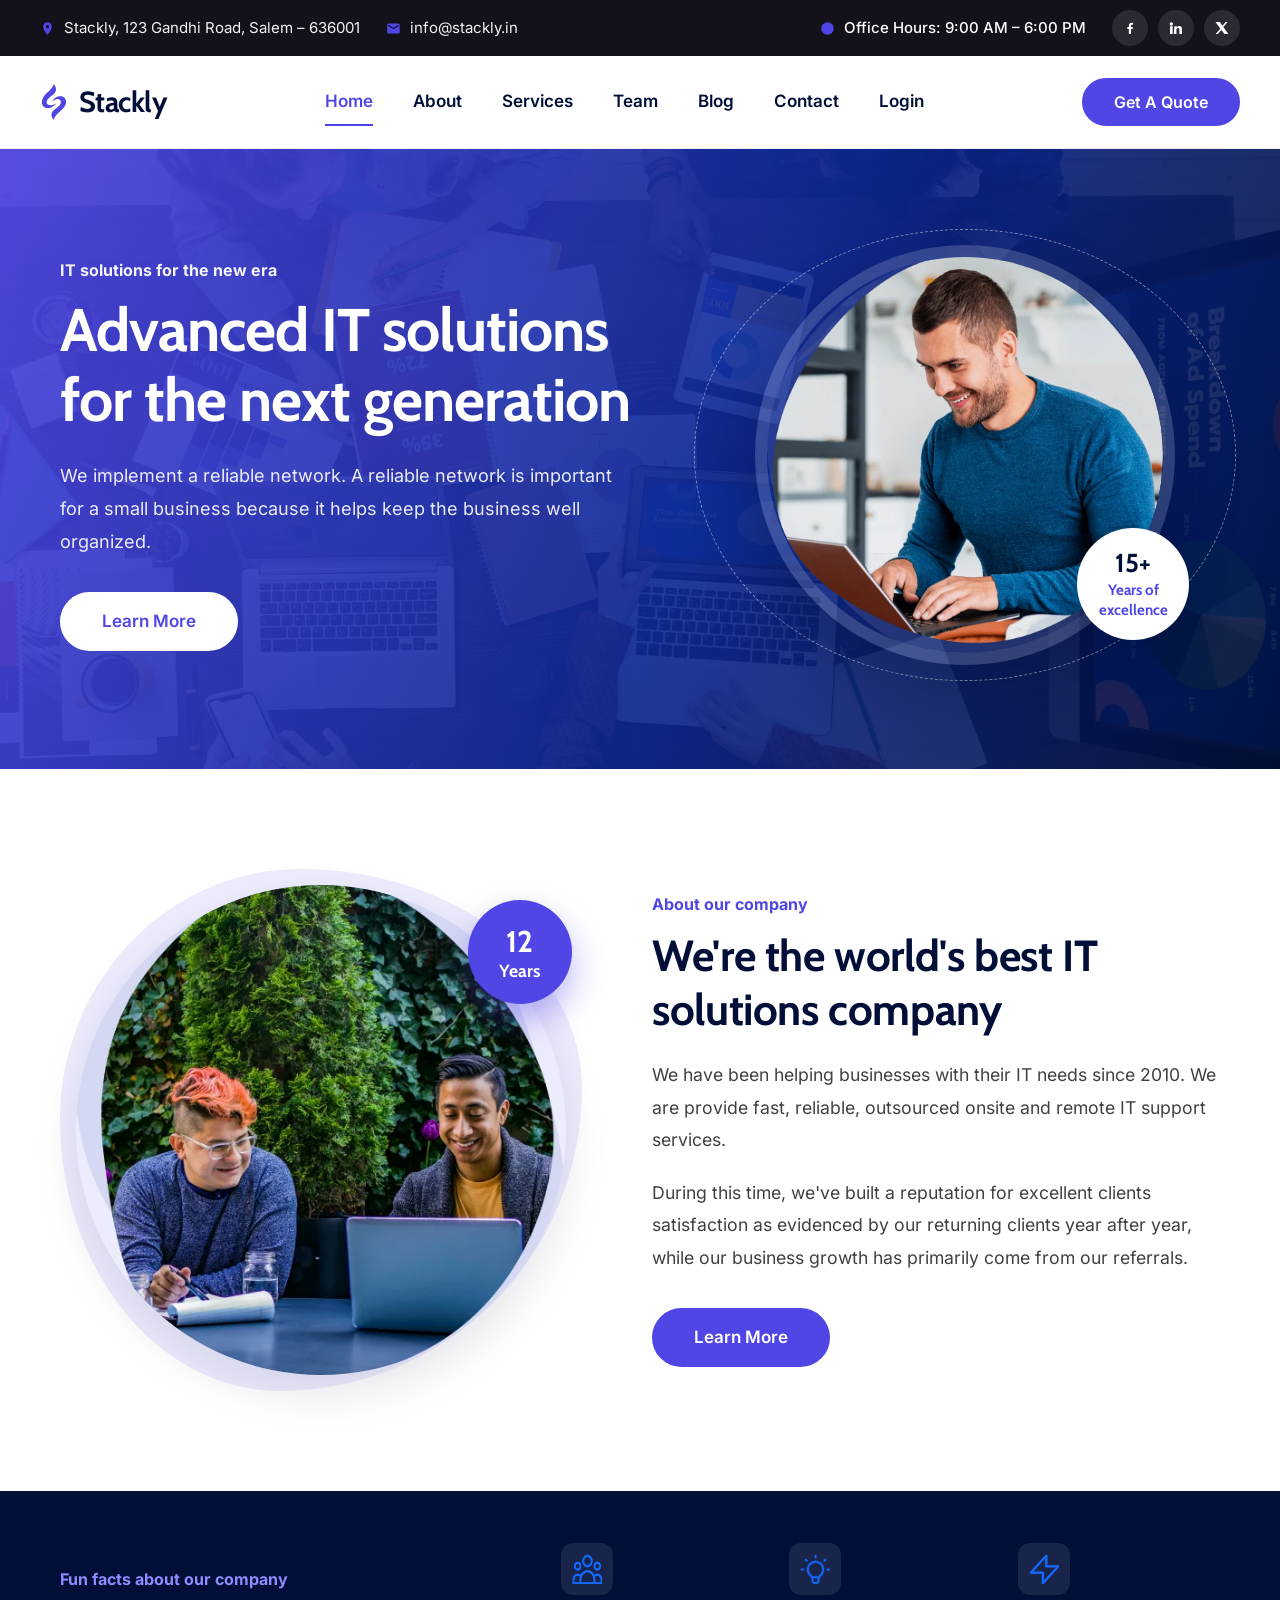
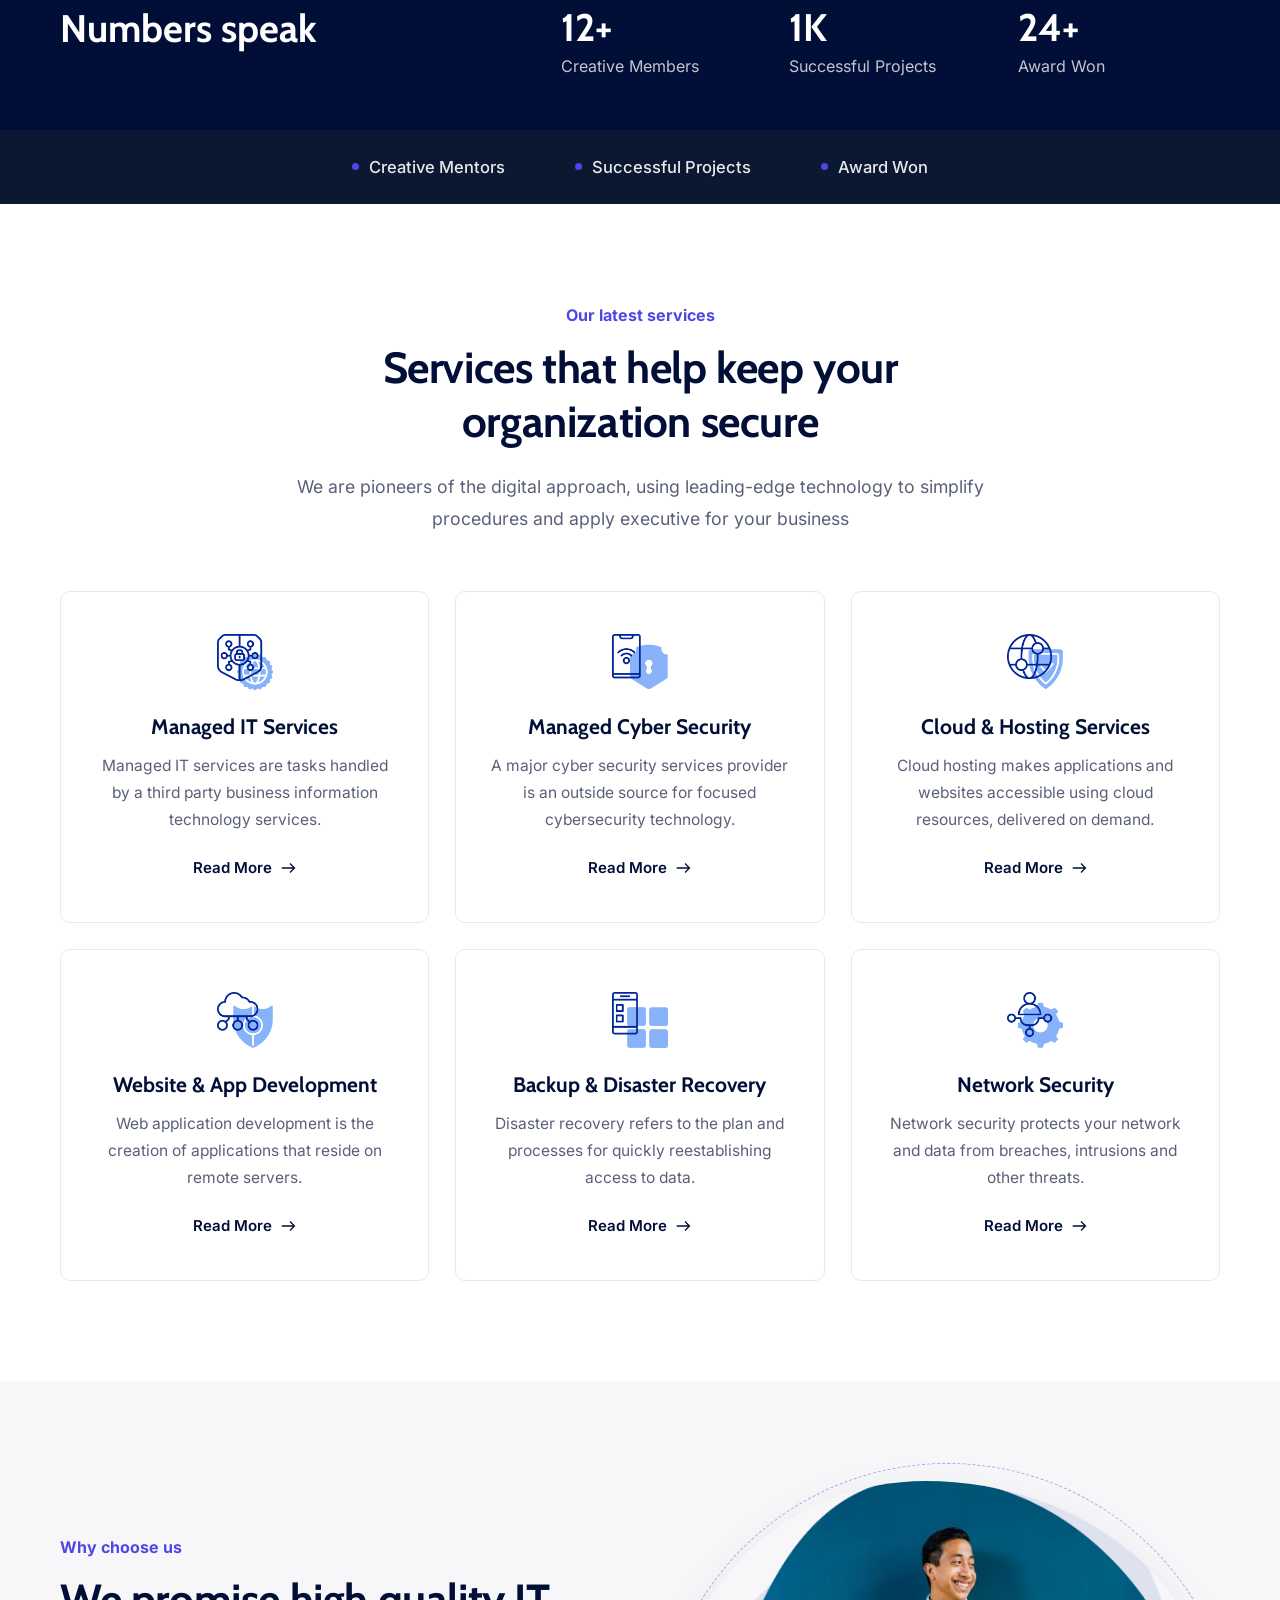
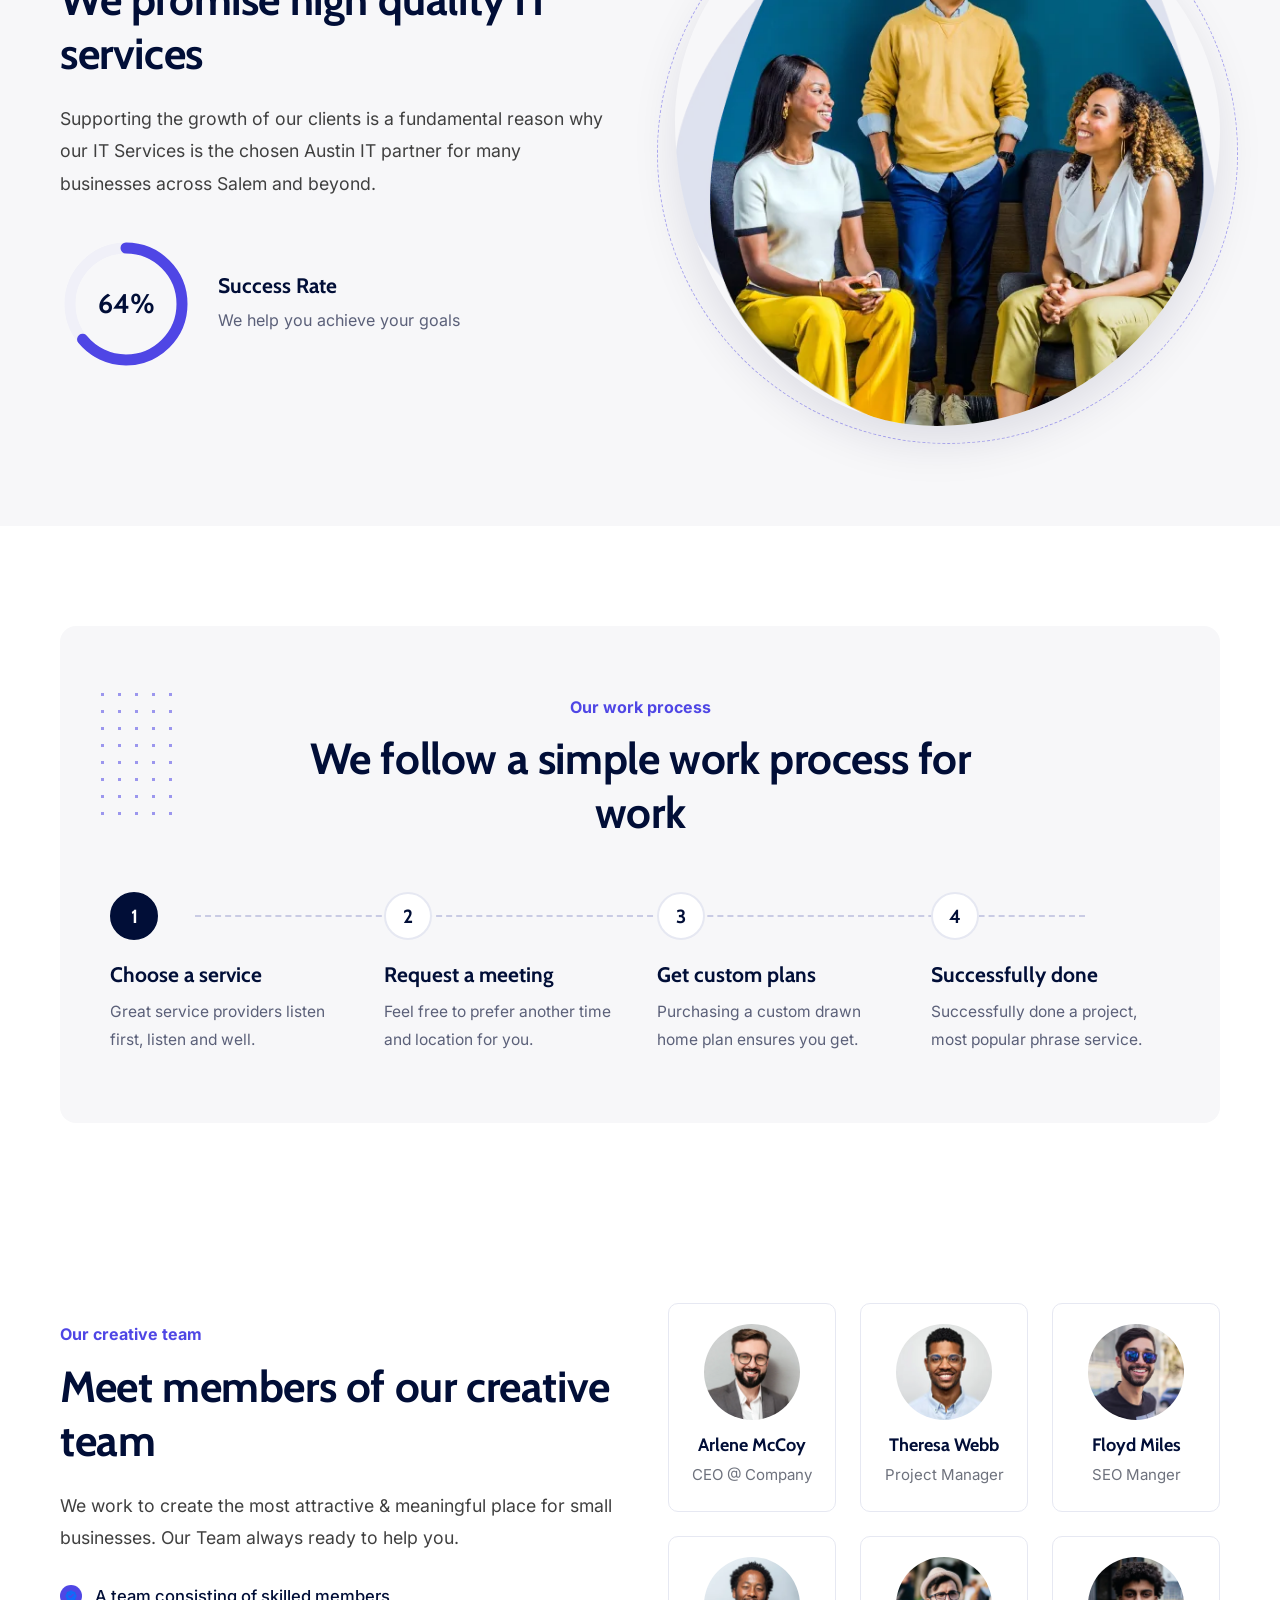
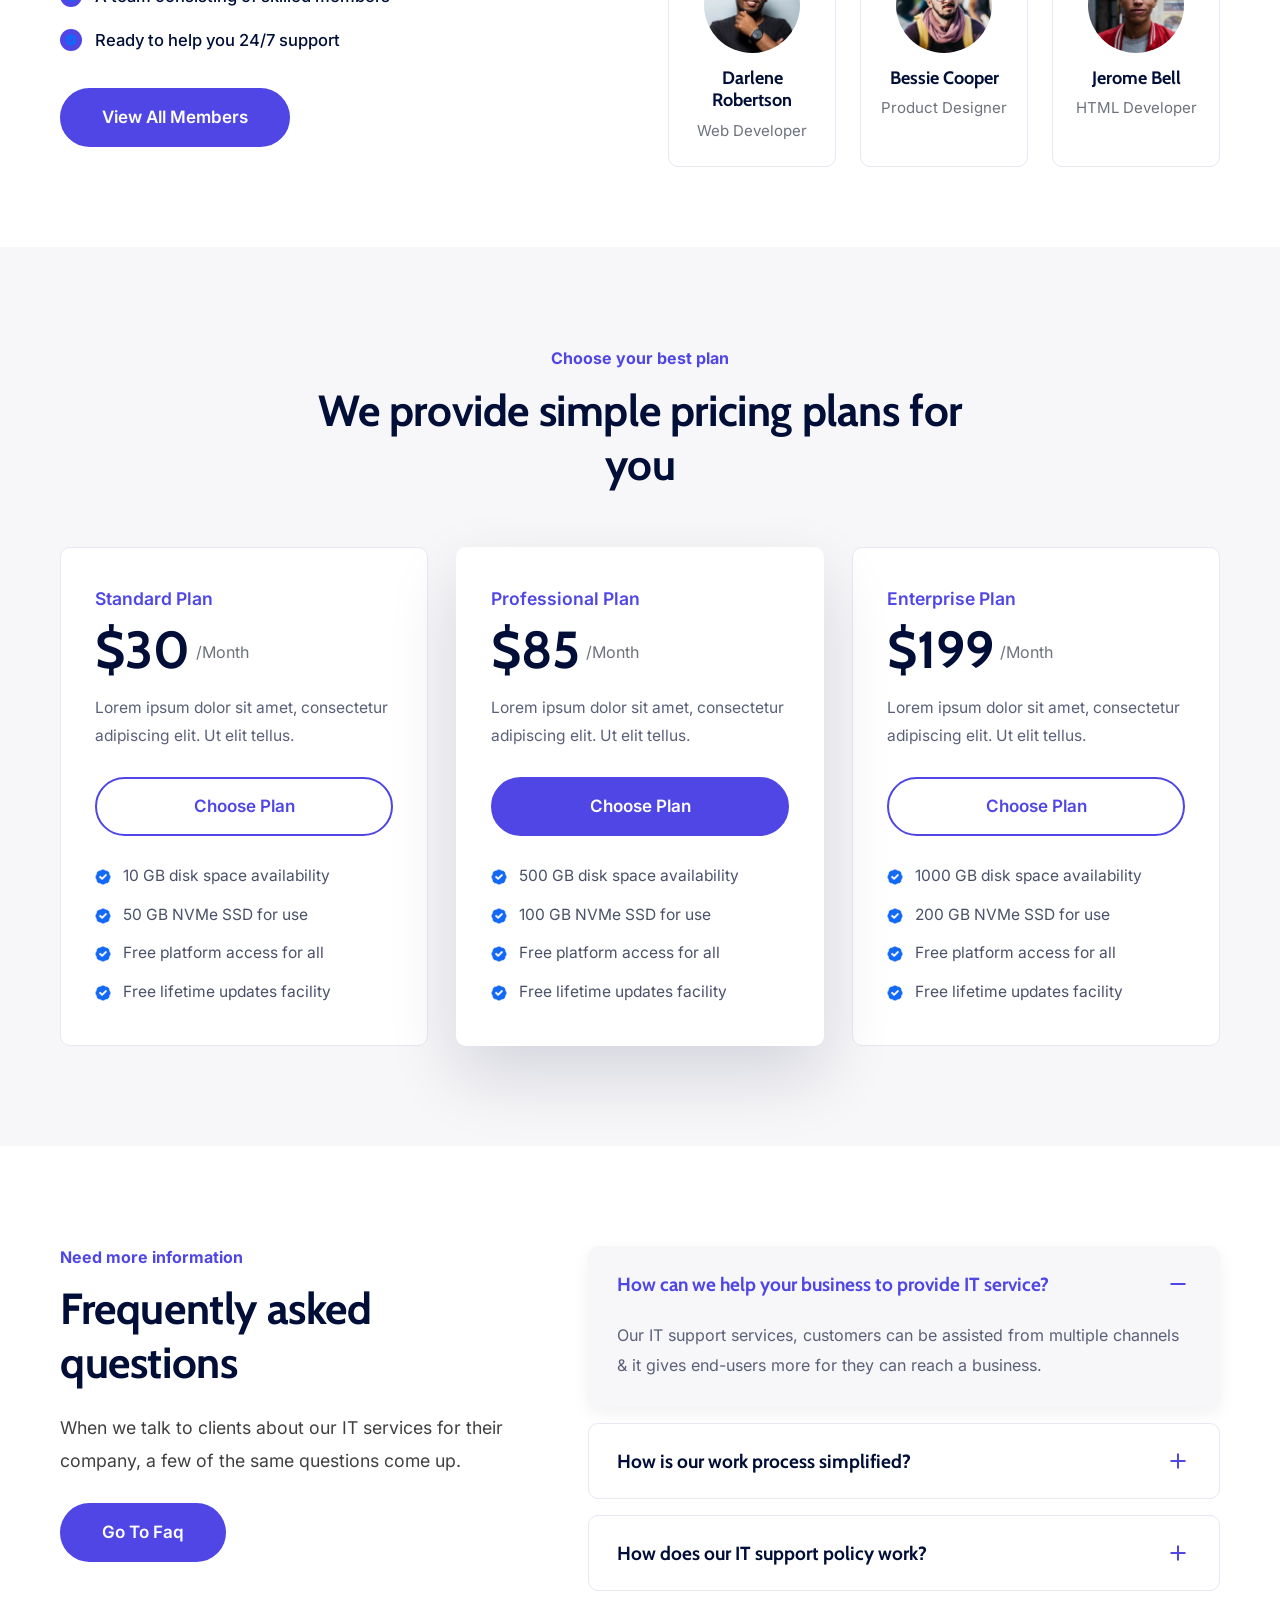
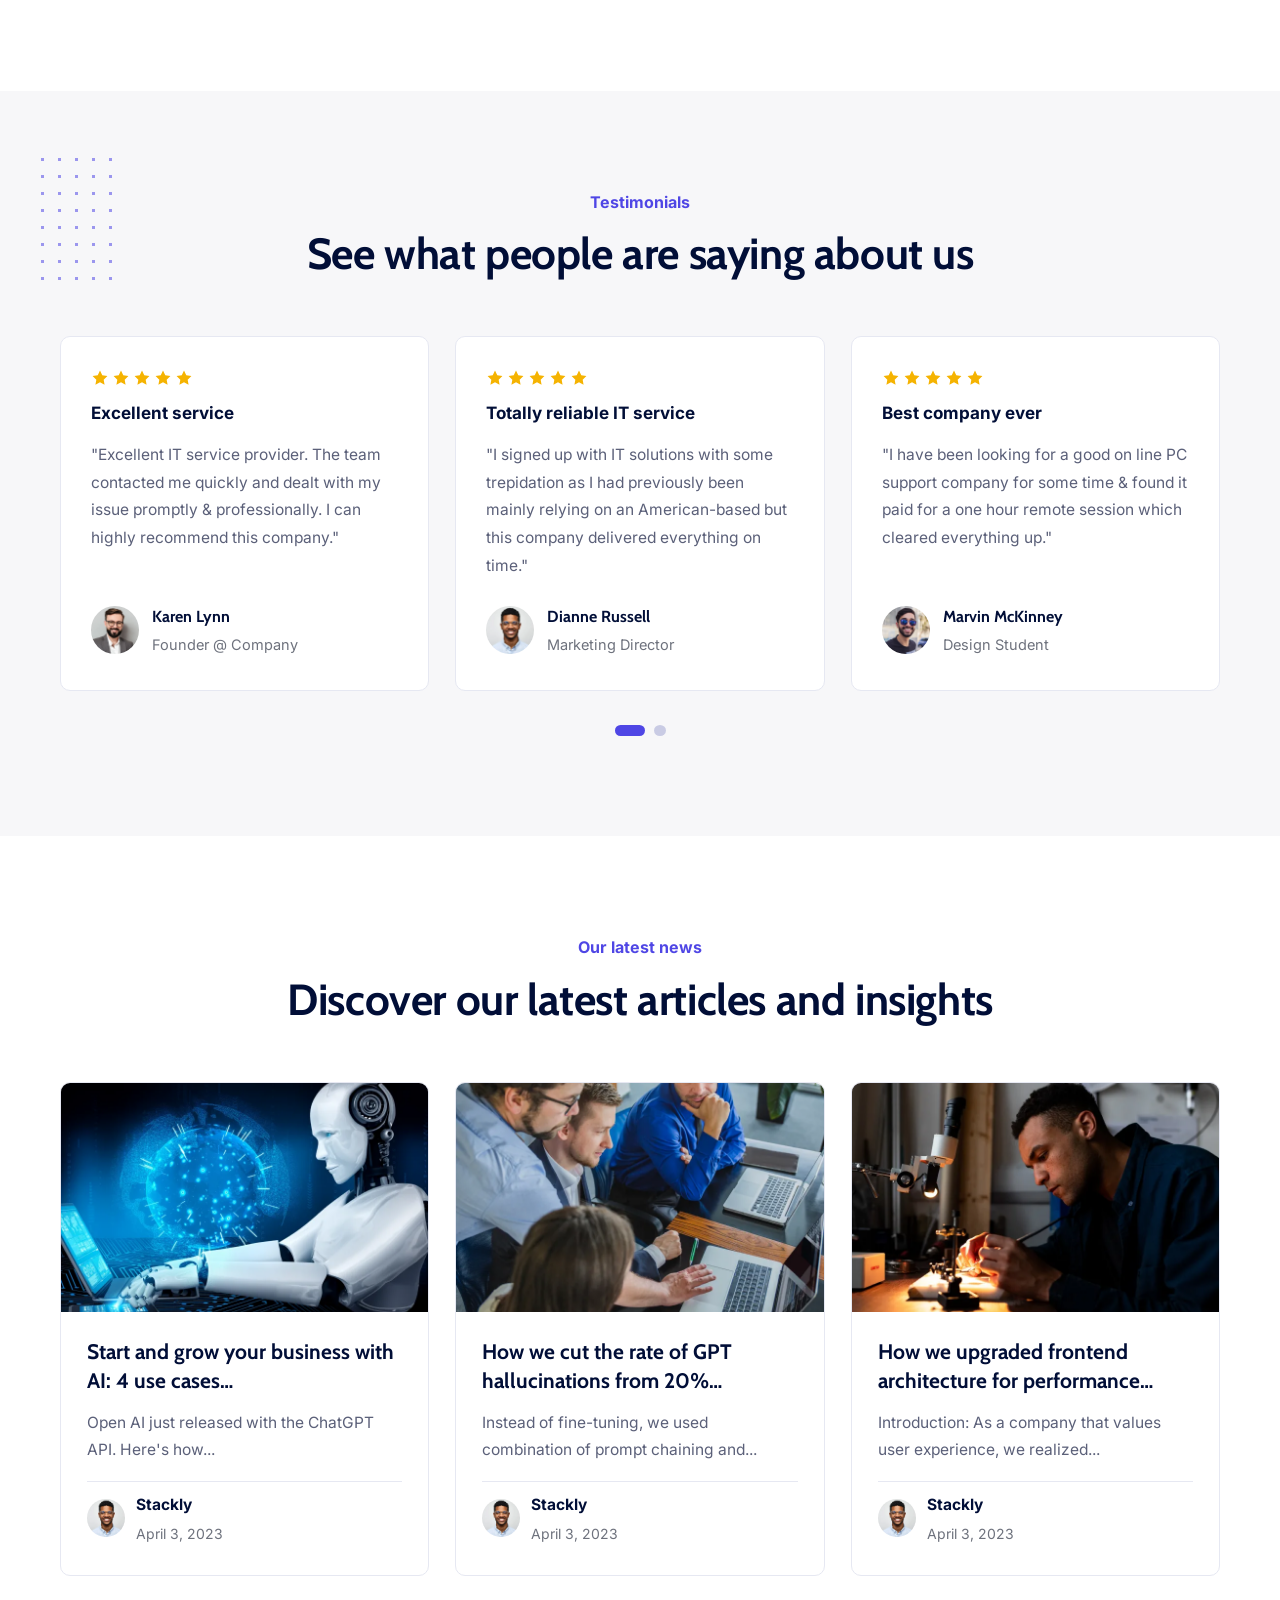
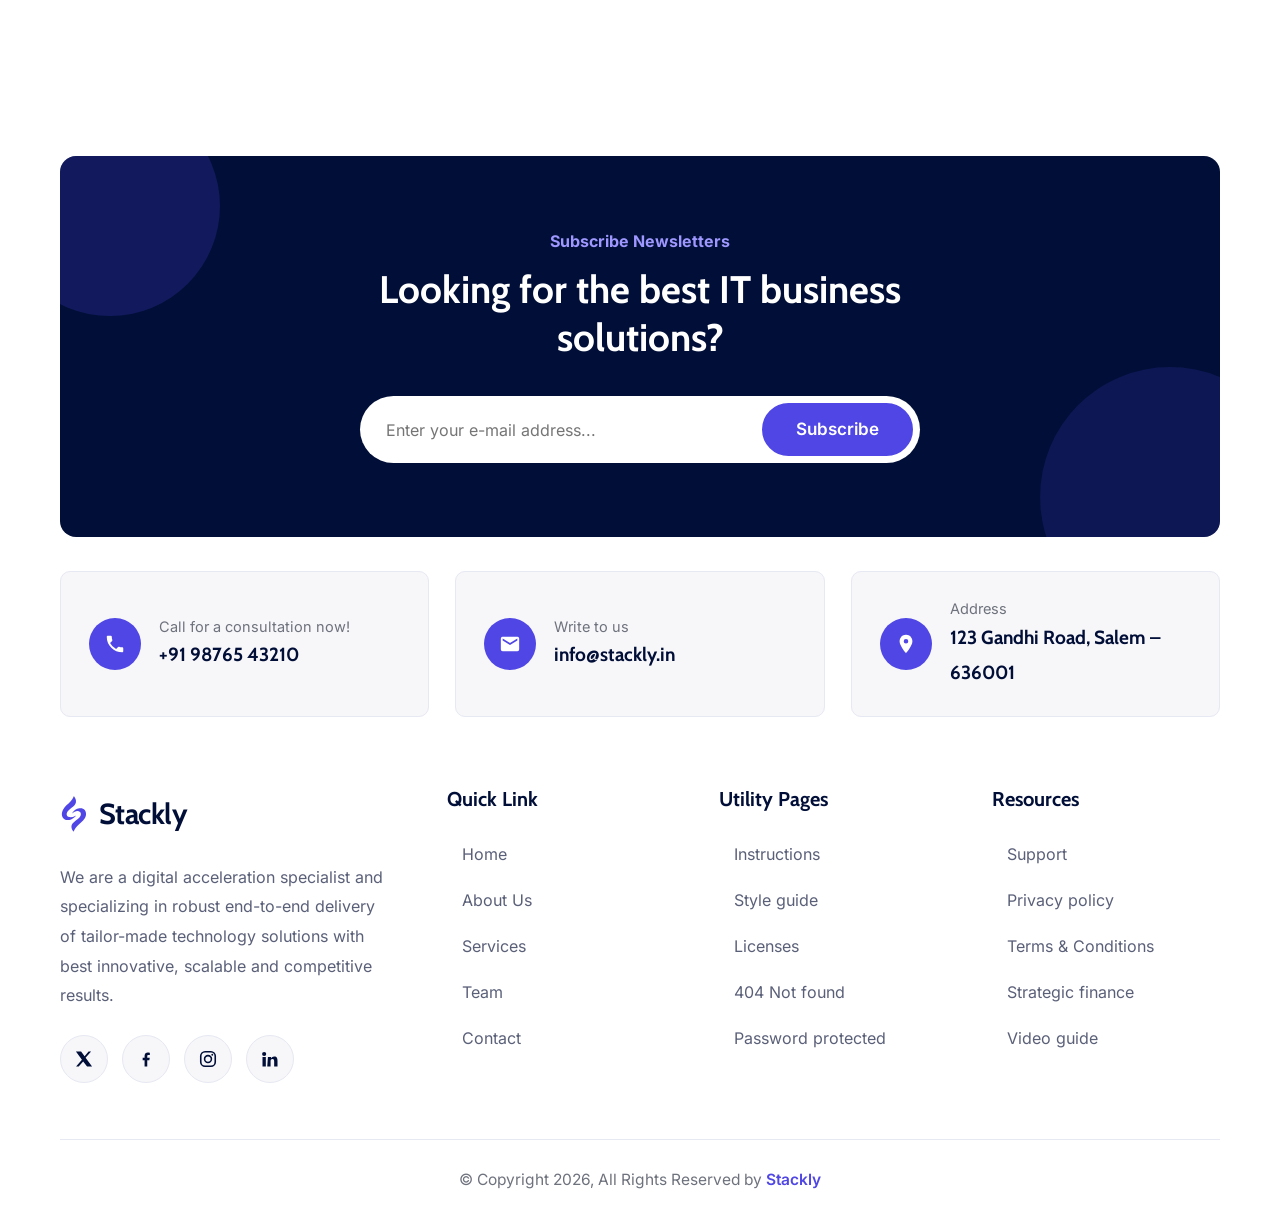
<file: index.html>
﻿<!DOCTYPE html>
<html lang="en">
<head>
<meta charset="UTF-8">
<meta name="viewport" content="width=device-width, initial-scale=1">
<title>Stackly – IT Services &amp; Solutions Company, Salem</title>
<meta name="description" content="Stackly is a Salem based IT services company offering managed IT services, cyber security, cloud &amp; hosting, web &amp; app development and IT support for businesses.">
<link rel="icon" href="assets/img/logo.svg" type="image/svg+xml">
<link rel="stylesheet" href="assets/fonts.css">
<link rel="stylesheet" href="css/style.css">
</head>
<body>

<!-- ============ PRELOADER ============ -->
<div class="preloader" id="preloader" aria-hidden="true">
  <svg class="pre-curtain" viewBox="0 0 1000 1000" preserveAspectRatio="none" aria-hidden="true">
    <path d="M0,1005S175,995,500,995s500,5,500,5V0H0Z"></path>
  </svg>
  <div class="pre-inner">
    <div class="pre-brand"><img src="assets/img/logo.svg" alt=""><span>Stackly</span></div>
    <div class="load-text"><span>L</span><span>o</span><span>a</span><span>d</span><span>i</span><span>n</span><span>g</span></div>
  </div>
</div>

<!-- ============ HEADER ============ -->
<header class="site-header" data-sticky>
  <div class="topbar">
    <div class="container topbar-inner">
      <div class="topbar-left">
        <span class="tb-item hide-sm">
          <svg viewBox="0 0 24 24"><path d="M12 2C8.1 2 5 5.1 5 9c0 5.2 7 13 7 13s7-7.8 7-13c0-3.9-3.1-7-7-7zm0 9.5A2.5 2.5 0 1 1 14.5 9 2.5 2.5 0 0 1 12 11.5z"/></svg>
          Stackly, 123 Gandhi Road, Salem – 636001
        </span>
        <span class="tb-item hide-sm">
          <svg viewBox="0 0 24 24"><path d="M20 4H4a2 2 0 0 0-2 2v12a2 2 0 0 0 2 2h16a2 2 0 0 0 2-2V6a2 2 0 0 0-2-2zm0 4.2-8 5-8-5V6l8 5 8-5z"/></svg>
          <a href="mailto:info@stackly.in">info@stackly.in</a>
        </span>
      </div>
      <div class="topbar-right">
        <span class="tb-hours">
          <svg viewBox="0 0 24 24"><path d="M12 2a10 10 0 1 0 0 20 10 10 0 0 0 0-20zm1 10.6V6h-2v7.4l5.2 3.1 1-1.7-4.2-2.2z"/></svg>
          Office Hours: 9:00 AM – 6:00 PM
        </span>
        <div class="socials">
          <a href="#" aria-label="Facebook"><svg viewBox="0 0 24 24"><path d="M13.5 21v-7.5H16l.5-3h-3V8.6c0-.9.3-1.5 1.6-1.5h1.5V4.4A22 22 0 0 0 14.3 4.3c-2.4 0-4 1.4-4 4.1v2.1H8v3h2.3V21z"/></svg></a>
          <a href="#" aria-label="LinkedIn"><svg viewBox="0 0 24 24"><path d="M4.98 3.5A2.5 2.5 0 1 0 5 8.5a2.5 2.5 0 0 0-.02-5zM3 9.5h4V21H3zM9.5 9.5h3.8v1.6h.05a4.2 4.2 0 0 1 3.77-2C20.4 9.1 21 11.4 21 14.4V21h-4v-5.9c0-1.4 0-3.2-2-3.2s-2.3 1.5-2.3 3.1V21h-4z"/></svg></a>
          <a href="#" aria-label="X"><svg viewBox="0 0 24 24"><path d="M17.5 3h3l-6.6 7.5L21.7 21h-6l-4.7-6.1L5.6 21H2.5l7-8L2.3 3h6.2l4.2 5.6z"/></svg></a>
        </div>
      </div>
    </div>
  </div>

  <div class="container header-inner">
    <a class="brand" href="index.html">
      <img src="assets/img/logo.svg" alt="Stackly logo">
      <span>Stackly</span>
    </a>
    <nav>
      <ul class="main-menu">
        <li><a href="index.html">Home</a></li>
        <li><a href="about.html">About</a></li>
        <li><a href="services.html">Services</a></li>
        <li><a href="team.html">Team</a></li>
        <li><a href="blog.html">Blog</a></li>
        <li><a href="contact.html">Contact</a></li>
        <li><a href="login.html">Login</a></li>
      </ul>
    </nav>
    <div class="header-cta">
      <a class="btn btn-primary btn-sm" href="contact.html">Get A Quote</a>
      <button class="nav-toggle" aria-label="Toggle menu" aria-expanded="false"><span></span></button>
    </div>
  </div>

  <div class="mobile-nav">
    <ul>
      <li><a href="index.html">Home</a></li>
      <li><a href="about.html">About</a></li>
      <li><a href="services.html">Services</a></li>
      <li><a href="team.html">Team</a></li>
      <li><a href="blog.html">Blog</a></li>
      <li><a href="contact.html">Contact</a></li>
      <li><a href="login.html">Login</a></li>
    </ul>
    <a class="btn btn-primary" href="contact.html">Get A Quote</a>
  </div>
</header>

<main>

<!-- ============ HERO ============ -->
<section class="home-hero">
  <div class="container">
    <div class="hero-grid">
      <div class="hero-copy">
        <span class="sec-label">IT solutions for the new era</span>
        <h1>Advanced IT solutions for the next generation</h1>
        <p>We implement a reliable network. A reliable network is important for a small business because it helps keep the business well organized.</p>
        <a href="about.html" class="btn btn-white">Learn More</a>
      </div>
      <div class="hero-media">
        <span class="ring"></span>
        <img class="photo" src="assets/img/hero-thumb01.webp" alt="Stackly IT engineer at work">
        <div class="hero-badge"><span><b>15+</b>Years of<br>excellence</span></div>
      </div>
    </div>
  </div>
</section>

<!-- ============ ABOUT ============ -->
<section class="section">
  <div class="container">
    <div class="about-grid">
      <div class="about-media reveal">
        <span class="blob"></span>
        <img src="assets/img/img35.webp" alt="Stackly team working together">
        <div class="badge"><span><b>12</b>Years</span></div>
      </div>
      <div class="about-copy reveal">
        <span class="sec-label">About our company</span>
        <h2 class="sec-title">We're the world's best IT solutions company</h2>
        <p>We have been helping businesses with their IT needs since 2010. We are provide fast, reliable, outsourced onsite and remote IT support services.</p>
        <p>During this time, we've built a reputation for excellent clients satisfaction as evidenced by our returning clients year after year, while our business growth has primarily come from our referrals.</p>
        <a href="about.html" class="btn btn-primary">Learn More</a>
      </div>
    </div>
  </div>
</section>

<!-- ============ STATS BAND ============ -->
<section class="stats-band">
  <div class="container">
    <div class="stats-inner">
      <div>
        <span class="sec-label">Fun facts about our company</span>
        <h2>Numbers speak</h2>
      </div>
      <div class="stats-list">
        <div class="stat">
          <span class="ic"><img src="assets/img/c_icon01.webp" alt=""></span>
          <span class="num" data-count="12" data-suffix="+">0+</span>
          <span class="lbl">Creative Members</span>
        </div>
        <div class="stat">
          <span class="ic"><img src="assets/img/c_icon02.webp" alt=""></span>
          <span class="num" data-count="1" data-suffix="K">0K</span>
          <span class="lbl">Successful Projects</span>
        </div>
        <div class="stat">
          <span class="ic"><img src="assets/img/c_icon03.webp" alt=""></span>
          <span class="num" data-count="24" data-suffix="+">0+</span>
          <span class="lbl">Award Won</span>
        </div>
      </div>
    </div>
  </div>
</section>

<div class="strip">
  <div class="container strip-inner">
    <span>Creative Mentors</span>
    <span>Successful Projects</span>
    <span>Award Won</span>
  </div>
</div>

<!-- ============ SERVICES ============ -->
<section class="section">
  <div class="container">
    <div class="center-head reveal">
      <span class="sec-label">Our latest services</span>
      <h2 class="sec-title">Services that help keep your organization secure</h2>
      <p class="sec-sub">We are pioneers of the digital approach, using leading-edge technology to simplify procedures and apply executive for your business</p>
    </div>
    <div class="services-grid">
      <article class="service-card reveal">
        <span class="ic"><img src="assets/img/s_icon01.webp" alt=""></span>
        <h3>Managed IT Services</h3>
        <p>Managed IT services are tasks handled by a third party business information technology services.</p>
        <a href="services.html" class="link-more">Read More <svg viewBox="0 0 20 14"><path d="M1 7h16M12 1l6 6-6 6"/></svg></a>
      </article>
      <article class="service-card reveal">
        <span class="ic"><img src="assets/img/s_icon02.webp" alt=""></span>
        <h3>Managed Cyber Security</h3>
        <p>A major cyber security services provider is an outside source for focused cybersecurity technology.</p>
        <a href="services.html" class="link-more">Read More <svg viewBox="0 0 20 14"><path d="M1 7h16M12 1l6 6-6 6"/></svg></a>
      </article>
      <article class="service-card reveal">
        <span class="ic"><img src="assets/img/s_icon03.webp" alt=""></span>
        <h3>Cloud &amp; Hosting Services</h3>
        <p>Cloud hosting makes applications and websites accessible using cloud resources, delivered on demand.</p>
        <a href="services.html" class="link-more">Read More <svg viewBox="0 0 20 14"><path d="M1 7h16M12 1l6 6-6 6"/></svg></a>
      </article>
      <article class="service-card reveal">
        <span class="ic"><img src="assets/img/s_icon04.webp" alt=""></span>
        <h3>Website &amp; App Development</h3>
        <p>Web application development is the creation of applications that reside on remote servers.</p>
        <a href="services.html" class="link-more">Read More <svg viewBox="0 0 20 14"><path d="M1 7h16M12 1l6 6-6 6"/></svg></a>
      </article>
      <article class="service-card reveal">
        <span class="ic"><img src="assets/img/s_icon05.webp" alt=""></span>
        <h3>Backup &amp; Disaster Recovery</h3>
        <p>Disaster recovery refers to the plan and processes for quickly reestablishing access to data.</p>
        <a href="services.html" class="link-more">Read More <svg viewBox="0 0 20 14"><path d="M1 7h16M12 1l6 6-6 6"/></svg></a>
      </article>
      <article class="service-card reveal">
        <span class="ic"><img src="assets/img/s_icon06.webp" alt=""></span>
        <h3>Network Security</h3>
        <p>Network security protects your network and data from breaches, intrusions and other threats.</p>
        <a href="services.html" class="link-more">Read More <svg viewBox="0 0 20 14"><path d="M1 7h16M12 1l6 6-6 6"/></svg></a>
      </article>
    </div>
  </div>
</section>

<!-- ============ WHY CHOOSE US ============ -->
<section class="section bg-light">
  <div class="container">
    <div class="choose-grid">
      <div class="reveal">
        <span class="sec-label">Why choose us</span>
        <h2 class="sec-title">We promise high quality IT services</h2>
        <p class="sec-sub">Supporting the growth of our clients is a fundamental reason why our IT Services is the chosen Austin IT partner for many businesses across Salem and beyond.</p>
        <div class="success-rate">
          <div class="gauge" data-pct="64">
            <svg width="132" height="132" viewBox="0 0 132 132">
              <circle class="track" cx="66" cy="66" r="56"></circle>
              <circle class="val" cx="66" cy="66" r="56"></circle>
            </svg>
            <b>64%</b>
          </div>
          <div>
            <h4>Success Rate</h4>
            <p>We help you achieve your goals</p>
          </div>
        </div>
      </div>
      <div class="choose-media reveal">
        <span class="ring"></span>
        <img src="assets/img/img28.webp" alt="Stackly consultants with clients">
      </div>
    </div>
  </div>
</section>

<!-- ============ WORK PROCESS ============ -->
<section class="section">
  <div class="container">
    <div class="process-wrap">
      <span class="dot-pattern"></span>
      <div class="center-head reveal" style="margin-bottom:52px">
        <span class="sec-label">Our work process</span>
        <h2 class="sec-title">We follow a simple work process for work</h2>
      </div>
      <div class="process-grid">
        <div class="step active reveal">
          <span class="n">1</span>
          <h3>Choose a service</h3>
          <p>Great service providers listen first, listen and well.</p>
        </div>
        <div class="step reveal">
          <span class="n">2</span>
          <h3>Request a meeting</h3>
          <p>Feel free to prefer another time and location for you.</p>
        </div>
        <div class="step reveal">
          <span class="n">3</span>
          <h3>Get custom plans</h3>
          <p>Purchasing a custom drawn home plan ensures you get.</p>
        </div>
        <div class="step reveal">
          <span class="n">4</span>
          <h3>Successfully done</h3>
          <p>Successfully done a project, most popular phrase service.</p>
        </div>
      </div>
    </div>
  </div>
</section>

<!-- ============ CREATIVE TEAM ============ -->
<section class="section-sm">
  <div class="container">
    <div class="choose-grid" style="gap:56px">
      <div class="reveal">
        <span class="sec-label">Our creative team</span>
        <h2 class="sec-title">Meet members of our creative team</h2>
        <p class="sec-sub">We work to create the most attractive &amp; meaningful place for small businesses. Our Team always ready to help you.</p>
        <ul class="check-list">
          <li>A team consisting of skilled members</li>
          <li>Ready to help you 24/7 support</li>
        </ul>
        <a href="team.html" class="btn btn-primary">View All Members</a>
      </div>
      <div class="crew reveal">
        <div class="member"><img src="assets/img/team1.webp" alt="Arlene McCoy"><h4>Arlene McCoy</h4><span>CEO @ Company</span></div>
        <div class="member"><img src="assets/img/team2.webp" alt="Theresa Webb"><h4>Theresa Webb</h4><span>Project Manager</span></div>
        <div class="member"><img src="assets/img/team3.webp" alt="Floyd Miles"><h4>Floyd Miles</h4><span>SEO Manger</span></div>
        <div class="member"><img src="assets/img/team4.webp" alt="Darlene Robertson"><h4>Darlene Robertson</h4><span>Web Developer</span></div>
        <div class="member"><img src="assets/img/team5.webp" alt="Bessie Cooper"><h4>Bessie Cooper</h4><span>Product Designer</span></div>
        <div class="member"><img src="assets/img/team6.webp" alt="Jerome Bell"><h4>Jerome Bell</h4><span>HTML Developer</span></div>
      </div>
    </div>
  </div>
</section>

<!-- ============ PRICING ============ -->
<section class="section bg-light">
  <div class="container">
    <div class="center-head reveal">
      <span class="sec-label">Choose your best plan</span>
      <h2 class="sec-title">We provide simple pricing plans for you</h2>
    </div>
    <div class="pricing-grid">
      <div class="price-card reveal">
        <h3>Standard Plan</h3>
        <div class="price"><b>$30</b><span>/Month</span></div>
        <p>Lorem ipsum dolor sit amet, consectetur adipiscing elit. Ut elit tellus.</p>
        <a href="contact.html" class="btn btn-outline btn-block">Choose Plan</a>
        <ul class="feat">
          <li>10 GB disk space availability</li>
          <li>50 GB NVMe SSD for use</li>
          <li>Free platform access for all</li>
          <li>Free lifetime updates facility</li>
        </ul>
      </div>
      <div class="price-card popular reveal">
        <h3>Professional Plan</h3>
        <div class="price"><b>$85</b><span>/Month</span></div>
        <p>Lorem ipsum dolor sit amet, consectetur adipiscing elit. Ut elit tellus.</p>
        <a href="contact.html" class="btn btn-primary btn-block">Choose Plan</a>
        <ul class="feat">
          <li>500 GB disk space availability</li>
          <li>100 GB NVMe SSD for use</li>
          <li>Free platform access for all</li>
          <li>Free lifetime updates facility</li>
        </ul>
      </div>
      <div class="price-card reveal">
        <h3>Enterprise Plan</h3>
        <div class="price"><b>$199</b><span>/Month</span></div>
        <p>Lorem ipsum dolor sit amet, consectetur adipiscing elit. Ut elit tellus.</p>
        <a href="contact.html" class="btn btn-outline btn-block">Choose Plan</a>
        <ul class="feat">
          <li>1000 GB disk space availability</li>
          <li>200 GB NVMe SSD for use</li>
          <li>Free platform access for all</li>
          <li>Free lifetime updates facility</li>
        </ul>
      </div>
    </div>
  </div>
</section>

<!-- ============ FAQ ============ -->
<section class="section">
  <div class="container">
    <div class="faq-grid">
      <div class="reveal">
        <span class="sec-label">Need more information</span>
        <h2 class="sec-title">Frequently asked questions</h2>
        <p class="sec-sub">When we talk to clients about our IT services for their company, a few of the same questions come up.</p>
        <a href="contact.html" class="btn btn-primary" style="margin-top:26px">Go To Faq</a>
      </div>
      <div class="faq-list reveal">
        <div class="faq-item active">
          <button class="faq-q" type="button">How can we help your business to provide IT service?<span class="ico"></span></button>
          <div class="faq-a"><p>Our IT support services, customers can be assisted from multiple channels &amp; it gives end-users more for they can reach a business.</p></div>
        </div>
        <div class="faq-item">
          <button class="faq-q" type="button">How is our work process simplified?<span class="ico"></span></button>
          <div class="faq-a"><p>We start with a discovery call, map your current stack, then deliver a step-by-step plan with fixed timelines and transparent pricing.</p></div>
        </div>
        <div class="faq-item">
          <button class="faq-q" type="button">How does our IT support policy work?<span class="ico"></span></button>
          <div class="faq-a"><p>Our Salem based helpdesk is available 24/7 with response SLAs from 15 minutes, covering monitoring, patching, backups and on-site visits.</p></div>
        </div>
      </div>
    </div>
  </div>
</section>

<!-- ============ TESTIMONIALS ============ -->
<section class="section bg-light">
  <div class="container">
    <span class="dot-pattern"></span>
    <div class="center-head reveal">
      <span class="sec-label">Testimonials</span>
      <h2 class="sec-title">See what people are saying about us</h2>
    </div>
    <div class="testi-wrap reveal" data-slider>
      <div class="testi-track">
        <div class="testi-page">
          <article class="testi">
            <div class="stars"><svg viewBox="0 0 24 24"><path d="M12 2l3 6.3 6.9 1-5 4.9 1.2 6.8L12 17.8 5.9 21l1.2-6.8-5-4.9 6.9-1z"/></svg><svg viewBox="0 0 24 24"><path d="M12 2l3 6.3 6.9 1-5 4.9 1.2 6.8L12 17.8 5.9 21l1.2-6.8-5-4.9 6.9-1z"/></svg><svg viewBox="0 0 24 24"><path d="M12 2l3 6.3 6.9 1-5 4.9 1.2 6.8L12 17.8 5.9 21l1.2-6.8-5-4.9 6.9-1z"/></svg><svg viewBox="0 0 24 24"><path d="M12 2l3 6.3 6.9 1-5 4.9 1.2 6.8L12 17.8 5.9 21l1.2-6.8-5-4.9 6.9-1z"/></svg><svg viewBox="0 0 24 24"><path d="M12 2l3 6.3 6.9 1-5 4.9 1.2 6.8L12 17.8 5.9 21l1.2-6.8-5-4.9 6.9-1z"/></svg></div>
            <h4>Excellent service</h4>
            <p>"Excellent IT service provider. The team contacted me quickly and dealt with my issue promptly &amp; professionally. I can highly recommend this company."</p>
            <div class="who"><img src="assets/img/team1.webp" alt=""><span><b>Karen Lynn</b><span>Founder @ Company</span></span></div>
          </article>
          <article class="testi">
            <div class="stars"><svg viewBox="0 0 24 24"><path d="M12 2l3 6.3 6.9 1-5 4.9 1.2 6.8L12 17.8 5.9 21l1.2-6.8-5-4.9 6.9-1z"/></svg><svg viewBox="0 0 24 24"><path d="M12 2l3 6.3 6.9 1-5 4.9 1.2 6.8L12 17.8 5.9 21l1.2-6.8-5-4.9 6.9-1z"/></svg><svg viewBox="0 0 24 24"><path d="M12 2l3 6.3 6.9 1-5 4.9 1.2 6.8L12 17.8 5.9 21l1.2-6.8-5-4.9 6.9-1z"/></svg><svg viewBox="0 0 24 24"><path d="M12 2l3 6.3 6.9 1-5 4.9 1.2 6.8L12 17.8 5.9 21l1.2-6.8-5-4.9 6.9-1z"/></svg><svg viewBox="0 0 24 24"><path d="M12 2l3 6.3 6.9 1-5 4.9 1.2 6.8L12 17.8 5.9 21l1.2-6.8-5-4.9 6.9-1z"/></svg></div>
            <h4>Totally reliable IT service</h4>
            <p>"I signed up with IT solutions with some trepidation as I had previously been mainly relying on an American-based but this company delivered everything on time."</p>
            <div class="who"><img src="assets/img/team2.webp" alt=""><span><b>Dianne Russell</b><span>Marketing Director</span></span></div>
          </article>
          <article class="testi">
            <div class="stars"><svg viewBox="0 0 24 24"><path d="M12 2l3 6.3 6.9 1-5 4.9 1.2 6.8L12 17.8 5.9 21l1.2-6.8-5-4.9 6.9-1z"/></svg><svg viewBox="0 0 24 24"><path d="M12 2l3 6.3 6.9 1-5 4.9 1.2 6.8L12 17.8 5.9 21l1.2-6.8-5-4.9 6.9-1z"/></svg><svg viewBox="0 0 24 24"><path d="M12 2l3 6.3 6.9 1-5 4.9 1.2 6.8L12 17.8 5.9 21l1.2-6.8-5-4.9 6.9-1z"/></svg><svg viewBox="0 0 24 24"><path d="M12 2l3 6.3 6.9 1-5 4.9 1.2 6.8L12 17.8 5.9 21l1.2-6.8-5-4.9 6.9-1z"/></svg><svg viewBox="0 0 24 24"><path d="M12 2l3 6.3 6.9 1-5 4.9 1.2 6.8L12 17.8 5.9 21l1.2-6.8-5-4.9 6.9-1z"/></svg></div>
            <h4>Best company ever</h4>
            <p>"I have been looking for a good on line PC support company for some time &amp; found it paid for a one hour remote session which cleared everything up."</p>
            <div class="who"><img src="assets/img/team3.webp" alt=""><span><b>Marvin McKinney</b><span>Design Student</span></span></div>
          </article>
        </div>
        <div class="testi-page">
          <article class="testi">
            <div class="stars"><svg viewBox="0 0 24 24"><path d="M12 2l3 6.3 6.9 1-5 4.9 1.2 6.8L12 17.8 5.9 21l1.2-6.8-5-4.9 6.9-1z"/></svg><svg viewBox="0 0 24 24"><path d="M12 2l3 6.3 6.9 1-5 4.9 1.2 6.8L12 17.8 5.9 21l1.2-6.8-5-4.9 6.9-1z"/></svg><svg viewBox="0 0 24 24"><path d="M12 2l3 6.3 6.9 1-5 4.9 1.2 6.8L12 17.8 5.9 21l1.2-6.8-5-4.9 6.9-1z"/></svg><svg viewBox="0 0 24 24"><path d="M12 2l3 6.3 6.9 1-5 4.9 1.2 6.8L12 17.8 5.9 21l1.2-6.8-5-4.9 6.9-1z"/></svg><svg viewBox="0 0 24 24"><path d="M12 2l3 6.3 6.9 1-5 4.9 1.2 6.8L12 17.8 5.9 21l1.2-6.8-5-4.9 6.9-1z"/></svg></div>
            <h4>Smooth migration</h4>
            <p>"Stackly moved our entire office to a secure cloud setup over a weekend. We opened on Monday without a single minute of downtime."</p>
            <div class="who"><img src="assets/img/team4.webp" alt=""><span><b>Jenny Wilson</b><span>Retail Owner</span></span></div>
          </article>
          <article class="testi">
            <div class="stars"><svg viewBox="0 0 24 24"><path d="M12 2l3 6.3 6.9 1-5 4.9 1.2 6.8L12 17.8 5.9 21l1.2-6.8-5-4.9 6.9-1z"/></svg><svg viewBox="0 0 24 24"><path d="M12 2l3 6.3 6.9 1-5 4.9 1.2 6.8L12 17.8 5.9 21l1.2-6.8-5-4.9 6.9-1z"/></svg><svg viewBox="0 0 24 24"><path d="M12 2l3 6.3 6.9 1-5 4.9 1.2 6.8L12 17.8 5.9 21l1.2-6.8-5-4.9 6.9-1z"/></svg><svg viewBox="0 0 24 24"><path d="M12 2l3 6.3 6.9 1-5 4.9 1.2 6.8L12 17.8 5.9 21l1.2-6.8-5-4.9 6.9-1z"/></svg><svg viewBox="0 0 24 24"><path d="M12 2l3 6.3 6.9 1-5 4.9 1.2 6.8L12 17.8 5.9 21l1.2-6.8-5-4.9 6.9-1z"/></svg></div>
            <h4>True partner</h4>
            <p>"Their team understands compliance for healthcare and kept our patient data encrypted and backed up. Reporting is clear every single month."</p>
            <div class="who"><img src="assets/img/team5.webp" alt=""><span><b>Ronald Reyes</b><span>Clinic Administrator</span></span></div>
          </article>
          <article class="testi">
            <div class="stars"><svg viewBox="0 0 24 24"><path d="M12 2l3 6.3 6.9 1-5 4.9 1.2 6.8L12 17.8 5.9 21l1.2-6.8-5-4.9 6.9-1z"/></svg><svg viewBox="0 0 24 24"><path d="M12 2l3 6.3 6.9 1-5 4.9 1.2 6.8L12 17.8 5.9 21l1.2-6.8-5-4.9 6.9-1z"/></svg><svg viewBox="0 0 24 24"><path d="M12 2l3 6.3 6.9 1-5 4.9 1.2 6.8L12 17.8 5.9 21l1.2-6.8-5-4.9 6.9-1z"/></svg><svg viewBox="0 0 24 24"><path d="M12 2l3 6.3 6.9 1-5 4.9 1.2 6.8L12 17.8 5.9 21l1.2-6.8-5-4.9 6.9-1z"/></svg><svg viewBox="0 0 24 24"><path d="M12 2l3 6.3 6.9 1-5 4.9 1.2 6.8L12 17.8 5.9 21l1.2-6.8-5-4.9 6.9-1z"/></svg></div>
            <h4>Fast response</h4>
            <p>"One call and a technician was on site in Salem the same afternoon. Downtime for our billing software was under twenty minutes."</p>
            <div class="who"><img src="assets/img/team6.webp" alt=""><span><b>Devon Lane</b><span>Finance Manager</span></span></div>
          </article>
        </div>
      </div>
      <div class="dots"></div>
    </div>
  </div>
</section>

<!-- ============ BLOG ============ -->
<section class="section">
  <div class="container">
    <div class="center-head reveal">
      <span class="sec-label">Our latest news</span>
      <h2 class="sec-title">Discover our latest articles and insights</h2>
    </div>
    <div class="blog-grid">
      <article class="post-card reveal">
        <a class="thumb" href="blog.html"><img src="assets/img/blog1.webp" alt="Start and grow your business with AI"></a>
        <div class="body">
          <h3><a href="blog.html">Start and grow your business with AI: 4 use cases…</a></h3>
          <p>Open AI just released with the ChatGPT API. Here's how...</p>
          <div class="author"><img src="assets/img/team2.webp" alt=""><span><b>Stackly</b><time>April 3, 2023</time></span></div>
        </div>
      </article>
      <article class="post-card reveal">
        <a class="thumb" href="blog.html"><img src="assets/img/blog2.webp" alt="How we cut the rate of GPT hallucinations"></a>
        <div class="body">
          <h3><a href="blog.html">How we cut the rate of GPT hallucinations from 20%…</a></h3>
          <p>Instead of fine-tuning, we used combination of prompt chaining and...</p>
          <div class="author"><img src="assets/img/team2.webp" alt=""><span><b>Stackly</b><time>April 3, 2023</time></span></div>
        </div>
      </article>
      <article class="post-card reveal">
        <a class="thumb" href="blog.html"><img src="assets/img/blog3.webp" alt="How we upgraded frontend architecture"></a>
        <div class="body">
          <h3><a href="blog.html">How we upgraded frontend architecture for performance…</a></h3>
          <p>Introduction: As a company that values user experience, we realized...</p>
          <div class="author"><img src="assets/img/team2.webp" alt=""><span><b>Stackly</b><time>April 3, 2023</time></span></div>
        </div>
      </article>
    </div>
  </div>
</section>

<!-- ============ CTA ============ -->
<section class="section-sm">
  <div class="container">
    <div class="cta reveal">
      <span class="sec-label">Subscribe Newsletters</span>
      <h2>Looking for the best IT business solutions?</h2>
      <form class="subscribe" data-validate novalidate>
        <input type="email" placeholder="Enter your e-mail address..." aria-label="Email address" required>
        <button class="btn btn-primary" type="submit">Subscribe</button>
      </form>
      <p class="form-msg">Thanks! You are subscribed to the Stackly newsletter.</p>
    </div>
  </div>
</section>

</main>

<!-- ============ FOOTER ============ -->
<section class="container footer-cards">
  <div class="fc">
    <span class="ic"><svg viewBox="0 0 24 24"><path d="M6.6 10.8a15.6 15.6 0 0 0 6.6 6.6l2.2-2.2a1 1 0 0 1 1-.24 11.4 11.4 0 0 0 3.6.58 1 1 0 0 1 1 1V20a1 1 0 0 1-1 1A17 17 0 0 1 3 4a1 1 0 0 1 1-1h3.5a1 1 0 0 1 1 1 11.4 11.4 0 0 0 .58 3.6 1 1 0 0 1-.25 1z"/></svg></span>
    <div><span>Call for a consultation now!</span><b><a href="tel:+919876543210">+91 98765 43210</a></b></div>
  </div>
  <div class="fc">
    <span class="ic"><svg viewBox="0 0 24 24"><path d="M20 4H4a2 2 0 0 0-2 2v12a2 2 0 0 0 2 2h16a2 2 0 0 0 2-2V6a2 2 0 0 0-2-2zm0 4.2-8 5-8-5V6l8 5 8-5z"/></svg></span>
    <div><span>Write to us</span><b><a href="mailto:info@stackly.in">info@stackly.in</a></b></div>
  </div>
  <div class="fc">
    <span class="ic"><svg viewBox="0 0 24 24"><path d="M12 2C8.1 2 5 5.1 5 9c0 5.2 7 13 7 13s7-7.8 7-13c0-3.9-3.1-7-7-7zm0 9.5A2.5 2.5 0 1 1 14.5 9 2.5 2.5 0 0 1 12 11.5z"/></svg></span>
    <div><span>Address</span><b>123 Gandhi Road, Salem – 636001</b></div>
  </div>
</section>

<footer class="footer">
  <div class="container">
    <div class="footer-grid">
      <div class="footer-about">
        <a class="brand" href="index.html"><img src="assets/img/logo.svg" alt="Stackly logo"><span>Stackly</span></a>
        <p>We are a digital acceleration specialist and specializing in robust end-to-end delivery of tailor-made technology solutions with best innovative, scalable and competitive results.</p>
        <div class="socials">
          <a href="#" aria-label="X"><svg viewBox="0 0 24 24"><path d="M17.5 3h3l-6.6 7.5L21.7 21h-6l-4.7-6.1L5.6 21H2.5l7-8L2.3 3h6.2l4.2 5.6z"/></svg></a>
          <a href="#" aria-label="Facebook"><svg viewBox="0 0 24 24"><path d="M13.5 21v-7.5H16l.5-3h-3V8.6c0-.9.3-1.5 1.6-1.5h1.5V4.4A22 22 0 0 0 14.3 4.3c-2.4 0-4 1.4-4 4.1v2.1H8v3h2.3V21z"/></svg></a>
          <a href="#" aria-label="Instagram"><svg class="ig" viewBox="0 0 24 24" aria-hidden="true"><rect x="3.3" y="3.3" width="17.4" height="17.4" rx="5.2" fill="none" stroke="currentColor" stroke-width="1.9"/><circle cx="12" cy="12" r="4.1" fill="none" stroke="currentColor" stroke-width="1.9"/><circle cx="17.15" cy="6.85" r="1.15" fill="currentColor"/></svg></a>
          <a href="#" aria-label="LinkedIn"><svg viewBox="0 0 24 24"><path d="M4.98 3.5A2.5 2.5 0 1 0 5 8.5a2.5 2.5 0 0 0-.02-5zM3 9.5h4V21H3zM9.5 9.5h3.8v1.6h.05a4.2 4.2 0 0 1 3.77-2C20.4 9.1 21 11.4 21 14.4V21h-4v-5.9c0-1.4 0-3.2-2-3.2s-2.3 1.5-2.3 3.1V21h-4z"/></svg></a>
        </div>
      </div>
      <div class="fcol">
        <h3>Quick Link</h3>
        <ul>
          <li><a href="index.html">Home</a></li>
          <li><a href="about.html">About Us</a></li>
          <li><a href="services.html">Services</a></li>
          <li><a href="team.html">Team</a></li>
          <li><a href="contact.html">Contact</a></li>
        </ul>
      </div>
      <div class="fcol">
        <h3>Utility Pages</h3>
        <ul>
          <li><a href="services.html">Instructions</a></li>
          <li><a href="about.html">Style guide</a></li>
          <li><a href="about.html">Licenses</a></li>
          <li><a href="404.html">404 Not found</a></li>
          <li><a href="index.html">Password protected</a></li>
        </ul>
      </div>
      <div class="fcol">
        <h3>Resources</h3>
        <ul>
          <li><a href="contact.html">Support</a></li>
          <li><a href="contact.html">Privacy policy</a></li>
          <li><a href="contact.html">Terms &amp; Conditions</a></li>
          <li><a href="services.html">Strategic finance</a></li>
          <li><a href="blog.html">Video guide</a></li>
        </ul>
      </div>
    </div>
    <div class="copyright">© Copyright <span data-year>2026</span>, All Rights Reserved by <a href="index.html">Stackly</a></div>
  </div>
</footer>

<script src="js/security.js"></script>
<script src="js/main.js"></script>
</body>
</html>
</file>
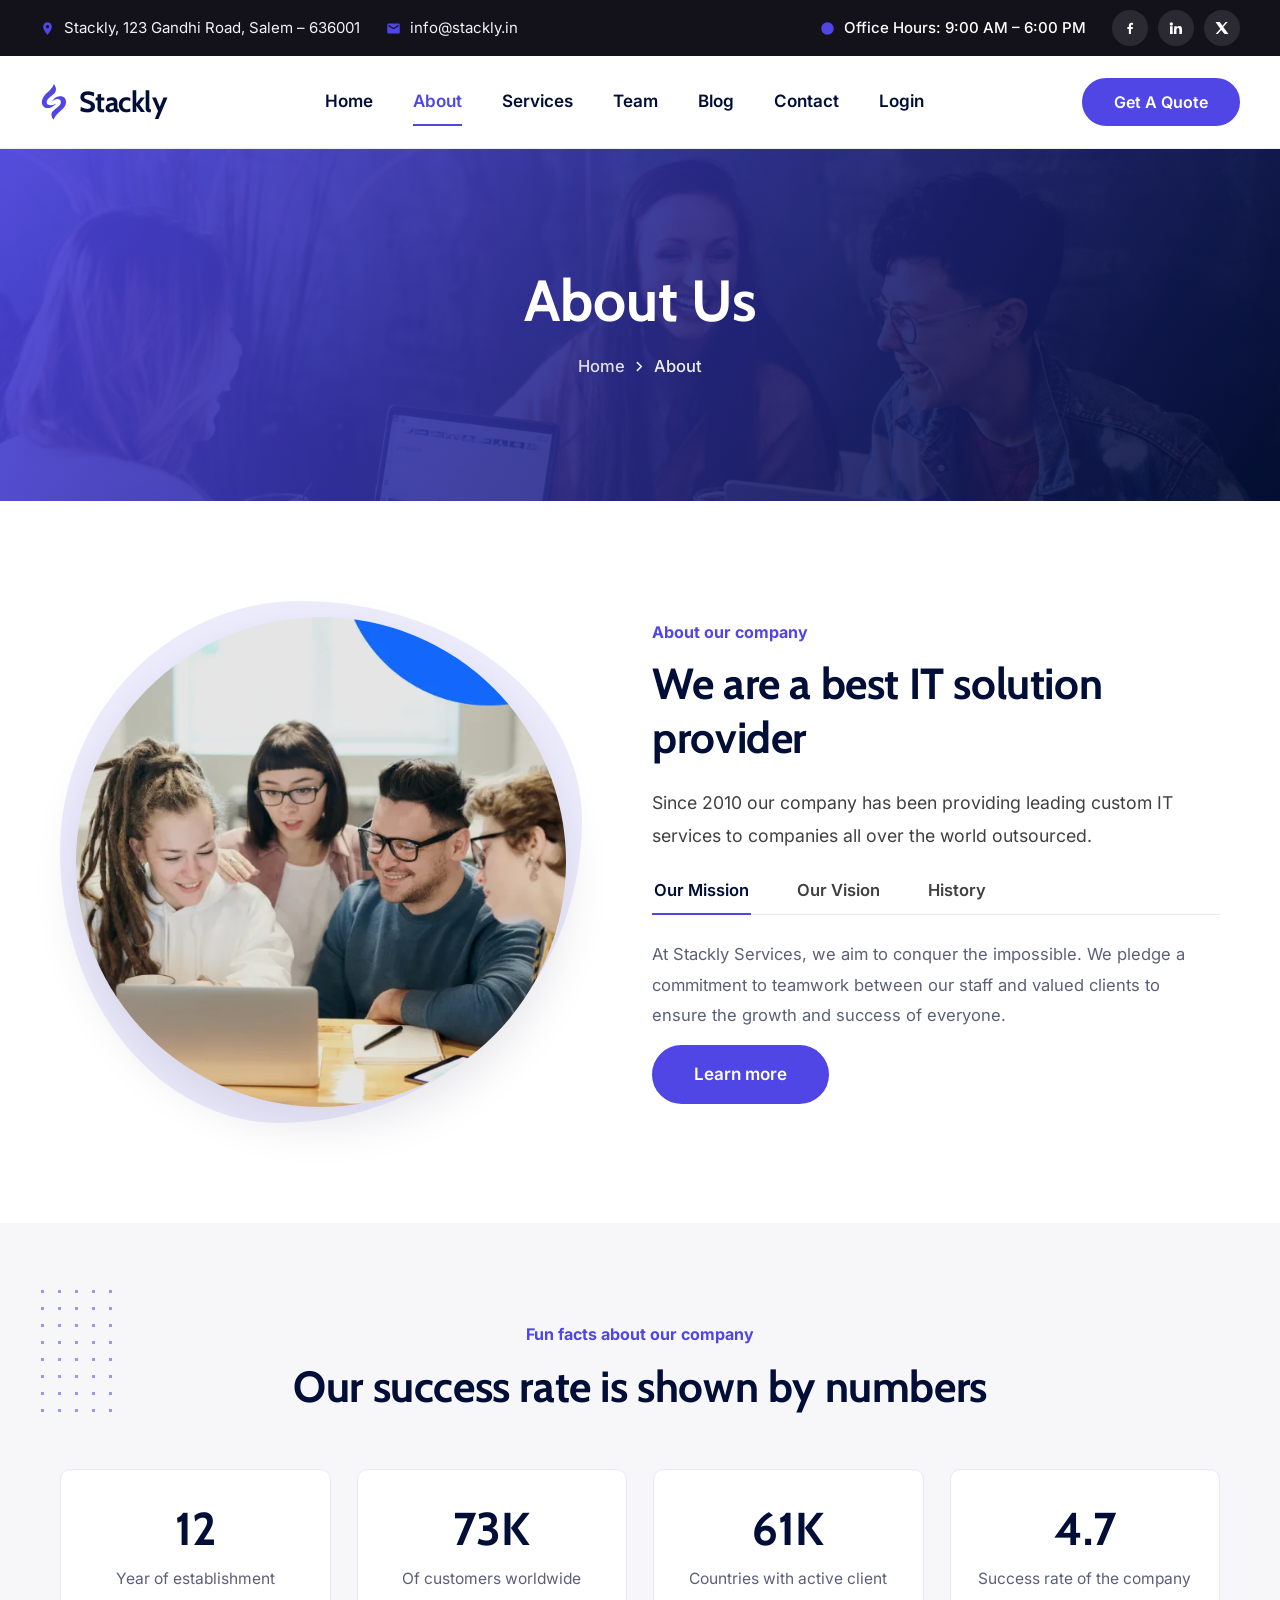
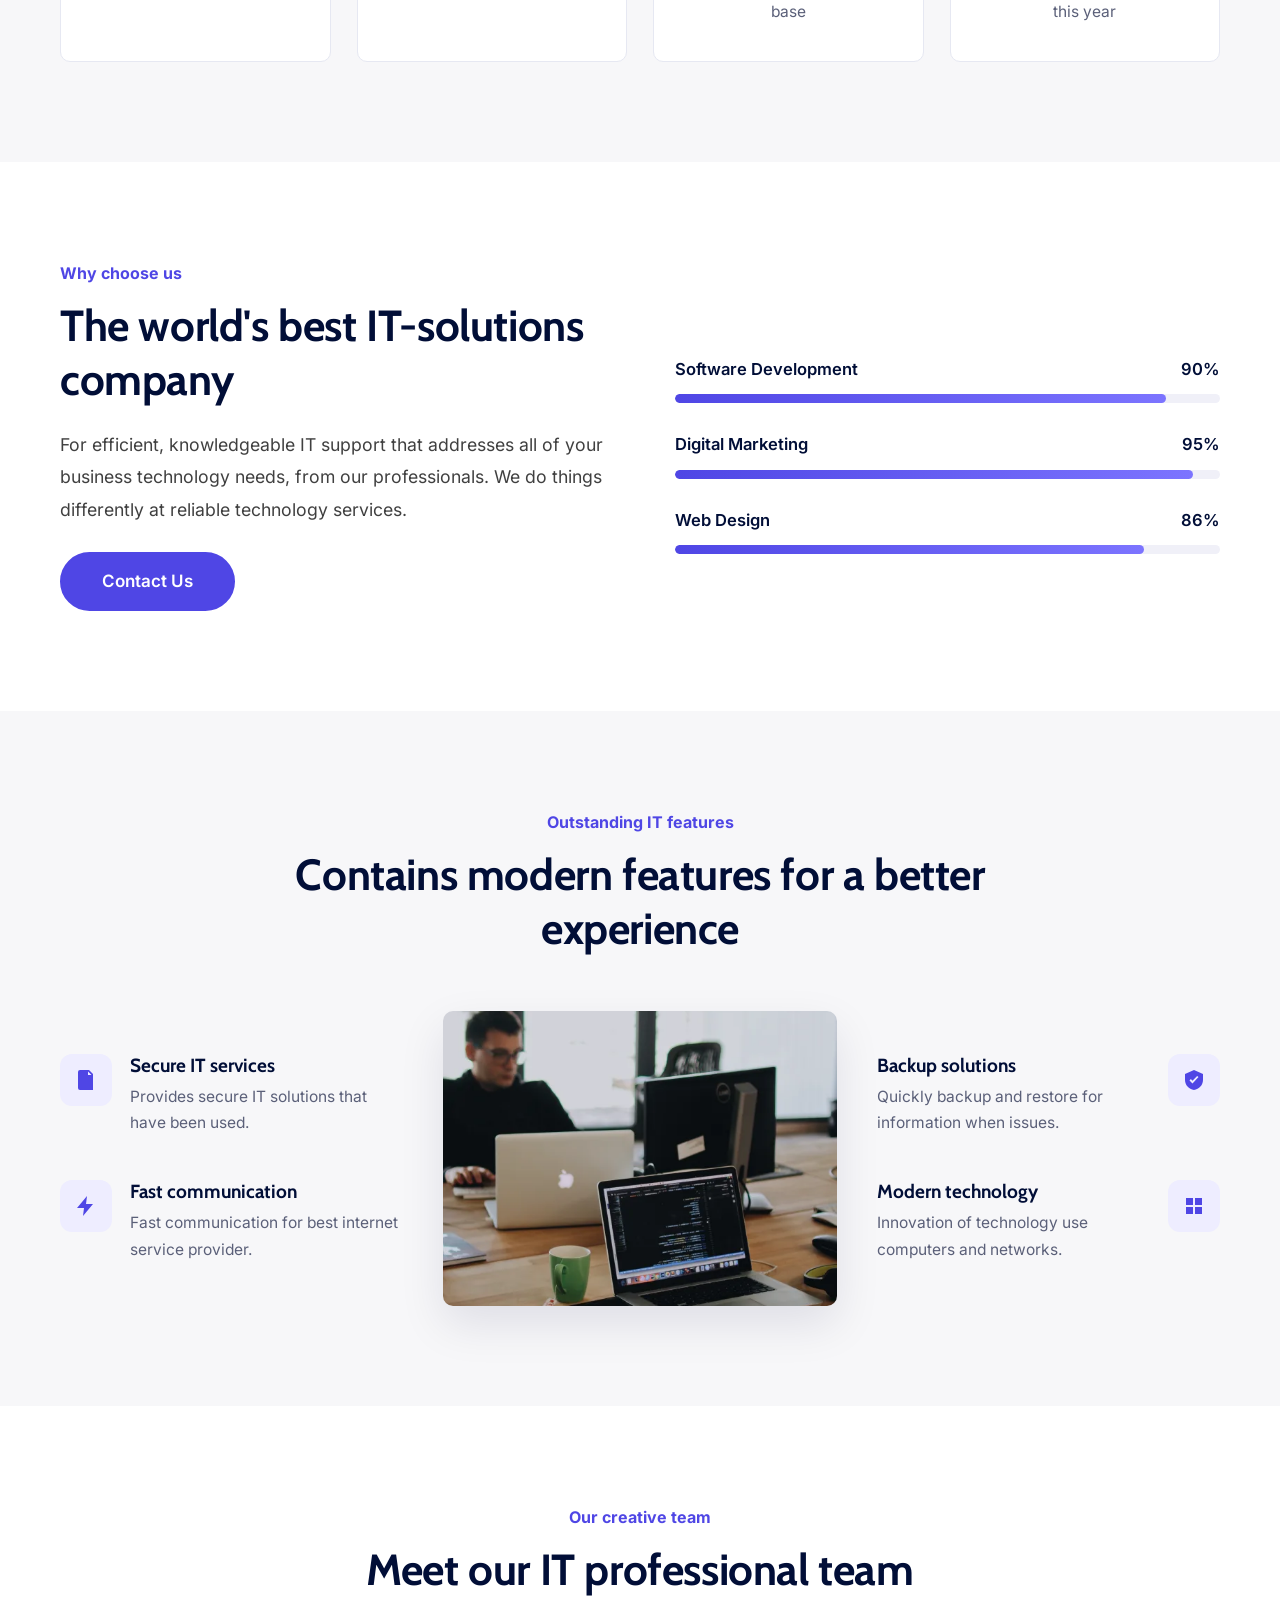
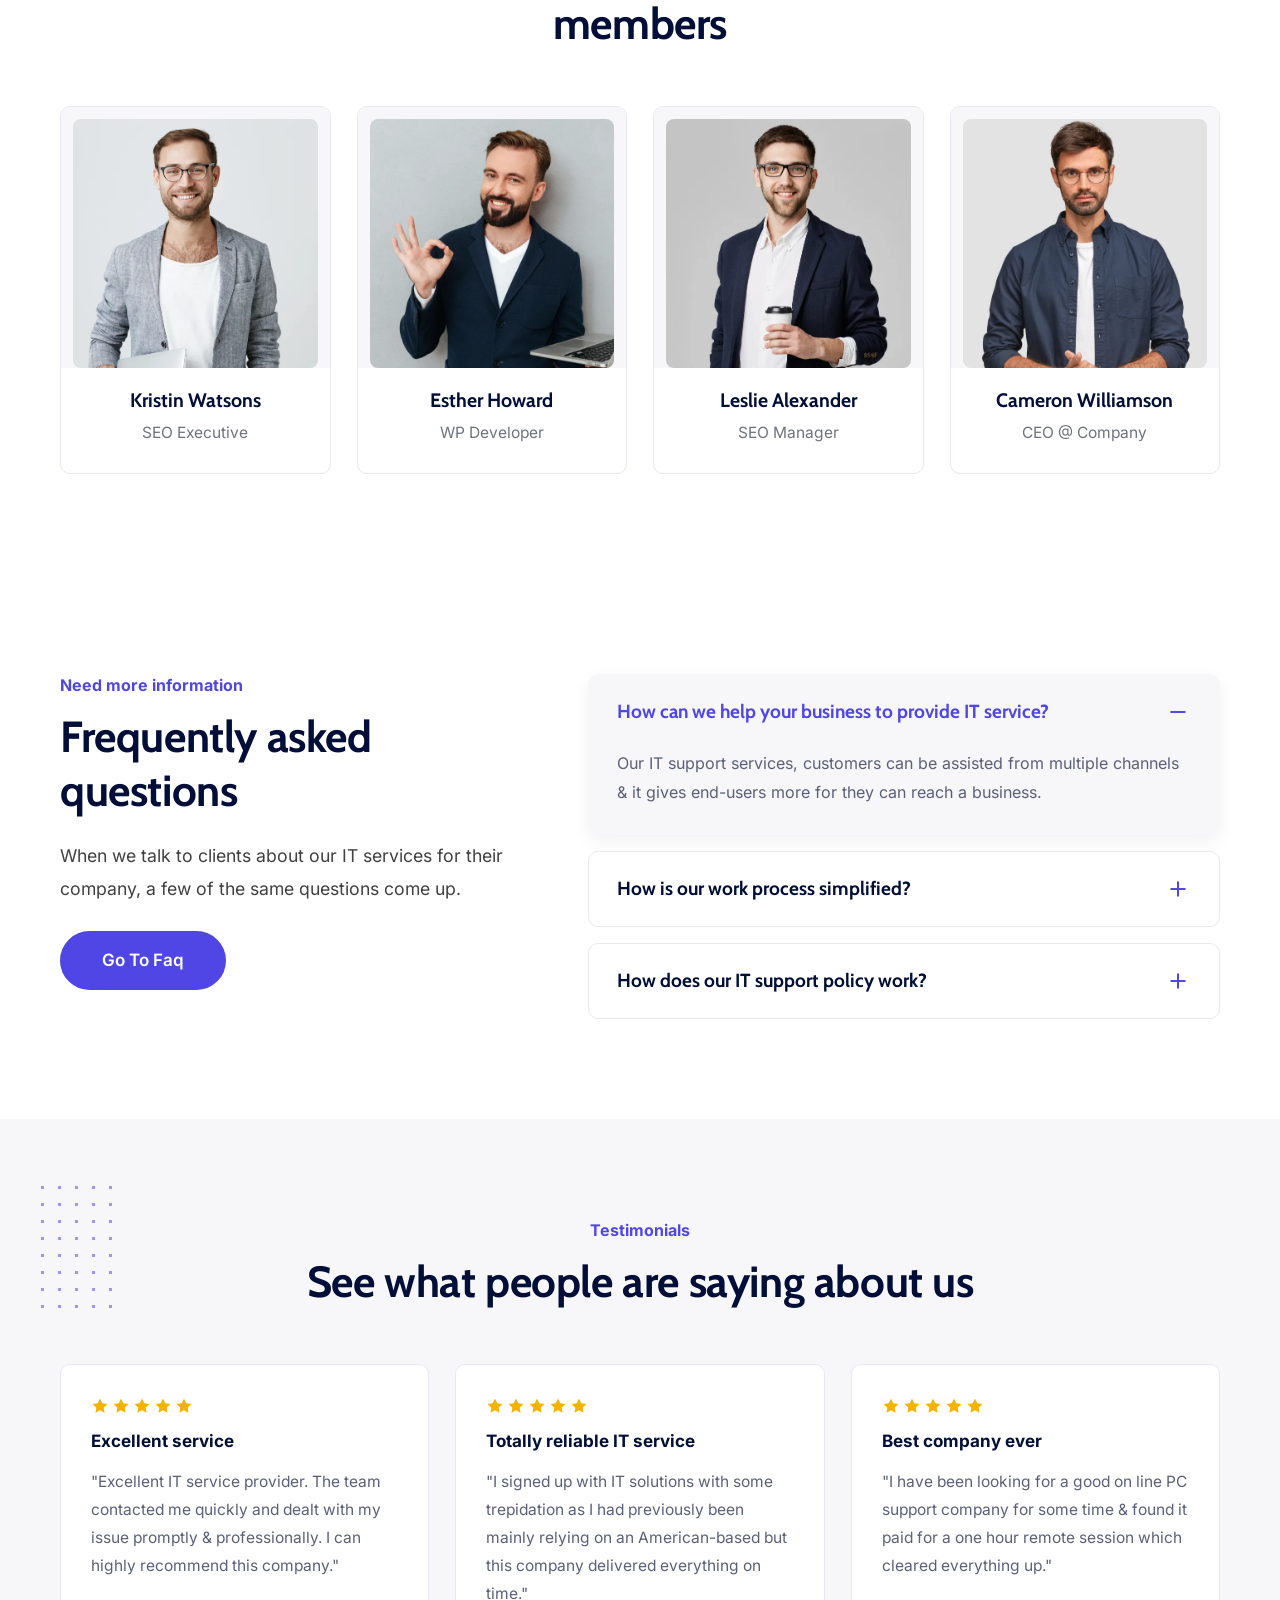
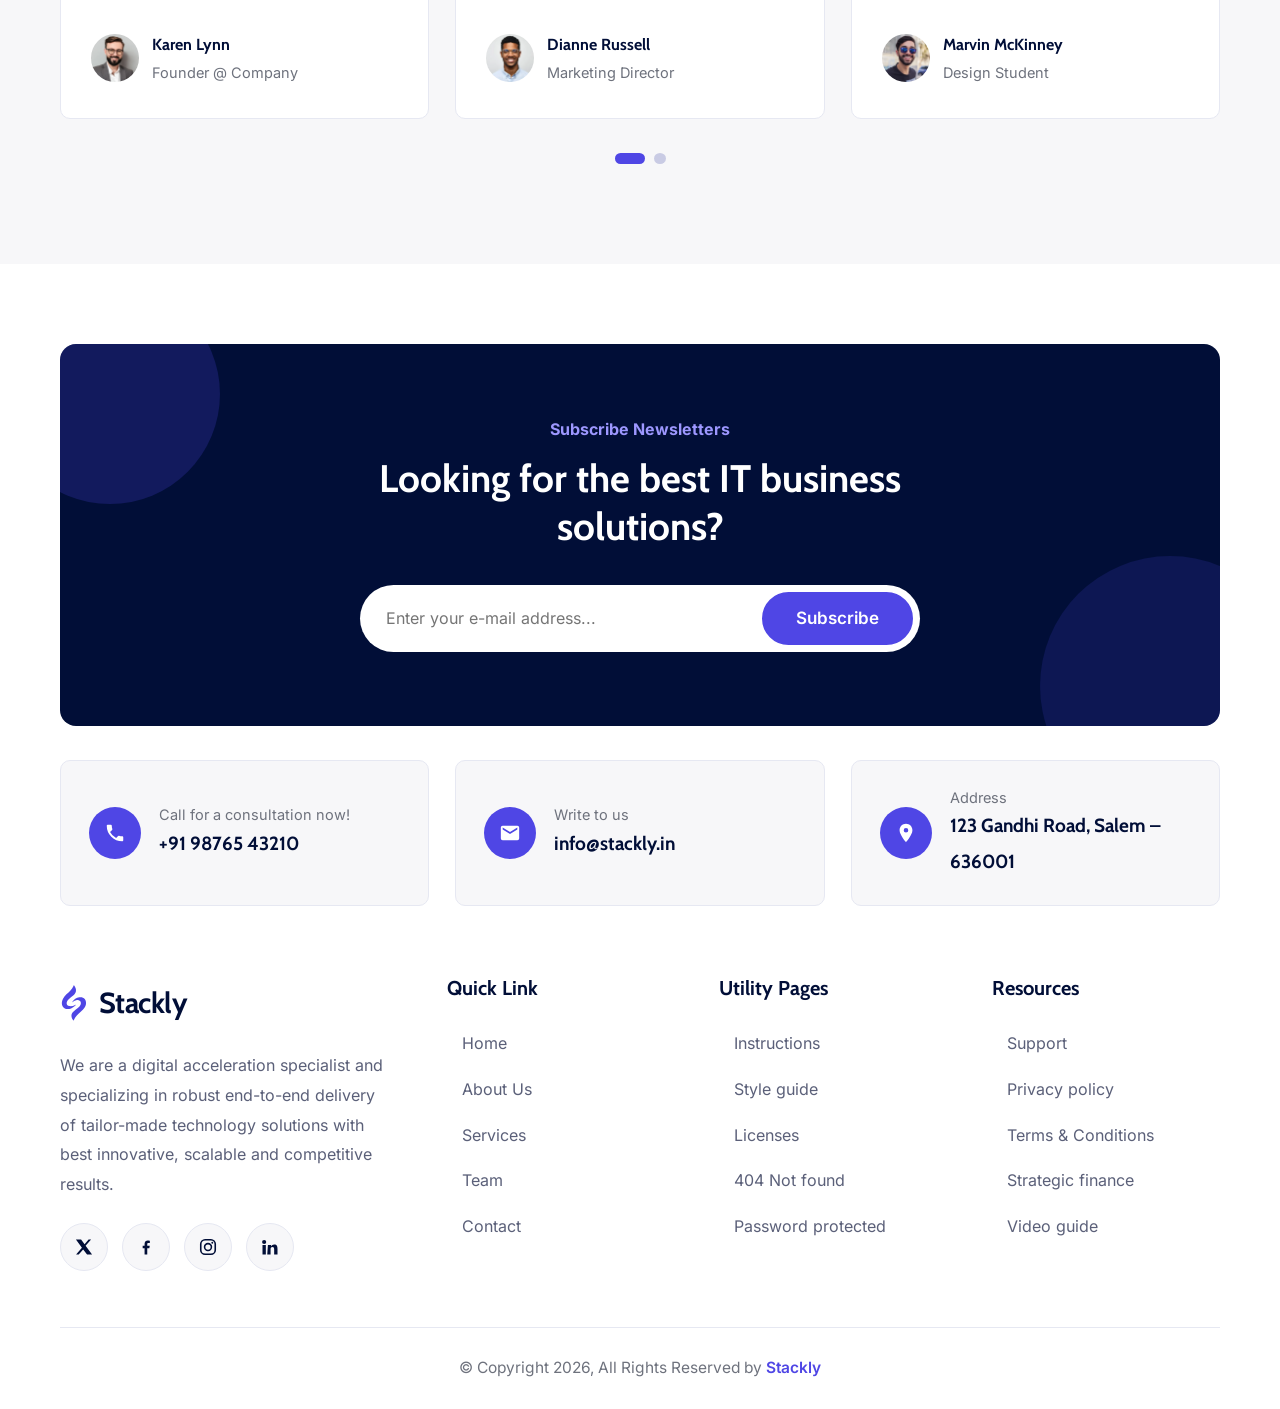
<file: about.html>
<!DOCTYPE html>
<html lang="en">
<head>
<meta charset="UTF-8">
<meta name="viewport" content="width=device-width, initial-scale=1">
<title>About Us – Stackly IT Services, Salem</title>
<meta name="description" content="Learn about Stackly, a Salem based IT solutions company delivering managed IT, security and cloud services since 2010.">
<link rel="icon" href="assets/img/logo.svg" type="image/svg+xml">
<link rel="stylesheet" href="assets/fonts.css">
<link rel="stylesheet" href="css/style.css">
</head>
<body>

<!-- ============ PRELOADER ============ -->
<div class="preloader" id="preloader" aria-hidden="true">
  <svg class="pre-curtain" viewBox="0 0 1000 1000" preserveAspectRatio="none" aria-hidden="true">
    <path d="M0,1005S175,995,500,995s500,5,500,5V0H0Z"></path>
  </svg>
  <div class="pre-inner">
    <div class="pre-brand"><img src="assets/img/logo.svg" alt=""><span>Stackly</span></div>
    <div class="load-text"><span>L</span><span>o</span><span>a</span><span>d</span><span>i</span><span>n</span><span>g</span></div>
  </div>
</div>

<!-- ============ HEADER ============ -->
<header class="site-header" data-sticky>
  <div class="topbar">
    <div class="container topbar-inner">
      <div class="topbar-left">
        <span class="tb-item hide-sm">
          <svg viewBox="0 0 24 24"><path d="M12 2C8.1 2 5 5.1 5 9c0 5.2 7 13 7 13s7-7.8 7-13c0-3.9-3.1-7-7-7zm0 9.5A2.5 2.5 0 1 1 14.5 9 2.5 2.5 0 0 1 12 11.5z"/></svg>
          Stackly, 123 Gandhi Road, Salem – 636001
        </span>
        <span class="tb-item hide-sm">
          <svg viewBox="0 0 24 24"><path d="M20 4H4a2 2 0 0 0-2 2v12a2 2 0 0 0 2 2h16a2 2 0 0 0 2-2V6a2 2 0 0 0-2-2zm0 4.2-8 5-8-5V6l8 5 8-5z"/></svg>
          <a href="mailto:info@stackly.in">info@stackly.in</a>
        </span>
      </div>
      <div class="topbar-right">
        <span class="tb-hours">
          <svg viewBox="0 0 24 24"><path d="M12 2a10 10 0 1 0 0 20 10 10 0 0 0 0-20zm1 10.6V6h-2v7.4l5.2 3.1 1-1.7-4.2-2.2z"/></svg>
          Office Hours: 9:00 AM – 6:00 PM
        </span>
        <div class="socials">
          <a href="#" aria-label="Facebook"><svg viewBox="0 0 24 24"><path d="M13.5 21v-7.5H16l.5-3h-3V8.6c0-.9.3-1.5 1.6-1.5h1.5V4.4A22 22 0 0 0 14.3 4.3c-2.4 0-4 1.4-4 4.1v2.1H8v3h2.3V21z"/></svg></a>
          <a href="#" aria-label="LinkedIn"><svg viewBox="0 0 24 24"><path d="M4.98 3.5A2.5 2.5 0 1 0 5 8.5a2.5 2.5 0 0 0-.02-5zM3 9.5h4V21H3zM9.5 9.5h3.8v1.6h.05a4.2 4.2 0 0 1 3.77-2C20.4 9.1 21 11.4 21 14.4V21h-4v-5.9c0-1.4 0-3.2-2-3.2s-2.3 1.5-2.3 3.1V21h-4z"/></svg></a>
          <a href="#" aria-label="X"><svg viewBox="0 0 24 24"><path d="M17.5 3h3l-6.6 7.5L21.7 21h-6l-4.7-6.1L5.6 21H2.5l7-8L2.3 3h6.2l4.2 5.6z"/></svg></a>
        </div>
      </div>
    </div>
  </div>

  <div class="container header-inner">
    <a class="brand" href="index.html">
      <img src="assets/img/logo.svg" alt="Stackly logo">
      <span>Stackly</span>
    </a>
    <nav>
      <ul class="main-menu">
        <li><a href="index.html">Home</a></li>
        <li><a href="about.html">About</a></li>
        <li><a href="services.html">Services</a></li>
        <li><a href="team.html">Team</a></li>
        <li><a href="blog.html">Blog</a></li>
        <li><a href="contact.html">Contact</a></li>
        <li><a href="login.html">Login</a></li>
      </ul>
    </nav>
    <div class="header-cta">
      <a class="btn btn-primary btn-sm" href="contact.html">Get A Quote</a>
      <button class="nav-toggle" aria-label="Toggle menu" aria-expanded="false"><span></span></button>
    </div>
  </div>

  <div class="mobile-nav">
    <ul>
      <li><a href="index.html">Home</a></li>
      <li><a href="about.html">About</a></li>
      <li><a href="services.html">Services</a></li>
      <li><a href="team.html">Team</a></li>
      <li><a href="blog.html">Blog</a></li>
      <li><a href="contact.html">Contact</a></li>
      <li><a href="login.html">Login</a></li>
    </ul>
    <a class="btn btn-primary" href="contact.html">Get A Quote</a>
  </div>
</header>

<main>

<!-- ============ PAGE BANNER ============ -->
<section class="page-banner">
  <div class="container">
    <h1>About Us</h1>
    <div class="breadcrumb">
      <a href="index.html">Home</a>
      <svg class="sep" viewBox="0 0 8 12"><path d="M1 1l5 5-5 5" fill="none" stroke="currentColor" stroke-width="1.8"/></svg>
      <span>About</span>
    </div>
  </div>
</section>

<!-- ============ ABOUT INTRO ============ -->
<section class="section">
  <div class="container">
    <div class="about-grid">
      <div class="about-media reveal">
        <span class="blob"></span>
        <img src="assets/img/img18.webp" alt="Stackly team at work">
      </div>
      <div class="about-copy reveal">
        <span class="sec-label">About our company</span>
        <h2 class="sec-title">We are a best IT solution provider</h2>
        <p>Since 2010 our company has been providing leading custom IT services to companies all over the world outsourced.</p>
        <div class="tabs">
          <button class="tab active" data-tab="mission" type="button">Our Mission</button>
          <button class="tab" data-tab="vision" type="button">Our Vision</button>
          <button class="tab" data-tab="history" type="button">History</button>
        </div>
        <div class="tab-panel active" id="mission">At Stackly Services, we aim to conquer the impossible. We pledge a commitment to teamwork between our staff and valued clients to ensure the growth and success of everyone.</div>
        <div class="tab-panel" id="vision">To be the most trusted IT partner for businesses in Salem and beyond by making technology simple, secure and genuinely useful.</div>
        <div class="tab-panel" id="history">Started in 2010 as a two person support desk, Stackly today serves 75K+ customers worldwide with a growing team in Salem, Tamil Nadu.</div>
        <a href="contact.html" class="btn btn-primary">Learn more</a>
      </div>
    </div>
  </div>
</section>

<!-- ============ NUMBERS ============ -->
<section class="section bg-light">
  <div class="container">
    <span class="dot-pattern"></span>
    <div class="center-head reveal">
      <span class="sec-label">Fun facts about our company</span>
      <h2 class="sec-title">Our success rate is shown by numbers</h2>
    </div>
    <div class="numbers">
      <div class="number reveal"><b data-count="12">0</b><span>Year of establishment</span></div>
      <div class="number reveal"><b data-count="75" data-suffix="K">0K</b><span>Of customers worldwide</span></div>
      <div class="number reveal"><b data-count="63" data-suffix="K">0K</b><span>Countries with active client base</span></div>
      <div class="number reveal"><b data-count="4.8">0.0</b><span>Success rate of the company this year</span></div>
    </div>
  </div>
</section>

<!-- ============ SKILLS ============ -->
<section class="section">
  <div class="container">
    <div class="choose-grid">
      <div class="reveal">
        <span class="sec-label">Why choose us</span>
        <h2 class="sec-title">The world's best IT-solutions company</h2>
        <p class="sec-sub">For efficient, knowledgeable IT support that addresses all of your business technology needs, from our professionals. We do things differently at reliable technology services.</p>
        <a href="contact.html" class="btn btn-primary" style="margin-top:26px">Contact Us</a>
      </div>
      <div class="skill-list reveal">
        <div class="skill">
          <div class="top"><span>Software Development</span><span>90%</span></div>
          <div class="bar"><i class="bar-fill" data-val="90"></i></div>
        </div>
        <div class="skill">
          <div class="top"><span>Digital Marketing</span><span>95%</span></div>
          <div class="bar"><i class="bar-fill" data-val="95"></i></div>
        </div>
        <div class="skill">
          <div class="top"><span>Web Design</span><span>86%</span></div>
          <div class="bar"><i class="bar-fill" data-val="86"></i></div>
        </div>
      </div>
    </div>
  </div>
</section>

<!-- ============ FEATURES ============ -->
<section class="section bg-light">
  <div class="container">
    <div class="center-head reveal">
      <span class="sec-label">Outstanding IT features</span>
      <h2 class="sec-title">Contains modern features for a better experience</h2>
    </div>
    <div class="features-center">
      <div class="col reveal">
        <div class="feature-item">
          <span class="ic"><svg viewBox="0 0 24 24"><path d="M6 2h9l4 4v16H6a2 2 0 0 1-2-2V4a2 2 0 0 1 2-2zm8 1.5V7h3.5z"/></svg></span>
          <div><h4>Secure IT services</h4><p>Provides secure IT solutions that have been used.</p></div>
        </div>
        <div class="feature-item">
          <span class="ic"><svg viewBox="0 0 24 24"><path d="M13 2 3 14h7l-1 8 10-12h-7z"/></svg></span>
          <div><h4>Fast communication</h4><p>Fast communication for best internet service provider.</p></div>
        </div>
      </div>
      <div class="shot reveal"><img src="assets/img/img19.webp" alt="Stackly workspace"></div>
      <div class="col right reveal">
        <div class="feature-item">
          <span class="ic"><svg viewBox="0 0 24 24"><path d="M12 2 3 6v6c0 5 3.8 9.3 9 10 5.2-.7 9-5 9-10V6zm-1.5 13.5-3-3 1.4-1.4 1.6 1.6 4.6-4.6L16.5 9z"/></svg></span>
          <div><h4>Backup solutions</h4><p>Quickly backup and restore for information when issues.</p></div>
        </div>
        <div class="feature-item">
          <span class="ic"><svg viewBox="0 0 24 24"><path d="M4 4h7v7H4zm9 0h7v7h-7zM4 13h7v7H4zm9 0h7v7h-7z"/></svg></span>
          <div><h4>Modern technology</h4><p>Innovation of technology use computers and networks.</p></div>
        </div>
      </div>
    </div>
  </div>
</section>

<!-- ============ TEAM ============ -->
<section class="section">
  <div class="container">
    <div class="center-head reveal">
      <span class="sec-label">Our creative team</span>
      <h2 class="sec-title">Meet our IT professional team members</h2>
    </div>
    <div class="team-grid">
      <article class="team-card reveal">
        <div class="photo"><img src="assets/img/team9.webp" alt="Kristin Watsons"></div>
        <div class="info"><h3>Kristin Watsons</h3><span>SEO Executive</span></div>
        <div class="socials"><a href="#" aria-label="Facebook"><svg viewBox="0 0 24 24"><path d="M13.5 21v-7.5H16l.5-3h-3V8.6c0-.9.3-1.5 1.6-1.5h1.5V4.4A22 22 0 0 0 14.3 4.3c-2.4 0-4 1.4-4 4.1v2.1H8v3h2.3V21z"/></svg></a><a href="#" aria-label="LinkedIn"><svg viewBox="0 0 24 24"><path d="M4.98 3.5A2.5 2.5 0 1 0 5 8.5a2.5 2.5 0 0 0-.02-5zM3 9.5h4V21H3zM9.5 9.5h3.8v1.6h.05a4.2 4.2 0 0 1 3.77-2C20.4 9.1 21 11.4 21 14.4V21h-4v-5.9c0-1.4 0-3.2-2-3.2s-2.3 1.5-2.3 3.1V21h-4z"/></svg></a><a href="#" aria-label="X"><svg viewBox="0 0 24 24"><path d="M17.5 3h3l-6.6 7.5L21.7 21h-6l-4.7-6.1L5.6 21H2.5l7-8L2.3 3h6.2l4.2 5.6z"/></svg></a></div>
      </article>
      <article class="team-card reveal">
        <div class="photo"><img src="assets/img/team10.webp" alt="Esther Howard"></div>
        <div class="info"><h3>Esther Howard</h3><span>WP Developer</span></div>
        <div class="socials"><a href="#" aria-label="Facebook"><svg viewBox="0 0 24 24"><path d="M13.5 21v-7.5H16l.5-3h-3V8.6c0-.9.3-1.5 1.6-1.5h1.5V4.4A22 22 0 0 0 14.3 4.3c-2.4 0-4 1.4-4 4.1v2.1H8v3h2.3V21z"/></svg></a><a href="#" aria-label="LinkedIn"><svg viewBox="0 0 24 24"><path d="M4.98 3.5A2.5 2.5 0 1 0 5 8.5a2.5 2.5 0 0 0-.02-5zM3 9.5h4V21H3zM9.5 9.5h3.8v1.6h.05a4.2 4.2 0 0 1 3.77-2C20.4 9.1 21 11.4 21 14.4V21h-4v-5.9c0-1.4 0-3.2-2-3.2s-2.3 1.5-2.3 3.1V21h-4z"/></svg></a><a href="#" aria-label="X"><svg viewBox="0 0 24 24"><path d="M17.5 3h3l-6.6 7.5L21.7 21h-6l-4.7-6.1L5.6 21H2.5l7-8L2.3 3h6.2l4.2 5.6z"/></svg></a></div>
      </article>
      <article class="team-card reveal">
        <div class="photo"><img src="assets/img/team11.webp" alt="Leslie Alexander"></div>
        <div class="info"><h3>Leslie Alexander</h3><span>SEO Manager</span></div>
        <div class="socials"><a href="#" aria-label="Facebook"><svg viewBox="0 0 24 24"><path d="M13.5 21v-7.5H16l.5-3h-3V8.6c0-.9.3-1.5 1.6-1.5h1.5V4.4A22 22 0 0 0 14.3 4.3c-2.4 0-4 1.4-4 4.1v2.1H8v3h2.3V21z"/></svg></a><a href="#" aria-label="LinkedIn"><svg viewBox="0 0 24 24"><path d="M4.98 3.5A2.5 2.5 0 1 0 5 8.5a2.5 2.5 0 0 0-.02-5zM3 9.5h4V21H3zM9.5 9.5h3.8v1.6h.05a4.2 4.2 0 0 1 3.77-2C20.4 9.1 21 11.4 21 14.4V21h-4v-5.9c0-1.4 0-3.2-2-3.2s-2.3 1.5-2.3 3.1V21h-4z"/></svg></a><a href="#" aria-label="X"><svg viewBox="0 0 24 24"><path d="M17.5 3h3l-6.6 7.5L21.7 21h-6l-4.7-6.1L5.6 21H2.5l7-8L2.3 3h6.2l4.2 5.6z"/></svg></a></div>
      </article>
      <article class="team-card reveal">
        <div class="photo"><img src="assets/img/team12.webp" alt="Cameron Williamson"></div>
        <div class="info"><h3>Cameron Williamson</h3><span>CEO @ Company</span></div>
        <div class="socials"><a href="#" aria-label="Facebook"><svg viewBox="0 0 24 24"><path d="M13.5 21v-7.5H16l.5-3h-3V8.6c0-.9.3-1.5 1.6-1.5h1.5V4.4A22 22 0 0 0 14.3 4.3c-2.4 0-4 1.4-4 4.1v2.1H8v3h2.3V21z"/></svg></a><a href="#" aria-label="LinkedIn"><svg viewBox="0 0 24 24"><path d="M4.98 3.5A2.5 2.5 0 1 0 5 8.5a2.5 2.5 0 0 0-.02-5zM3 9.5h4V21H3zM9.5 9.5h3.8v1.6h.05a4.2 4.2 0 0 1 3.77-2C20.4 9.1 21 11.4 21 14.4V21h-4v-5.9c0-1.4 0-3.2-2-3.2s-2.3 1.5-2.3 3.1V21h-4z"/></svg></a><a href="#" aria-label="X"><svg viewBox="0 0 24 24"><path d="M17.5 3h3l-6.6 7.5L21.7 21h-6l-4.7-6.1L5.6 21H2.5l7-8L2.3 3h6.2l4.2 5.6z"/></svg></a></div>
      </article>
    </div>
  </div>
</section>

<!-- ============ FAQ ============ -->
<section class="section">
  <div class="container">
    <div class="faq-grid">
      <div class="reveal">
        <span class="sec-label">Need more information</span>
        <h2 class="sec-title">Frequently asked questions</h2>
        <p class="sec-sub">When we talk to clients about our IT services for their company, a few of the same questions come up.</p>
        <a href="contact.html" class="btn btn-primary" style="margin-top:26px">Go To Faq</a>
      </div>
      <div class="faq-list reveal">
        <div class="faq-item active">
          <button class="faq-q" type="button">How can we help your business to provide IT service?<span class="ico"></span></button>
          <div class="faq-a"><p>Our IT support services, customers can be assisted from multiple channels &amp; it gives end-users more for they can reach a business.</p></div>
        </div>
        <div class="faq-item">
          <button class="faq-q" type="button">How is our work process simplified?<span class="ico"></span></button>
          <div class="faq-a"><p>We start with a discovery call, map your current stack, then deliver a step-by-step plan with fixed timelines and transparent pricing.</p></div>
        </div>
        <div class="faq-item">
          <button class="faq-q" type="button">How does our IT support policy work?<span class="ico"></span></button>
          <div class="faq-a"><p>Our Salem based helpdesk is available 24/7 with response SLAs from 15 minutes, covering monitoring, patching, backups and on-site visits.</p></div>
        </div>
      </div>
    </div>
  </div>
</section>
<!-- ============ TESTIMONIALS ============ -->
<section class="section bg-light">
  <div class="container">
    <span class="dot-pattern"></span>
    <div class="center-head reveal">
      <span class="sec-label">Testimonials</span>
      <h2 class="sec-title">See what people are saying about us</h2>
    </div>
    <div class="testi-wrap reveal" data-slider>
      <div class="testi-track">
        <div class="testi-page">

        <article class="testi">
          <div class="stars"><svg viewBox="0 0 24 24"><path d="M12 2l3 6.3 6.9 1-5 4.9 1.2 6.8L12 17.8 5.9 21l1.2-6.8-5-4.9 6.9-1z"/></svg><svg viewBox="0 0 24 24"><path d="M12 2l3 6.3 6.9 1-5 4.9 1.2 6.8L12 17.8 5.9 21l1.2-6.8-5-4.9 6.9-1z"/></svg><svg viewBox="0 0 24 24"><path d="M12 2l3 6.3 6.9 1-5 4.9 1.2 6.8L12 17.8 5.9 21l1.2-6.8-5-4.9 6.9-1z"/></svg><svg viewBox="0 0 24 24"><path d="M12 2l3 6.3 6.9 1-5 4.9 1.2 6.8L12 17.8 5.9 21l1.2-6.8-5-4.9 6.9-1z"/></svg><svg viewBox="0 0 24 24"><path d="M12 2l3 6.3 6.9 1-5 4.9 1.2 6.8L12 17.8 5.9 21l1.2-6.8-5-4.9 6.9-1z"/></svg></div>
          <h4>Excellent service</h4>
          <p>"Excellent IT service provider. The team contacted me quickly and dealt with my issue promptly &amp; professionally. I can highly recommend this company."</p>
          <div class="who"><img src="assets/img/team1.webp" alt=""><span><b>Karen Lynn</b><span>Founder @ Company</span></span></div>
        </article>

        <article class="testi">
          <div class="stars"><svg viewBox="0 0 24 24"><path d="M12 2l3 6.3 6.9 1-5 4.9 1.2 6.8L12 17.8 5.9 21l1.2-6.8-5-4.9 6.9-1z"/></svg><svg viewBox="0 0 24 24"><path d="M12 2l3 6.3 6.9 1-5 4.9 1.2 6.8L12 17.8 5.9 21l1.2-6.8-5-4.9 6.9-1z"/></svg><svg viewBox="0 0 24 24"><path d="M12 2l3 6.3 6.9 1-5 4.9 1.2 6.8L12 17.8 5.9 21l1.2-6.8-5-4.9 6.9-1z"/></svg><svg viewBox="0 0 24 24"><path d="M12 2l3 6.3 6.9 1-5 4.9 1.2 6.8L12 17.8 5.9 21l1.2-6.8-5-4.9 6.9-1z"/></svg><svg viewBox="0 0 24 24"><path d="M12 2l3 6.3 6.9 1-5 4.9 1.2 6.8L12 17.8 5.9 21l1.2-6.8-5-4.9 6.9-1z"/></svg></div>
          <h4>Totally reliable IT service</h4>
          <p>"I signed up with IT solutions with some trepidation as I had previously been mainly relying on an American-based but this company delivered everything on time."</p>
          <div class="who"><img src="assets/img/team2.webp" alt=""><span><b>Dianne Russell</b><span>Marketing Director</span></span></div>
        </article>

        <article class="testi">
          <div class="stars"><svg viewBox="0 0 24 24"><path d="M12 2l3 6.3 6.9 1-5 4.9 1.2 6.8L12 17.8 5.9 21l1.2-6.8-5-4.9 6.9-1z"/></svg><svg viewBox="0 0 24 24"><path d="M12 2l3 6.3 6.9 1-5 4.9 1.2 6.8L12 17.8 5.9 21l1.2-6.8-5-4.9 6.9-1z"/></svg><svg viewBox="0 0 24 24"><path d="M12 2l3 6.3 6.9 1-5 4.9 1.2 6.8L12 17.8 5.9 21l1.2-6.8-5-4.9 6.9-1z"/></svg><svg viewBox="0 0 24 24"><path d="M12 2l3 6.3 6.9 1-5 4.9 1.2 6.8L12 17.8 5.9 21l1.2-6.8-5-4.9 6.9-1z"/></svg><svg viewBox="0 0 24 24"><path d="M12 2l3 6.3 6.9 1-5 4.9 1.2 6.8L12 17.8 5.9 21l1.2-6.8-5-4.9 6.9-1z"/></svg></div>
          <h4>Best company ever</h4>
          <p>"I have been looking for a good on line PC support company for some time &amp; found it paid for a one hour remote session which cleared everything up."</p>
          <div class="who"><img src="assets/img/team3.webp" alt=""><span><b>Marvin McKinney</b><span>Design Student</span></span></div>
        </article>
        </div>
        <div class="testi-page">

        <article class="testi">
          <div class="stars"><svg viewBox="0 0 24 24"><path d="M12 2l3 6.3 6.9 1-5 4.9 1.2 6.8L12 17.8 5.9 21l1.2-6.8-5-4.9 6.9-1z"/></svg><svg viewBox="0 0 24 24"><path d="M12 2l3 6.3 6.9 1-5 4.9 1.2 6.8L12 17.8 5.9 21l1.2-6.8-5-4.9 6.9-1z"/></svg><svg viewBox="0 0 24 24"><path d="M12 2l3 6.3 6.9 1-5 4.9 1.2 6.8L12 17.8 5.9 21l1.2-6.8-5-4.9 6.9-1z"/></svg><svg viewBox="0 0 24 24"><path d="M12 2l3 6.3 6.9 1-5 4.9 1.2 6.8L12 17.8 5.9 21l1.2-6.8-5-4.9 6.9-1z"/></svg><svg viewBox="0 0 24 24"><path d="M12 2l3 6.3 6.9 1-5 4.9 1.2 6.8L12 17.8 5.9 21l1.2-6.8-5-4.9 6.9-1z"/></svg></div>
          <h4>Smooth migration</h4>
          <p>"Stackly moved our entire office to a secure cloud setup over a weekend. We opened on Monday without a single minute of downtime."</p>
          <div class="who"><img src="assets/img/team4.webp" alt=""><span><b>Jenny Wilson</b><span>Retail Owner</span></span></div>
        </article>

        <article class="testi">
          <div class="stars"><svg viewBox="0 0 24 24"><path d="M12 2l3 6.3 6.9 1-5 4.9 1.2 6.8L12 17.8 5.9 21l1.2-6.8-5-4.9 6.9-1z"/></svg><svg viewBox="0 0 24 24"><path d="M12 2l3 6.3 6.9 1-5 4.9 1.2 6.8L12 17.8 5.9 21l1.2-6.8-5-4.9 6.9-1z"/></svg><svg viewBox="0 0 24 24"><path d="M12 2l3 6.3 6.9 1-5 4.9 1.2 6.8L12 17.8 5.9 21l1.2-6.8-5-4.9 6.9-1z"/></svg><svg viewBox="0 0 24 24"><path d="M12 2l3 6.3 6.9 1-5 4.9 1.2 6.8L12 17.8 5.9 21l1.2-6.8-5-4.9 6.9-1z"/></svg><svg viewBox="0 0 24 24"><path d="M12 2l3 6.3 6.9 1-5 4.9 1.2 6.8L12 17.8 5.9 21l1.2-6.8-5-4.9 6.9-1z"/></svg></div>
          <h4>True partner</h4>
          <p>"Their team understands compliance for healthcare and kept our patient data encrypted and backed up. Reporting is clear every single month."</p>
          <div class="who"><img src="assets/img/team5.webp" alt=""><span><b>Ronald Reyes</b><span>Clinic Administrator</span></span></div>
        </article>

        <article class="testi">
          <div class="stars"><svg viewBox="0 0 24 24"><path d="M12 2l3 6.3 6.9 1-5 4.9 1.2 6.8L12 17.8 5.9 21l1.2-6.8-5-4.9 6.9-1z"/></svg><svg viewBox="0 0 24 24"><path d="M12 2l3 6.3 6.9 1-5 4.9 1.2 6.8L12 17.8 5.9 21l1.2-6.8-5-4.9 6.9-1z"/></svg><svg viewBox="0 0 24 24"><path d="M12 2l3 6.3 6.9 1-5 4.9 1.2 6.8L12 17.8 5.9 21l1.2-6.8-5-4.9 6.9-1z"/></svg><svg viewBox="0 0 24 24"><path d="M12 2l3 6.3 6.9 1-5 4.9 1.2 6.8L12 17.8 5.9 21l1.2-6.8-5-4.9 6.9-1z"/></svg><svg viewBox="0 0 24 24"><path d="M12 2l3 6.3 6.9 1-5 4.9 1.2 6.8L12 17.8 5.9 21l1.2-6.8-5-4.9 6.9-1z"/></svg></div>
          <h4>Fast response</h4>
          <p>"One call and a technician was on site in Salem the same afternoon. Downtime for our billing software was under twenty minutes."</p>
          <div class="who"><img src="assets/img/team6.webp" alt=""><span><b>Devon Lane</b><span>Finance Manager</span></span></div>
        </article>
        </div>
      </div>
      <div class="dots"></div>
    </div>
  </div>
</section>
<!-- ============ CTA ============ -->
<section class="section-sm">
  <div class="container">
    <div class="cta reveal">
      <span class="sec-label">Subscribe Newsletters</span>
      <h2>Looking for the best IT business solutions?</h2>
      <form class="subscribe" data-validate novalidate>
        <input type="email" placeholder="Enter your e-mail address..." aria-label="Email address" required>
        <button class="btn btn-primary" type="submit">Subscribe</button>
      </form>
      <p class="form-msg">Thanks! You are subscribed to the Stackly newsletter.</p>
    </div>
  </div>
</section>

</main>

<!-- ============ FOOTER ============ -->
<section class="container footer-cards">
  <div class="fc">
    <span class="ic"><svg viewBox="0 0 24 24"><path d="M6.6 10.8a15.6 15.6 0 0 0 6.6 6.6l2.2-2.2a1 1 0 0 1 1-.24 11.4 11.4 0 0 0 3.6.58 1 1 0 0 1 1 1V20a1 1 0 0 1-1 1A17 17 0 0 1 3 4a1 1 0 0 1 1-1h3.5a1 1 0 0 1 1 1 11.4 11.4 0 0 0 .58 3.6 1 1 0 0 1-.25 1z"/></svg></span>
    <div><span>Call for a consultation now!</span><b><a href="tel:+919876543210">+91 98765 43210</a></b></div>
  </div>
  <div class="fc">
    <span class="ic"><svg viewBox="0 0 24 24"><path d="M20 4H4a2 2 0 0 0-2 2v12a2 2 0 0 0 2 2h16a2 2 0 0 0 2-2V6a2 2 0 0 0-2-2zm0 4.2-8 5-8-5V6l8 5 8-5z"/></svg></span>
    <div><span>Write to us</span><b><a href="mailto:info@stackly.in">info@stackly.in</a></b></div>
  </div>
  <div class="fc">
    <span class="ic"><svg viewBox="0 0 24 24"><path d="M12 2C8.1 2 5 5.1 5 9c0 5.2 7 13 7 13s7-7.8 7-13c0-3.9-3.1-7-7-7zm0 9.5A2.5 2.5 0 1 1 14.5 9 2.5 2.5 0 0 1 12 11.5z"/></svg></span>
    <div><span>Address</span><b>123 Gandhi Road, Salem – 636001</b></div>
  </div>
</section>

<footer class="footer">
  <div class="container">
    <div class="footer-grid">
      <div class="footer-about">
        <a class="brand" href="index.html"><img src="assets/img/logo.svg" alt="Stackly logo"><span>Stackly</span></a>
        <p>We are a digital acceleration specialist and specializing in robust end-to-end delivery of tailor-made technology solutions with best innovative, scalable and competitive results.</p>
        <div class="socials">
          <a href="#" aria-label="X"><svg viewBox="0 0 24 24"><path d="M17.5 3h3l-6.6 7.5L21.7 21h-6l-4.7-6.1L5.6 21H2.5l7-8L2.3 3h6.2l4.2 5.6z"/></svg></a>
          <a href="#" aria-label="Facebook"><svg viewBox="0 0 24 24"><path d="M13.5 21v-7.5H16l.5-3h-3V8.6c0-.9.3-1.5 1.6-1.5h1.5V4.4A22 22 0 0 0 14.3 4.3c-2.4 0-4 1.4-4 4.1v2.1H8v3h2.3V21z"/></svg></a>
          <a href="#" aria-label="Instagram"><svg class="ig" viewBox="0 0 24 24" aria-hidden="true"><rect x="3.3" y="3.3" width="17.4" height="17.4" rx="5.2" fill="none" stroke="currentColor" stroke-width="1.9"/><circle cx="12" cy="12" r="4.1" fill="none" stroke="currentColor" stroke-width="1.9"/><circle cx="17.15" cy="6.85" r="1.15" fill="currentColor"/></svg></a>
          <a href="#" aria-label="LinkedIn"><svg viewBox="0 0 24 24"><path d="M4.98 3.5A2.5 2.5 0 1 0 5 8.5a2.5 2.5 0 0 0-.02-5zM3 9.5h4V21H3zM9.5 9.5h3.8v1.6h.05a4.2 4.2 0 0 1 3.77-2C20.4 9.1 21 11.4 21 14.4V21h-4v-5.9c0-1.4 0-3.2-2-3.2s-2.3 1.5-2.3 3.1V21h-4z"/></svg></a>
        </div>
      </div>
      <div class="fcol">
        <h3>Quick Link</h3>
        <ul>
          <li><a href="index.html">Home</a></li>
          <li><a href="about.html">About Us</a></li>
          <li><a href="services.html">Services</a></li>
          <li><a href="team.html">Team</a></li>
          <li><a href="contact.html">Contact</a></li>
        </ul>
      </div>
      <div class="fcol">
        <h3>Utility Pages</h3>
        <ul>
          <li><a href="services.html">Instructions</a></li>
          <li><a href="about.html">Style guide</a></li>
          <li><a href="about.html">Licenses</a></li>
          <li><a href="404.html">404 Not found</a></li>
          <li><a href="index.html">Password protected</a></li>
        </ul>
      </div>
      <div class="fcol">
        <h3>Resources</h3>
        <ul>
          <li><a href="contact.html">Support</a></li>
          <li><a href="contact.html">Privacy policy</a></li>
          <li><a href="contact.html">Terms &amp; Conditions</a></li>
          <li><a href="services.html">Strategic finance</a></li>
          <li><a href="blog.html">Video guide</a></li>
        </ul>
      </div>
    </div>
    <div class="copyright">© Copyright <span data-year>2026</span>, All Rights Reserved by <a href="index.html">Stackly</a></div>
  </div>
</footer>

<script src="js/security.js"></script>
<script src="js/main.js"></script>
</body>
</html>
</file>
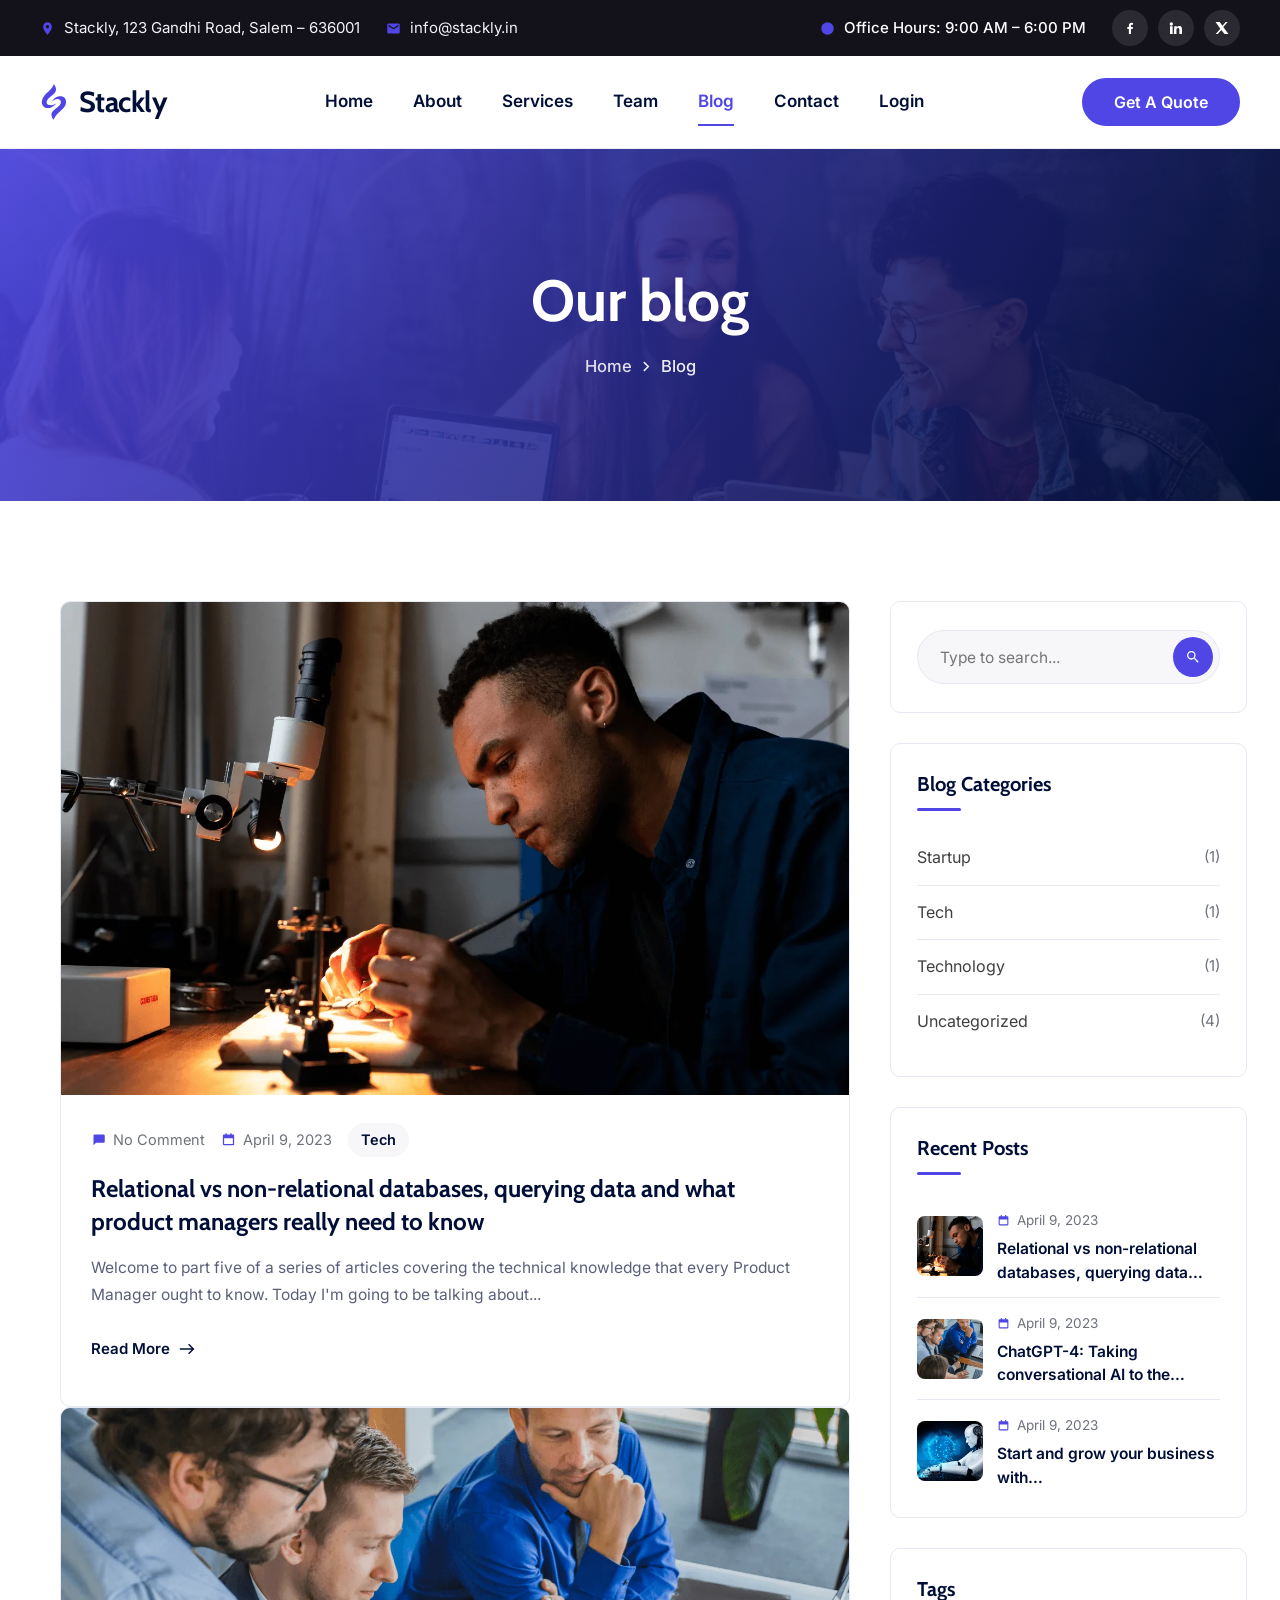
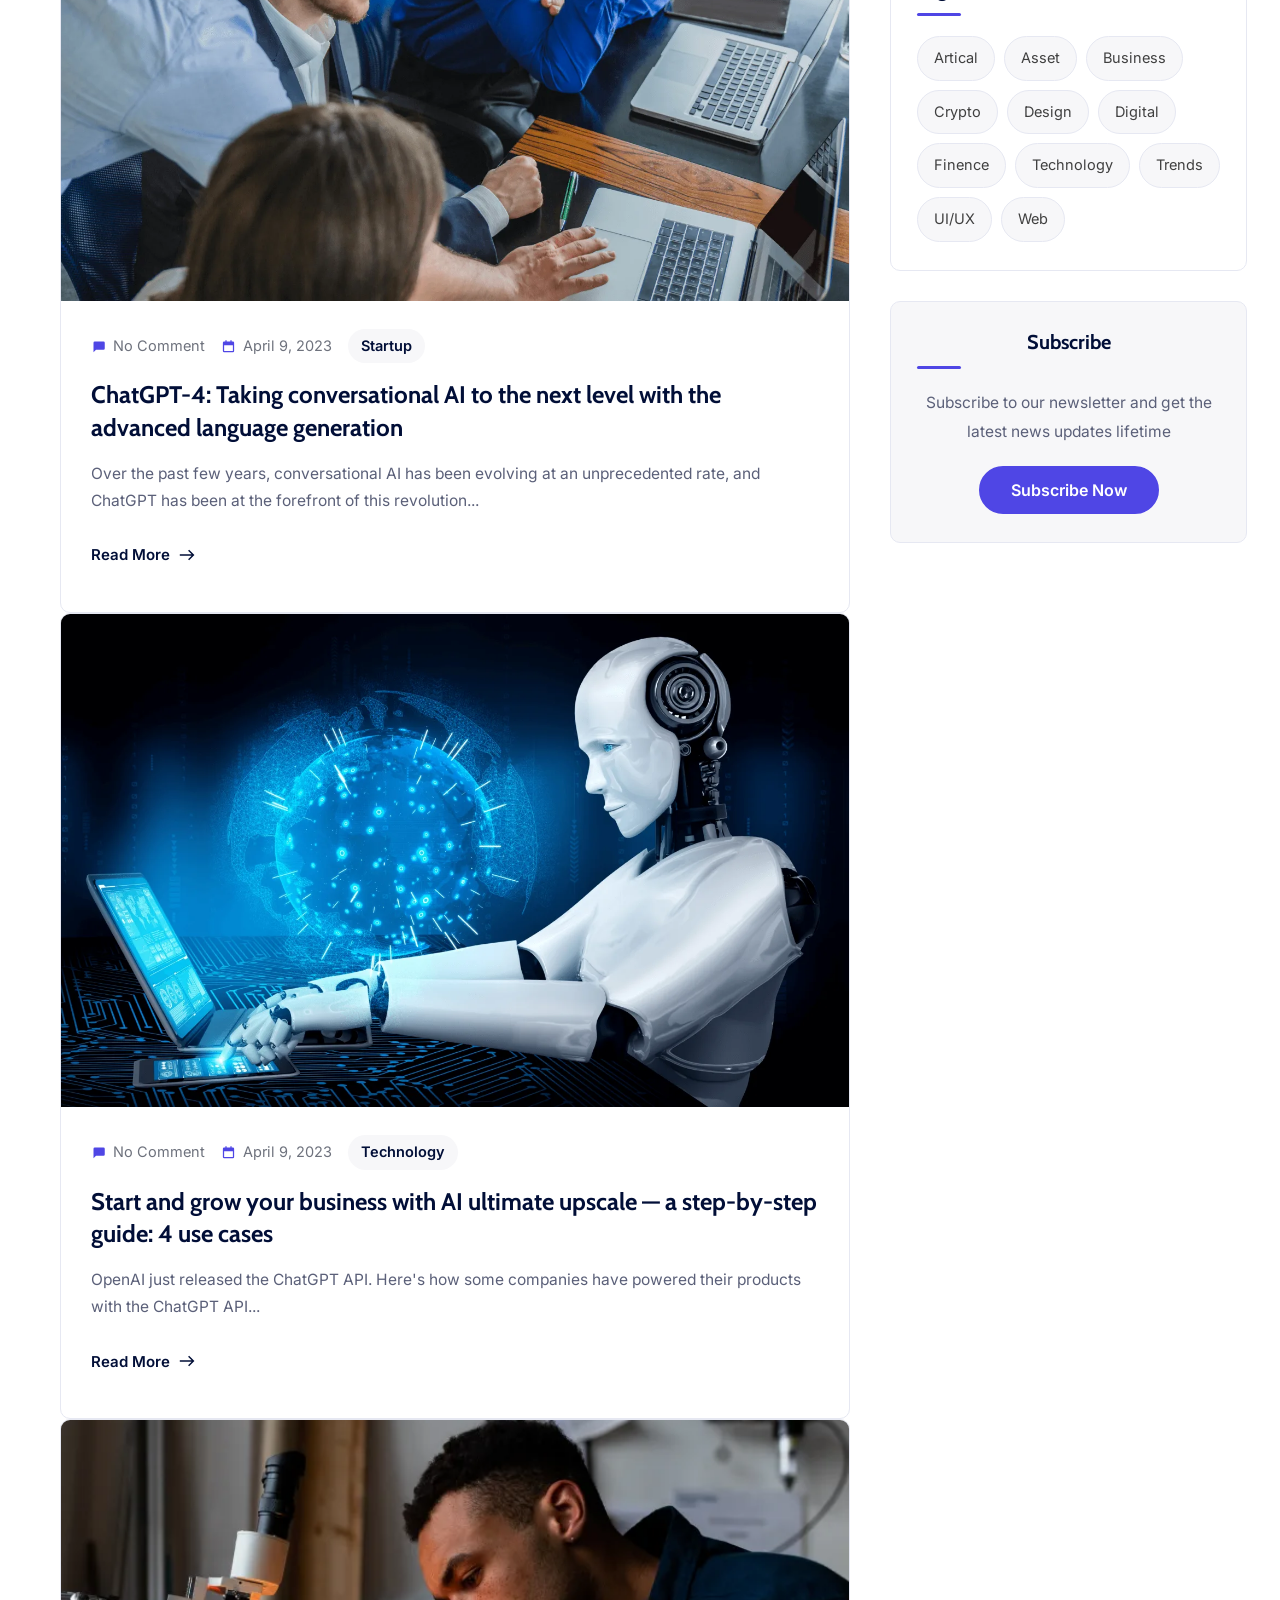
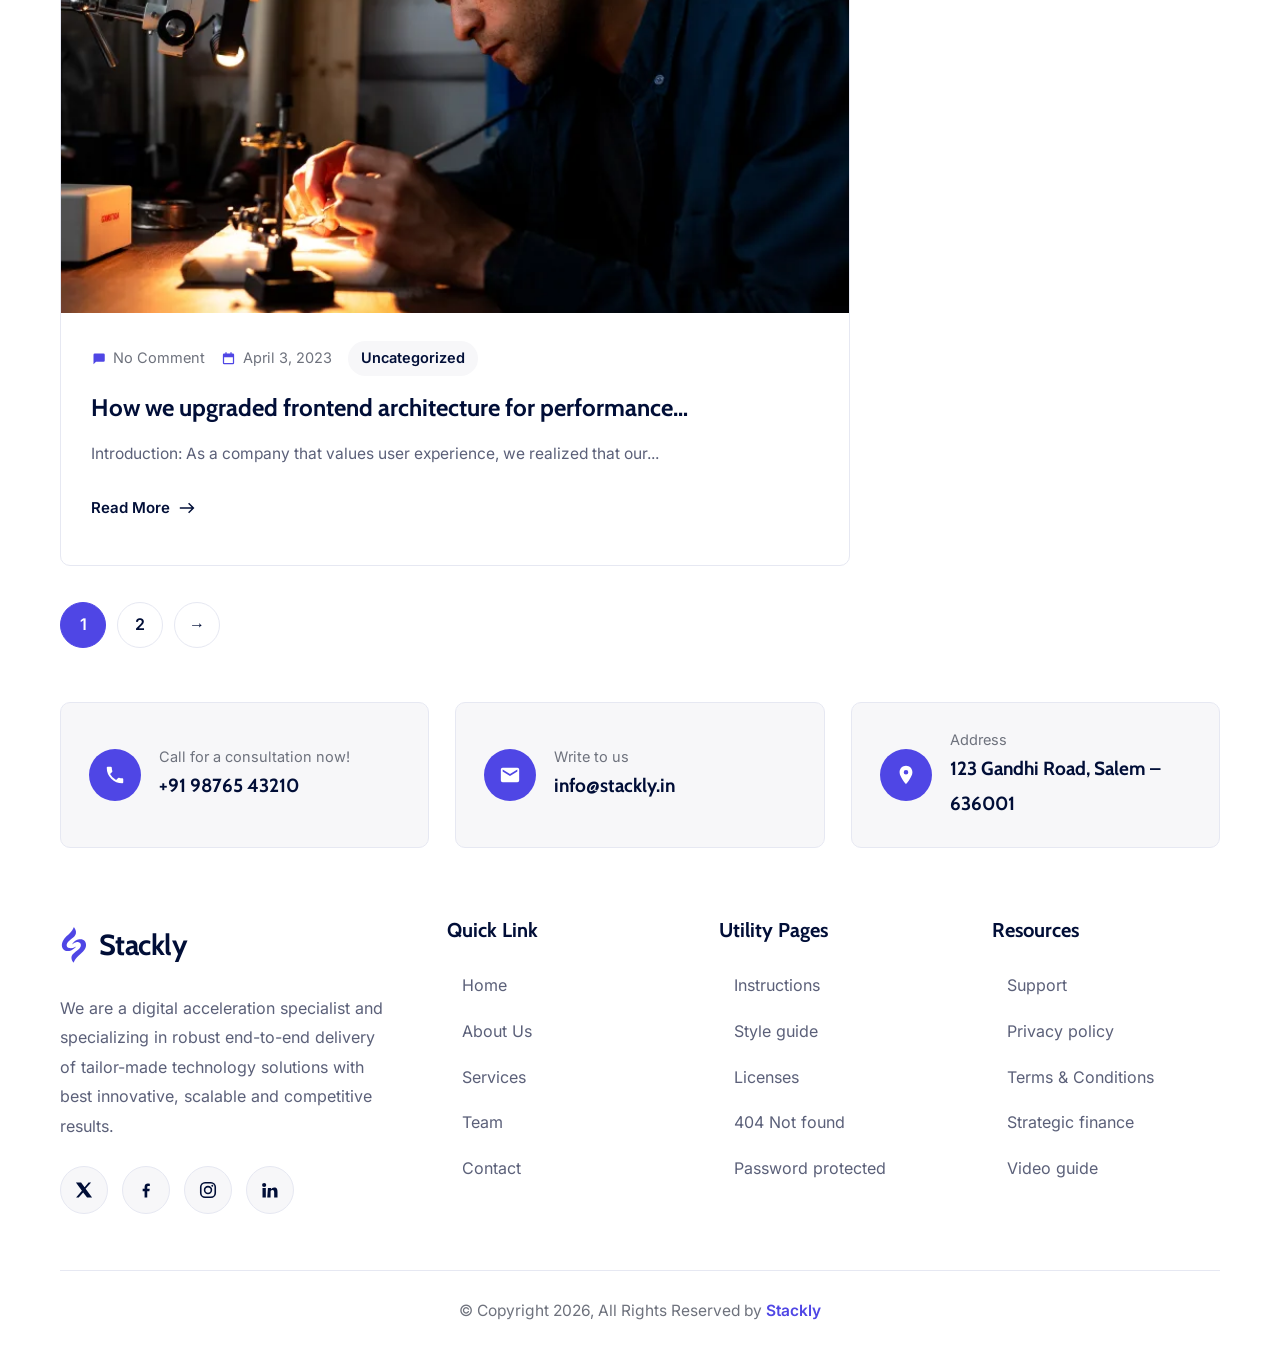
<file: blog.html>
<!DOCTYPE html>
<html lang="en">
<head>
<meta charset="UTF-8">
<meta name="viewport" content="width=device-width, initial-scale=1">
<title>Blog – Stackly IT Services, Salem</title>
<meta name="description" content="Articles and insights on IT services, cloud, security and digital transformation from the Stackly team.">
<link rel="icon" href="assets/img/logo.svg" type="image/svg+xml">
<link rel="stylesheet" href="assets/fonts.css">
<link rel="stylesheet" href="css/style.css">
</head>
<body>

<!-- ============ PRELOADER ============ -->
<div class="preloader" id="preloader" aria-hidden="true">
  <svg class="pre-curtain" viewBox="0 0 1000 1000" preserveAspectRatio="none" aria-hidden="true">
    <path d="M0,1005S175,995,500,995s500,5,500,5V0H0Z"></path>
  </svg>
  <div class="pre-inner">
    <div class="pre-brand"><img src="assets/img/logo.svg" alt=""><span>Stackly</span></div>
    <div class="load-text"><span>L</span><span>o</span><span>a</span><span>d</span><span>i</span><span>n</span><span>g</span></div>
  </div>
</div>

<!-- ============ HEADER ============ -->
<header class="site-header" data-sticky>
  <div class="topbar">
    <div class="container topbar-inner">
      <div class="topbar-left">
        <span class="tb-item hide-sm">
          <svg viewBox="0 0 24 24"><path d="M12 2C8.1 2 5 5.1 5 9c0 5.2 7 13 7 13s7-7.8 7-13c0-3.9-3.1-7-7-7zm0 9.5A2.5 2.5 0 1 1 14.5 9 2.5 2.5 0 0 1 12 11.5z"/></svg>
          Stackly, 123 Gandhi Road, Salem – 636001
        </span>
        <span class="tb-item hide-sm">
          <svg viewBox="0 0 24 24"><path d="M20 4H4a2 2 0 0 0-2 2v12a2 2 0 0 0 2 2h16a2 2 0 0 0 2-2V6a2 2 0 0 0-2-2zm0 4.2-8 5-8-5V6l8 5 8-5z"/></svg>
          <a href="mailto:info@stackly.in">info@stackly.in</a>
        </span>
      </div>
      <div class="topbar-right">
        <span class="tb-hours">
          <svg viewBox="0 0 24 24"><path d="M12 2a10 10 0 1 0 0 20 10 10 0 0 0 0-20zm1 10.6V6h-2v7.4l5.2 3.1 1-1.7-4.2-2.2z"/></svg>
          Office Hours: 9:00 AM – 6:00 PM
        </span>
        <div class="socials">
          <a href="#" aria-label="Facebook"><svg viewBox="0 0 24 24"><path d="M13.5 21v-7.5H16l.5-3h-3V8.6c0-.9.3-1.5 1.6-1.5h1.5V4.4A22 22 0 0 0 14.3 4.3c-2.4 0-4 1.4-4 4.1v2.1H8v3h2.3V21z"/></svg></a>
          <a href="#" aria-label="LinkedIn"><svg viewBox="0 0 24 24"><path d="M4.98 3.5A2.5 2.5 0 1 0 5 8.5a2.5 2.5 0 0 0-.02-5zM3 9.5h4V21H3zM9.5 9.5h3.8v1.6h.05a4.2 4.2 0 0 1 3.77-2C20.4 9.1 21 11.4 21 14.4V21h-4v-5.9c0-1.4 0-3.2-2-3.2s-2.3 1.5-2.3 3.1V21h-4z"/></svg></a>
          <a href="#" aria-label="X"><svg viewBox="0 0 24 24"><path d="M17.5 3h3l-6.6 7.5L21.7 21h-6l-4.7-6.1L5.6 21H2.5l7-8L2.3 3h6.2l4.2 5.6z"/></svg></a>
        </div>
      </div>
    </div>
  </div>

  <div class="container header-inner">
    <a class="brand" href="index.html">
      <img src="assets/img/logo.svg" alt="Stackly logo">
      <span>Stackly</span>
    </a>
    <nav>
      <ul class="main-menu">
        <li><a href="index.html">Home</a></li>
        <li><a href="about.html">About</a></li>
        <li><a href="services.html">Services</a></li>
        <li><a href="team.html">Team</a></li>
        <li><a href="blog.html">Blog</a></li>
        <li><a href="contact.html">Contact</a></li>
        <li><a href="login.html">Login</a></li>
      </ul>
    </nav>
    <div class="header-cta">
      <a class="btn btn-primary btn-sm" href="contact.html">Get A Quote</a>
      <button class="nav-toggle" aria-label="Toggle menu" aria-expanded="false"><span></span></button>
    </div>
  </div>

  <div class="mobile-nav">
    <ul>
      <li><a href="index.html">Home</a></li>
      <li><a href="about.html">About</a></li>
      <li><a href="services.html">Services</a></li>
      <li><a href="team.html">Team</a></li>
      <li><a href="blog.html">Blog</a></li>
      <li><a href="contact.html">Contact</a></li>
      <li><a href="login.html">Login</a></li>
    </ul>
    <a class="btn btn-primary" href="contact.html">Get A Quote</a>
  </div>
</header>

<main>

<!-- ============ PAGE BANNER ============ -->
<section class="page-banner">
  <div class="container">
    <h1>Our blog</h1>
    <div class="breadcrumb">
      <a href="index.html">Home</a>
      <svg class="sep" viewBox="0 0 8 12"><path d="M1 1l5 5-5 5" fill="none" stroke="currentColor" stroke-width="1.8"/></svg>
      <span>Blog</span>
    </div>
  </div>
</section>

<!-- ============ BLOG ============ -->
<section class="section">
  <div class="container">
    <div class="blog-layout">
      <div>

      <article class="post-card reveal">
        <a class="thumb" href="blog.html"><img src="assets/img/blog6.webp" alt="Relational vs non-relational databases, querying data and what product managers really need to know"></a>
        <div class="body">
          <div class="post-meta">
            <span><svg viewBox="0 0 24 24"><path d="M4 4h16a2 2 0 0 1 2 2v9a2 2 0 0 1-2 2H8l-4 4V6a2 2 0 0 1 2-2z"/></svg>No Comment</span>
            <span><svg viewBox="0 0 24 24"><path d="M7 2v2H5a2 2 0 0 0-2 2v13a2 2 0 0 0 2 2h14a2 2 0 0 0 2-2V6a2 2 0 0 0-2-2h-2V2h-2v2H9V2H7zm12 8v9H5v-9h14z"/></svg>April 9, 2023</span>
            <span class="cat">Tech</span>
          </div>
          <h3><a href="blog.html">Relational vs non-relational databases, querying data and what product managers really need to know</a></h3>
          <p>Welcome to part five of a series of articles covering the technical knowledge that every Product Manager ought to know. Today I'm going to be talking about...</p>
          <a class="read-more" href="blog.html">Read More <svg viewBox="0 0 20 14"><path d="M1 7h16M12 1l6 6-6 6"/></svg></a>
        </div>
      </article>

      <article class="post-card reveal">
        <a class="thumb" href="blog.html"><img src="assets/img/blog5.webp" alt="ChatGPT-4: Taking conversational AI to the next level with the advanced language generation"></a>
        <div class="body">
          <div class="post-meta">
            <span><svg viewBox="0 0 24 24"><path d="M4 4h16a2 2 0 0 1 2 2v9a2 2 0 0 1-2 2H8l-4 4V6a2 2 0 0 1 2-2z"/></svg>No Comment</span>
            <span><svg viewBox="0 0 24 24"><path d="M7 2v2H5a2 2 0 0 0-2 2v13a2 2 0 0 0 2 2h14a2 2 0 0 0 2-2V6a2 2 0 0 0-2-2h-2V2h-2v2H9V2H7zm12 8v9H5v-9h14z"/></svg>April 9, 2023</span>
            <span class="cat">Startup</span>
          </div>
          <h3><a href="blog.html">ChatGPT-4: Taking conversational AI to the next level with the advanced language generation</a></h3>
          <p>Over the past few years, conversational AI has been evolving at an unprecedented rate, and ChatGPT has been at the forefront of this revolution...</p>
          <a class="read-more" href="blog.html">Read More <svg viewBox="0 0 20 14"><path d="M1 7h16M12 1l6 6-6 6"/></svg></a>
        </div>
      </article>

      <article class="post-card reveal">
        <a class="thumb" href="blog.html"><img src="assets/img/blog4.webp" alt="Start and grow your business with AI ultimate upscale — a step-by-step guide: 4 use cases"></a>
        <div class="body">
          <div class="post-meta">
            <span><svg viewBox="0 0 24 24"><path d="M4 4h16a2 2 0 0 1 2 2v9a2 2 0 0 1-2 2H8l-4 4V6a2 2 0 0 1 2-2z"/></svg>No Comment</span>
            <span><svg viewBox="0 0 24 24"><path d="M7 2v2H5a2 2 0 0 0-2 2v13a2 2 0 0 0 2 2h14a2 2 0 0 0 2-2V6a2 2 0 0 0-2-2h-2V2h-2v2H9V2H7zm12 8v9H5v-9h14z"/></svg>April 9, 2023</span>
            <span class="cat">Technology</span>
          </div>
          <h3><a href="blog.html">Start and grow your business with AI ultimate upscale — a step-by-step guide: 4 use cases</a></h3>
          <p>OpenAI just released the ChatGPT API. Here's how some companies have powered their products with the ChatGPT API...</p>
          <a class="read-more" href="blog.html">Read More <svg viewBox="0 0 20 14"><path d="M1 7h16M12 1l6 6-6 6"/></svg></a>
        </div>
      </article>

      <article class="post-card reveal">
        <a class="thumb" href="blog.html"><img src="assets/img/blog3.webp" alt="How we upgraded frontend architecture for performance…"></a>
        <div class="body">
          <div class="post-meta">
            <span><svg viewBox="0 0 24 24"><path d="M4 4h16a2 2 0 0 1 2 2v9a2 2 0 0 1-2 2H8l-4 4V6a2 2 0 0 1 2-2z"/></svg>No Comment</span>
            <span><svg viewBox="0 0 24 24"><path d="M7 2v2H5a2 2 0 0 0-2 2v13a2 2 0 0 0 2 2h14a2 2 0 0 0 2-2V6a2 2 0 0 0-2-2h-2V2h-2v2H9V2H7zm12 8v9H5v-9h14z"/></svg>April 3, 2023</span>
            <span class="cat">Uncategorized</span>
          </div>
          <h3><a href="blog.html">How we upgraded frontend architecture for performance…</a></h3>
          <p>Introduction: As a company that values user experience, we realized that our...</p>
          <a class="read-more" href="blog.html">Read More <svg viewBox="0 0 20 14"><path d="M1 7h16M12 1l6 6-6 6"/></svg></a>
        </div>
      </article>
        <div class="pagination">
          <span class="active">1</span>
          <a href="blog.html">2</a>
          <a href="blog.html" aria-label="Next page">&rarr;</a>
        </div>
      </div>

      <aside class="sidebar">
        <div class="widget reveal">
          <div class="search">
            <input type="search" placeholder="Type to search..." aria-label="Search">
            <button type="button" aria-label="Search"><svg viewBox="0 0 24 24"><path d="M15.5 14h-.79l-.28-.27a6.5 6.5 0 1 0-.7.7l.27.28v.79l5 4.99L20.49 19l-4.99-5zm-6 0A4.5 4.5 0 1 1 14 9.5 4.5 4.5 0 0 1 9.5 14z"/></svg></button>
          </div>
        </div>
        <div class="widget reveal">
          <h3>Blog Categories</h3>
          <ul class="cat-list">
            <li><a href="blog.html">Startup <span>(1)</span></a></li>
            <li><a href="blog.html">Tech <span>(1)</span></a></li>
            <li><a href="blog.html">Technology <span>(1)</span></a></li>
            <li><a href="blog.html">Uncategorized <span>(4)</span></a></li>
          </ul>
        </div>
        <div class="widget reveal">
          <h3>Recent Posts</h3>
          <ul class="recent">
            <li><img src="assets/img/blog6.webp" alt=""><div><span class="d"><svg viewBox="0 0 24 24"><path d="M7 2v2H5a2 2 0 0 0-2 2v13a2 2 0 0 0 2 2h14a2 2 0 0 0 2-2V6a2 2 0 0 0-2-2h-2V2h-2v2H9V2H7zm12 8v9H5v-9h14z"/></svg>April 9, 2023</span><a href="blog.html">Relational vs non-relational databases, querying data…</a></div></li>
            <li><img src="assets/img/blog5.webp" alt=""><div><span class="d"><svg viewBox="0 0 24 24"><path d="M7 2v2H5a2 2 0 0 0-2 2v13a2 2 0 0 0 2 2h14a2 2 0 0 0 2-2V6a2 2 0 0 0-2-2h-2V2h-2v2H9V2H7zm12 8v9H5v-9h14z"/></svg>April 9, 2023</span><a href="blog.html">ChatGPT-4: Taking conversational AI to the…</a></div></li>
            <li><img src="assets/img/blog4.webp" alt=""><div><span class="d"><svg viewBox="0 0 24 24"><path d="M7 2v2H5a2 2 0 0 0-2 2v13a2 2 0 0 0 2 2h14a2 2 0 0 0 2-2V6a2 2 0 0 0-2-2h-2V2h-2v2H9V2H7zm12 8v9H5v-9h14z"/></svg>April 9, 2023</span><a href="blog.html">Start and grow your business with…</a></div></li>
          </ul>
        </div>
        <div class="widget reveal">
          <h3>Tags</h3>
          <div class="tags">
            <a href="blog.html">Artical</a><a href="blog.html">Asset</a><a href="blog.html">Business</a>
            <a href="blog.html">Crypto</a><a href="blog.html">Design</a><a href="blog.html">Digital</a>
            <a href="blog.html">Finence</a><a href="blog.html">Technology</a><a href="blog.html">Trends</a>
            <a href="blog.html">UI/UX</a><a href="blog.html">Web</a>
          </div>
        </div>
        <div class="widget widget-sub reveal">
          <h3>Subscribe</h3>
          <p>Subscribe to our newsletter and get the latest news updates lifetime</p>
          <a href="contact.html" class="btn btn-primary btn-sm">Subscribe Now</a>
        </div>
      </aside>
    </div>
  </div>
</section>

</main>

<!-- ============ FOOTER ============ -->
<section class="container footer-cards">
  <div class="fc">
    <span class="ic"><svg viewBox="0 0 24 24"><path d="M6.6 10.8a15.6 15.6 0 0 0 6.6 6.6l2.2-2.2a1 1 0 0 1 1-.24 11.4 11.4 0 0 0 3.6.58 1 1 0 0 1 1 1V20a1 1 0 0 1-1 1A17 17 0 0 1 3 4a1 1 0 0 1 1-1h3.5a1 1 0 0 1 1 1 11.4 11.4 0 0 0 .58 3.6 1 1 0 0 1-.25 1z"/></svg></span>
    <div><span>Call for a consultation now!</span><b><a href="tel:+919876543210">+91 98765 43210</a></b></div>
  </div>
  <div class="fc">
    <span class="ic"><svg viewBox="0 0 24 24"><path d="M20 4H4a2 2 0 0 0-2 2v12a2 2 0 0 0 2 2h16a2 2 0 0 0 2-2V6a2 2 0 0 0-2-2zm0 4.2-8 5-8-5V6l8 5 8-5z"/></svg></span>
    <div><span>Write to us</span><b><a href="mailto:info@stackly.in">info@stackly.in</a></b></div>
  </div>
  <div class="fc">
    <span class="ic"><svg viewBox="0 0 24 24"><path d="M12 2C8.1 2 5 5.1 5 9c0 5.2 7 13 7 13s7-7.8 7-13c0-3.9-3.1-7-7-7zm0 9.5A2.5 2.5 0 1 1 14.5 9 2.5 2.5 0 0 1 12 11.5z"/></svg></span>
    <div><span>Address</span><b>123 Gandhi Road, Salem – 636001</b></div>
  </div>
</section>

<footer class="footer">
  <div class="container">
    <div class="footer-grid">
      <div class="footer-about">
        <a class="brand" href="index.html"><img src="assets/img/logo.svg" alt="Stackly logo"><span>Stackly</span></a>
        <p>We are a digital acceleration specialist and specializing in robust end-to-end delivery of tailor-made technology solutions with best innovative, scalable and competitive results.</p>
        <div class="socials">
          <a href="#" aria-label="X"><svg viewBox="0 0 24 24"><path d="M17.5 3h3l-6.6 7.5L21.7 21h-6l-4.7-6.1L5.6 21H2.5l7-8L2.3 3h6.2l4.2 5.6z"/></svg></a>
          <a href="#" aria-label="Facebook"><svg viewBox="0 0 24 24"><path d="M13.5 21v-7.5H16l.5-3h-3V8.6c0-.9.3-1.5 1.6-1.5h1.5V4.4A22 22 0 0 0 14.3 4.3c-2.4 0-4 1.4-4 4.1v2.1H8v3h2.3V21z"/></svg></a>
          <a href="#" aria-label="Instagram"><svg class="ig" viewBox="0 0 24 24" aria-hidden="true"><rect x="3.3" y="3.3" width="17.4" height="17.4" rx="5.2" fill="none" stroke="currentColor" stroke-width="1.9"/><circle cx="12" cy="12" r="4.1" fill="none" stroke="currentColor" stroke-width="1.9"/><circle cx="17.15" cy="6.85" r="1.15" fill="currentColor"/></svg></a>
          <a href="#" aria-label="LinkedIn"><svg viewBox="0 0 24 24"><path d="M4.98 3.5A2.5 2.5 0 1 0 5 8.5a2.5 2.5 0 0 0-.02-5zM3 9.5h4V21H3zM9.5 9.5h3.8v1.6h.05a4.2 4.2 0 0 1 3.77-2C20.4 9.1 21 11.4 21 14.4V21h-4v-5.9c0-1.4 0-3.2-2-3.2s-2.3 1.5-2.3 3.1V21h-4z"/></svg></a>
        </div>
      </div>
      <div class="fcol">
        <h3>Quick Link</h3>
        <ul>
          <li><a href="index.html">Home</a></li>
          <li><a href="about.html">About Us</a></li>
          <li><a href="services.html">Services</a></li>
          <li><a href="team.html">Team</a></li>
          <li><a href="contact.html">Contact</a></li>
        </ul>
      </div>
      <div class="fcol">
        <h3>Utility Pages</h3>
        <ul>
          <li><a href="services.html">Instructions</a></li>
          <li><a href="about.html">Style guide</a></li>
          <li><a href="about.html">Licenses</a></li>
          <li><a href="404.html">404 Not found</a></li>
          <li><a href="index.html">Password protected</a></li>
        </ul>
      </div>
      <div class="fcol">
        <h3>Resources</h3>
        <ul>
          <li><a href="contact.html">Support</a></li>
          <li><a href="contact.html">Privacy policy</a></li>
          <li><a href="contact.html">Terms &amp; Conditions</a></li>
          <li><a href="services.html">Strategic finance</a></li>
          <li><a href="blog.html">Video guide</a></li>
        </ul>
      </div>
    </div>
    <div class="copyright">© Copyright <span data-year>2026</span>, All Rights Reserved by <a href="index.html">Stackly</a></div>
  </div>
</footer>

<script src="js/security.js"></script>
<script src="js/main.js"></script>
</body>
</html>
</file>
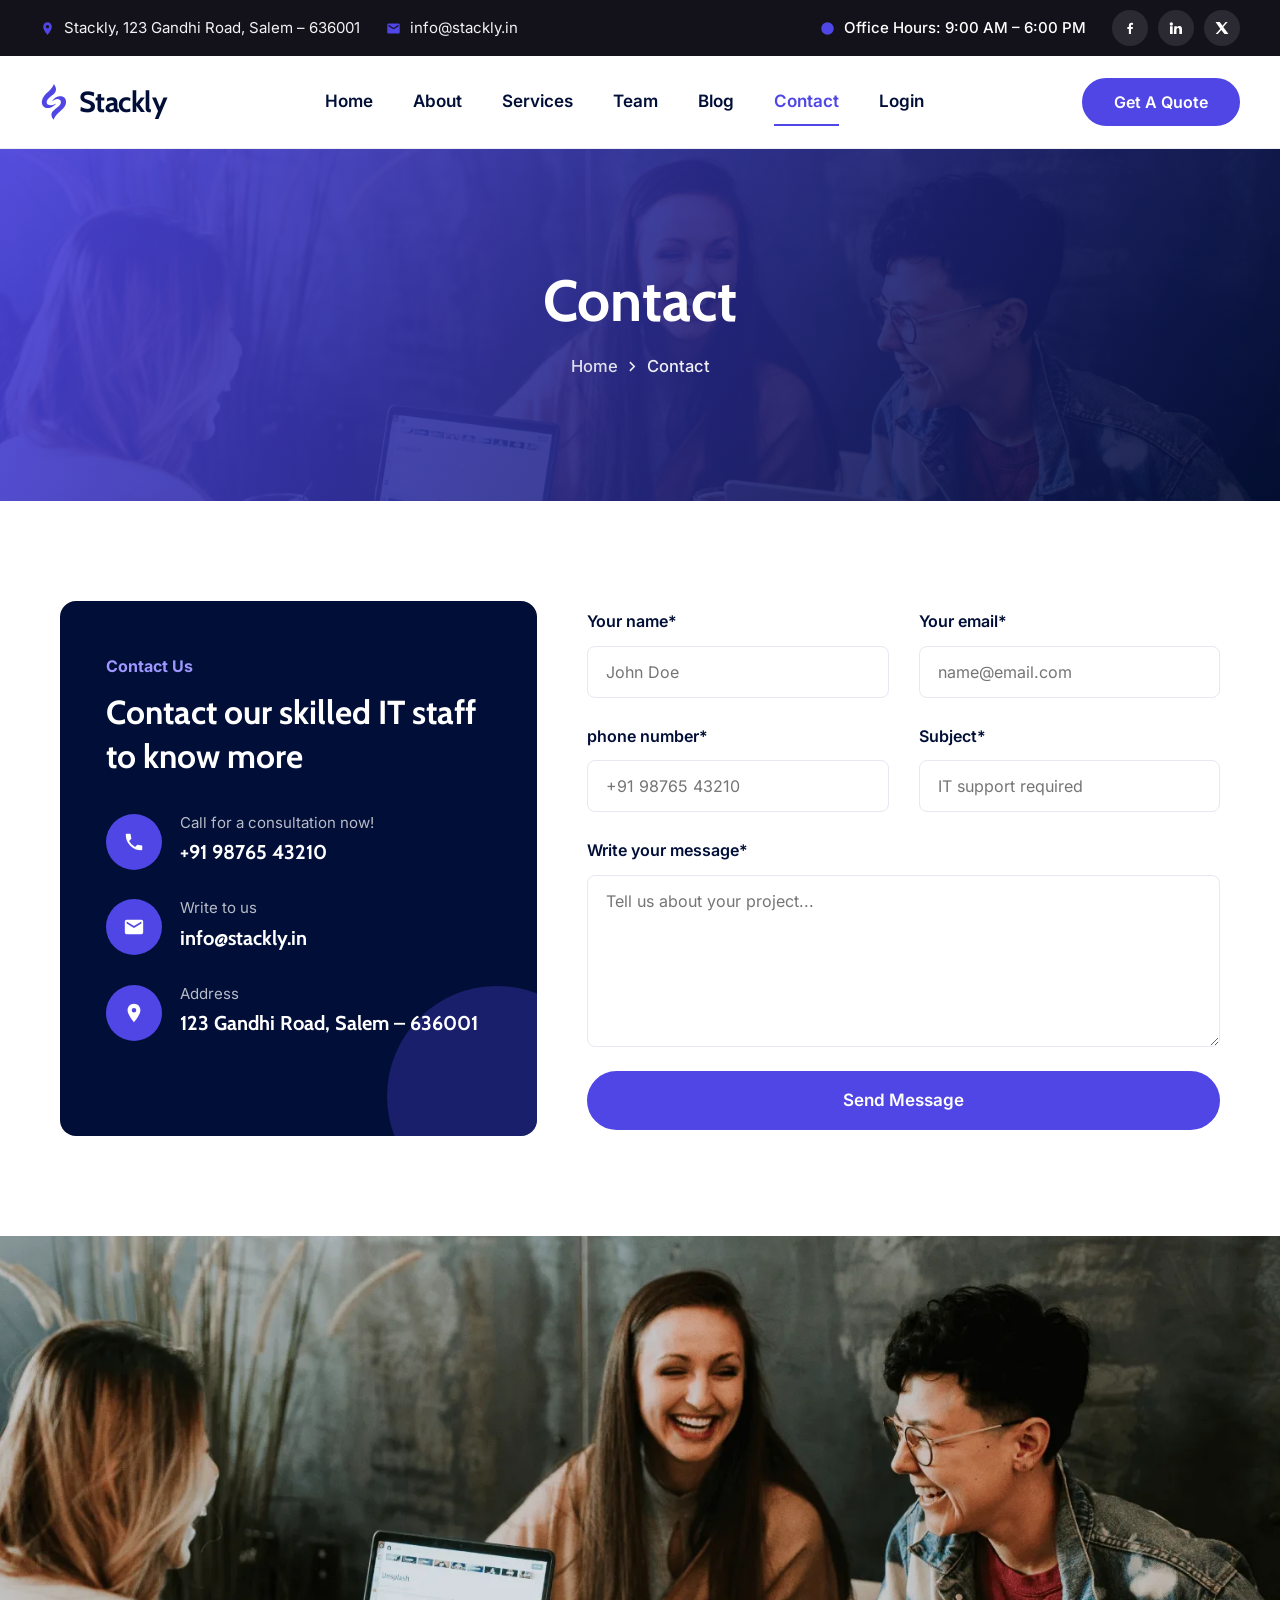
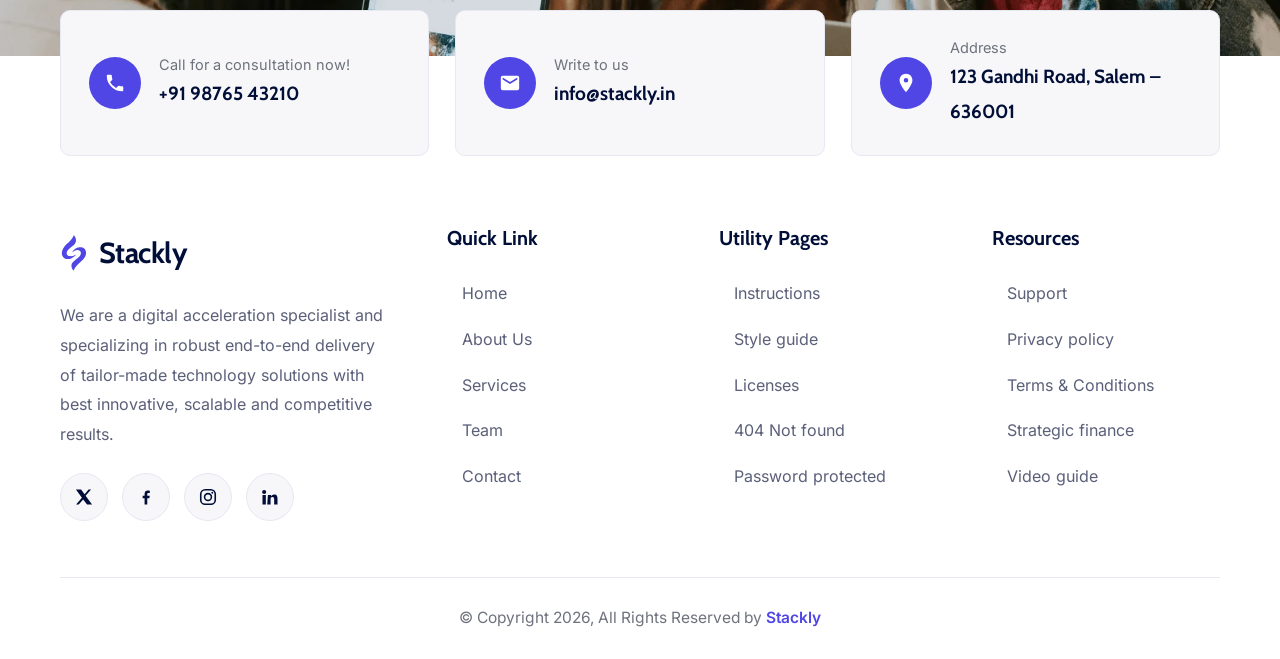
<file: contact.html>
<!DOCTYPE html>
<html lang="en">
<head>
<meta charset="UTF-8">
<meta name="viewport" content="width=device-width, initial-scale=1">
<title>Contact – Stackly IT Services, Salem</title>
<meta name="description" content="Contact Stackly for IT services, support and quotes. 123 Gandhi Road, Salem – 636001, Tamil Nadu. Call +91 98765 43210.">
<link rel="icon" href="assets/img/logo.svg" type="image/svg+xml">
<link rel="stylesheet" href="assets/fonts.css">
<link rel="stylesheet" href="css/style.css">
</head>
<body>

<!-- ============ PRELOADER ============ -->
<div class="preloader" id="preloader" aria-hidden="true">
  <svg class="pre-curtain" viewBox="0 0 1000 1000" preserveAspectRatio="none" aria-hidden="true">
    <path d="M0,1005S175,995,500,995s500,5,500,5V0H0Z"></path>
  </svg>
  <div class="pre-inner">
    <div class="pre-brand"><img src="assets/img/logo.svg" alt=""><span>Stackly</span></div>
    <div class="load-text"><span>L</span><span>o</span><span>a</span><span>d</span><span>i</span><span>n</span><span>g</span></div>
  </div>
</div>

<!-- ============ HEADER ============ -->
<header class="site-header" data-sticky>
  <div class="topbar">
    <div class="container topbar-inner">
      <div class="topbar-left">
        <span class="tb-item hide-sm">
          <svg viewBox="0 0 24 24"><path d="M12 2C8.1 2 5 5.1 5 9c0 5.2 7 13 7 13s7-7.8 7-13c0-3.9-3.1-7-7-7zm0 9.5A2.5 2.5 0 1 1 14.5 9 2.5 2.5 0 0 1 12 11.5z"/></svg>
          Stackly, 123 Gandhi Road, Salem – 636001
        </span>
        <span class="tb-item hide-sm">
          <svg viewBox="0 0 24 24"><path d="M20 4H4a2 2 0 0 0-2 2v12a2 2 0 0 0 2 2h16a2 2 0 0 0 2-2V6a2 2 0 0 0-2-2zm0 4.2-8 5-8-5V6l8 5 8-5z"/></svg>
          <a href="mailto:info@stackly.in">info@stackly.in</a>
        </span>
      </div>
      <div class="topbar-right">
        <span class="tb-hours">
          <svg viewBox="0 0 24 24"><path d="M12 2a10 10 0 1 0 0 20 10 10 0 0 0 0-20zm1 10.6V6h-2v7.4l5.2 3.1 1-1.7-4.2-2.2z"/></svg>
          Office Hours: 9:00 AM – 6:00 PM
        </span>
        <div class="socials">
          <a href="#" aria-label="Facebook"><svg viewBox="0 0 24 24"><path d="M13.5 21v-7.5H16l.5-3h-3V8.6c0-.9.3-1.5 1.6-1.5h1.5V4.4A22 22 0 0 0 14.3 4.3c-2.4 0-4 1.4-4 4.1v2.1H8v3h2.3V21z"/></svg></a>
          <a href="#" aria-label="LinkedIn"><svg viewBox="0 0 24 24"><path d="M4.98 3.5A2.5 2.5 0 1 0 5 8.5a2.5 2.5 0 0 0-.02-5zM3 9.5h4V21H3zM9.5 9.5h3.8v1.6h.05a4.2 4.2 0 0 1 3.77-2C20.4 9.1 21 11.4 21 14.4V21h-4v-5.9c0-1.4 0-3.2-2-3.2s-2.3 1.5-2.3 3.1V21h-4z"/></svg></a>
          <a href="#" aria-label="X"><svg viewBox="0 0 24 24"><path d="M17.5 3h3l-6.6 7.5L21.7 21h-6l-4.7-6.1L5.6 21H2.5l7-8L2.3 3h6.2l4.2 5.6z"/></svg></a>
        </div>
      </div>
    </div>
  </div>

  <div class="container header-inner">
    <a class="brand" href="index.html">
      <img src="assets/img/logo.svg" alt="Stackly logo">
      <span>Stackly</span>
    </a>
    <nav>
      <ul class="main-menu">
        <li><a href="index.html">Home</a></li>
        <li><a href="about.html">About</a></li>
        <li><a href="services.html">Services</a></li>
        <li><a href="team.html">Team</a></li>
        <li><a href="blog.html">Blog</a></li>
        <li><a href="contact.html">Contact</a></li>
        <li><a href="login.html">Login</a></li>
      </ul>
    </nav>
    <div class="header-cta">
      <a class="btn btn-primary btn-sm" href="contact.html">Get A Quote</a>
      <button class="nav-toggle" aria-label="Toggle menu" aria-expanded="false"><span></span></button>
    </div>
  </div>

  <div class="mobile-nav">
    <ul>
      <li><a href="index.html">Home</a></li>
      <li><a href="about.html">About</a></li>
      <li><a href="services.html">Services</a></li>
      <li><a href="team.html">Team</a></li>
      <li><a href="blog.html">Blog</a></li>
      <li><a href="contact.html">Contact</a></li>
      <li><a href="login.html">Login</a></li>
    </ul>
    <a class="btn btn-primary" href="contact.html">Get A Quote</a>
  </div>
</header>

<main>

<!-- ============ PAGE BANNER ============ -->
<section class="page-banner">
  <div class="container">
    <h1>Contact</h1>
    <div class="breadcrumb">
      <a href="index.html">Home</a>
      <svg class="sep" viewBox="0 0 8 12"><path d="M1 1l5 5-5 5" fill="none" stroke="currentColor" stroke-width="1.8"/></svg>
      <span>Contact</span>
    </div>
  </div>
</section>

<!-- ============ CONTACT ============ -->
<section class="section">
  <div class="container">
    <div class="contact-grid">
      <div class="contact-info reveal">
        <span class="sec-label">Contact Us</span>
        <h2>Contact our skilled IT staff to know more</h2>
        <div class="c-info-list">
          <div class="c-info">
            <span class="ic"><svg viewBox="0 0 24 24"><path d="M6.6 10.8a15.6 15.6 0 0 0 6.6 6.6l2.2-2.2a1 1 0 0 1 1-.24 11.4 11.4 0 0 0 3.6.58 1 1 0 0 1 1 1V20a1 1 0 0 1-1 1A17 17 0 0 1 3 4a1 1 0 0 1 1-1h3.5a1 1 0 0 1 1 1 11.4 11.4 0 0 0 .58 3.6 1 1 0 0 1-.25 1z"/></svg></span>
            <div><span>Call for a consultation now!</span><b><a href="tel:+919876543210">+91 98765 43210</a></b></div>
          </div>
          <div class="c-info">
            <span class="ic"><svg viewBox="0 0 24 24"><path d="M20 4H4a2 2 0 0 0-2 2v12a2 2 0 0 0 2 2h16a2 2 0 0 0 2-2V6a2 2 0 0 0-2-2zm0 4.2-8 5-8-5V6l8 5 8-5z"/></svg></span>
            <div><span>Write to us</span><b><a href="mailto:info@stackly.in">info@stackly.in</a></b></div>
          </div>
          <div class="c-info">
            <span class="ic"><svg viewBox="0 0 24 24"><path d="M12 2C8.1 2 5 5.1 5 9c0 5.2 7 13 7 13s7-7.8 7-13c0-3.9-3.1-7-7-7zm0 9.5A2.5 2.5 0 1 1 14.5 9 2.5 2.5 0 0 1 12 11.5z"/></svg></span>
            <div><span>Address</span><b>123 Gandhi Road, Salem – 636001</b></div>
          </div>
        </div>
      </div>

      <div class="contact-form reveal">
        <form data-validate novalidate>
          <div class="form-grid">
            <div class="field">
              <label for="name">Your name*</label>
              <input id="name" name="name" type="text" required placeholder="John Doe">
              <span class="err">Please enter your name.</span>
            </div>
            <div class="field">
              <label for="email">Your email*</label>
              <input id="email" name="email" type="email" required placeholder="name@email.com">
              <span class="err">Please enter a valid email.</span>
            </div>
            <div class="field">
              <label for="phone">phone number*</label>
              <input id="phone" name="phone" type="tel" required placeholder="+91 98765 43210">
              <span class="err">Please enter your phone number.</span>
            </div>
            <div class="field">
              <label for="subject">Subject*</label>
              <input id="subject" name="subject" type="text" required placeholder="IT support required">
              <span class="err">Please enter a subject.</span>
            </div>
            <div class="field full">
              <label for="message">Write your message*</label>
              <textarea id="message" name="message" required placeholder="Tell us about your project..."></textarea>
              <span class="err">Please write your message.</span>
            </div>
            <div class="field full">
              <button class="btn btn-primary" type="submit">Send Message</button>
              <div class="form-note">Thank you! Your message has been sent. Our Salem team will reply within 24 hours.</div>
            </div>
          </div>
        </form>
      </div>
    </div>
  </div>
</section>

<!-- ============ MAP ============ -->
<section class="map">
  <iframe title="Stackly location map – Salem" loading="lazy" referrerpolicy="no-referrer-when-downgrade"
    src="https://www.google.com/maps?q=Gandhi%20Road%2C%20Salem%2C%20Tamil%20Nadu%20636001&z=13&output=embed"></iframe>
</section>

</main>

<!-- ============ FOOTER ============ -->
<section class="container footer-cards">
  <div class="fc">
    <span class="ic"><svg viewBox="0 0 24 24"><path d="M6.6 10.8a15.6 15.6 0 0 0 6.6 6.6l2.2-2.2a1 1 0 0 1 1-.24 11.4 11.4 0 0 0 3.6.58 1 1 0 0 1 1 1V20a1 1 0 0 1-1 1A17 17 0 0 1 3 4a1 1 0 0 1 1-1h3.5a1 1 0 0 1 1 1 11.4 11.4 0 0 0 .58 3.6 1 1 0 0 1-.25 1z"/></svg></span>
    <div><span>Call for a consultation now!</span><b><a href="tel:+919876543210">+91 98765 43210</a></b></div>
  </div>
  <div class="fc">
    <span class="ic"><svg viewBox="0 0 24 24"><path d="M20 4H4a2 2 0 0 0-2 2v12a2 2 0 0 0 2 2h16a2 2 0 0 0 2-2V6a2 2 0 0 0-2-2zm0 4.2-8 5-8-5V6l8 5 8-5z"/></svg></span>
    <div><span>Write to us</span><b><a href="mailto:info@stackly.in">info@stackly.in</a></b></div>
  </div>
  <div class="fc">
    <span class="ic"><svg viewBox="0 0 24 24"><path d="M12 2C8.1 2 5 5.1 5 9c0 5.2 7 13 7 13s7-7.8 7-13c0-3.9-3.1-7-7-7zm0 9.5A2.5 2.5 0 1 1 14.5 9 2.5 2.5 0 0 1 12 11.5z"/></svg></span>
    <div><span>Address</span><b>123 Gandhi Road, Salem – 636001</b></div>
  </div>
</section>

<footer class="footer">
  <div class="container">
    <div class="footer-grid">
      <div class="footer-about">
        <a class="brand" href="index.html"><img src="assets/img/logo.svg" alt="Stackly logo"><span>Stackly</span></a>
        <p>We are a digital acceleration specialist and specializing in robust end-to-end delivery of tailor-made technology solutions with best innovative, scalable and competitive results.</p>
        <div class="socials">
          <a href="#" aria-label="X"><svg viewBox="0 0 24 24"><path d="M17.5 3h3l-6.6 7.5L21.7 21h-6l-4.7-6.1L5.6 21H2.5l7-8L2.3 3h6.2l4.2 5.6z"/></svg></a>
          <a href="#" aria-label="Facebook"><svg viewBox="0 0 24 24"><path d="M13.5 21v-7.5H16l.5-3h-3V8.6c0-.9.3-1.5 1.6-1.5h1.5V4.4A22 22 0 0 0 14.3 4.3c-2.4 0-4 1.4-4 4.1v2.1H8v3h2.3V21z"/></svg></a>
          <a href="#" aria-label="Instagram"><svg class="ig" viewBox="0 0 24 24" aria-hidden="true"><rect x="3.3" y="3.3" width="17.4" height="17.4" rx="5.2" fill="none" stroke="currentColor" stroke-width="1.9"/><circle cx="12" cy="12" r="4.1" fill="none" stroke="currentColor" stroke-width="1.9"/><circle cx="17.15" cy="6.85" r="1.15" fill="currentColor"/></svg></a>
          <a href="#" aria-label="LinkedIn"><svg viewBox="0 0 24 24"><path d="M4.98 3.5A2.5 2.5 0 1 0 5 8.5a2.5 2.5 0 0 0-.02-5zM3 9.5h4V21H3zM9.5 9.5h3.8v1.6h.05a4.2 4.2 0 0 1 3.77-2C20.4 9.1 21 11.4 21 14.4V21h-4v-5.9c0-1.4 0-3.2-2-3.2s-2.3 1.5-2.3 3.1V21h-4z"/></svg></a>
        </div>
      </div>
      <div class="fcol">
        <h3>Quick Link</h3>
        <ul>
          <li><a href="index.html">Home</a></li>
          <li><a href="about.html">About Us</a></li>
          <li><a href="services.html">Services</a></li>
          <li><a href="team.html">Team</a></li>
          <li><a href="contact.html">Contact</a></li>
        </ul>
      </div>
      <div class="fcol">
        <h3>Utility Pages</h3>
        <ul>
          <li><a href="services.html">Instructions</a></li>
          <li><a href="about.html">Style guide</a></li>
          <li><a href="about.html">Licenses</a></li>
          <li><a href="404.html">404 Not found</a></li>
          <li><a href="index.html">Password protected</a></li>
        </ul>
      </div>
      <div class="fcol">
        <h3>Resources</h3>
        <ul>
          <li><a href="contact.html">Support</a></li>
          <li><a href="contact.html">Privacy policy</a></li>
          <li><a href="contact.html">Terms &amp; Conditions</a></li>
          <li><a href="services.html">Strategic finance</a></li>
          <li><a href="blog.html">Video guide</a></li>
        </ul>
      </div>
    </div>
    <div class="copyright">© Copyright <span data-year>2026</span>, All Rights Reserved by <a href="index.html">Stackly</a></div>
  </div>
</footer>

<script src="js/security.js"></script>
<script src="js/main.js"></script>
</body>
</html>
</file>
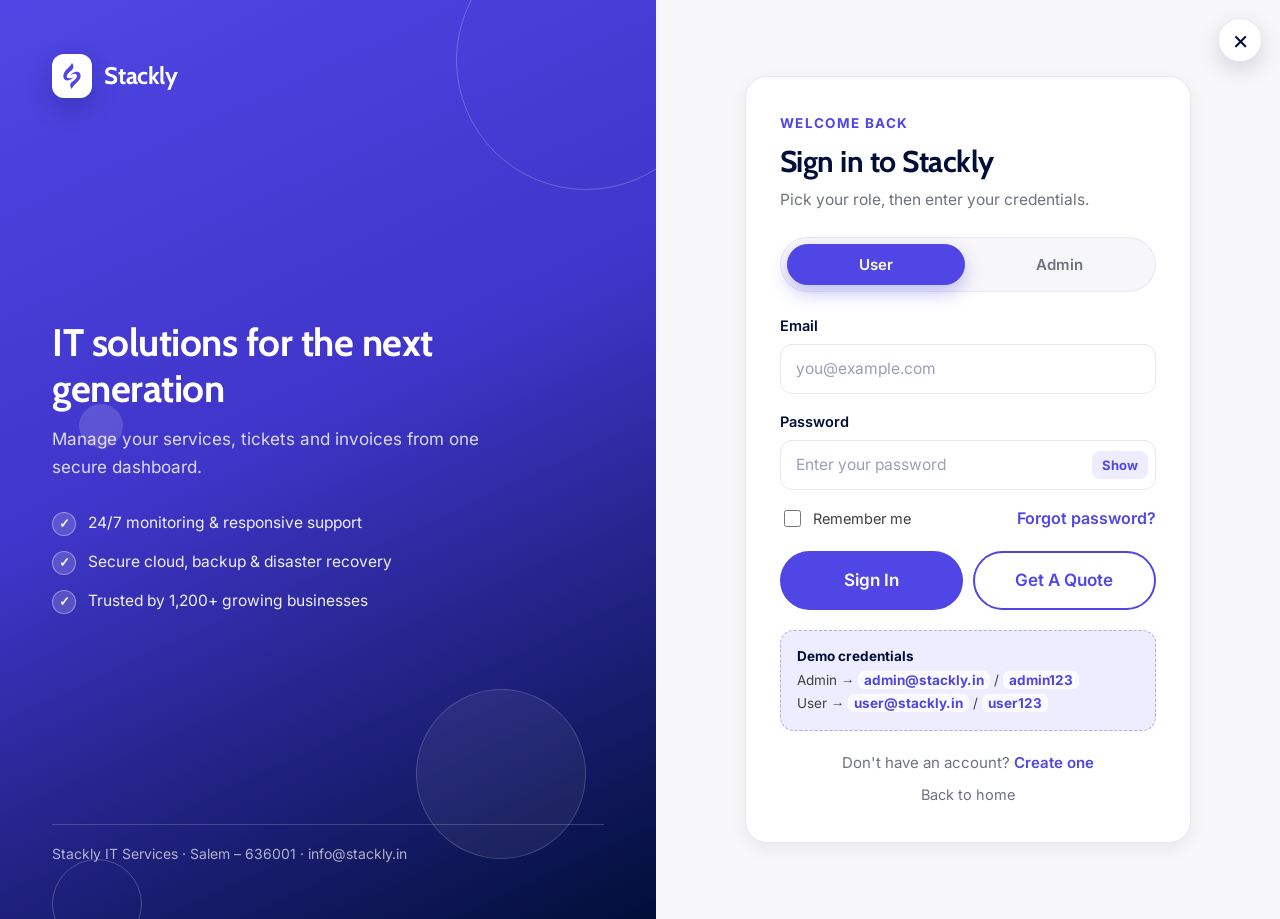
<file: dashboard-admin.html>
<!DOCTYPE html>
<html lang="en">
<head>
<meta charset="utf-8">
<meta name="viewport" content="width=device-width,initial-scale=1">
<title>Admin Console · Stackly</title>
<meta name="robots" content="noindex">
<link rel="icon" href="assets/img/logo.svg" type="image/svg+xml">
<link rel="stylesheet" href="assets/fonts.css">
<link rel="stylesheet" href="css/style.css">
<link rel="stylesheet" href="css/pages.css">
</head>
<body class="dash-body" data-page="admin">

<div class="dash" id="dash">
  <div class="dash-scrim" aria-hidden="true"></div>

  <!-- ============ SIDEBAR ============ -->
  <aside class="dash-side">
    <a class="dash-brand" href="index.html">
      <span class="logo-chip"><img src="assets/img/logo.svg" alt=""></span>
      <b>Stackly</b>
    </a>

    <nav class="dash-menu" aria-label="Admin menu">
      <button class="dash-item is-active" type="button" data-panel="overview" aria-current="page">
        <svg viewBox="0 0 24 24" aria-hidden="true"><rect x="3" y="3" width="7.5" height="7.5" rx="1.6"/><rect x="13.5" y="3" width="7.5" height="7.5" rx="1.6"/><rect x="3" y="13.5" width="7.5" height="7.5" rx="1.6"/><rect x="13.5" y="13.5" width="7.5" height="7.5" rx="1.6"/></svg>
        <span>Dashboard</span>
      </button>
      <button class="dash-item" type="button" data-panel="users">
        <svg viewBox="0 0 24 24" aria-hidden="true"><path d="M16 20v-1.6a4 4 0 0 0-4-4H6.5a4 4 0 0 0-4 4V20"/><circle cx="9.25" cy="7.5" r="3.6"/><path d="M21.5 20v-1.6a4 4 0 0 0-3-3.85"/><path d="M16.2 4.15a3.6 3.6 0 0 1 0 6.7"/></svg>
        <span>Manage Users</span>
      </button>
      <button class="dash-item" type="button" data-panel="services">
        <svg viewBox="0 0 24 24" aria-hidden="true"><rect x="3" y="7" width="18" height="13" rx="2"/><path d="M9 7V5.5A1.5 1.5 0 0 1 10.5 4h3A1.5 1.5 0 0 1 15 5.5V7"/><path d="M3 12.5h18"/></svg>
        <span>Manage Services</span>
      </button>
      <button class="dash-item" type="button" data-panel="enquiries">
        <svg viewBox="0 0 24 24" aria-hidden="true"><rect x="3" y="5" width="18" height="14" rx="2"/><path d="M3.6 6.6 12 13l8.4-6.4"/></svg>
        <span>Enquiries</span>
      </button>
      <button class="dash-item" type="button" data-panel="reports">
        <svg viewBox="0 0 24 24" aria-hidden="true"><path d="M3.5 20.5h17"/><path d="M6 17.5v-6"/><path d="M11 17.5V6.5"/><path d="M16 17.5v-9"/><path d="M21 17.5v-4"/></svg>
        <span>Reports</span>
      </button>
      <button class="dash-item" type="button" data-panel="settings">
        <svg viewBox="0 0 24 24" aria-hidden="true"><circle cx="12" cy="12" r="3.2"/><path d="M19.1 14.6a1.6 1.6 0 0 0 .32 1.77l.06.06a2 2 0 1 1-2.83 2.83l-.06-.06a1.6 1.6 0 0 0-1.77-.32 1.6 1.6 0 0 0-.97 1.47V21a2 2 0 1 1-4 0v-.1a1.6 1.6 0 0 0-1.05-1.46 1.6 1.6 0 0 0-1.77.32l-.06.06a2 2 0 1 1-2.83-2.83l.06-.06a1.6 1.6 0 0 0 .32-1.77 1.6 1.6 0 0 0-1.47-.97H3a2 2 0 1 1 0-4h.1a1.6 1.6 0 0 0 1.46-1.05 1.6 1.6 0 0 0-.32-1.77l-.06-.06a2 2 0 1 1 2.83-2.83l.06.06a1.6 1.6 0 0 0 1.77.32H9a1.6 1.6 0 0 0 .97-1.47V3a2 2 0 1 1 4 0v.1a1.6 1.6 0 0 0 .97 1.47 1.6 1.6 0 0 0 1.77-.32l.06-.06a2 2 0 1 1 2.83 2.83l-.06.06a1.6 1.6 0 0 0-.32 1.77V9a1.6 1.6 0 0 0 1.47.97H21a2 2 0 1 1 0 4h-.1a1.6 1.6 0 0 0-1.46.97z"/></svg>
        <span>Settings</span>
      </button>

      <p class="dash-group">Website</p>
      <a class="dash-item" href="index.html">
        <svg viewBox="0 0 24 24" aria-hidden="true"><path d="M3.5 10.5 12 3.5l8.5 7"/><path d="M5.5 9.8V19A1.5 1.5 0 0 0 7 20.5h10A1.5 1.5 0 0 0 18.5 19V9.8"/><path d="M9.5 20.5v-6h5v6"/></svg>
        <span>Home</span>
      </a>
      <a class="dash-item" href="about.html">
        <svg viewBox="0 0 24 24" aria-hidden="true"><circle cx="12" cy="12" r="8.6"/><path d="M12 11.2v5"/><path d="M12 7.9h.01"/></svg>
        <span>About</span>
      </a>
      <a class="dash-item" href="services.html">
        <svg viewBox="0 0 24 24" aria-hidden="true"><rect x="3.5" y="3.5" width="7" height="7" rx="1.8"/><rect x="13.5" y="3.5" width="7" height="7" rx="1.8"/><rect x="3.5" y="13.5" width="7" height="7" rx="1.8"/><path d="M13.5 17h7"/><path d="M17 13.5v7"/></svg>
        <span>Services</span>
      </a>
      <a class="dash-item" href="team.html">
        <svg viewBox="0 0 24 24" aria-hidden="true"><circle cx="9" cy="8" r="3.3"/><path d="M3.5 19.5v-.6A5 5 0 0 1 8.5 14h1a5 5 0 0 1 5 5v.6"/><path d="M15.5 5.2a3.3 3.3 0 0 1 0 6.4"/><path d="M17.6 14.2a5 5 0 0 1 2.9 4.5v.8"/></svg>
        <span>Team</span>
      </a>
      <a class="dash-item" href="blog.html">
        <svg viewBox="0 0 24 24" aria-hidden="true"><path d="M5 4.5h11.5A2.5 2.5 0 0 1 19 7v12.5H7.5A2.5 2.5 0 0 1 5 17z"/><path d="M8.5 8.5h7"/><path d="M8.5 12h7"/><path d="M8.5 15.5h4"/></svg>
        <span>Blog</span>
      </a>
      <a class="dash-item" href="contact.html">
        <svg viewBox="0 0 24 24" aria-hidden="true"><rect x="3.5" y="5" width="17" height="14" rx="2.2"/><path d="m4.4 6.6 7.6 5.7 7.6-5.7"/></svg>
        <span>Contact</span>
      </a>
    </nav>

    <div class="dash-who">
      <span class="av js-avatar" aria-hidden="true">A</span>
      <span class="who-txt">
        <b class="js-name">Admin</b>
        <small class="js-email">admin@stackly.in</small>
      </span>
    </div>

    <div class="dash-side-foot">
      <a class="dash-item" href="index.html">
        <svg viewBox="0 0 24 24" aria-hidden="true"><path d="M14.5 4.5H19a1.5 1.5 0 0 1 1.5 1.5v4.5"/><path d="M19.5 5 11 13.5"/><path d="M18 13.6V19a1.5 1.5 0 0 1-1.5 1.5H5A1.5 1.5 0 0 1 3.5 19V7.5A1.5 1.5 0 0 1 5 6h5.4"/></svg>
        <span>View site</span>
      </a>
      <button class="dash-item" type="button" id="logout-btn">
        <svg viewBox="0 0 24 24" aria-hidden="true"><path d="M9.5 20.5H6A2 2 0 0 1 4 18.5v-13A2 2 0 0 1 6 3.5h3.5"/><path d="m15.5 16.5 4.5-4.5-4.5-4.5"/><path d="M20 12H9.5"/></svg>
        <span>Log out</span>
      </button>
    </div>
  </aside>

  <!-- ============ MAIN ============ -->
  <div class="dash-main">
    <header class="dash-top">
      <button class="dash-burger" type="button" aria-label="Toggle menu" aria-expanded="false"><span></span></button>
      <h1 class="dash-title" id="dash-title">Dashboard</h1>
      <div class="dash-search">
        <svg viewBox="0 0 24 24" aria-hidden="true"><circle cx="11" cy="11" r="7"/><path d="m20 20-3.4-3.4"/></svg>
        <input type="search" id="dash-search" placeholder="Search rows…" aria-label="Search table rows" data-row-filter="page">
      </div>
      <a class="dash-quote" href="contact.html">
        <svg viewBox="0 0 24 24" aria-hidden="true"><path d="M21 11.6a8.4 8.4 0 0 1-9 8.4 9.3 9.3 0 0 1-3.6-.7L3 21l1.9-5.1A8.2 8.2 0 0 1 4 11.6 8.4 8.4 0 0 1 12.5 3.2 8.4 8.4 0 0 1 21 11.6z"/></svg>
        Get A Quote
      </a>
      <div class="dash-user">
        <b class="dash-uname js-name">Admin</b>
        <span class="dash-role js-role">Admin</span>
        <span class="dash-avatar js-avatar" aria-hidden="true">A</span>
      </div>
    </header>

    <main class="dash-content">

      <!-- ========== DASHBOARD ========== -->
      <section class="panel active" data-panel="overview" data-title="Dashboard">
        <div class="panel-head">
          <h2>Welcome back, <span class="js-name">Admin</span></h2>
          <p>Live snapshot of Stackly — users, services, enquiries and revenue.</p>
        </div>

        <div class="stat-grid">
          <article class="stat-card">
            <div class="stat-top">
              <span class="stat-ico"><svg viewBox="0 0 24 24" aria-hidden="true"><path d="M16 20v-1.6a4 4 0 0 0-4-4H6.5a4 4 0 0 0-4 4V20"/><circle cx="9.25" cy="7.5" r="3.6"/><path d="M21.5 20v-1.6a4 4 0 0 0-3-3.85"/></svg></span>
              <span class="stat-delta">+12.4%</span>
            </div>
            <p class="stat-val">1,248</p>
            <p class="stat-lbl">Total Users</p>
          </article>

          <article class="stat-card">
            <div class="stat-top">
              <span class="stat-ico"><svg viewBox="0 0 24 24" aria-hidden="true"><rect x="3" y="7" width="18" height="13" rx="2"/><path d="M9 7V5.5A1.5 1.5 0 0 1 10.5 4h3A1.5 1.5 0 0 1 15 5.5V7"/><path d="M3 12.5h18"/></svg></span>
              <span class="stat-delta">+1 new</span>
            </div>
            <p class="stat-val">6</p>
            <p class="stat-lbl">Active Services</p>
          </article>

          <article class="stat-card">
            <div class="stat-top">
              <span class="stat-ico"><svg viewBox="0 0 24 24" aria-hidden="true"><rect x="3" y="5" width="18" height="14" rx="2"/><path d="M3.6 6.6 12 13l8.4-6.4"/></svg></span>
              <span class="stat-delta">+8.2%</span>
            </div>
            <p class="stat-val">87</p>
            <p class="stat-lbl">Open Enquiries</p>
          </article>

          <article class="stat-card">
            <div class="stat-top">
              <span class="stat-ico"><svg viewBox="0 0 24 24" aria-hidden="true"><path d="M7 4.5h10"/><path d="M7 9h10"/><path d="M13.5 4.5c2.6 0 4.2 1.7 4.2 4.2 0 3.4-2.7 5.1-6.2 5.1H7.4l8.1 6.7"/></svg></span>
              <span class="stat-delta">+18.9%</span>
            </div>
            <p class="stat-val">₹4.5L</p>
            <p class="stat-lbl">Revenue (MTD)</p>
          </article>
        </div>

        <div class="cols-2">
          <div class="card chart-card">
            <div class="card-head">
              <h3>Revenue by month</h3>
              <p class="card-note">Jan – Jun 2026</p>
            </div>
            <div class="chart" role="img" aria-label="Bar chart of monthly revenue, January to June, peaking in June">
              <div class="chart-col"><span class="chart-bar" style="--h:42%"></span><span class="chart-lbl">Jan</span></div>
              <div class="chart-col"><span class="chart-bar" style="--h:56%"></span><span class="chart-lbl">Feb</span></div>
              <div class="chart-col"><span class="chart-bar" style="--h:48%"></span><span class="chart-lbl">Mar</span></div>
              <div class="chart-col"><span class="chart-bar" style="--h:67%"></span><span class="chart-lbl">Apr</span></div>
              <div class="chart-col"><span class="chart-bar" style="--h:60%"></span><span class="chart-lbl">May</span></div>
              <div class="chart-col is-hi"><span class="chart-bar" style="--h:88%"></span><span class="chart-lbl">Jun</span></div>
            </div>
          </div>

          <div class="card">
            <div class="card-head">
              <h3>Recent enquiries</h3>
              <button class="ui-btn" type="button" data-act="download" data-msg="Enquiries exported as CSV">Export</button>
            </div>
            <div class="table-wrap">
              <table class="ui-table">
                <thead>
                  <tr><th>Name</th><th>Service</th><th>Date</th><th>Status</th></tr>
                </thead>
                <tbody>
                  <tr><td><b class="cell-strong">Kavya Ramesh</b></td><td>Cloud &amp; Hosting</td><td>06 Oct 2026</td><td><span class="tag tag-amber">Pending</span></td></tr>
                  <tr><td><b class="cell-strong">Arun Textiles</b></td><td>Managed IT Services</td><td>05 Oct 2026</td><td><span class="tag tag-green">Replied</span></td></tr>
                  <tr><td><b class="cell-strong">Nila Infotech</b></td><td>Cyber Security</td><td>04 Oct 2026</td><td><span class="tag tag-green">Replied</span></td></tr>
                  <tr><td><b class="cell-strong">Miracle Foods</b></td><td>Web Development</td><td>03 Oct 2026</td><td><span class="tag tag-red">Urgent</span></td></tr>
                  <tr><td><b class="cell-strong">Suresh Kumar</b></td><td>Network Security</td><td>02 Oct 2026</td><td><span class="tag tag-grey">Closed</span></td></tr>
                </tbody>
              </table>
            </div>
          </div>
        </div>
      </section>

      <!-- ========== MANAGE USERS ========== -->
      <section class="panel" data-panel="users" data-title="Manage Users">
        <div class="panel-head">
          <h2>Manage Users</h2>
          <p>Search, block or remove accounts across the platform.</p>
        </div>

        <div class="toolbar">
          <div class="grow">
            <svg viewBox="0 0 24 24" aria-hidden="true"><circle cx="11" cy="11" r="7"/><path d="m20 20-3.4-3.4"/></svg>
            <input type="search" placeholder="Search by name or email…" aria-label="Search users" data-row-filter="panel">
          </div>
          <button class="btn btn-primary btn-sm" type="button" data-act="add-user-toggle" aria-expanded="false" aria-controls="add-user-form">Add user</button>
        </div>

        <form class="card dash-form two" id="add-user-form" data-act="add-user" hidden>
          <div class="dash-field">
            <label class="dash-label" for="nu-name">Full name</label>
            <input class="dash-input" type="text" id="nu-name" name="nu-name" placeholder="e.g. Rahul Menon">
          </div>
          <div class="dash-field">
            <label class="dash-label" for="nu-email">Email</label>
            <input class="dash-input" type="email" id="nu-email" name="nu-email" placeholder="name@company.com">
          </div>
          <div class="dash-field full">
            <span class="dash-label">Role</span>
            <label class="auth-check"><input type="radio" name="nu-role" value="user" checked> User</label>
            &nbsp;&nbsp;
            <label class="auth-check"><input type="radio" name="nu-role" value="admin"> Admin</label>
          </div>
          <div class="dash-field full form-actions">
            <button class="btn btn-primary btn-sm" type="submit">Add user</button>
            <span class="dash-hint">New users can sign in immediately with their email.</span>
          </div>
        </form>

        <div class="card space-top">
          <div class="table-wrap">
            <table class="ui-table wide" id="users-table">
              <thead>
                <tr>
                  <th aria-label="Avatar"></th>
                  <th>Name</th>
                  <th>Email</th>
                  <th>Role</th>
                  <th>Status</th>
                  <th>Actions</th>
                </tr>
              </thead>
              <tbody>
                <tr data-user>
                  <td><span class="av av-soft" aria-hidden="true">PK</span></td>
                  <td><b class="cell-strong">Pradeep Kumar</b></td>
                  <td class="cell-mute">pradeep@novatech.in</td>
                  <td><span class="tag tag-grey">User</span></td>
                  <td><span class="tag tag-green js-status">Active</span></td>
                  <td><span class="cell-actions">
                    <button class="ui-act" type="button" data-act="block">Block</button>
                    <button class="ui-act ui-act-danger" type="button" data-act="delete">Delete</button>
                  </span></td>
                </tr>
                <tr data-user>
                  <td><span class="av" aria-hidden="true">SA</span></td>
                  <td><b class="cell-strong">Sneha Arjunan</b></td>
                  <td class="cell-mute">sneha.arjunan@gmail.com</td>
                  <td><span class="tag tag-indigo">Admin</span></td>
                  <td><span class="tag tag-green js-status">Active</span></td>
                  <td><span class="cell-actions">
                    <button class="ui-act" type="button" data-act="block">Block</button>
                    <button class="ui-act ui-act-danger" type="button" data-act="delete">Delete</button>
                  </span></td>
                </tr>
                <tr data-user>
                  <td><span class="av av-soft" aria-hidden="true">RM</span></td>
                  <td><b class="cell-strong">Rahul Menon</b></td>
                  <td class="cell-mute">rahul@skylinecorp.com</td>
                  <td><span class="tag tag-grey">User</span></td>
                  <td><span class="tag tag-red js-status">Blocked</span></td>
                  <td><span class="cell-actions">
                    <button class="ui-act" type="button" data-act="block">Unblock</button>
                    <button class="ui-act ui-act-danger" type="button" data-act="delete">Delete</button>
                  </span></td>
                </tr>
                <tr data-user>
                  <td><span class="av av-soft" aria-hidden="true">FA</span></td>
                  <td><b class="cell-strong">Fathima Ali</b></td>
                  <td class="cell-mute">fathima@zephyrlabs.io</td>
                  <td><span class="tag tag-grey">User</span></td>
                  <td><span class="tag tag-green js-status">Active</span></td>
                  <td><span class="cell-actions">
                    <button class="ui-act" type="button" data-act="block">Block</button>
                    <button class="ui-act ui-act-danger" type="button" data-act="delete">Delete</button>
                  </span></td>
                </tr>
                <tr data-user>
                  <td><span class="av av-soft" aria-hidden="true">GV</span></td>
                  <td><b class="cell-strong">Gowtham V</b></td>
                  <td class="cell-mute">gowtham@vertexgroup.co</td>
                  <td><span class="tag tag-grey">User</span></td>
                  <td><span class="tag tag-green js-status">Active</span></td>
                  <td><span class="cell-actions">
                    <button class="ui-act" type="button" data-act="block">Block</button>
                    <button class="ui-act ui-act-danger" type="button" data-act="delete">Delete</button>
                  </span></td>
                </tr>
                <tr data-user>
                  <td><span class="av av-soft" aria-hidden="true">IT</span></td>
                  <td><b class="cell-strong">Ishaan Tiwari</b></td>
                  <td class="cell-mute">ishaan@brightpixel.in</td>
                  <td><span class="tag tag-grey">User</span></td>
                  <td><span class="tag tag-green js-status">Active</span></td>
                  <td><span class="cell-actions">
                    <button class="ui-act" type="button" data-act="block">Block</button>
                    <button class="ui-act ui-act-danger" type="button" data-act="delete">Delete</button>
                  </span></td>
                </tr>
              </tbody>
            </table>
          </div>
        </div>
      </section>

      <!-- ========== MANAGE SERVICES ========== -->
      <section class="panel" data-panel="services" data-title="Manage Services">
        <div class="panel-head">
          <h2>Manage Services</h2>
          <p>Toggle services live on the website or keep them in draft.</p>
        </div>

        <div class="svc-grid">
          <article class="svc-card">
            <div class="svc-top">
              <span class="stat-ico"><svg viewBox="0 0 24 24" aria-hidden="true"><rect x="3" y="7" width="18" height="13" rx="2"/><path d="M9 7V5.5A1.5 1.5 0 0 1 10.5 4h3A1.5 1.5 0 0 1 15 5.5V7"/><path d="M3 12.5h18"/></svg></span>
              <button class="sw" type="button" role="switch" aria-checked="true" data-act="toggle-status" data-name="Managed IT Services">
                <span class="sw-track" aria-hidden="true"></span><span class="sw-label">Live</span>
              </button>
            </div>
            <div class="svc-name"><div><b>Managed IT Services</b><small>24/7 monitoring · 41 clients</small></div></div>
            <div class="svc-foot">
              <button class="ui-btn" type="button" data-act="edit" data-name="Managed IT Services">Edit</button>
              <span class="tag tag-green">₹85,000 MRR</span>
            </div>
          </article>

          <article class="svc-card">
            <div class="svc-top">
              <span class="stat-ico"><svg viewBox="0 0 24 24" aria-hidden="true"><path d="m8.5 8-4 4 4 4"/><path d="m15.5 8 4 4-4 4"/><path d="m13.5 5-3 14"/></svg></span>
              <button class="sw" type="button" role="switch" aria-checked="true" data-act="toggle-status" data-name="Web Development">
                <span class="sw-track" aria-hidden="true"></span><span class="sw-label">Live</span>
              </button>
            </div>
            <div class="svc-name"><div><b>Web Development</b><small>Portals &amp; e-commerce · 27 projects</small></div></div>
            <div class="svc-foot">
              <button class="ui-btn" type="button" data-act="edit" data-name="Web Development">Edit</button>
              <span class="tag tag-green">₹1,20,000 MRR</span>
            </div>
          </article>

          <article class="svc-card">
            <div class="svc-top">
              <span class="stat-ico"><svg viewBox="0 0 24 24" aria-hidden="true"><path d="M12 3.5 19 6.3v5.4c0 4.2-2.9 7.9-7 9-4.1-1.1-7-4.8-7-9V6.3L12 3.5z"/><path d="m9.3 12.2 2 2 3.5-3.8"/></svg></span>
              <button class="sw" type="button" role="switch" aria-checked="true" data-act="toggle-status" data-name="Cyber Security">
                <span class="sw-track" aria-hidden="true"></span><span class="sw-label">Live</span>
              </button>
            </div>
            <div class="svc-name"><div><b>Cyber Security</b><small>Audits &amp; hardening · 18 clients</small></div></div>
            <div class="svc-foot">
              <button class="ui-btn" type="button" data-act="edit" data-name="Cyber Security">Edit</button>
              <span class="tag tag-green">₹96,000 MRR</span>
            </div>
          </article>

          <article class="svc-card">
            <div class="svc-top">
              <span class="stat-ico"><svg viewBox="0 0 24 24" aria-hidden="true"><path d="M7.5 18.5A4.5 4.5 0 0 1 8 9.6a5.5 5.5 0 0 1 10.4 1.6A3.9 3.9 0 0 1 17.8 18.5z"/></svg></span>
              <button class="sw" type="button" role="switch" aria-checked="true" data-act="toggle-status" data-name="Cloud &amp; Hosting">
                <span class="sw-track" aria-hidden="true"></span><span class="sw-label">Live</span>
              </button>
            </div>
            <div class="svc-name"><div><b>Cloud &amp; Hosting</b><small>99.9% uptime SLA · 63 servers</small></div></div>
            <div class="svc-foot">
              <button class="ui-btn" type="button" data-act="edit" data-name="Cloud &amp; Hosting">Edit</button>
              <span class="tag tag-green">₹74,000 MRR</span>
            </div>
          </article>

          <article class="svc-card">
            <div class="svc-top">
              <span class="stat-ico"><svg viewBox="0 0 24 24" aria-hidden="true"><rect x="3.5" y="4" width="17" height="6.5" rx="1.6"/><rect x="3.5" y="13.5" width="17" height="6.5" rx="1.6"/><path d="M7.5 7.2h.01"/><path d="M7.5 16.7h.01"/></svg></span>
              <button class="sw is-off" type="button" role="switch" aria-checked="false" data-act="toggle-status" data-name="Backup &amp; Disaster Recovery">
                <span class="sw-track" aria-hidden="true"></span><span class="sw-label">Draft</span>
              </button>
            </div>
            <div class="svc-name"><div><b>Backup &amp; Disaster Recovery</b><small>Hourly snapshots · launching soon</small></div></div>
            <div class="svc-foot">
              <button class="ui-btn" type="button" data-act="edit" data-name="Backup &amp; Disaster Recovery">Edit</button>
              <span class="tag tag-amber">Draft</span>
            </div>
          </article>

          <article class="svc-card">
            <div class="svc-top">
              <span class="stat-ico"><svg viewBox="0 0 24 24" aria-hidden="true"><rect x="3.5" y="4.5" width="17" height="5" rx="1.5"/><rect x="3.5" y="14.5" width="17" height="5" rx="1.5"/><path d="M7 7h.01"/><path d="M7 17h.01"/></svg></span>
              <button class="sw" type="button" role="switch" aria-checked="true" data-act="toggle-status" data-name="Network Security">
                <span class="sw-track" aria-hidden="true"></span><span class="sw-label">Live</span>
              </button>
            </div>
            <div class="svc-name"><div><b>Network Security</b><small>Firewall &amp; VPN setups · 34 sites</small></div></div>
            <div class="svc-foot">
              <button class="ui-btn" type="button" data-act="edit" data-name="Network Security">Edit</button>
              <span class="tag tag-green">₹70,000 MRR</span>
            </div>
          </article>
        </div>
      </section>

      <!-- ========== ENQUIRIES ========== -->
      <section class="panel" data-panel="enquiries" data-title="Enquiries">
        <div class="panel-head">
          <h2>Enquiries</h2>
          <p>Messages from the contact form, newest first.</p>
        </div>

        <div class="card">
          <div class="enq-list">
            <div class="enq-row">
              <span class="av" aria-hidden="true">KR</span>
              <div class="enq-body">
                <b>Kavya Ramesh</b>
                <span class="enq-meta">Cloud &amp; Hosting</span>
                <p>Hi, we need hosted email and daily backups for a 40-user team. Can you share a quote?</p>
              </div>
              <div class="enq-actions">
                <span class="enq-time">12 min ago</span>
                <button class="ui-btn" type="button" data-act="reply" data-name="Kavya Ramesh">Reply</button>
                <button class="ui-btn" type="button" data-act="mark-read">Mark read</button>
              </div>
            </div>

            <div class="enq-row">
              <span class="av av-soft" aria-hidden="true">AT</span>
              <div class="enq-body">
                <b>Arun Textiles</b>
                <span class="enq-meta">Managed IT Services</span>
                <p>Looking for on-site support and asset management across our two Salem units.</p>
              </div>
              <div class="enq-actions">
                <span class="enq-time">1 hour ago</span>
                <button class="ui-btn" type="button" data-act="reply" data-name="Arun Textiles">Reply</button>
                <button class="ui-btn" type="button" data-act="mark-read">Mark read</button>
              </div>
            </div>

            <div class="enq-row">
              <span class="av" aria-hidden="true">NI</span>
              <div class="enq-body">
                <b>Nila Infotech</b>
                <span class="enq-meta">Cyber Security</span>
                <p>We failed a PCI audit — need penetration testing and remediation before December.</p>
              </div>
              <div class="enq-actions">
                <span class="enq-time">3 hours ago</span>
                <button class="ui-btn" type="button" data-act="reply" data-name="Nila Infotech">Reply</button>
                <button class="ui-btn" type="button" data-act="mark-read">Mark read</button>
              </div>
            </div>

            <div class="enq-row">
              <span class="av av-soft" aria-hidden="true">MF</span>
              <div class="enq-body">
                <b>Miracle Foods</b>
                <span class="enq-meta">Web Development</span>
                <p>Need an ordering portal with delivery tracking and UPI payments. Timeline: 6 weeks.</p>
              </div>
              <div class="enq-actions">
                <span class="enq-time">Yesterday</span>
                <button class="ui-btn" type="button" data-act="reply" data-name="Miracle Foods">Reply</button>
                <button class="ui-btn" type="button" data-act="mark-read">Mark read</button>
              </div>
            </div>

            <div class="enq-row">
              <span class="av" aria-hidden="true">SK</span>
              <div class="enq-body">
                <b>Suresh Kumar</b>
                <span class="enq-meta">Network Security</span>
                <p>Our office Wi-Fi keeps dropping and we suspect unauthorized access. Please advise.</p>
              </div>
              <div class="enq-actions">
                <span class="enq-time">2 days ago</span>
                <button class="ui-btn" type="button" data-act="reply" data-name="Suresh Kumar">Reply</button>
                <button class="ui-btn" type="button" data-act="mark-read">Mark read</button>
              </div>
            </div>
          </div>
        </div>
      </section>

      <!-- ========== REPORTS ========== -->
      <section class="panel" data-panel="reports" data-title="Reports">
        <div class="panel-head">
          <h2>Reports</h2>
          <p>Performance of stackly.in for the last 30 days.</p>
        </div>

        <div class="stat-grid">
          <article class="stat-card">
            <div class="stat-top">
              <span class="stat-ico"><svg viewBox="0 0 24 24" aria-hidden="true"><path d="M3 12s3.5-6 9-6 9 6 9 6-3.5 6-9 6-9-6-9-6z"/><circle cx="12" cy="12" r="2.6"/></svg></span>
              <span class="stat-delta">+12.4%</span>
            </div>
            <p class="stat-val">48,210</p>
            <p class="stat-lbl">Page Views</p>
          </article>

          <article class="stat-card">
            <div class="stat-top">
              <span class="stat-ico"><svg viewBox="0 0 24 24" aria-hidden="true"><path d="M4 20.5V6.2A2.2 2.2 0 0 1 6.2 4h7.3l6.3 6.3v10.2a2.2 2.2 0 0 1-2.2 2.2H6.2A2.2 2.2 0 0 1 4 20.5z"/><path d="M13.5 4v6.3H20"/></svg></span>
              <span class="stat-delta">+6.1%</span>
            </div>
            <p class="stat-val">1,204</p>
            <p class="stat-lbl">Leads Generated</p>
          </article>

          <article class="stat-card">
            <div class="stat-top">
              <span class="stat-ico"><svg viewBox="0 0 24 24" aria-hidden="true"><circle cx="12" cy="12" r="8.5"/><path d="M12 7.5V12l3 1.8"/></svg></span>
              <span class="stat-delta is-down">-0.4h</span>
            </div>
            <p class="stat-val">2.4h</p>
            <p class="stat-lbl">Avg. Response Time</p>
          </article>

          <article class="stat-card">
            <div class="stat-top">
              <span class="stat-ico"><svg viewBox="0 0 24 24" aria-hidden="true"><path d="M4 17.5 9.2 11l3.6 3.6L20 6.5"/><path d="M15.5 6.5H20V11"/></svg></span>
              <span class="stat-delta">+3.2%</span>
            </div>
            <p class="stat-val">4.6%</p>
            <p class="stat-lbl">Conversion Rate</p>
          </article>
        </div>

        <div class="card">
          <div class="card-head">
            <h3>Key metrics</h3>
            <button class="btn btn-primary btn-sm" type="button" data-act="download" data-msg="Report downloaded (PDF)">Download report</button>
          </div>

          <div class="prog-item">
            <div class="prog-top"><b>Site traffic</b><span>92%</span></div>
            <div class="prog"><i style="width:92%"></i></div>
          </div>
          <div class="prog-item">
            <div class="prog-top"><b>Conversion</b><span>64%</span></div>
            <div class="prog"><i style="width:64%"></i></div>
          </div>
          <div class="prog-item">
            <div class="prog-top"><b>Satisfaction</b><span>96%</span></div>
            <div class="prog"><i style="width:96%"></i></div>
          </div>
          <div class="prog-item">
            <div class="prog-top"><b>Uptime</b><span>99.9%</span></div>
            <div class="prog"><i style="width:99.9%"></i></div>
          </div>
        </div>
      </section>

      <!-- ========== SETTINGS ========== -->
      <section class="panel" data-panel="settings" data-title="Settings">
        <div class="panel-head">
          <h2>Settings</h2>
          <p>Site-wide preferences for Stackly.</p>
        </div>

        <div class="card">
          <form class="dash-form two" data-act="settings" data-msg="Settings saved">
            <div class="dash-field">
              <label class="dash-label" for="st-site">Site name</label>
              <input class="dash-input" type="text" id="st-site" name="site" value="Stackly">
            </div>
            <div class="dash-field">
              <label class="dash-label" for="st-email">Contact email</label>
              <input class="dash-input" type="email" id="st-email" name="email" value="info@stackly.in">
            </div>
            <div class="dash-field">
              <label class="dash-label" for="st-phone">Phone</label>
              <input class="dash-input" type="text" id="st-phone" name="phone" value="+91 428 222 4455">
            </div>
            <div class="dash-field">
              <label class="dash-label" for="st-address">Address</label>
              <input class="dash-input" type="text" id="st-address" name="address" value="123 Gandhi Road, Salem – 636001">
            </div>

            <div class="dash-field full">
              <span class="dash-label">Notifications</span>
              <div class="toggle-row">
                <span class="tr-txt"><b>New enquiry alerts</b><small>Email the team the moment a form is submitted.</small></span>
                <button class="sw" type="button" role="switch" aria-checked="true" data-act="toggle-status" data-name="New enquiry alerts" data-on="On" data-off="Off">
                  <span class="sw-track" aria-hidden="true"></span><span class="sw-label">On</span>
                </button>
              </div>
              <div class="toggle-row">
                <span class="tr-txt"><b>Weekly summary</b><small>A Monday digest of traffic, leads and invoices.</small></span>
                <button class="sw" type="button" role="switch" aria-checked="true" data-act="toggle-status" data-name="Weekly summary" data-on="On" data-off="Off">
                  <span class="sw-track" aria-hidden="true"></span><span class="sw-label">On</span>
                </button>
              </div>
            </div>

            <div class="dash-field full form-actions">
              <button class="btn btn-primary btn-sm" type="submit">Save changes</button>
            </div>
          </form>
        </div>
      </section>

    </main>
  </div>
</div>

<script src="js/security.js" defer></script>
<script src="js/dashboard.js" defer></script>
</body>
</html>
</file>
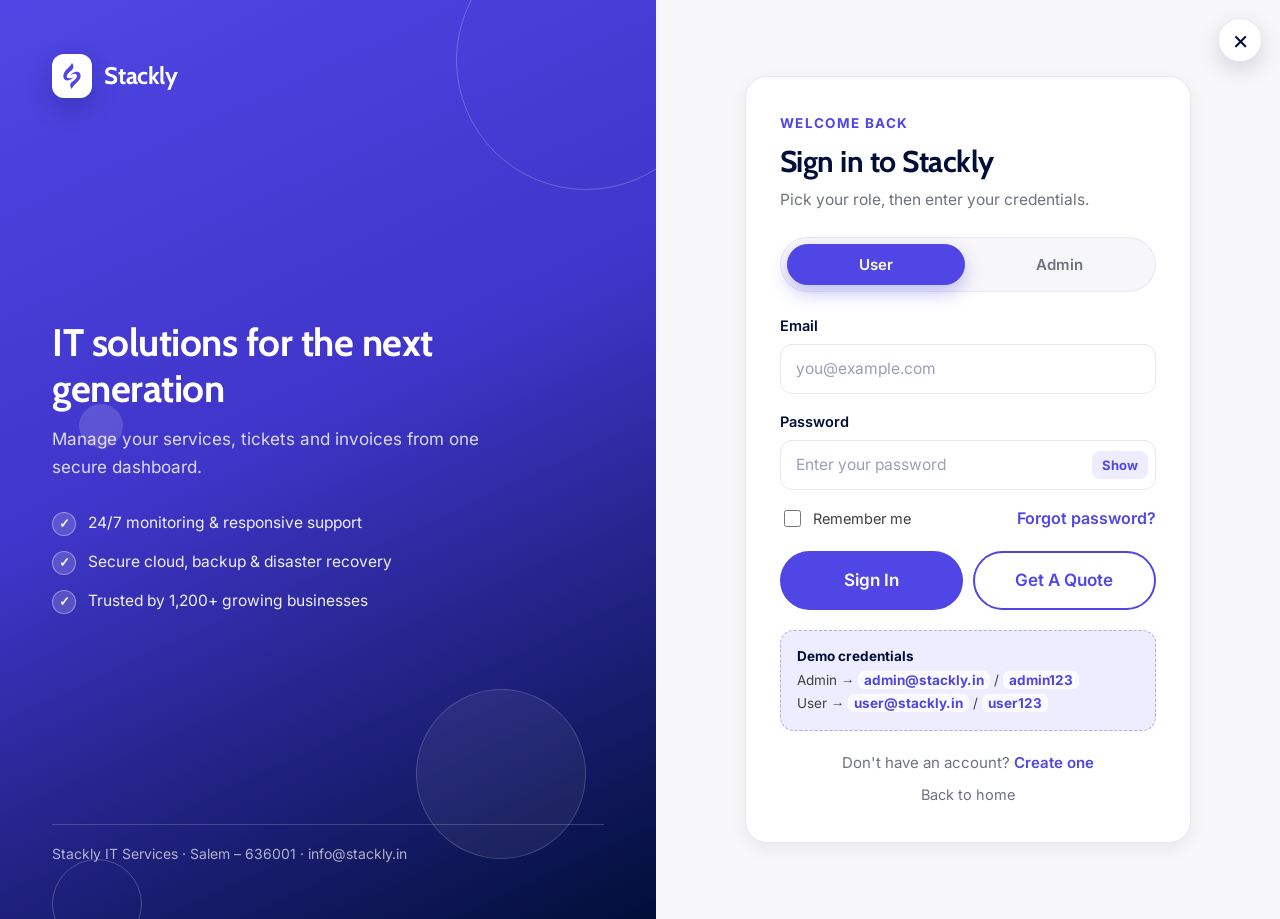
<file: dashboard-user.html>
<!DOCTYPE html>
<html lang="en">
<head>
<meta charset="utf-8">
<meta name="viewport" content="width=device-width,initial-scale=1">
<title>Client Dashboard · Stackly</title>
<meta name="robots" content="noindex">
<link rel="icon" href="assets/img/logo.svg" type="image/svg+xml">
<link rel="stylesheet" href="assets/fonts.css">
<link rel="stylesheet" href="css/style.css">
<link rel="stylesheet" href="css/pages.css">
</head>
<body class="dash-body" data-page="user">

<div class="dash" id="dash">
  <div class="dash-scrim" aria-hidden="true"></div>

  <!-- ============ SIDEBAR ============ -->
  <aside class="dash-side">
    <a class="dash-brand" href="index.html">
      <span class="logo-chip"><img src="assets/img/logo.svg" alt=""></span>
      <b>Stackly</b>
    </a>

    <nav class="dash-menu" aria-label="Client menu">
      <button class="dash-item is-active" type="button" data-panel="overview" aria-current="page">
        <svg viewBox="0 0 24 24" aria-hidden="true"><rect x="3" y="3" width="7.5" height="7.5" rx="1.6"/><rect x="13.5" y="3" width="7.5" height="7.5" rx="1.6"/><rect x="3" y="13.5" width="7.5" height="7.5" rx="1.6"/><rect x="13.5" y="13.5" width="7.5" height="7.5" rx="1.6"/></svg>
        <span>Dashboard</span>
      </button>
      <button class="dash-item" type="button" data-panel="profile">
        <svg viewBox="0 0 24 24" aria-hidden="true"><path d="M20 21v-1.8a4.2 4.2 0 0 0-4.2-4.2H8.2A4.2 4.2 0 0 0 4 19.2V21"/><circle cx="12" cy="7.6" r="4.1"/></svg>
        <span>My Profile</span>
      </button>
      <button class="dash-item" type="button" data-panel="services">
        <svg viewBox="0 0 24 24" aria-hidden="true"><rect x="3.5" y="4" width="17" height="6.5" rx="1.6"/><rect x="3.5" y="13.5" width="17" height="6.5" rx="1.6"/><path d="M7.5 7.2h.01"/><path d="M7.5 16.7h.01"/></svg>
        <span>My Services</span>
      </button>
      <button class="dash-item" type="button" data-panel="invoices">
        <svg viewBox="0 0 24 24" aria-hidden="true"><path d="M14 3.5H7A2 2 0 0 0 5 5.5v13a2 2 0 0 0 2 2h10a2 2 0 0 0 2-2V8.5z"/><path d="M14 3.5v5h5"/><path d="M8.5 13h7"/><path d="M8.5 16.5h4.5"/></svg>
        <span>Invoices</span>
      </button>
      <button class="dash-item" type="button" data-panel="support">
        <svg viewBox="0 0 24 24" aria-hidden="true"><circle cx="12" cy="12" r="8.4"/><circle cx="12" cy="12" r="3.5"/><path d="m6.1 6.1 3.5 3.5M14.4 14.4l3.5 3.5M17.9 6.1l-3.5 3.5M9.6 14.4l-3.5 3.5"/></svg>
        <span>Support</span>
      </button>
      <button class="dash-item" type="button" data-panel="settings">
        <svg viewBox="0 0 24 24" aria-hidden="true"><circle cx="12" cy="12" r="3.2"/><path d="M19.1 14.6a1.6 1.6 0 0 0 .32 1.77l.06.06a2 2 0 1 1-2.83 2.83l-.06-.06a1.6 1.6 0 0 0-1.77-.32 1.6 1.6 0 0 0-.97 1.47V21a2 2 0 1 1-4 0v-.1a1.6 1.6 0 0 0-1.05-1.46 1.6 1.6 0 0 0-1.77.32l-.06.06a2 2 0 1 1-2.83-2.83l.06-.06a1.6 1.6 0 0 0 .32-1.77 1.6 1.6 0 0 0-1.47-.97H3a2 2 0 1 1 0-4h.1a1.6 1.6 0 0 0 1.46-1.05 1.6 1.6 0 0 0-.32-1.77l-.06-.06a2 2 0 1 1 2.83-2.83l.06.06a1.6 1.6 0 0 0 1.77.32H9a1.6 1.6 0 0 0 .97-1.47V3a2 2 0 1 1 4 0v.1a1.6 1.6 0 0 0 .97 1.47 1.6 1.6 0 0 0 1.77-.32l.06-.06a2 2 0 1 1 2.83 2.83l-.06.06a1.6 1.6 0 0 0-.32 1.77V9a1.6 1.6 0 0 0 1.47.97H21a2 2 0 1 1 0 4h-.1a1.6 1.6 0 0 0-1.46.97z"/></svg>
        <span>Settings</span>
      </button>

      <p class="dash-group">Website</p>
      <a class="dash-item" href="index.html">
        <svg viewBox="0 0 24 24" aria-hidden="true"><path d="M3.5 10.5 12 3.5l8.5 7"/><path d="M5.5 9.8V19A1.5 1.5 0 0 0 7 20.5h10A1.5 1.5 0 0 0 18.5 19V9.8"/><path d="M9.5 20.5v-6h5v6"/></svg>
        <span>Home</span>
      </a>
      <a class="dash-item" href="about.html">
        <svg viewBox="0 0 24 24" aria-hidden="true"><circle cx="12" cy="12" r="8.6"/><path d="M12 11.2v5"/><path d="M12 7.9h.01"/></svg>
        <span>About</span>
      </a>
      <a class="dash-item" href="services.html">
        <svg viewBox="0 0 24 24" aria-hidden="true"><rect x="3.5" y="3.5" width="7" height="7" rx="1.8"/><rect x="13.5" y="3.5" width="7" height="7" rx="1.8"/><rect x="3.5" y="13.5" width="7" height="7" rx="1.8"/><path d="M13.5 17h7"/><path d="M17 13.5v7"/></svg>
        <span>Services</span>
      </a>
      <a class="dash-item" href="team.html">
        <svg viewBox="0 0 24 24" aria-hidden="true"><circle cx="9" cy="8" r="3.3"/><path d="M3.5 19.5v-.6A5 5 0 0 1 8.5 14h1a5 5 0 0 1 5 5v.6"/><path d="M15.5 5.2a3.3 3.3 0 0 1 0 6.4"/><path d="M17.6 14.2a5 5 0 0 1 2.9 4.5v.8"/></svg>
        <span>Team</span>
      </a>
      <a class="dash-item" href="blog.html">
        <svg viewBox="0 0 24 24" aria-hidden="true"><path d="M5 4.5h11.5A2.5 2.5 0 0 1 19 7v12.5H7.5A2.5 2.5 0 0 1 5 17z"/><path d="M8.5 8.5h7"/><path d="M8.5 12h7"/><path d="M8.5 15.5h4"/></svg>
        <span>Blog</span>
      </a>
      <a class="dash-item" href="contact.html">
        <svg viewBox="0 0 24 24" aria-hidden="true"><rect x="3.5" y="5" width="17" height="14" rx="2.2"/><path d="m4.4 6.6 7.6 5.7 7.6-5.7"/></svg>
        <span>Contact</span>
      </a>
    </nav>

    <div class="dash-who">
      <span class="av js-avatar" aria-hidden="true">U</span>
      <span class="who-txt">
        <b class="js-name">User</b>
        <small class="js-email">user@stackly.in</small>
      </span>
    </div>

    <div class="dash-side-foot">
      <a class="dash-item" href="index.html">
        <svg viewBox="0 0 24 24" aria-hidden="true"><path d="M14.5 4.5H19a1.5 1.5 0 0 1 1.5 1.5v4.5"/><path d="M19.5 5 11 13.5"/><path d="M18 13.6V19a1.5 1.5 0 0 1-1.5 1.5H5A1.5 1.5 0 0 1 3.5 19V7.5A1.5 1.5 0 0 1 5 6h5.4"/></svg>
        <span>View site</span>
      </a>
      <button class="dash-item" type="button" id="logout-btn">
        <svg viewBox="0 0 24 24" aria-hidden="true"><path d="M9.5 20.5H6A2 2 0 0 1 4 18.5v-13A2 2 0 0 1 6 3.5h3.5"/><path d="m15.5 16.5 4.5-4.5-4.5-4.5"/><path d="M20 12H9.5"/></svg>
        <span>Log out</span>
      </button>
    </div>
  </aside>

  <!-- ============ MAIN ============ -->
  <div class="dash-main">
    <header class="dash-top">
      <button class="dash-burger" type="button" aria-label="Toggle menu" aria-expanded="false"><span></span></button>
      <h1 class="dash-title" id="dash-title">Dashboard</h1>
      <div class="dash-search">
        <svg viewBox="0 0 24 24" aria-hidden="true"><circle cx="11" cy="11" r="7"/><path d="m20 20-3.4-3.4"/></svg>
        <input type="search" placeholder="Search invoices…" aria-label="Search table rows" data-row-filter="page">
      </div>
      <a class="dash-quote" href="contact.html">
        <svg viewBox="0 0 24 24" aria-hidden="true"><path d="M21 11.6a8.4 8.4 0 0 1-9 8.4 9.3 9.3 0 0 1-3.6-.7L3 21l1.9-5.1A8.2 8.2 0 0 1 4 11.6 8.4 8.4 0 0 1 12.5 3.2 8.4 8.4 0 0 1 21 11.6z"/></svg>
        Get A Quote
      </a>
      <div class="dash-user">
        <b class="dash-uname js-name">User</b>
        <span class="dash-role js-role">User</span>
        <span class="dash-avatar js-avatar" aria-hidden="true">U</span>
      </div>
    </header>

    <main class="dash-content">

      <!-- ========== DASHBOARD ========== -->
      <section class="panel active" data-panel="overview" data-title="Dashboard">
        <div class="panel-head">
          <h2>Hi <span class="js-name">User</span>, here's your summary</h2>
          <p>Projects, tickets and billing for your organisation.</p>
        </div>

        <div class="stat-grid">
          <article class="stat-card">
            <div class="stat-top">
              <span class="stat-ico"><svg viewBox="0 0 24 24" aria-hidden="true"><rect x="3" y="7" width="18" height="13" rx="2"/><path d="M9 7V5.5A1.5 1.5 0 0 1 10.5 4h3A1.5 1.5 0 0 1 15 5.5V7"/><path d="M3 12.5h18"/></svg></span>
              <span class="stat-delta">+1 this week</span>
            </div>
            <p class="stat-val">2</p>
            <p class="stat-lbl">Active Projects</p>
          </article>

          <article class="stat-card">
            <div class="stat-top">
              <span class="stat-ico"><svg viewBox="0 0 24 24" aria-hidden="true"><circle cx="12" cy="12" r="8.4"/><circle cx="12" cy="12" r="3.5"/><path d="m6.1 6.1 3.5 3.5M14.4 14.4l3.5 3.5M17.9 6.1l-3.5 3.5M9.6 14.4l-3.5 3.5"/></svg></span>
              <span class="stat-delta">-1 today</span>
            </div>
            <p class="stat-val">3</p>
            <p class="stat-lbl">Open Tickets</p>
          </article>

          <article class="stat-card">
            <div class="stat-top">
              <span class="stat-ico"><svg viewBox="0 0 24 24" aria-hidden="true"><path d="M14 3.5H7A2 2 0 0 0 5 5.5v13a2 2 0 0 0 2 2h10a2 2 0 0 0 2-2V8.5z"/><path d="M14 3.5v5h5"/><path d="M8.5 13h7"/><path d="M8.5 16.5h4.5"/></svg></span>
              <span class="stat-delta is-down">due 12 Oct</span>
            </div>
            <p class="stat-val">1</p>
            <p class="stat-lbl">Invoice Due</p>
          </article>

          <article class="stat-card">
            <div class="stat-top">
              <span class="stat-ico"><svg viewBox="0 0 24 24" aria-hidden="true"><path d="M12 4v10"/><path d="m8 10.5 4 4 4-4"/><path d="M4.5 17.5v1.2A1.8 1.8 0 0 0 6.3 20.5h11.4a1.8 1.8 0 0 0 1.8-1.8v-1.2"/></svg></span>
              <span class="stat-delta">+3 new</span>
            </div>
            <p class="stat-val">8</p>
            <p class="stat-lbl">Downloads</p>
          </article>
        </div>

        <div class="cols-2-equal">
          <div class="card">
            <div class="card-head">
              <h3>Recent activity</h3>
              <p class="card-note">Last 7 days</p>
            </div>
            <div class="tl">
              <div class="tl-item">
                <time>Today · 09:41</time>
                <b>Ticket #TKT-1042 updated</b>
                <p>Our team replied about the VPN configuration on your Salem office router.</p>
              </div>
              <div class="tl-item">
                <time>Yesterday · 17:05</time>
                <b>Invoice INV-2026-018 generated</b>
                <p>₹4,500 due on 12 Oct 2026 for Managed IT Services.</p>
              </div>
              <div class="tl-item is-muted">
                <time>04 Oct · 11:20</time>
                <b>Backup job completed</b>
                <p>42 GB snapshot stored in the Chennai region — no errors.</p>
              </div>
              <div class="tl-item is-muted">
                <time>02 Oct · 08:15</time>
                <b>New download available</b>
                <p>Quarterly IT health report (PDF) is ready in your library.</p>
              </div>
            </div>
          </div>

          <div class="plan-card">
            <h3>Current plan</h3>
            <div class="plan-price">₹4,500<small> / month</small></div>
            <p>Managed IT Services — Pro. Renews automatically on 12 Nov 2026.</p>
            <div class="plan-tags">
              <span class="plan-tag">24/7 monitoring</span>
              <span class="plan-tag">4 support hours</span>
              <span class="plan-tag">Daily backup</span>
            </div>
            <div class="plan-usage">
              <div class="prog-item">
                <div class="prog-top"><b>Storage used</b><span>68 / 100 GB</span></div>
                <div class="prog"><i style="width:68%"></i></div>
              </div>
              <div class="prog-item">
                <div class="prog-top"><b>Support hours</b><span>2.5 / 4 h</span></div>
                <div class="prog"><i style="width:63%"></i></div>
              </div>
              <div class="prog-item">
                <div class="prog-top"><b>Backup success</b><span>100%</span></div>
                <div class="prog"><i style="width:100%"></i></div>
              </div>
            </div>
          </div>
        </div>
      </section>

      <!-- ========== MY PROFILE ========== -->
      <section class="panel" data-panel="profile" data-title="My Profile">
        <div class="panel-head">
          <h2>My Profile</h2>
          <p>Keep your contact details up to date.</p>
        </div>

        <div class="card">
          <div class="profile-head">
            <span class="av av-lg js-avatar" aria-hidden="true">U</span>
            <span class="ph-txt">
              <b class="js-name">User</b>
              <span class="js-email">user@stackly.in</span>
            </span>
          </div>

          <form class="dash-form two" data-act="profile" data-msg="Profile updated">
            <div class="dash-field">
              <label class="dash-label" for="pf-name">Full name</label>
              <input class="dash-input" type="text" id="pf-name" name="name" value="Priya User">
            </div>
            <div class="dash-field">
              <label class="dash-label" for="pf-email">Email</label>
              <input class="dash-input" type="email" id="pf-email" value="user@stackly.in" readonly>
              <p class="dash-hint">Email is your sign-in ID and cannot be changed here.</p>
            </div>
            <div class="dash-field">
              <label class="dash-label" for="pf-phone">Phone</label>
              <input class="dash-input" type="text" id="pf-phone" name="phone" value="+91 98430 55421">
            </div>
            <div class="dash-field">
              <label class="dash-label" for="pf-company">Company</label>
              <input class="dash-input" type="text" id="pf-company" name="company" value="NovaTech Solutions">
            </div>
            <div class="dash-field full">
              <label class="dash-label" for="pf-bio">Bio</label>
              <textarea class="dash-input" id="pf-bio" name="bio">Operations head at NovaTech. Responsible for IT procurement and vendor coordination.</textarea>
            </div>
            <div class="dash-field full form-actions">
              <button class="btn btn-primary btn-sm" type="submit">Save profile</button>
            </div>
          </form>
        </div>
      </section>

      <!-- ========== MY SERVICES ========== -->
      <section class="panel" data-panel="services" data-title="My Services">
        <div class="panel-head">
          <h2>My Services</h2>
          <p>Subscribed plans, renewal dates and status.</p>
        </div>

        <div class="svc-grid">
          <article class="svc-card">
            <div class="svc-top">
              <span class="stat-ico"><svg viewBox="0 0 24 24" aria-hidden="true"><rect x="3" y="7" width="18" height="13" rx="2"/><path d="M9 7V5.5A1.5 1.5 0 0 1 10.5 4h3A1.5 1.5 0 0 1 15 5.5V7"/><path d="M3 12.5h18"/></svg></span>
              <span class="tag tag-green">Active</span>
            </div>
            <div class="svc-name"><div><b>Managed IT Services</b><small>Plan · Pro</small></div></div>
            <div class="svc-meta">
              <span>Renews on<b>12 Nov 2026</b></span>
              <span>Billing<b>₹4,500 / mo</b></span>
            </div>
            <div class="svc-foot">
              <button class="ui-btn primary" type="button" data-act="renew" data-name="Managed IT Services">Renew</button>
              <button class="ui-btn" type="button" data-act="download" data-msg="Service agreement downloaded">Agreement</button>
            </div>
          </article>

          <article class="svc-card">
            <div class="svc-top">
              <span class="stat-ico"><svg viewBox="0 0 24 24" aria-hidden="true"><path d="M7.5 18.5A4.5 4.5 0 0 1 8 9.6a5.5 5.5 0 0 1 10.4 1.6A3.9 3.9 0 0 1 17.8 18.5z"/></svg></span>
              <span class="tag tag-green">Active</span>
            </div>
            <div class="svc-name"><div><b>Cloud &amp; Hosting</b><small>Plan · Business</small></div></div>
            <div class="svc-meta">
              <span>Renews on<b>28 Oct 2026</b></span>
              <span>Billing<b>₹2,900 / mo</b></span>
            </div>
            <div class="svc-foot">
              <button class="ui-btn primary" type="button" data-act="renew" data-name="Cloud &amp; Hosting">Renew</button>
              <button class="ui-btn" type="button" data-act="download" data-msg="Hosting invoice downloaded">Invoices</button>
            </div>
          </article>

          <article class="svc-card">
            <div class="svc-top">
              <span class="stat-ico"><svg viewBox="0 0 24 24" aria-hidden="true"><path d="M12 3.5 19 6.3v5.4c0 4.2-2.9 7.9-7 9-4.1-1.1-7-4.8-7-9V6.3L12 3.5z"/><path d="m9.3 12.2 2 2 3.5-3.8"/></svg></span>
              <span class="tag tag-amber">Expiring</span>
            </div>
            <div class="svc-name"><div><b>Endpoint Protection</b><small>Plan · 25 seats</small></div></div>
            <div class="svc-meta">
              <span>Renews on<b>18 Oct 2026</b></span>
              <span>Billing<b>₹1,800 / mo</b></span>
            </div>
            <div class="svc-foot">
              <button class="ui-btn primary" type="button" data-act="renew" data-name="Endpoint Protection">Renew</button>
              <button class="ui-btn" type="button" data-act="download" data-msg="Seat report downloaded">Seat report</button>
            </div>
          </article>

          <article class="svc-card">
            <div class="svc-top">
              <span class="stat-ico"><svg viewBox="0 0 24 24" aria-hidden="true"><rect x="3.5" y="4" width="17" height="6.5" rx="1.6"/><rect x="3.5" y="13.5" width="17" height="6.5" rx="1.6"/><path d="M7.5 7.2h.01"/><path d="M7.5 16.7h.01"/></svg></span>
              <span class="tag tag-grey">Paused</span>
            </div>
            <div class="svc-name"><div><b>Backup &amp; Disaster Recovery</b><small>Plan · Archive</small></div></div>
            <div class="svc-meta">
              <span>Paused on<b>02 Sep 2026</b></span>
              <span>Billing<b>₹0 / mo</b></span>
            </div>
            <div class="svc-foot">
              <button class="ui-btn primary" type="button" data-act="renew" data-name="Backup &amp; Disaster Recovery">Reactivate</button>
              <button class="ui-btn" type="button" data-act="download" data-msg="Restore points downloaded">Restore points</button>
            </div>
          </article>
        </div>
      </section>

      <!-- ========== INVOICES ========== -->
      <section class="panel" data-panel="invoices" data-title="Invoices">
        <div class="panel-head">
          <h2>Invoices</h2>
          <p>Billing history for your organisation.</p>
        </div>

        <div class="sum-grid">
          <article class="stat-card">
            <div class="stat-top">
              <span class="stat-ico"><svg viewBox="0 0 24 24" aria-hidden="true"><path d="M4.5 12.5 9.5 17.5 19.5 7"/></svg></span>
              <span class="stat-delta">6 invoices</span>
            </div>
            <p class="stat-val">₹18,000</p>
            <p class="stat-lbl">Paid</p>
          </article>

          <article class="stat-card">
            <div class="stat-top">
              <span class="stat-ico"><svg viewBox="0 0 24 24" aria-hidden="true"><circle cx="12" cy="12" r="8.5"/><path d="M12 7.5V12l3 1.8"/></svg></span>
              <span class="stat-delta is-down">1 pending</span>
            </div>
            <p class="stat-val">₹4,500</p>
            <p class="stat-lbl">Due</p>
          </article>

          <article class="stat-card">
            <div class="stat-top">
              <span class="stat-ico"><svg viewBox="0 0 24 24" aria-hidden="true"><path d="M4 17.5 9.2 11l3.6 3.6L20 6.5"/><path d="M15.5 6.5H20V11"/></svg></span>
              <span class="stat-delta">+8.0%</span>
            </div>
            <p class="stat-val">₹9,400</p>
            <p class="stat-lbl">Billed this month</p>
          </article>
        </div>

        <div class="card">
          <div class="table-wrap">
            <table class="ui-table">
              <thead>
                <tr><th>Invoice</th><th>Date</th><th>Amount</th><th>Status</th><th>Action</th></tr>
              </thead>
              <tbody>
                <tr>
                  <td><b class="cell-strong">INV-2026-018</b></td>
                  <td>06 Oct 2026</td>
                  <td>₹4,500</td>
                  <td><span class="tag tag-amber">Pending</span></td>
                  <td><button class="ui-act" type="button" data-act="download" data-msg="INV-2026-018 downloaded">Download</button></td>
                </tr>
                <tr>
                  <td><b class="cell-strong">INV-2026-017</b></td>
                  <td>06 Sep 2026</td>
                  <td>₹4,500</td>
                  <td><span class="tag tag-green">Paid</span></td>
                  <td><button class="ui-act" type="button" data-act="download" data-msg="INV-2026-017 downloaded">Download</button></td>
                </tr>
                <tr>
                  <td><b class="cell-strong">INV-2026-016</b></td>
                  <td>06 Aug 2026</td>
                  <td>₹4,500</td>
                  <td><span class="tag tag-green">Paid</span></td>
                  <td><button class="ui-act" type="button" data-act="download" data-msg="INV-2026-016 downloaded">Download</button></td>
                </tr>
                <tr>
                  <td><b class="cell-strong">INV-2026-015</b></td>
                  <td>06 Jul 2026</td>
                  <td>₹3,200</td>
                  <td><span class="tag tag-green">Paid</span></td>
                  <td><button class="ui-act" type="button" data-act="download" data-msg="INV-2026-015 downloaded">Download</button></td>
                </tr>
                <tr>
                  <td><b class="cell-strong">INV-2026-014</b></td>
                  <td>06 Jun 2026</td>
                  <td>₹3,200</td>
                  <td><span class="tag tag-green">Paid</span></td>
                  <td><button class="ui-act" type="button" data-act="download" data-msg="INV-2026-014 downloaded">Download</button></td>
                </tr>
                <tr>
                  <td><b class="cell-strong">INV-2026-013</b></td>
                  <td>06 May 2026</td>
                  <td>₹2,800</td>
                  <td><span class="tag tag-green">Paid</span></td>
                  <td><button class="ui-act" type="button" data-act="download" data-msg="INV-2026-013 downloaded">Download</button></td>
                </tr>
              </tbody>
            </table>
          </div>
        </div>
      </section>

      <!-- ========== SUPPORT ========== -->
      <section class="panel" data-panel="support" data-title="Support">
        <div class="panel-head">
          <h2>Support</h2>
          <p>Raise a ticket and track it here.</p>
        </div>

        <div class="cols-2">
          <div class="card">
            <div class="card-head"><h3>New ticket</h3></div>
            <form class="dash-form" data-act="new-ticket" data-msg="Ticket created">
              <div class="dash-field">
                <label class="dash-label" for="tk-subject">Subject</label>
                <input class="dash-input" type="text" id="tk-subject" name="tk-subject" placeholder="e.g. Printer offline in accounts">
              </div>
              <div class="dash-field">
                <label class="dash-label" for="tk-message">Message</label>
                <textarea class="dash-input" id="tk-message" name="tk-message" placeholder="Describe the issue, including device or server names…"></textarea>
              </div>
              <div class="form-actions">
                <button class="btn btn-primary btn-sm" type="submit">Create ticket</button>
              </div>
            </form>
          </div>

          <div class="card">
            <div class="card-head">
              <h3>Your tickets</h3>
              <p class="card-note">3 open · 12 resolved</p>
            </div>
            <div class="tk-list" id="ticket-list">
              <div class="tk-row">
                <span class="tk-id">TKT-1042</span>
                <div class="tk-body">
                  <b class="tk-sub">VPN drops on Salem office router</b>
                  <p class="tk-prev">Reconnecting every 20–30 minutes since the firmware update.</p>
                </div>
                <span class="tag tag-amber">Open</span>
                <span class="tk-date">06 Oct 2026</span>
              </div>
              <div class="tk-row">
                <span class="tk-id">TKT-1041</span>
                <div class="tk-body">
                  <b class="tk-sub">Mailbox quota increase for accounts team</b>
                  <p class="tk-prev">Please raise 5 mailboxes from 25 GB to 50 GB.</p>
                </div>
                <span class="tag tag-amber">Open</span>
                <span class="tk-date">05 Oct 2026</span>
              </div>
              <div class="tk-row">
                <span class="tk-id">TKT-1039</span>
                <div class="tk-body">
                  <b class="tk-sub">New laptop enrolment (2 devices)</b>
                  <p class="tk-prev">Serial numbers shared — awaiting agent installation.</p>
                </div>
                <span class="tag tag-amber">Open</span>
                <span class="tk-date">03 Oct 2026</span>
              </div>
              <div class="tk-row">
                <span class="tk-id">TKT-1036</span>
                <div class="tk-body">
                  <b class="tk-sub">Restore file from backup</b>
                  <p class="tk-prev">Quarterly report recovered from the 28 Sep snapshot.</p>
                </div>
                <span class="tag tag-green">Resolved</span>
                <span class="tk-date">29 Sep 2026</span>
              </div>
            </div>
          </div>
        </div>
      </section>

      <!-- ========== SETTINGS ========== -->
      <section class="panel" data-panel="settings" data-title="Settings">
        <div class="panel-head">
          <h2>Settings</h2>
          <p>Notifications and appearance preferences.</p>
        </div>

        <div class="card">
          <form class="dash-form" data-act="preferences" data-msg="Preferences saved">
            <div class="dash-field">
              <span class="dash-label">Notifications</span>

              <div class="toggle-row">
                <span class="tr-txt"><b>Email notifications</b><small>Ticket replies, invoices and service alerts.</small></span>
                <button class="sw" type="button" role="switch" aria-checked="true" data-act="toggle-status" data-name="Email notifications" data-on="On" data-off="Off">
                  <span class="sw-track" aria-hidden="true"></span><span class="sw-label">On</span>
                </button>
              </div>

              <div class="toggle-row">
                <span class="tr-txt"><b>SMS alerts</b><small>Critical outage and payment reminders only.</small></span>
                <button class="sw" type="button" role="switch" aria-checked="false" data-act="toggle-status" data-name="SMS alerts" data-on="On" data-off="Off">
                  <span class="sw-track" aria-hidden="true"></span><span class="sw-label">Off</span>
                </button>
              </div>

              <div class="toggle-row">
                <span class="tr-txt"><b>Newsletter</b><small>Monthly IT tips and product updates.</small></span>
                <button class="sw" type="button" role="switch" aria-checked="true" data-act="toggle-status" data-name="Newsletter" data-on="On" data-off="Off">
                  <span class="sw-track" aria-hidden="true"></span><span class="sw-label">On</span>
                </button>
              </div>
            </div>

            <div class="dash-field">
              <label class="dash-label" for="set-theme">Theme</label>
              <select class="dash-input" id="set-theme" name="theme">
                <option>Light</option>
                <option>Dark</option>
                <option>System default</option>
              </select>
            </div>

            <div class="dash-field">
              <label class="dash-label" for="set-lang">Language</label>
              <select class="dash-input" id="set-lang" name="lang">
                <option>English (India)</option>
                <option>தமிழ்</option>
                <option>हिन्दी</option>
              </select>
            </div>

            <div class="form-actions">
              <button class="btn btn-primary btn-sm" type="submit">Save preferences</button>
            </div>
          </form>
        </div>
      </section>

    </main>
  </div>
</div>

<script src="js/security.js" defer></script>
<script src="js/dashboard.js" defer></script>
</body>
</html>
</file>
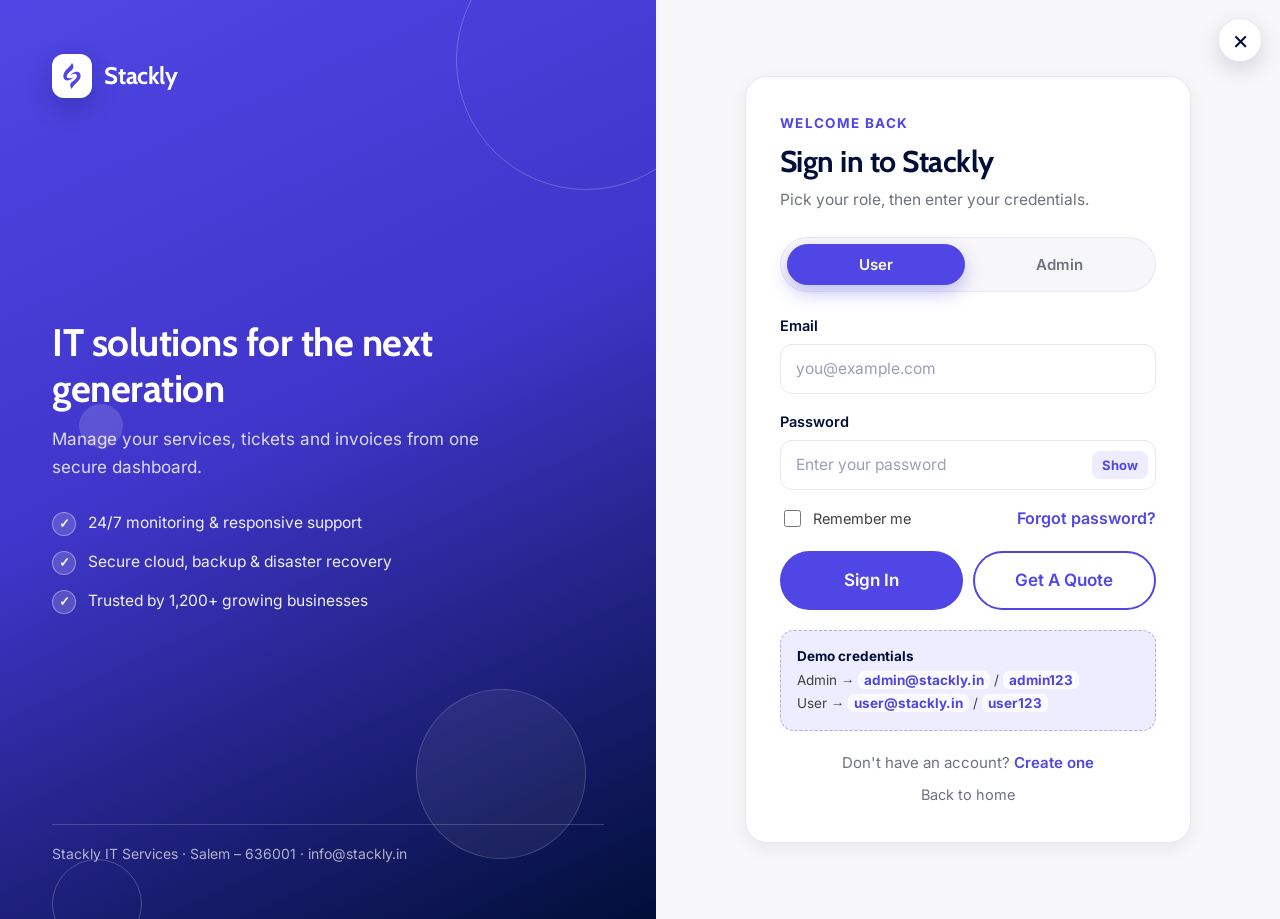
<file: login.html>
<!DOCTYPE html>
<html lang="en">
<head>
<meta charset="utf-8">
<meta name="viewport" content="width=device-width,initial-scale=1">
<title>Sign in · Stackly</title>
<meta name="description" content="Sign in to your Stackly account — client dashboard or admin console.">
<link rel="icon" href="assets/img/logo.svg" type="image/svg+xml">
<link rel="stylesheet" href="assets/fonts.css">
<link rel="stylesheet" href="css/style.css">
<link rel="stylesheet" href="css/pages.css">
</head>
<body class="page-auth" data-page="login">

<a class="page-close" href="index.html" aria-label="Close and go home">&times;</a>

<div class="auth-split">

  <!-- ============ BRAND PANEL ============ -->
  <aside class="auth-brand">
    <span class="auth-deco" aria-hidden="true"><i></i><i></i><i></i><i></i></span>

    <a class="auth-logo" href="index.html">
      <span class="logo-chip"><img src="assets/img/logo.svg" alt=""></span>
      <b>Stackly</b>
    </a>

    <div class="auth-brand-body">
      <h2>IT solutions for the next generation</h2>
      <p class="auth-tag">Manage your services, tickets and invoices from one secure dashboard.</p>
      <ul class="auth-points">
        <li>24/7 monitoring &amp; responsive support</li>
        <li>Secure cloud, backup &amp; disaster recovery</li>
        <li>Trusted by 1,200+ growing businesses</li>
      </ul>
    </div>

    <p class="auth-brand-foot">Stackly IT Services · Salem – 636001 · info@stackly.in</p>
  </aside>

  <!-- ============ FORM PANEL ============ -->
  <main class="auth-pane">
    <a class="auth-mlogo" href="index.html"><img src="assets/img/logo.svg" alt=""><b>Stackly</b></a>
    <div class="auth-card">
      <p class="auth-eyebrow">Welcome back</p>
      <h1>Sign in to Stackly</h1>
      <p class="auth-sub">Pick your role, then enter your credentials.</p>

      <div class="auth-seg" role="group" aria-label="Account type">
        <button type="button" class="is-active" data-role="user" aria-pressed="true">User</button>
        <button type="button" data-role="admin" aria-pressed="false">Admin</button>
      </div>
      <input type="hidden" id="auth-role" value="user">

      <form id="login-form" novalidate>
        <div class="auth-field">
          <label for="login-email">Email</label>
          <input type="email" id="login-email" name="email" autocomplete="email" placeholder="you@example.com">
          <span class="field-err" role="alert"></span>
        </div>

        <div class="auth-field">
          <label for="login-password">Password</label>
          <div class="auth-pw">
            <input type="password" id="login-password" name="password" autocomplete="current-password" placeholder="Enter your password">
            <button type="button" class="auth-pw-toggle" data-toggle-pw="login-password" aria-pressed="false" aria-label="Show password">Show</button>
          </div>
          <span class="field-err" role="alert"></span>
        </div>

        <div class="auth-row">
          <label class="auth-check" for="login-remember">
            <input type="checkbox" id="login-remember" name="remember"> Remember me
          </label>
          <a class="auth-link" href="404.html">Forgot password?</a>
        </div>

        <div class="auth-actions">
          <button type="submit" class="btn btn-primary auth-submit">Sign In</button>
          <a class="btn btn-outline auth-submit" href="contact.html">Get A Quote</a>
        </div>
      </form>

      <div class="auth-hint">
        <b>Demo credentials</b><br>
        Admin → <code>admin@stackly.in</code> / <code>admin123</code><br>
        User → <code>user@stackly.in</code> / <code>user123</code>
      </div>

      <p class="auth-alt">Don't have an account? <a href="signup.html">Create one</a></p>
      <a class="auth-home" href="index.html">Back to home</a>
    </div>
  </main>

</div>

<script src="js/security.js" defer></script>
<script src="js/auth.js" defer></script>
</body>
</html>
</file>
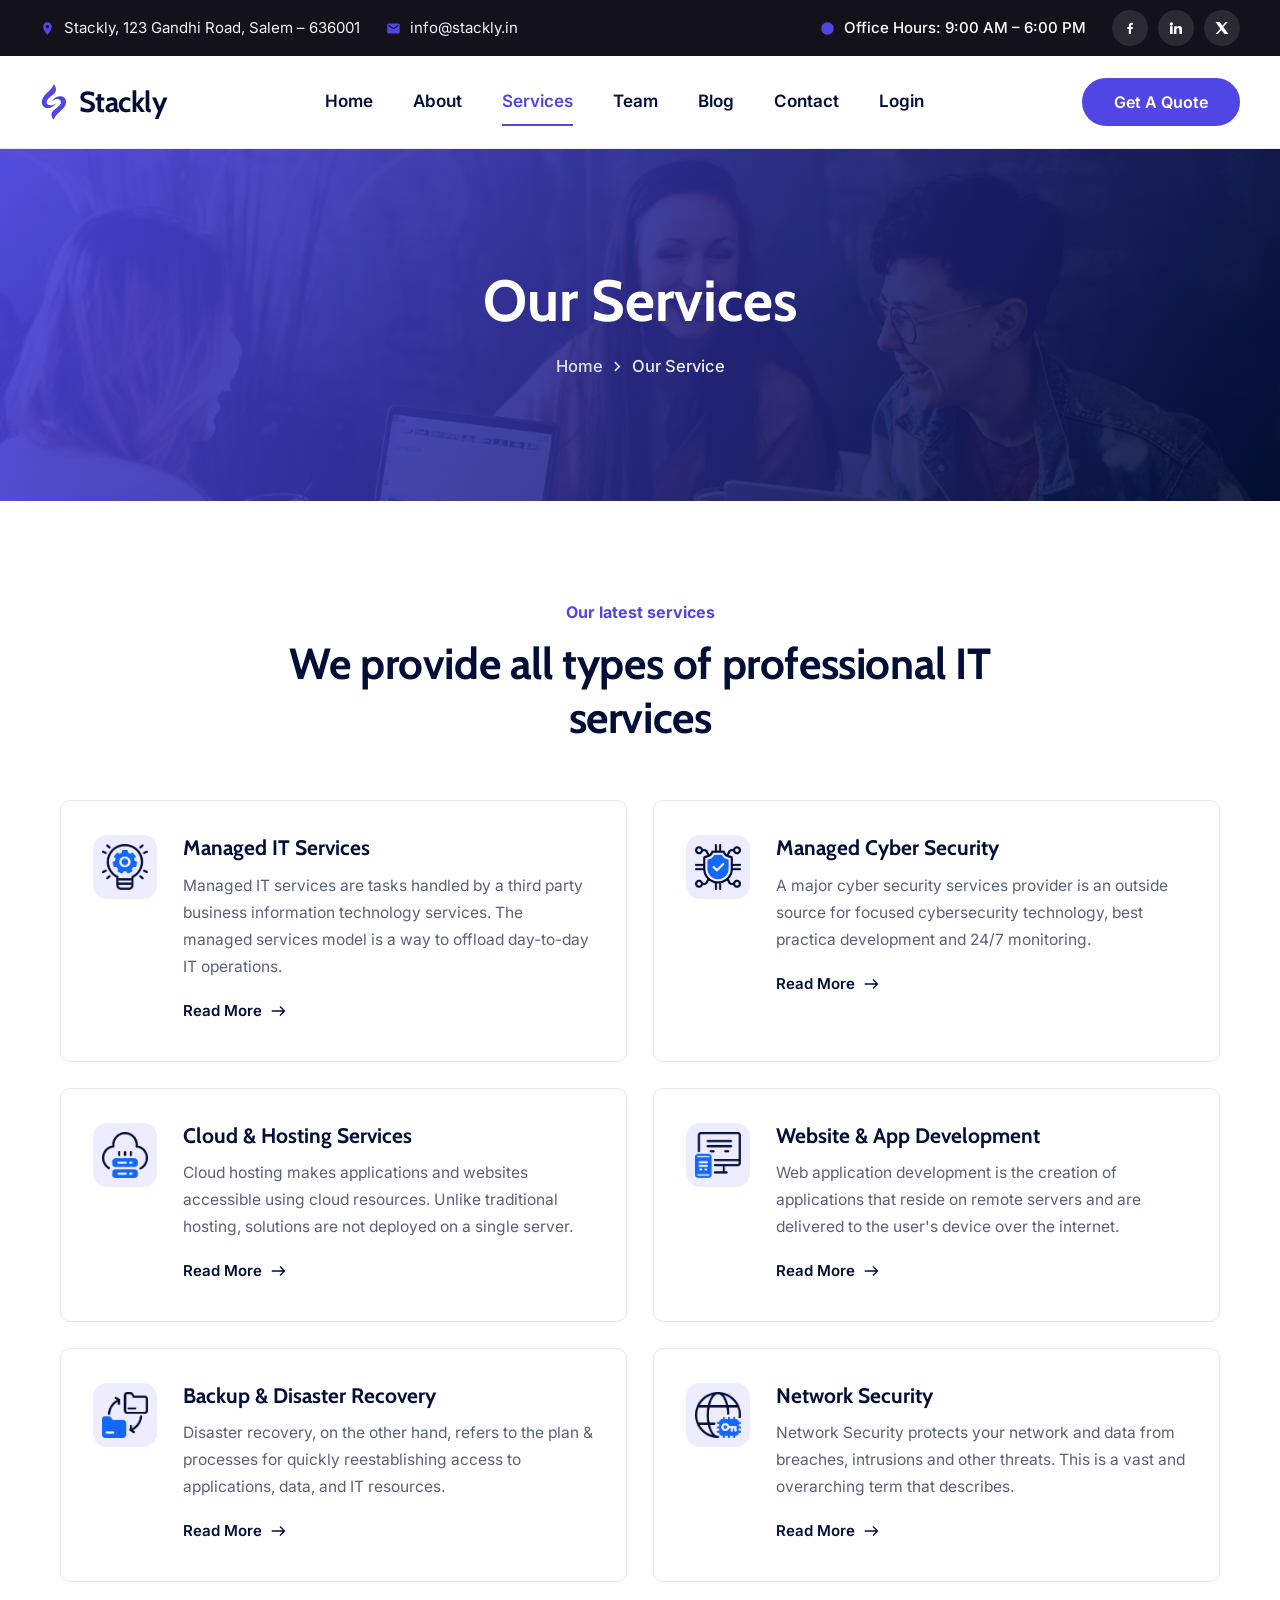
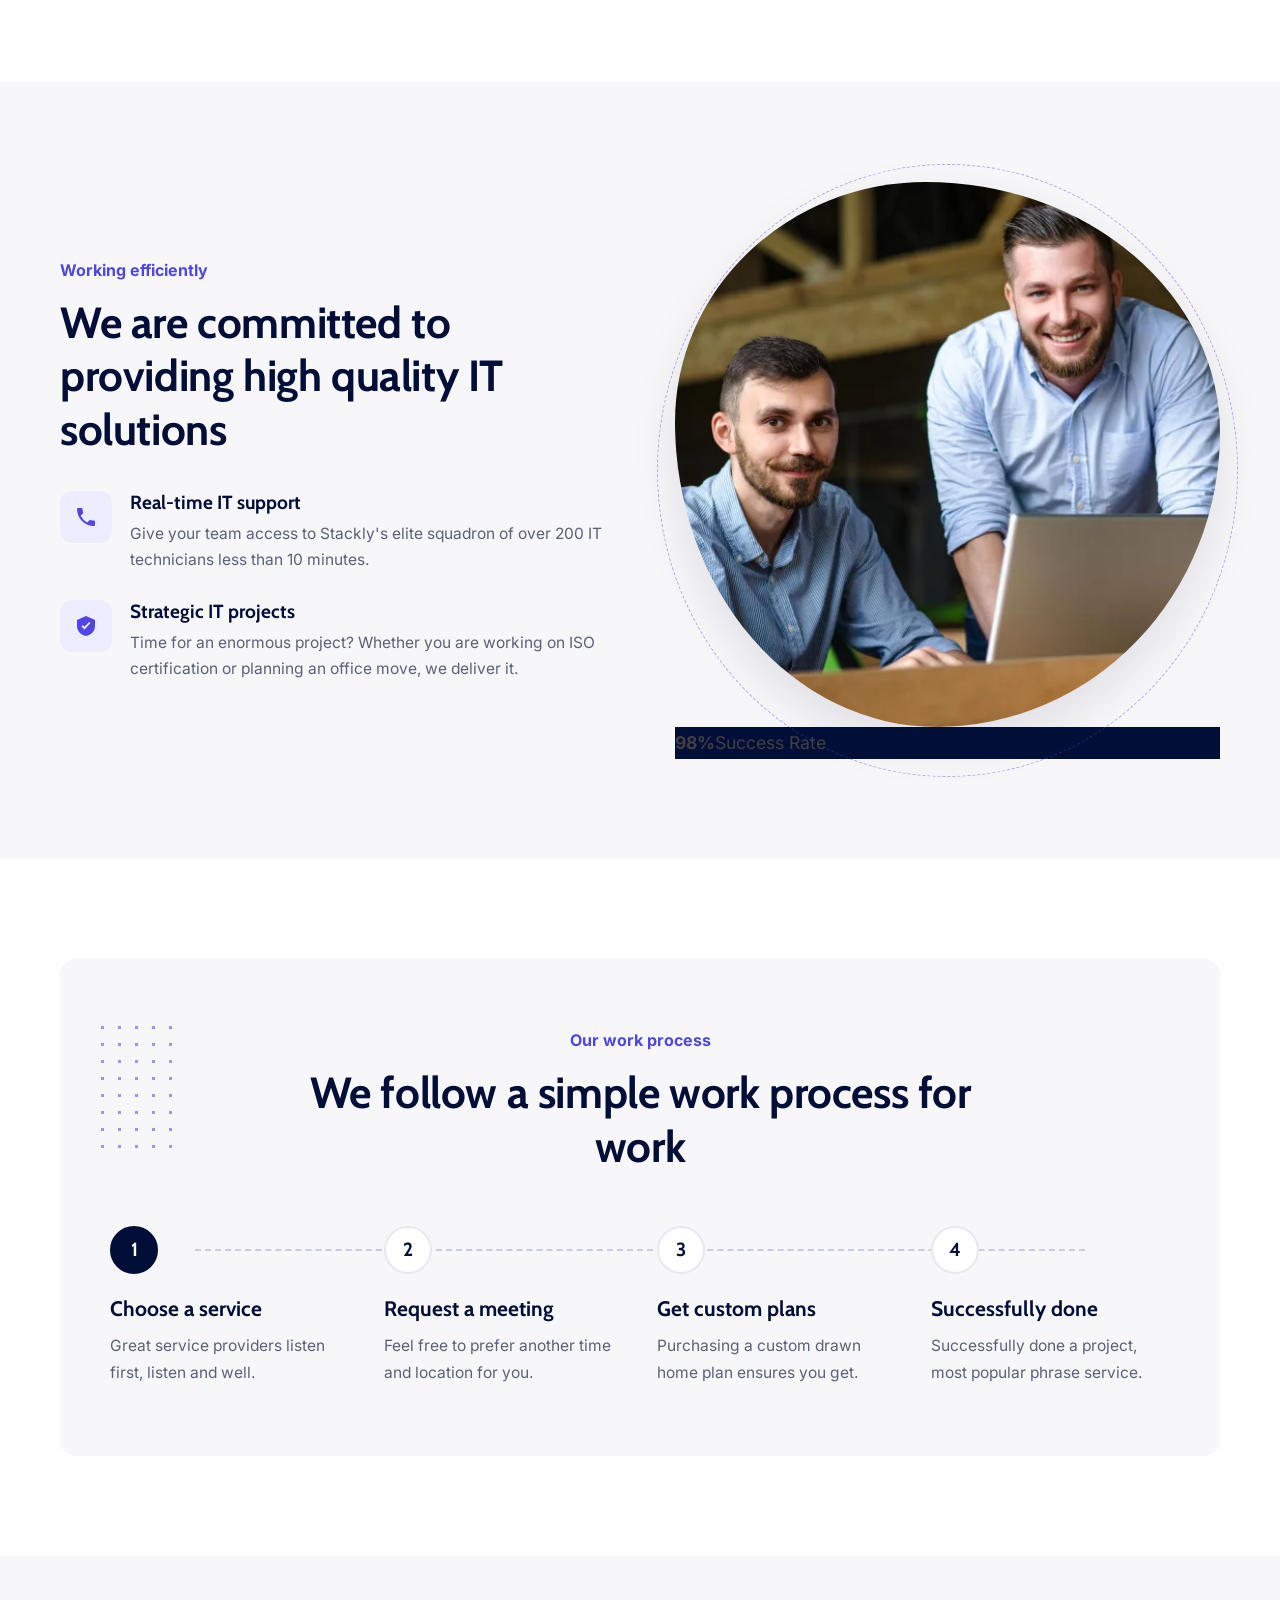
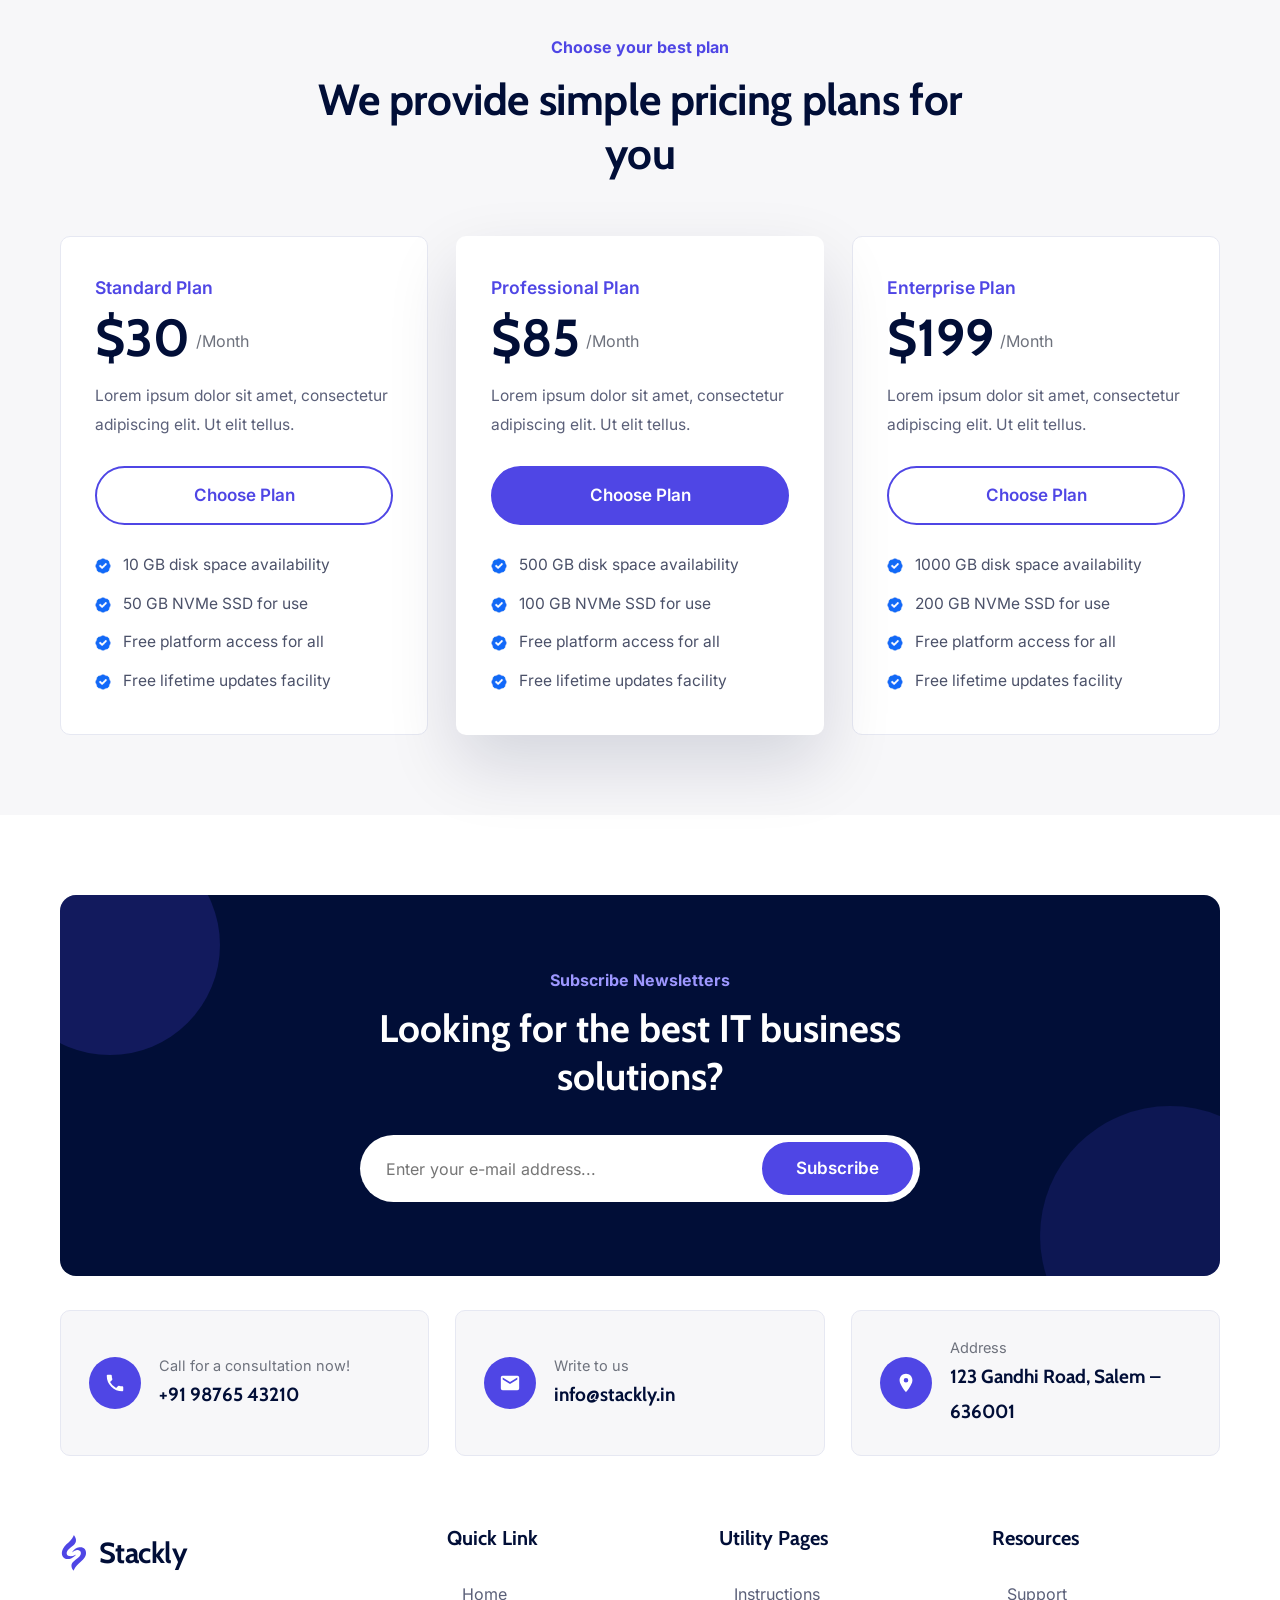
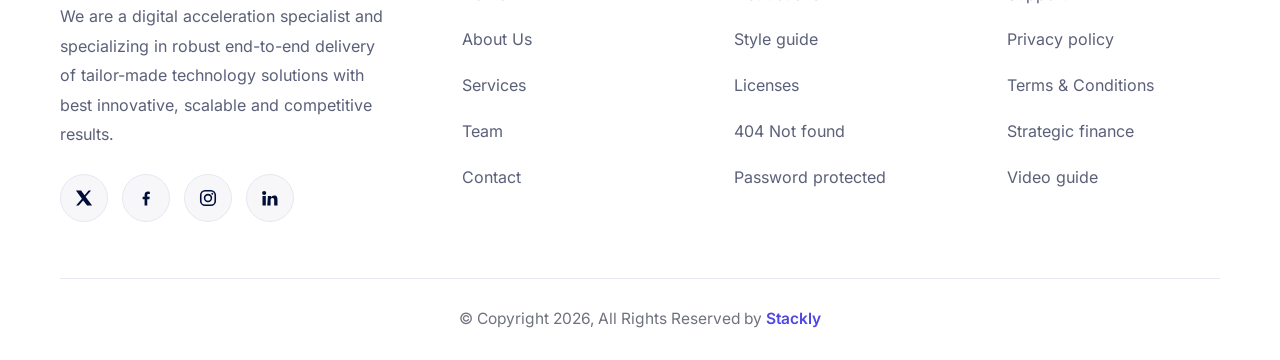
<file: services.html>
<!DOCTYPE html>
<html lang="en">
<head>
<meta charset="UTF-8">
<meta name="viewport" content="width=device-width, initial-scale=1">
<title>Our Services – Stackly IT Services, Salem</title>
<meta name="description" content="Managed IT services, cyber security, cloud &amp; hosting, web and app development, backup &amp; disaster recovery and network security from Stackly, Salem.">
<link rel="icon" href="assets/img/logo.svg" type="image/svg+xml">
<link rel="stylesheet" href="assets/fonts.css">
<link rel="stylesheet" href="css/style.css">
</head>
<body>

<!-- ============ PRELOADER ============ -->
<div class="preloader" id="preloader" aria-hidden="true">
  <svg class="pre-curtain" viewBox="0 0 1000 1000" preserveAspectRatio="none" aria-hidden="true">
    <path d="M0,1005S175,995,500,995s500,5,500,5V0H0Z"></path>
  </svg>
  <div class="pre-inner">
    <div class="pre-brand"><img src="assets/img/logo.svg" alt=""><span>Stackly</span></div>
    <div class="load-text"><span>L</span><span>o</span><span>a</span><span>d</span><span>i</span><span>n</span><span>g</span></div>
  </div>
</div>

<!-- ============ HEADER ============ -->
<header class="site-header" data-sticky>
  <div class="topbar">
    <div class="container topbar-inner">
      <div class="topbar-left">
        <span class="tb-item hide-sm">
          <svg viewBox="0 0 24 24"><path d="M12 2C8.1 2 5 5.1 5 9c0 5.2 7 13 7 13s7-7.8 7-13c0-3.9-3.1-7-7-7zm0 9.5A2.5 2.5 0 1 1 14.5 9 2.5 2.5 0 0 1 12 11.5z"/></svg>
          Stackly, 123 Gandhi Road, Salem – 636001
        </span>
        <span class="tb-item hide-sm">
          <svg viewBox="0 0 24 24"><path d="M20 4H4a2 2 0 0 0-2 2v12a2 2 0 0 0 2 2h16a2 2 0 0 0 2-2V6a2 2 0 0 0-2-2zm0 4.2-8 5-8-5V6l8 5 8-5z"/></svg>
          <a href="mailto:info@stackly.in">info@stackly.in</a>
        </span>
      </div>
      <div class="topbar-right">
        <span class="tb-hours">
          <svg viewBox="0 0 24 24"><path d="M12 2a10 10 0 1 0 0 20 10 10 0 0 0 0-20zm1 10.6V6h-2v7.4l5.2 3.1 1-1.7-4.2-2.2z"/></svg>
          Office Hours: 9:00 AM – 6:00 PM
        </span>
        <div class="socials">
          <a href="#" aria-label="Facebook"><svg viewBox="0 0 24 24"><path d="M13.5 21v-7.5H16l.5-3h-3V8.6c0-.9.3-1.5 1.6-1.5h1.5V4.4A22 22 0 0 0 14.3 4.3c-2.4 0-4 1.4-4 4.1v2.1H8v3h2.3V21z"/></svg></a>
          <a href="#" aria-label="LinkedIn"><svg viewBox="0 0 24 24"><path d="M4.98 3.5A2.5 2.5 0 1 0 5 8.5a2.5 2.5 0 0 0-.02-5zM3 9.5h4V21H3zM9.5 9.5h3.8v1.6h.05a4.2 4.2 0 0 1 3.77-2C20.4 9.1 21 11.4 21 14.4V21h-4v-5.9c0-1.4 0-3.2-2-3.2s-2.3 1.5-2.3 3.1V21h-4z"/></svg></a>
          <a href="#" aria-label="X"><svg viewBox="0 0 24 24"><path d="M17.5 3h3l-6.6 7.5L21.7 21h-6l-4.7-6.1L5.6 21H2.5l7-8L2.3 3h6.2l4.2 5.6z"/></svg></a>
        </div>
      </div>
    </div>
  </div>

  <div class="container header-inner">
    <a class="brand" href="index.html">
      <img src="assets/img/logo.svg" alt="Stackly logo">
      <span>Stackly</span>
    </a>
    <nav>
      <ul class="main-menu">
        <li><a href="index.html">Home</a></li>
        <li><a href="about.html">About</a></li>
        <li><a href="services.html">Services</a></li>
        <li><a href="team.html">Team</a></li>
        <li><a href="blog.html">Blog</a></li>
        <li><a href="contact.html">Contact</a></li>
        <li><a href="login.html">Login</a></li>
      </ul>
    </nav>
    <div class="header-cta">
      <a class="btn btn-primary btn-sm" href="contact.html">Get A Quote</a>
      <button class="nav-toggle" aria-label="Toggle menu" aria-expanded="false"><span></span></button>
    </div>
  </div>

  <div class="mobile-nav">
    <ul>
      <li><a href="index.html">Home</a></li>
      <li><a href="about.html">About</a></li>
      <li><a href="services.html">Services</a></li>
      <li><a href="team.html">Team</a></li>
      <li><a href="blog.html">Blog</a></li>
      <li><a href="contact.html">Contact</a></li>
      <li><a href="login.html">Login</a></li>
    </ul>
    <a class="btn btn-primary" href="contact.html">Get A Quote</a>
  </div>
</header>

<main>

<!-- ============ PAGE BANNER ============ -->
<section class="page-banner">
  <div class="container">
    <h1>Our Services</h1>
    <div class="breadcrumb">
      <a href="index.html">Home</a>
      <svg class="sep" viewBox="0 0 8 12"><path d="M1 1l5 5-5 5" fill="none" stroke="currentColor" stroke-width="1.8"/></svg>
      <span>Our Service</span>
    </div>
  </div>
</section>

<!-- ============ SERVICES GRID ============ -->
<section class="section">
  <div class="container">
    <div class="center-head reveal">
      <span class="sec-label">Our latest services</span>
      <h2 class="sec-title">We provide all types of professional IT services</h2>
    </div>
    <div class="services-grid two">

      <article class="service-row reveal">
        <span class="ic"><img src="assets/img/icon-v2-4.webp" alt=""></span>
        <div>
          <h3>Managed IT Services</h3>
          <p>Managed IT services are tasks handled by a third party business information technology services. The managed services model is a way to offload day-to-day IT operations.</p>
          <a href="contact.html" class="link-more">Read More <svg viewBox="0 0 20 14"><path d="M1 7h16M12 1l6 6-6 6"/></svg></a>
        </div>
      </article>

      <article class="service-row reveal">
        <span class="ic"><img src="assets/img/icon-v2-5.webp" alt=""></span>
        <div>
          <h3>Managed Cyber Security</h3>
          <p>A major cyber security services provider is an outside source for focused cybersecurity technology, best practica development and 24/7 monitoring.</p>
          <a href="contact.html" class="link-more">Read More <svg viewBox="0 0 20 14"><path d="M1 7h16M12 1l6 6-6 6"/></svg></a>
        </div>
      </article>

      <article class="service-row reveal">
        <span class="ic"><img src="assets/img/icon-v2-6.webp" alt=""></span>
        <div>
          <h3>Cloud &amp; Hosting Services</h3>
          <p>Cloud hosting makes applications and websites accessible using cloud resources. Unlike traditional hosting, solutions are not deployed on a single server.</p>
          <a href="contact.html" class="link-more">Read More <svg viewBox="0 0 20 14"><path d="M1 7h16M12 1l6 6-6 6"/></svg></a>
        </div>
      </article>

      <article class="service-row reveal">
        <span class="ic"><img src="assets/img/icon-v2-7.webp" alt=""></span>
        <div>
          <h3>Website &amp; App Development</h3>
          <p>Web application development is the creation of applications that reside on remote servers and are delivered to the user's device over the internet.</p>
          <a href="contact.html" class="link-more">Read More <svg viewBox="0 0 20 14"><path d="M1 7h16M12 1l6 6-6 6"/></svg></a>
        </div>
      </article>

      <article class="service-row reveal">
        <span class="ic"><img src="assets/img/icon-v2-8.webp" alt=""></span>
        <div>
          <h3>Backup &amp; Disaster Recovery</h3>
          <p>Disaster recovery, on the other hand, refers to the plan &amp; processes for quickly reestablishing access to applications, data, and IT resources.</p>
          <a href="contact.html" class="link-more">Read More <svg viewBox="0 0 20 14"><path d="M1 7h16M12 1l6 6-6 6"/></svg></a>
        </div>
      </article>

      <article class="service-row reveal">
        <span class="ic"><img src="assets/img/icon-v2-9.webp" alt=""></span>
        <div>
          <h3>Network Security</h3>
          <p>Network Security protects your network and data from breaches, intrusions and other threats. This is a vast and overarching term that describes.</p>
          <a href="contact.html" class="link-more">Read More <svg viewBox="0 0 20 14"><path d="M1 7h16M12 1l6 6-6 6"/></svg></a>
        </div>
      </article>
    </div>
  </div>
</section>

<!-- ============ WORKING EFFICIENTLY ============ -->
<section class="section bg-light">
  <div class="container">
    <div class="choose-grid">
      <div class="reveal">
        <span class="sec-label">Working efficiently</span>
        <h2 class="sec-title">We are committed to providing high quality IT solutions</h2>
        <div class="feature-list">
          <div class="feature-item">
            <span class="ic"><svg viewBox="0 0 24 24"><path d="M6.6 10.8a15.6 15.6 0 0 0 6.6 6.6l2.2-2.2a1 1 0 0 1 1-.24 11.4 11.4 0 0 0 3.6.58 1 1 0 0 1 1 1V20a1 1 0 0 1-1 1A17 17 0 0 1 3 4a1 1 0 0 1 1-1h3.5a1 1 0 0 1 1 1 11.4 11.4 0 0 0 .58 3.6 1 1 0 0 1-.25 1z"/></svg></span>
            <div><h4>Real-time IT support</h4><p>Give your team access to Stackly's elite squadron of over 200 IT technicians less than 10 minutes.</p></div>
          </div>
          <div class="feature-item">
            <span class="ic"><svg viewBox="0 0 24 24"><path d="M12 2 3 6v6c0 5 3.8 9.3 9 10 5.2-.7 9-5 9-10V6zm-1.5 13.5-3-3 1.4-1.4 1.6 1.6 4.6-4.6L16.5 9z"/></svg></span>
            <div><h4>Strategic IT projects</h4><p>Time for an enormous project? Whether you are working on ISO certification or planning an office move, we deliver it.</p></div>
          </div>
        </div>
      </div>
      <div class="choose-media reveal">
        <span class="ring"></span>
        <img src="assets/img/img09.webp" alt="Stackly engineers on a project">
        <div class="badge" style="left:6%;right:auto;bottom:8%;top:auto;background:var(--navy)"><span><b>98%</b>Success Rate</span></div>
      </div>
    </div>
  </div>
</section>

<!-- ============ WORK PROCESS ============ -->
<section class="section">
  <div class="container">
    <div class="process-wrap">
      <span class="dot-pattern"></span>
      <div class="center-head reveal" style="margin-bottom:52px">
        <span class="sec-label">Our work process</span>
        <h2 class="sec-title">We follow a simple work process for work</h2>
      </div>
      <div class="process-grid">
        <div class="step active reveal"><span class="n">1</span><h3>Choose a service</h3><p>Great service providers listen first, listen and well.</p></div>
        <div class="step reveal"><span class="n">2</span><h3>Request a meeting</h3><p>Feel free to prefer another time and location for you.</p></div>
        <div class="step reveal"><span class="n">3</span><h3>Get custom plans</h3><p>Purchasing a custom drawn home plan ensures you get.</p></div>
        <div class="step reveal"><span class="n">4</span><h3>Successfully done</h3><p>Successfully done a project, most popular phrase service.</p></div>
      </div>
    </div>
  </div>
</section>

<!-- ============ PRICING ============ -->
<section class="section-sm bg-light">
  <div class="container">
    <div class="center-head reveal">
      <span class="sec-label">Choose your best plan</span>
      <h2 class="sec-title">We provide simple pricing plans for you</h2>
    </div>
    <div class="pricing-grid">
      <div class="price-card reveal">
        <h3>Standard Plan</h3>
        <div class="price"><b>$30</b><span>/Month</span></div>
        <p>Lorem ipsum dolor sit amet, consectetur adipiscing elit. Ut elit tellus.</p>
        <a href="contact.html" class="btn btn-outline btn-block">Choose Plan</a>
        <ul class="feat">
          <li>10 GB disk space availability</li>
          <li>50 GB NVMe SSD for use</li>
          <li>Free platform access for all</li>
          <li>Free lifetime updates facility</li>
        </ul>
      </div>
      <div class="price-card popular reveal">
        <h3>Professional Plan</h3>
        <div class="price"><b>$85</b><span>/Month</span></div>
        <p>Lorem ipsum dolor sit amet, consectetur adipiscing elit. Ut elit tellus.</p>
        <a href="contact.html" class="btn btn-primary btn-block">Choose Plan</a>
        <ul class="feat">
          <li>500 GB disk space availability</li>
          <li>100 GB NVMe SSD for use</li>
          <li>Free platform access for all</li>
          <li>Free lifetime updates facility</li>
        </ul>
      </div>
      <div class="price-card reveal">
        <h3>Enterprise Plan</h3>
        <div class="price"><b>$199</b><span>/Month</span></div>
        <p>Lorem ipsum dolor sit amet, consectetur adipiscing elit. Ut elit tellus.</p>
        <a href="contact.html" class="btn btn-outline btn-block">Choose Plan</a>
        <ul class="feat">
          <li>1000 GB disk space availability</li>
          <li>200 GB NVMe SSD for use</li>
          <li>Free platform access for all</li>
          <li>Free lifetime updates facility</li>
        </ul>
      </div>
    </div>
  </div>
</section>

<!-- ============ CTA ============ -->
<section class="section-sm">
  <div class="container">
    <div class="cta reveal">
      <span class="sec-label">Subscribe Newsletters</span>
      <h2>Looking for the best IT business solutions?</h2>
      <form class="subscribe" data-validate novalidate>
        <input type="email" placeholder="Enter your e-mail address..." aria-label="Email address" required>
        <button class="btn btn-primary" type="submit">Subscribe</button>
      </form>
      <p class="form-msg">Thanks! You are subscribed to the Stackly newsletter.</p>
    </div>
  </div>
</section>

</main>

<!-- ============ FOOTER ============ -->
<section class="container footer-cards">
  <div class="fc">
    <span class="ic"><svg viewBox="0 0 24 24"><path d="M6.6 10.8a15.6 15.6 0 0 0 6.6 6.6l2.2-2.2a1 1 0 0 1 1-.24 11.4 11.4 0 0 0 3.6.58 1 1 0 0 1 1 1V20a1 1 0 0 1-1 1A17 17 0 0 1 3 4a1 1 0 0 1 1-1h3.5a1 1 0 0 1 1 1 11.4 11.4 0 0 0 .58 3.6 1 1 0 0 1-.25 1z"/></svg></span>
    <div><span>Call for a consultation now!</span><b><a href="tel:+919876543210">+91 98765 43210</a></b></div>
  </div>
  <div class="fc">
    <span class="ic"><svg viewBox="0 0 24 24"><path d="M20 4H4a2 2 0 0 0-2 2v12a2 2 0 0 0 2 2h16a2 2 0 0 0 2-2V6a2 2 0 0 0-2-2zm0 4.2-8 5-8-5V6l8 5 8-5z"/></svg></span>
    <div><span>Write to us</span><b><a href="mailto:info@stackly.in">info@stackly.in</a></b></div>
  </div>
  <div class="fc">
    <span class="ic"><svg viewBox="0 0 24 24"><path d="M12 2C8.1 2 5 5.1 5 9c0 5.2 7 13 7 13s7-7.8 7-13c0-3.9-3.1-7-7-7zm0 9.5A2.5 2.5 0 1 1 14.5 9 2.5 2.5 0 0 1 12 11.5z"/></svg></span>
    <div><span>Address</span><b>123 Gandhi Road, Salem – 636001</b></div>
  </div>
</section>

<footer class="footer">
  <div class="container">
    <div class="footer-grid">
      <div class="footer-about">
        <a class="brand" href="index.html"><img src="assets/img/logo.svg" alt="Stackly logo"><span>Stackly</span></a>
        <p>We are a digital acceleration specialist and specializing in robust end-to-end delivery of tailor-made technology solutions with best innovative, scalable and competitive results.</p>
        <div class="socials">
          <a href="#" aria-label="X"><svg viewBox="0 0 24 24"><path d="M17.5 3h3l-6.6 7.5L21.7 21h-6l-4.7-6.1L5.6 21H2.5l7-8L2.3 3h6.2l4.2 5.6z"/></svg></a>
          <a href="#" aria-label="Facebook"><svg viewBox="0 0 24 24"><path d="M13.5 21v-7.5H16l.5-3h-3V8.6c0-.9.3-1.5 1.6-1.5h1.5V4.4A22 22 0 0 0 14.3 4.3c-2.4 0-4 1.4-4 4.1v2.1H8v3h2.3V21z"/></svg></a>
          <a href="#" aria-label="Instagram"><svg class="ig" viewBox="0 0 24 24" aria-hidden="true"><rect x="3.3" y="3.3" width="17.4" height="17.4" rx="5.2" fill="none" stroke="currentColor" stroke-width="1.9"/><circle cx="12" cy="12" r="4.1" fill="none" stroke="currentColor" stroke-width="1.9"/><circle cx="17.15" cy="6.85" r="1.15" fill="currentColor"/></svg></a>
          <a href="#" aria-label="LinkedIn"><svg viewBox="0 0 24 24"><path d="M4.98 3.5A2.5 2.5 0 1 0 5 8.5a2.5 2.5 0 0 0-.02-5zM3 9.5h4V21H3zM9.5 9.5h3.8v1.6h.05a4.2 4.2 0 0 1 3.77-2C20.4 9.1 21 11.4 21 14.4V21h-4v-5.9c0-1.4 0-3.2-2-3.2s-2.3 1.5-2.3 3.1V21h-4z"/></svg></a>
        </div>
      </div>
      <div class="fcol">
        <h3>Quick Link</h3>
        <ul>
          <li><a href="index.html">Home</a></li>
          <li><a href="about.html">About Us</a></li>
          <li><a href="services.html">Services</a></li>
          <li><a href="team.html">Team</a></li>
          <li><a href="contact.html">Contact</a></li>
        </ul>
      </div>
      <div class="fcol">
        <h3>Utility Pages</h3>
        <ul>
          <li><a href="services.html">Instructions</a></li>
          <li><a href="about.html">Style guide</a></li>
          <li><a href="about.html">Licenses</a></li>
          <li><a href="404.html">404 Not found</a></li>
          <li><a href="index.html">Password protected</a></li>
        </ul>
      </div>
      <div class="fcol">
        <h3>Resources</h3>
        <ul>
          <li><a href="contact.html">Support</a></li>
          <li><a href="contact.html">Privacy policy</a></li>
          <li><a href="contact.html">Terms &amp; Conditions</a></li>
          <li><a href="services.html">Strategic finance</a></li>
          <li><a href="blog.html">Video guide</a></li>
        </ul>
      </div>
    </div>
    <div class="copyright">© Copyright <span data-year>2026</span>, All Rights Reserved by <a href="index.html">Stackly</a></div>
  </div>
</footer>

<script src="js/security.js"></script>
<script src="js/main.js"></script>
</body>
</html>
</file>
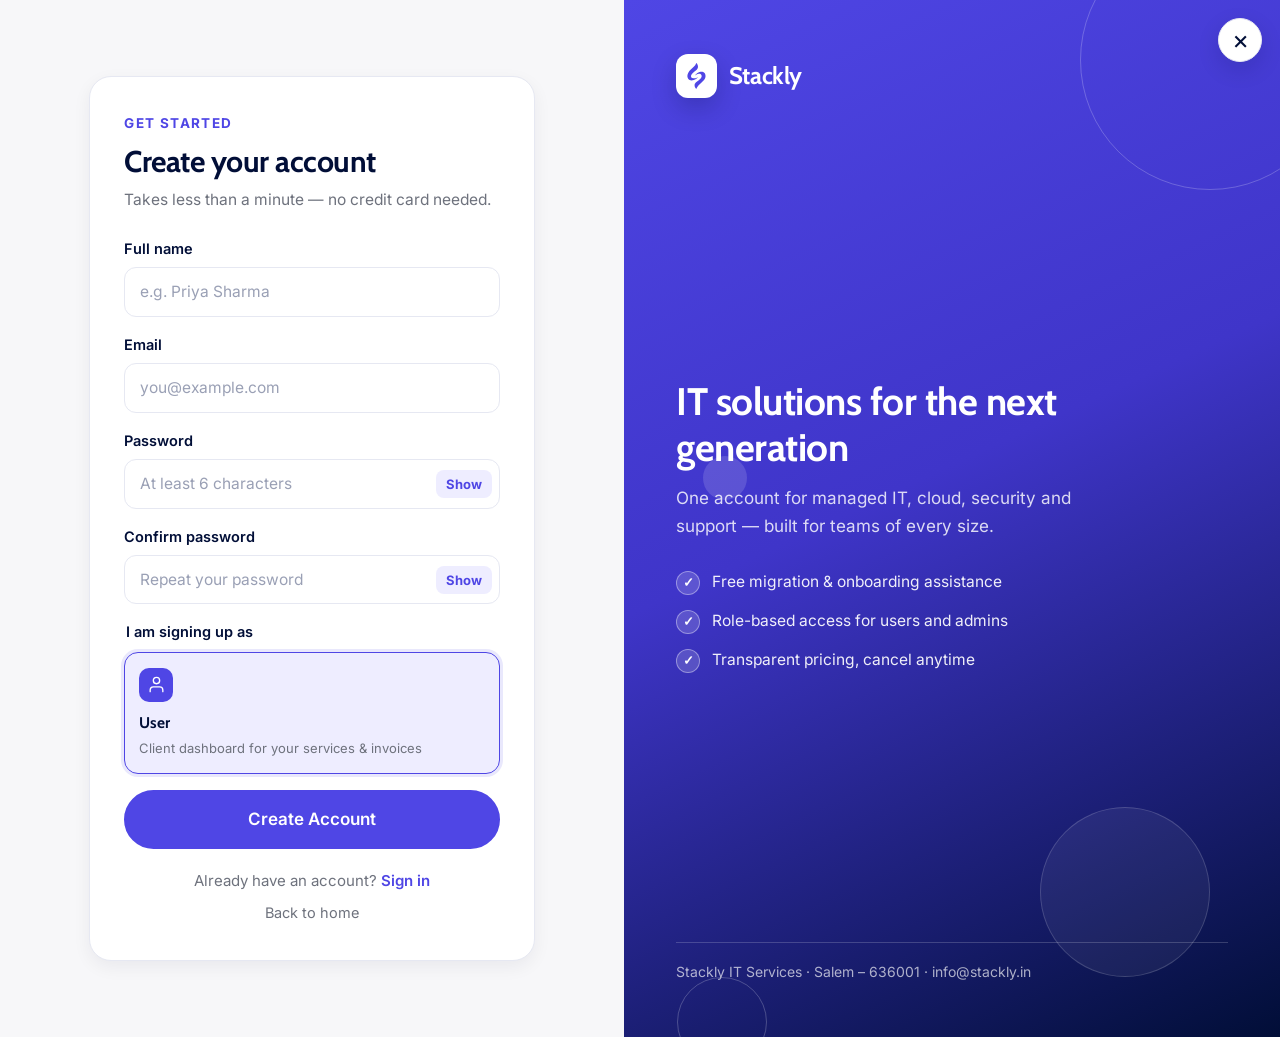
<file: signup.html>
<!DOCTYPE html>
<html lang="en">
<head>
<meta charset="utf-8">
<meta name="viewport" content="width=device-width,initial-scale=1">
<title>Create account · Stackly</title>
<meta name="description" content="Create your Stackly account and get instant access to your IT services dashboard.">
<link rel="icon" href="assets/img/logo.svg" type="image/svg+xml">
<link rel="stylesheet" href="assets/fonts.css">
<link rel="stylesheet" href="css/style.css">
<link rel="stylesheet" href="css/pages.css">
</head>
<body class="page-auth" data-page="signup">

<a class="page-close" href="index.html" aria-label="Close and go home">&times;</a>

<div class="auth-split is-mirror">

  <!-- ============ FORM PANEL ============ -->
  <main class="auth-pane">
    <a class="auth-mlogo" href="index.html"><img src="assets/img/logo.svg" alt=""><b>Stackly</b></a>
    <div class="auth-card">
      <p class="auth-eyebrow">Get started</p>
      <h1>Create your account</h1>
      <p class="auth-sub">Takes less than a minute — no credit card needed.</p>

      <form id="signup-form" novalidate>
        <div class="auth-field">
          <label for="su-name">Full name</label>
          <input type="text" id="su-name" name="name" autocomplete="name" placeholder="e.g. Priya Sharma">
          <span class="field-err" role="alert"></span>
        </div>

        <div class="auth-field">
          <label for="su-email">Email</label>
          <input type="email" id="su-email" name="email" autocomplete="email" placeholder="you@example.com">
          <span class="field-err" role="alert"></span>
        </div>

        <div class="auth-field">
          <label for="su-password">Password</label>
          <div class="auth-pw">
            <input type="password" id="su-password" name="password" autocomplete="new-password" placeholder="At least 6 characters">
            <button type="button" class="auth-pw-toggle" data-toggle-pw="su-password" aria-pressed="false" aria-label="Show password">Show</button>
          </div>
          <span class="field-err" role="alert"></span>
        </div>

        <div class="auth-field">
          <label for="su-confirm">Confirm password</label>
          <div class="auth-pw">
            <input type="password" id="su-confirm" name="confirm" autocomplete="new-password" placeholder="Repeat your password">
            <button type="button" class="auth-pw-toggle" data-toggle-pw="su-confirm" aria-pressed="false" aria-label="Show password">Show</button>
          </div>
          <span class="field-err" role="alert"></span>
        </div>

        <fieldset class="auth-fieldset">
          <legend class="auth-role-label">I am signing up as</legend>
          <div class="auth-role-cards is-single">
            <label class="role-card">
              <input type="radio" name="su-role" value="user" checked>
              <span class="role-ico" aria-hidden="true">
                <svg viewBox="0 0 24 24"><path d="M20 21v-2a4 4 0 0 0-4-4H8a4 4 0 0 0-4 4v2"/><circle cx="12" cy="7" r="4"/></svg>
              </span>
              <b>User</b>
              <small>Client dashboard for your services &amp; invoices</small>
            </label>
          </div>
        </fieldset>

        <button type="submit" class="btn btn-primary auth-submit">Create Account</button>
      </form>

      <p class="auth-alt">Already have an account? <a href="login.html">Sign in</a></p>
      <a class="auth-home" href="index.html">Back to home</a>
    </div>
  </main>

  <!-- ============ BRAND PANEL ============ -->
  <aside class="auth-brand">
    <span class="auth-deco" aria-hidden="true"><i></i><i></i><i></i><i></i></span>

    <a class="auth-logo" href="index.html">
      <span class="logo-chip"><img src="assets/img/logo.svg" alt=""></span>
      <b>Stackly</b>
    </a>

    <div class="auth-brand-body">
      <h2>IT solutions for the next generation</h2>
      <p class="auth-tag">One account for managed IT, cloud, security and support — built for teams of every size.</p>
      <ul class="auth-points">
        <li>Free migration &amp; onboarding assistance</li>
        <li>Role-based access for users and admins</li>
        <li>Transparent pricing, cancel anytime</li>
      </ul>
    </div>

    <p class="auth-brand-foot">Stackly IT Services · Salem – 636001 · info@stackly.in</p>
  </aside>

</div>

<script src="js/security.js" defer></script>
<script src="js/auth.js" defer></script>
</body>
</html>
</file>
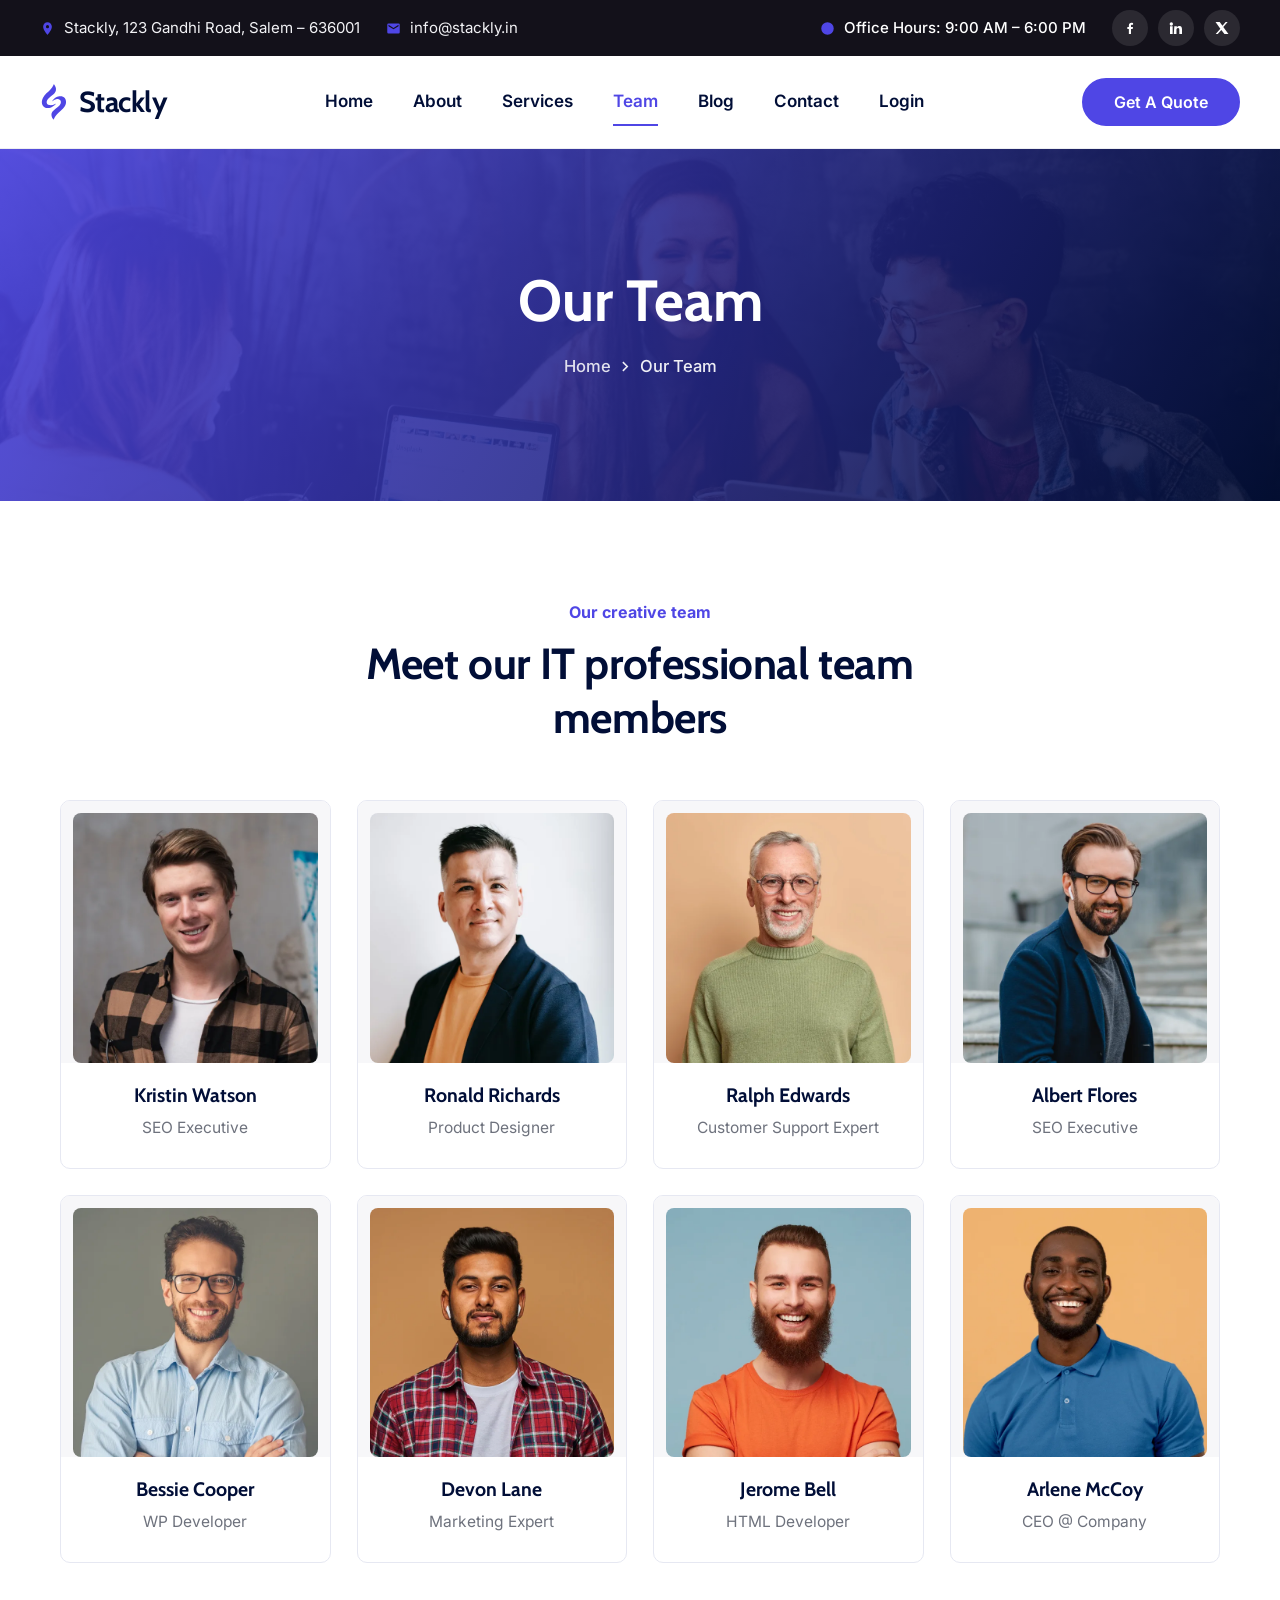
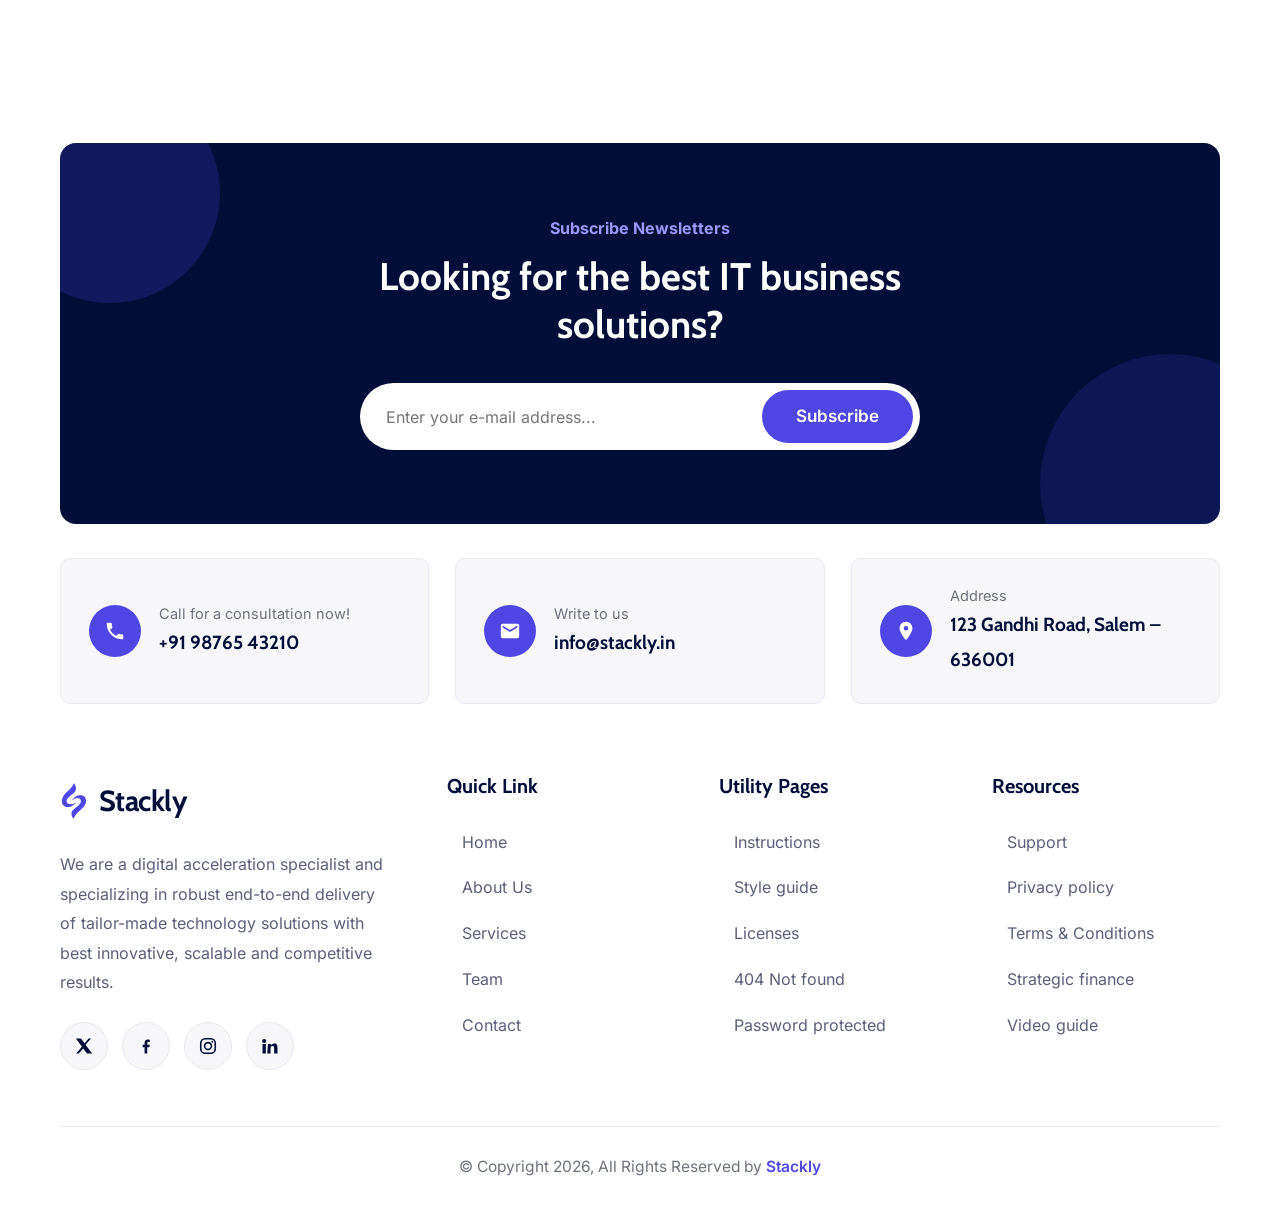
<file: team.html>
<!DOCTYPE html>
<html lang="en">
<head>
<meta charset="UTF-8">
<meta name="viewport" content="width=device-width, initial-scale=1">
<title>Our Team – Stackly IT Services, Salem</title>
<meta name="description" content="Meet the Stackly team of IT professionals, developers, designers and support experts in Salem, Tamil Nadu.">
<link rel="icon" href="assets/img/logo.svg" type="image/svg+xml">
<link rel="stylesheet" href="assets/fonts.css">
<link rel="stylesheet" href="css/style.css">
</head>
<body>

<!-- ============ PRELOADER ============ -->
<div class="preloader" id="preloader" aria-hidden="true">
  <svg class="pre-curtain" viewBox="0 0 1000 1000" preserveAspectRatio="none" aria-hidden="true">
    <path d="M0,1005S175,995,500,995s500,5,500,5V0H0Z"></path>
  </svg>
  <div class="pre-inner">
    <div class="pre-brand"><img src="assets/img/logo.svg" alt=""><span>Stackly</span></div>
    <div class="load-text"><span>L</span><span>o</span><span>a</span><span>d</span><span>i</span><span>n</span><span>g</span></div>
  </div>
</div>

<!-- ============ HEADER ============ -->
<header class="site-header" data-sticky>
  <div class="topbar">
    <div class="container topbar-inner">
      <div class="topbar-left">
        <span class="tb-item hide-sm">
          <svg viewBox="0 0 24 24"><path d="M12 2C8.1 2 5 5.1 5 9c0 5.2 7 13 7 13s7-7.8 7-13c0-3.9-3.1-7-7-7zm0 9.5A2.5 2.5 0 1 1 14.5 9 2.5 2.5 0 0 1 12 11.5z"/></svg>
          Stackly, 123 Gandhi Road, Salem – 636001
        </span>
        <span class="tb-item hide-sm">
          <svg viewBox="0 0 24 24"><path d="M20 4H4a2 2 0 0 0-2 2v12a2 2 0 0 0 2 2h16a2 2 0 0 0 2-2V6a2 2 0 0 0-2-2zm0 4.2-8 5-8-5V6l8 5 8-5z"/></svg>
          <a href="mailto:info@stackly.in">info@stackly.in</a>
        </span>
      </div>
      <div class="topbar-right">
        <span class="tb-hours">
          <svg viewBox="0 0 24 24"><path d="M12 2a10 10 0 1 0 0 20 10 10 0 0 0 0-20zm1 10.6V6h-2v7.4l5.2 3.1 1-1.7-4.2-2.2z"/></svg>
          Office Hours: 9:00 AM – 6:00 PM
        </span>
        <div class="socials">
          <a href="#" aria-label="Facebook"><svg viewBox="0 0 24 24"><path d="M13.5 21v-7.5H16l.5-3h-3V8.6c0-.9.3-1.5 1.6-1.5h1.5V4.4A22 22 0 0 0 14.3 4.3c-2.4 0-4 1.4-4 4.1v2.1H8v3h2.3V21z"/></svg></a>
          <a href="#" aria-label="LinkedIn"><svg viewBox="0 0 24 24"><path d="M4.98 3.5A2.5 2.5 0 1 0 5 8.5a2.5 2.5 0 0 0-.02-5zM3 9.5h4V21H3zM9.5 9.5h3.8v1.6h.05a4.2 4.2 0 0 1 3.77-2C20.4 9.1 21 11.4 21 14.4V21h-4v-5.9c0-1.4 0-3.2-2-3.2s-2.3 1.5-2.3 3.1V21h-4z"/></svg></a>
          <a href="#" aria-label="X"><svg viewBox="0 0 24 24"><path d="M17.5 3h3l-6.6 7.5L21.7 21h-6l-4.7-6.1L5.6 21H2.5l7-8L2.3 3h6.2l4.2 5.6z"/></svg></a>
        </div>
      </div>
    </div>
  </div>

  <div class="container header-inner">
    <a class="brand" href="index.html">
      <img src="assets/img/logo.svg" alt="Stackly logo">
      <span>Stackly</span>
    </a>
    <nav>
      <ul class="main-menu">
        <li><a href="index.html">Home</a></li>
        <li><a href="about.html">About</a></li>
        <li><a href="services.html">Services</a></li>
        <li><a href="team.html">Team</a></li>
        <li><a href="blog.html">Blog</a></li>
        <li><a href="contact.html">Contact</a></li>
        <li><a href="login.html">Login</a></li>
      </ul>
    </nav>
    <div class="header-cta">
      <a class="btn btn-primary btn-sm" href="contact.html">Get A Quote</a>
      <button class="nav-toggle" aria-label="Toggle menu" aria-expanded="false"><span></span></button>
    </div>
  </div>

  <div class="mobile-nav">
    <ul>
      <li><a href="index.html">Home</a></li>
      <li><a href="about.html">About</a></li>
      <li><a href="services.html">Services</a></li>
      <li><a href="team.html">Team</a></li>
      <li><a href="blog.html">Blog</a></li>
      <li><a href="contact.html">Contact</a></li>
      <li><a href="login.html">Login</a></li>
    </ul>
    <a class="btn btn-primary" href="contact.html">Get A Quote</a>
  </div>
</header>

<main>

<!-- ============ PAGE BANNER ============ -->
<section class="page-banner">
  <div class="container">
    <h1>Our Team</h1>
    <div class="breadcrumb">
      <a href="index.html">Home</a>
      <svg class="sep" viewBox="0 0 8 12"><path d="M1 1l5 5-5 5" fill="none" stroke="currentColor" stroke-width="1.8"/></svg>
      <span>Our Team</span>
    </div>
  </div>
</section>

<!-- ============ TEAM GRID ============ -->
<section class="section">
  <div class="container">
    <div class="center-head reveal">
      <span class="sec-label">Our creative team</span>
      <h2 class="sec-title">Meet our IT professional team members</h2>
    </div>
    <div class="team-grid">

      <article class="team-card reveal">
        <div class="photo"><img src="assets/img/team8.webp" alt="Kristin Watson"></div>
        <div class="info"><h3>Kristin Watson</h3><span>SEO Executive</span></div>
        <div class="socials"><a href="#" aria-label="Facebook"><svg viewBox="0 0 24 24"><path d="M13.5 21v-7.5H16l.5-3h-3V8.6c0-.9.3-1.5 1.6-1.5h1.5V4.4A22 22 0 0 0 14.3 4.3c-2.4 0-4 1.4-4 4.1v2.1H8v3h2.3V21z"/></svg></a><a href="#" aria-label="LinkedIn"><svg viewBox="0 0 24 24"><path d="M4.98 3.5A2.5 2.5 0 1 0 5 8.5a2.5 2.5 0 0 0-.02-5zM3 9.5h4V21H3zM9.5 9.5h3.8v1.6h.05a4.2 4.2 0 0 1 3.77-2C20.4 9.1 21 11.4 21 14.4V21h-4v-5.9c0-1.4 0-3.2-2-3.2s-2.3 1.5-2.3 3.1V21h-4z"/></svg></a><a href="#" aria-label="X"><svg viewBox="0 0 24 24"><path d="M17.5 3h3l-6.6 7.5L21.7 21h-6l-4.7-6.1L5.6 21H2.5l7-8L2.3 3h6.2l4.2 5.6z"/></svg></a></div>
      </article>

      <article class="team-card reveal">
        <div class="photo"><img src="assets/img/team7.webp" alt="Ronald Richards"></div>
        <div class="info"><h3>Ronald Richards</h3><span>Product Designer</span></div>
        <div class="socials"><a href="#" aria-label="Facebook"><svg viewBox="0 0 24 24"><path d="M13.5 21v-7.5H16l.5-3h-3V8.6c0-.9.3-1.5 1.6-1.5h1.5V4.4A22 22 0 0 0 14.3 4.3c-2.4 0-4 1.4-4 4.1v2.1H8v3h2.3V21z"/></svg></a><a href="#" aria-label="LinkedIn"><svg viewBox="0 0 24 24"><path d="M4.98 3.5A2.5 2.5 0 1 0 5 8.5a2.5 2.5 0 0 0-.02-5zM3 9.5h4V21H3zM9.5 9.5h3.8v1.6h.05a4.2 4.2 0 0 1 3.77-2C20.4 9.1 21 11.4 21 14.4V21h-4v-5.9c0-1.4 0-3.2-2-3.2s-2.3 1.5-2.3 3.1V21h-4z"/></svg></a><a href="#" aria-label="X"><svg viewBox="0 0 24 24"><path d="M17.5 3h3l-6.6 7.5L21.7 21h-6l-4.7-6.1L5.6 21H2.5l7-8L2.3 3h6.2l4.2 5.6z"/></svg></a></div>
      </article>

      <article class="team-card reveal">
        <div class="photo"><img src="assets/img/team6-1.webp" alt="Ralph Edwards"></div>
        <div class="info"><h3>Ralph Edwards</h3><span>Customer Support Expert</span></div>
        <div class="socials"><a href="#" aria-label="Facebook"><svg viewBox="0 0 24 24"><path d="M13.5 21v-7.5H16l.5-3h-3V8.6c0-.9.3-1.5 1.6-1.5h1.5V4.4A22 22 0 0 0 14.3 4.3c-2.4 0-4 1.4-4 4.1v2.1H8v3h2.3V21z"/></svg></a><a href="#" aria-label="LinkedIn"><svg viewBox="0 0 24 24"><path d="M4.98 3.5A2.5 2.5 0 1 0 5 8.5a2.5 2.5 0 0 0-.02-5zM3 9.5h4V21H3zM9.5 9.5h3.8v1.6h.05a4.2 4.2 0 0 1 3.77-2C20.4 9.1 21 11.4 21 14.4V21h-4v-5.9c0-1.4 0-3.2-2-3.2s-2.3 1.5-2.3 3.1V21h-4z"/></svg></a><a href="#" aria-label="X"><svg viewBox="0 0 24 24"><path d="M17.5 3h3l-6.6 7.5L21.7 21h-6l-4.7-6.1L5.6 21H2.5l7-8L2.3 3h6.2l4.2 5.6z"/></svg></a></div>
      </article>

      <article class="team-card reveal">
        <div class="photo"><img src="assets/img/team5-1.webp" alt="Albert Flores"></div>
        <div class="info"><h3>Albert Flores</h3><span>SEO Executive</span></div>
        <div class="socials"><a href="#" aria-label="Facebook"><svg viewBox="0 0 24 24"><path d="M13.5 21v-7.5H16l.5-3h-3V8.6c0-.9.3-1.5 1.6-1.5h1.5V4.4A22 22 0 0 0 14.3 4.3c-2.4 0-4 1.4-4 4.1v2.1H8v3h2.3V21z"/></svg></a><a href="#" aria-label="LinkedIn"><svg viewBox="0 0 24 24"><path d="M4.98 3.5A2.5 2.5 0 1 0 5 8.5a2.5 2.5 0 0 0-.02-5zM3 9.5h4V21H3zM9.5 9.5h3.8v1.6h.05a4.2 4.2 0 0 1 3.77-2C20.4 9.1 21 11.4 21 14.4V21h-4v-5.9c0-1.4 0-3.2-2-3.2s-2.3 1.5-2.3 3.1V21h-4z"/></svg></a><a href="#" aria-label="X"><svg viewBox="0 0 24 24"><path d="M17.5 3h3l-6.6 7.5L21.7 21h-6l-4.7-6.1L5.6 21H2.5l7-8L2.3 3h6.2l4.2 5.6z"/></svg></a></div>
      </article>

      <article class="team-card reveal">
        <div class="photo"><img src="assets/img/team04.webp" alt="Bessie Cooper"></div>
        <div class="info"><h3>Bessie Cooper</h3><span>WP Developer</span></div>
        <div class="socials"><a href="#" aria-label="Facebook"><svg viewBox="0 0 24 24"><path d="M13.5 21v-7.5H16l.5-3h-3V8.6c0-.9.3-1.5 1.6-1.5h1.5V4.4A22 22 0 0 0 14.3 4.3c-2.4 0-4 1.4-4 4.1v2.1H8v3h2.3V21z"/></svg></a><a href="#" aria-label="LinkedIn"><svg viewBox="0 0 24 24"><path d="M4.98 3.5A2.5 2.5 0 1 0 5 8.5a2.5 2.5 0 0 0-.02-5zM3 9.5h4V21H3zM9.5 9.5h3.8v1.6h.05a4.2 4.2 0 0 1 3.77-2C20.4 9.1 21 11.4 21 14.4V21h-4v-5.9c0-1.4 0-3.2-2-3.2s-2.3 1.5-2.3 3.1V21h-4z"/></svg></a><a href="#" aria-label="X"><svg viewBox="0 0 24 24"><path d="M17.5 3h3l-6.6 7.5L21.7 21h-6l-4.7-6.1L5.6 21H2.5l7-8L2.3 3h6.2l4.2 5.6z"/></svg></a></div>
      </article>

      <article class="team-card reveal">
        <div class="photo"><img src="assets/img/team3-1.webp" alt="Devon Lane"></div>
        <div class="info"><h3>Devon Lane</h3><span>Marketing Expert</span></div>
        <div class="socials"><a href="#" aria-label="Facebook"><svg viewBox="0 0 24 24"><path d="M13.5 21v-7.5H16l.5-3h-3V8.6c0-.9.3-1.5 1.6-1.5h1.5V4.4A22 22 0 0 0 14.3 4.3c-2.4 0-4 1.4-4 4.1v2.1H8v3h2.3V21z"/></svg></a><a href="#" aria-label="LinkedIn"><svg viewBox="0 0 24 24"><path d="M4.98 3.5A2.5 2.5 0 1 0 5 8.5a2.5 2.5 0 0 0-.02-5zM3 9.5h4V21H3zM9.5 9.5h3.8v1.6h.05a4.2 4.2 0 0 1 3.77-2C20.4 9.1 21 11.4 21 14.4V21h-4v-5.9c0-1.4 0-3.2-2-3.2s-2.3 1.5-2.3 3.1V21h-4z"/></svg></a><a href="#" aria-label="X"><svg viewBox="0 0 24 24"><path d="M17.5 3h3l-6.6 7.5L21.7 21h-6l-4.7-6.1L5.6 21H2.5l7-8L2.3 3h6.2l4.2 5.6z"/></svg></a></div>
      </article>

      <article class="team-card reveal">
        <div class="photo"><img src="assets/img/team2-1.webp" alt="Jerome Bell"></div>
        <div class="info"><h3>Jerome Bell</h3><span>HTML Developer</span></div>
        <div class="socials"><a href="#" aria-label="Facebook"><svg viewBox="0 0 24 24"><path d="M13.5 21v-7.5H16l.5-3h-3V8.6c0-.9.3-1.5 1.6-1.5h1.5V4.4A22 22 0 0 0 14.3 4.3c-2.4 0-4 1.4-4 4.1v2.1H8v3h2.3V21z"/></svg></a><a href="#" aria-label="LinkedIn"><svg viewBox="0 0 24 24"><path d="M4.98 3.5A2.5 2.5 0 1 0 5 8.5a2.5 2.5 0 0 0-.02-5zM3 9.5h4V21H3zM9.5 9.5h3.8v1.6h.05a4.2 4.2 0 0 1 3.77-2C20.4 9.1 21 11.4 21 14.4V21h-4v-5.9c0-1.4 0-3.2-2-3.2s-2.3 1.5-2.3 3.1V21h-4z"/></svg></a><a href="#" aria-label="X"><svg viewBox="0 0 24 24"><path d="M17.5 3h3l-6.6 7.5L21.7 21h-6l-4.7-6.1L5.6 21H2.5l7-8L2.3 3h6.2l4.2 5.6z"/></svg></a></div>
      </article>

      <article class="team-card reveal">
        <div class="photo"><img src="assets/img/team1-1.webp" alt="Arlene McCoy"></div>
        <div class="info"><h3>Arlene McCoy</h3><span>CEO @ Company</span></div>
        <div class="socials"><a href="#" aria-label="Facebook"><svg viewBox="0 0 24 24"><path d="M13.5 21v-7.5H16l.5-3h-3V8.6c0-.9.3-1.5 1.6-1.5h1.5V4.4A22 22 0 0 0 14.3 4.3c-2.4 0-4 1.4-4 4.1v2.1H8v3h2.3V21z"/></svg></a><a href="#" aria-label="LinkedIn"><svg viewBox="0 0 24 24"><path d="M4.98 3.5A2.5 2.5 0 1 0 5 8.5a2.5 2.5 0 0 0-.02-5zM3 9.5h4V21H3zM9.5 9.5h3.8v1.6h.05a4.2 4.2 0 0 1 3.77-2C20.4 9.1 21 11.4 21 14.4V21h-4v-5.9c0-1.4 0-3.2-2-3.2s-2.3 1.5-2.3 3.1V21h-4z"/></svg></a><a href="#" aria-label="X"><svg viewBox="0 0 24 24"><path d="M17.5 3h3l-6.6 7.5L21.7 21h-6l-4.7-6.1L5.6 21H2.5l7-8L2.3 3h6.2l4.2 5.6z"/></svg></a></div>
      </article>
    </div>
  </div>
</section>

<!-- ============ CTA ============ -->
<section class="section-sm">
  <div class="container">
    <div class="cta reveal">
      <span class="sec-label">Subscribe Newsletters</span>
      <h2>Looking for the best IT business solutions?</h2>
      <form class="subscribe" data-validate novalidate>
        <input type="email" placeholder="Enter your e-mail address..." aria-label="Email address" required>
        <button class="btn btn-primary" type="submit">Subscribe</button>
      </form>
      <p class="form-msg">Thanks! You are subscribed to the Stackly newsletter.</p>
    </div>
  </div>
</section>

</main>

<!-- ============ FOOTER ============ -->
<section class="container footer-cards">
  <div class="fc">
    <span class="ic"><svg viewBox="0 0 24 24"><path d="M6.6 10.8a15.6 15.6 0 0 0 6.6 6.6l2.2-2.2a1 1 0 0 1 1-.24 11.4 11.4 0 0 0 3.6.58 1 1 0 0 1 1 1V20a1 1 0 0 1-1 1A17 17 0 0 1 3 4a1 1 0 0 1 1-1h3.5a1 1 0 0 1 1 1 11.4 11.4 0 0 0 .58 3.6 1 1 0 0 1-.25 1z"/></svg></span>
    <div><span>Call for a consultation now!</span><b><a href="tel:+919876543210">+91 98765 43210</a></b></div>
  </div>
  <div class="fc">
    <span class="ic"><svg viewBox="0 0 24 24"><path d="M20 4H4a2 2 0 0 0-2 2v12a2 2 0 0 0 2 2h16a2 2 0 0 0 2-2V6a2 2 0 0 0-2-2zm0 4.2-8 5-8-5V6l8 5 8-5z"/></svg></span>
    <div><span>Write to us</span><b><a href="mailto:info@stackly.in">info@stackly.in</a></b></div>
  </div>
  <div class="fc">
    <span class="ic"><svg viewBox="0 0 24 24"><path d="M12 2C8.1 2 5 5.1 5 9c0 5.2 7 13 7 13s7-7.8 7-13c0-3.9-3.1-7-7-7zm0 9.5A2.5 2.5 0 1 1 14.5 9 2.5 2.5 0 0 1 12 11.5z"/></svg></span>
    <div><span>Address</span><b>123 Gandhi Road, Salem – 636001</b></div>
  </div>
</section>

<footer class="footer">
  <div class="container">
    <div class="footer-grid">
      <div class="footer-about">
        <a class="brand" href="index.html"><img src="assets/img/logo.svg" alt="Stackly logo"><span>Stackly</span></a>
        <p>We are a digital acceleration specialist and specializing in robust end-to-end delivery of tailor-made technology solutions with best innovative, scalable and competitive results.</p>
        <div class="socials">
          <a href="#" aria-label="X"><svg viewBox="0 0 24 24"><path d="M17.5 3h3l-6.6 7.5L21.7 21h-6l-4.7-6.1L5.6 21H2.5l7-8L2.3 3h6.2l4.2 5.6z"/></svg></a>
          <a href="#" aria-label="Facebook"><svg viewBox="0 0 24 24"><path d="M13.5 21v-7.5H16l.5-3h-3V8.6c0-.9.3-1.5 1.6-1.5h1.5V4.4A22 22 0 0 0 14.3 4.3c-2.4 0-4 1.4-4 4.1v2.1H8v3h2.3V21z"/></svg></a>
          <a href="#" aria-label="Instagram"><svg class="ig" viewBox="0 0 24 24" aria-hidden="true"><rect x="3.3" y="3.3" width="17.4" height="17.4" rx="5.2" fill="none" stroke="currentColor" stroke-width="1.9"/><circle cx="12" cy="12" r="4.1" fill="none" stroke="currentColor" stroke-width="1.9"/><circle cx="17.15" cy="6.85" r="1.15" fill="currentColor"/></svg></a>
          <a href="#" aria-label="LinkedIn"><svg viewBox="0 0 24 24"><path d="M4.98 3.5A2.5 2.5 0 1 0 5 8.5a2.5 2.5 0 0 0-.02-5zM3 9.5h4V21H3zM9.5 9.5h3.8v1.6h.05a4.2 4.2 0 0 1 3.77-2C20.4 9.1 21 11.4 21 14.4V21h-4v-5.9c0-1.4 0-3.2-2-3.2s-2.3 1.5-2.3 3.1V21h-4z"/></svg></a>
        </div>
      </div>
      <div class="fcol">
        <h3>Quick Link</h3>
        <ul>
          <li><a href="index.html">Home</a></li>
          <li><a href="about.html">About Us</a></li>
          <li><a href="services.html">Services</a></li>
          <li><a href="team.html">Team</a></li>
          <li><a href="contact.html">Contact</a></li>
        </ul>
      </div>
      <div class="fcol">
        <h3>Utility Pages</h3>
        <ul>
          <li><a href="services.html">Instructions</a></li>
          <li><a href="about.html">Style guide</a></li>
          <li><a href="about.html">Licenses</a></li>
          <li><a href="404.html">404 Not found</a></li>
          <li><a href="index.html">Password protected</a></li>
        </ul>
      </div>
      <div class="fcol">
        <h3>Resources</h3>
        <ul>
          <li><a href="contact.html">Support</a></li>
          <li><a href="contact.html">Privacy policy</a></li>
          <li><a href="contact.html">Terms &amp; Conditions</a></li>
          <li><a href="services.html">Strategic finance</a></li>
          <li><a href="blog.html">Video guide</a></li>
        </ul>
      </div>
    </div>
    <div class="copyright">© Copyright <span data-year>2026</span>, All Rights Reserved by <a href="index.html">Stackly</a></div>
  </div>
</footer>

<script src="js/security.js"></script>
<script src="js/main.js"></script>
</body>
</html>
</file>
<file: assets/fonts.css>
﻿/* vietnamese */
@font-face {
  font-family: 'Cabin';
  font-style: normal;
  font-weight: 500;
  font-stretch: 100%;
  font-display: swap;
  src: url(fonts/font_2.woff2) format('woff2');
  unicode-range: U+0102-0103, U+0110-0111, U+0128-0129, U+0168-0169, U+01A0-01A1, U+01AF-01B0, U+0300-0301, U+0303-0304, U+0308-0309, U+0323, U+0329, U+1EA0-1EF9, U+20AB;
}
/* latin-ext */
@font-face {
  font-family: 'Cabin';
  font-style: normal;
  font-weight: 500;
  font-stretch: 100%;
  font-display: swap;
  src: url(fonts/font_1.woff2) format('woff2');
  unicode-range: U+0100-02BA, U+02BD-02C5, U+02C7-02CC, U+02CE-02D7, U+02DD-02FF, U+0304, U+0308, U+0329, U+1D00-1DBF, U+1E00-1E9F, U+1EF2-1EFF, U+2020, U+20A0-20AB, U+20AD-20C4, U+2113, U+2C60-2C7F, U+A720-A7FF;
}
/* latin */
@font-face {
  font-family: 'Cabin';
  font-style: normal;
  font-weight: 500;
  font-stretch: 100%;
  font-display: swap;
  src: url(fonts/font_3.woff2) format('woff2');
  unicode-range: U+0000-00FF, U+0131, U+0152-0153, U+02BB-02BC, U+02C6, U+02DA, U+02DC, U+0304, U+0308, U+0329, U+2000-206F, U+20AC, U+2122, U+2191, U+2193, U+2212, U+2215, U+FEFF, U+FFFD;
}
/* vietnamese */
@font-face {
  font-family: 'Cabin';
  font-style: normal;
  font-weight: 600;
  font-stretch: 100%;
  font-display: swap;
  src: url(fonts/font_2.woff2) format('woff2');
  unicode-range: U+0102-0103, U+0110-0111, U+0128-0129, U+0168-0169, U+01A0-01A1, U+01AF-01B0, U+0300-0301, U+0303-0304, U+0308-0309, U+0323, U+0329, U+1EA0-1EF9, U+20AB;
}
/* latin-ext */
@font-face {
  font-family: 'Cabin';
  font-style: normal;
  font-weight: 600;
  font-stretch: 100%;
  font-display: swap;
  src: url(fonts/font_1.woff2) format('woff2');
  unicode-range: U+0100-02BA, U+02BD-02C5, U+02C7-02CC, U+02CE-02D7, U+02DD-02FF, U+0304, U+0308, U+0329, U+1D00-1DBF, U+1E00-1E9F, U+1EF2-1EFF, U+2020, U+20A0-20AB, U+20AD-20C4, U+2113, U+2C60-2C7F, U+A720-A7FF;
}
/* latin */
@font-face {
  font-family: 'Cabin';
  font-style: normal;
  font-weight: 600;
  font-stretch: 100%;
  font-display: swap;
  src: url(fonts/font_3.woff2) format('woff2');
  unicode-range: U+0000-00FF, U+0131, U+0152-0153, U+02BB-02BC, U+02C6, U+02DA, U+02DC, U+0304, U+0308, U+0329, U+2000-206F, U+20AC, U+2122, U+2191, U+2193, U+2212, U+2215, U+FEFF, U+FFFD;
}
/* vietnamese */
@font-face {
  font-family: 'Cabin';
  font-style: normal;
  font-weight: 700;
  font-stretch: 100%;
  font-display: swap;
  src: url(fonts/font_2.woff2) format('woff2');
  unicode-range: U+0102-0103, U+0110-0111, U+0128-0129, U+0168-0169, U+01A0-01A1, U+01AF-01B0, U+0300-0301, U+0303-0304, U+0308-0309, U+0323, U+0329, U+1EA0-1EF9, U+20AB;
}
/* latin-ext */
@font-face {
  font-family: 'Cabin';
  font-style: normal;
  font-weight: 700;
  font-stretch: 100%;
  font-display: swap;
  src: url(fonts/font_1.woff2) format('woff2');
  unicode-range: U+0100-02BA, U+02BD-02C5, U+02C7-02CC, U+02CE-02D7, U+02DD-02FF, U+0304, U+0308, U+0329, U+1D00-1DBF, U+1E00-1E9F, U+1EF2-1EFF, U+2020, U+20A0-20AB, U+20AD-20C4, U+2113, U+2C60-2C7F, U+A720-A7FF;
}
/* latin */
@font-face {
  font-family: 'Cabin';
  font-style: normal;
  font-weight: 700;
  font-stretch: 100%;
  font-display: swap;
  src: url(fonts/font_3.woff2) format('woff2');
  unicode-range: U+0000-00FF, U+0131, U+0152-0153, U+02BB-02BC, U+02C6, U+02DA, U+02DC, U+0304, U+0308, U+0329, U+2000-206F, U+20AC, U+2122, U+2191, U+2193, U+2212, U+2215, U+FEFF, U+FFFD;
}
/* cyrillic-ext */
@font-face {
  font-family: 'Inter';
  font-style: normal;
  font-weight: 300;
  font-display: swap;
  src: url(fonts/font_8.woff2) format('woff2');
  unicode-range: U+0460-052F, U+1C80-1C8A, U+20B4, U+2DE0-2DFF, U+A640-A69F, U+FE2E-FE2F;
}
/* cyrillic */
@font-face {
  font-family: 'Inter';
  font-style: normal;
  font-weight: 300;
  font-display: swap;
  src: url(fonts/font_4.woff2) format('woff2');
  unicode-range: U+0301, U+0400-045F, U+0490-0491, U+04B0-04B1, U+2116;
}
/* greek-ext */
@font-face {
  font-family: 'Inter';
  font-style: normal;
  font-weight: 300;
  font-display: swap;
  src: url(fonts/font_10.woff2) format('woff2');
  unicode-range: U+1F00-1FFF;
}
/* greek */
@font-face {
  font-family: 'Inter';
  font-style: normal;
  font-weight: 300;
  font-display: swap;
  src: url(fonts/font_5.woff2) format('woff2');
  unicode-range: U+0370-0377, U+037A-037F, U+0384-038A, U+038C, U+038E-03A1, U+03A3-03FF;
}
/* vietnamese */
@font-face {
  font-family: 'Inter';
  font-style: normal;
  font-weight: 300;
  font-display: swap;
  src: url(fonts/font_9.woff2) format('woff2');
  unicode-range: U+0102-0103, U+0110-0111, U+0128-0129, U+0168-0169, U+01A0-01A1, U+01AF-01B0, U+0300-0301, U+0303-0304, U+0308-0309, U+0323, U+0329, U+1EA0-1EF9, U+20AB;
}
/* latin-ext */
@font-face {
  font-family: 'Inter';
  font-style: normal;
  font-weight: 300;
  font-display: swap;
  src: url(fonts/font_7.woff2) format('woff2');
  unicode-range: U+0100-02BA, U+02BD-02C5, U+02C7-02CC, U+02CE-02D7, U+02DD-02FF, U+0304, U+0308, U+0329, U+1D00-1DBF, U+1E00-1E9F, U+1EF2-1EFF, U+2020, U+20A0-20AB, U+20AD-20C4, U+2113, U+2C60-2C7F, U+A720-A7FF;
}
/* latin */
@font-face {
  font-family: 'Inter';
  font-style: normal;
  font-weight: 300;
  font-display: swap;
  src: url(fonts/font_6.woff2) format('woff2');
  unicode-range: U+0000-00FF, U+0131, U+0152-0153, U+02BB-02BC, U+02C6, U+02DA, U+02DC, U+0304, U+0308, U+0329, U+2000-206F, U+20AC, U+2122, U+2191, U+2193, U+2212, U+2215, U+FEFF, U+FFFD;
}
/* cyrillic-ext */
@font-face {
  font-family: 'Inter';
  font-style: normal;
  font-weight: 400;
  font-display: swap;
  src: url(fonts/font_8.woff2) format('woff2');
  unicode-range: U+0460-052F, U+1C80-1C8A, U+20B4, U+2DE0-2DFF, U+A640-A69F, U+FE2E-FE2F;
}
/* cyrillic */
@font-face {
  font-family: 'Inter';
  font-style: normal;
  font-weight: 400;
  font-display: swap;
  src: url(fonts/font_4.woff2) format('woff2');
  unicode-range: U+0301, U+0400-045F, U+0490-0491, U+04B0-04B1, U+2116;
}
/* greek-ext */
@font-face {
  font-family: 'Inter';
  font-style: normal;
  font-weight: 400;
  font-display: swap;
  src: url(fonts/font_10.woff2) format('woff2');
  unicode-range: U+1F00-1FFF;
}
/* greek */
@font-face {
  font-family: 'Inter';
  font-style: normal;
  font-weight: 400;
  font-display: swap;
  src: url(fonts/font_5.woff2) format('woff2');
  unicode-range: U+0370-0377, U+037A-037F, U+0384-038A, U+038C, U+038E-03A1, U+03A3-03FF;
}
/* vietnamese */
@font-face {
  font-family: 'Inter';
  font-style: normal;
  font-weight: 400;
  font-display: swap;
  src: url(fonts/font_9.woff2) format('woff2');
  unicode-range: U+0102-0103, U+0110-0111, U+0128-0129, U+0168-0169, U+01A0-01A1, U+01AF-01B0, U+0300-0301, U+0303-0304, U+0308-0309, U+0323, U+0329, U+1EA0-1EF9, U+20AB;
}
/* latin-ext */
@font-face {
  font-family: 'Inter';
  font-style: normal;
  font-weight: 400;
  font-display: swap;
  src: url(fonts/font_7.woff2) format('woff2');
  unicode-range: U+0100-02BA, U+02BD-02C5, U+02C7-02CC, U+02CE-02D7, U+02DD-02FF, U+0304, U+0308, U+0329, U+1D00-1DBF, U+1E00-1E9F, U+1EF2-1EFF, U+2020, U+20A0-20AB, U+20AD-20C4, U+2113, U+2C60-2C7F, U+A720-A7FF;
}
/* latin */
@font-face {
  font-family: 'Inter';
  font-style: normal;
  font-weight: 400;
  font-display: swap;
  src: url(fonts/font_6.woff2) format('woff2');
  unicode-range: U+0000-00FF, U+0131, U+0152-0153, U+02BB-02BC, U+02C6, U+02DA, U+02DC, U+0304, U+0308, U+0329, U+2000-206F, U+20AC, U+2122, U+2191, U+2193, U+2212, U+2215, U+FEFF, U+FFFD;
}
/* cyrillic-ext */
@font-face {
  font-family: 'Inter';
  font-style: normal;
  font-weight: 500;
  font-display: swap;
  src: url(fonts/font_8.woff2) format('woff2');
  unicode-range: U+0460-052F, U+1C80-1C8A, U+20B4, U+2DE0-2DFF, U+A640-A69F, U+FE2E-FE2F;
}
/* cyrillic */
@font-face {
  font-family: 'Inter';
  font-style: normal;
  font-weight: 500;
  font-display: swap;
  src: url(fonts/font_4.woff2) format('woff2');
  unicode-range: U+0301, U+0400-045F, U+0490-0491, U+04B0-04B1, U+2116;
}
/* greek-ext */
@font-face {
  font-family: 'Inter';
  font-style: normal;
  font-weight: 500;
  font-display: swap;
  src: url(fonts/font_10.woff2) format('woff2');
  unicode-range: U+1F00-1FFF;
}
/* greek */
@font-face {
  font-family: 'Inter';
  font-style: normal;
  font-weight: 500;
  font-display: swap;
  src: url(fonts/font_5.woff2) format('woff2');
  unicode-range: U+0370-0377, U+037A-037F, U+0384-038A, U+038C, U+038E-03A1, U+03A3-03FF;
}
/* vietnamese */
@font-face {
  font-family: 'Inter';
  font-style: normal;
  font-weight: 500;
  font-display: swap;
  src: url(fonts/font_9.woff2) format('woff2');
  unicode-range: U+0102-0103, U+0110-0111, U+0128-0129, U+0168-0169, U+01A0-01A1, U+01AF-01B0, U+0300-0301, U+0303-0304, U+0308-0309, U+0323, U+0329, U+1EA0-1EF9, U+20AB;
}
/* latin-ext */
@font-face {
  font-family: 'Inter';
  font-style: normal;
  font-weight: 500;
  font-display: swap;
  src: url(fonts/font_7.woff2) format('woff2');
  unicode-range: U+0100-02BA, U+02BD-02C5, U+02C7-02CC, U+02CE-02D7, U+02DD-02FF, U+0304, U+0308, U+0329, U+1D00-1DBF, U+1E00-1E9F, U+1EF2-1EFF, U+2020, U+20A0-20AB, U+20AD-20C4, U+2113, U+2C60-2C7F, U+A720-A7FF;
}
/* latin */
@font-face {
  font-family: 'Inter';
  font-style: normal;
  font-weight: 500;
  font-display: swap;
  src: url(fonts/font_6.woff2) format('woff2');
  unicode-range: U+0000-00FF, U+0131, U+0152-0153, U+02BB-02BC, U+02C6, U+02DA, U+02DC, U+0304, U+0308, U+0329, U+2000-206F, U+20AC, U+2122, U+2191, U+2193, U+2212, U+2215, U+FEFF, U+FFFD;
}
/* cyrillic-ext */
@font-face {
  font-family: 'Inter';
  font-style: normal;
  font-weight: 600;
  font-display: swap;
  src: url(fonts/font_8.woff2) format('woff2');
  unicode-range: U+0460-052F, U+1C80-1C8A, U+20B4, U+2DE0-2DFF, U+A640-A69F, U+FE2E-FE2F;
}
/* cyrillic */
@font-face {
  font-family: 'Inter';
  font-style: normal;
  font-weight: 600;
  font-display: swap;
  src: url(fonts/font_4.woff2) format('woff2');
  unicode-range: U+0301, U+0400-045F, U+0490-0491, U+04B0-04B1, U+2116;
}
/* greek-ext */
@font-face {
  font-family: 'Inter';
  font-style: normal;
  font-weight: 600;
  font-display: swap;
  src: url(fonts/font_10.woff2) format('woff2');
  unicode-range: U+1F00-1FFF;
}
/* greek */
@font-face {
  font-family: 'Inter';
  font-style: normal;
  font-weight: 600;
  font-display: swap;
  src: url(fonts/font_5.woff2) format('woff2');
  unicode-range: U+0370-0377, U+037A-037F, U+0384-038A, U+038C, U+038E-03A1, U+03A3-03FF;
}
/* vietnamese */
@font-face {
  font-family: 'Inter';
  font-style: normal;
  font-weight: 600;
  font-display: swap;
  src: url(fonts/font_9.woff2) format('woff2');
  unicode-range: U+0102-0103, U+0110-0111, U+0128-0129, U+0168-0169, U+01A0-01A1, U+01AF-01B0, U+0300-0301, U+0303-0304, U+0308-0309, U+0323, U+0329, U+1EA0-1EF9, U+20AB;
}
/* latin-ext */
@font-face {
  font-family: 'Inter';
  font-style: normal;
  font-weight: 600;
  font-display: swap;
  src: url(fonts/font_7.woff2) format('woff2');
  unicode-range: U+0100-02BA, U+02BD-02C5, U+02C7-02CC, U+02CE-02D7, U+02DD-02FF, U+0304, U+0308, U+0329, U+1D00-1DBF, U+1E00-1E9F, U+1EF2-1EFF, U+2020, U+20A0-20AB, U+20AD-20C4, U+2113, U+2C60-2C7F, U+A720-A7FF;
}
/* latin */
@font-face {
  font-family: 'Inter';
  font-style: normal;
  font-weight: 600;
  font-display: swap;
  src: url(fonts/font_6.woff2) format('woff2');
  unicode-range: U+0000-00FF, U+0131, U+0152-0153, U+02BB-02BC, U+02C6, U+02DA, U+02DC, U+0304, U+0308, U+0329, U+2000-206F, U+20AC, U+2122, U+2191, U+2193, U+2212, U+2215, U+FEFF, U+FFFD;
}
/* cyrillic-ext */
@font-face {
  font-family: 'Inter';
  font-style: normal;
  font-weight: 700;
  font-display: swap;
  src: url(fonts/font_8.woff2) format('woff2');
  unicode-range: U+0460-052F, U+1C80-1C8A, U+20B4, U+2DE0-2DFF, U+A640-A69F, U+FE2E-FE2F;
}
/* cyrillic */
@font-face {
  font-family: 'Inter';
  font-style: normal;
  font-weight: 700;
  font-display: swap;
  src: url(fonts/font_4.woff2) format('woff2');
  unicode-range: U+0301, U+0400-045F, U+0490-0491, U+04B0-04B1, U+2116;
}
/* greek-ext */
@font-face {
  font-family: 'Inter';
  font-style: normal;
  font-weight: 700;
  font-display: swap;
  src: url(fonts/font_10.woff2) format('woff2');
  unicode-range: U+1F00-1FFF;
}
/* greek */
@font-face {
  font-family: 'Inter';
  font-style: normal;
  font-weight: 700;
  font-display: swap;
  src: url(fonts/font_5.woff2) format('woff2');
  unicode-range: U+0370-0377, U+037A-037F, U+0384-038A, U+038C, U+038E-03A1, U+03A3-03FF;
}
/* vietnamese */
@font-face {
  font-family: 'Inter';
  font-style: normal;
  font-weight: 700;
  font-display: swap;
  src: url(fonts/font_9.woff2) format('woff2');
  unicode-range: U+0102-0103, U+0110-0111, U+0128-0129, U+0168-0169, U+01A0-01A1, U+01AF-01B0, U+0300-0301, U+0303-0304, U+0308-0309, U+0323, U+0329, U+1EA0-1EF9, U+20AB;
}
/* latin-ext */
@font-face {
  font-family: 'Inter';
  font-style: normal;
  font-weight: 700;
  font-display: swap;
  src: url(fonts/font_7.woff2) format('woff2');
  unicode-range: U+0100-02BA, U+02BD-02C5, U+02C7-02CC, U+02CE-02D7, U+02DD-02FF, U+0304, U+0308, U+0329, U+1D00-1DBF, U+1E00-1E9F, U+1EF2-1EFF, U+2020, U+20A0-20AB, U+20AD-20C4, U+2113, U+2C60-2C7F, U+A720-A7FF;
}
/* latin */
@font-face {
  font-family: 'Inter';
  font-style: normal;
  font-weight: 700;
  font-display: swap;
  src: url(fonts/font_6.woff2) format('woff2');
  unicode-range: U+0000-00FF, U+0131, U+0152-0153, U+02BB-02BC, U+02C6, U+02DA, U+02DC, U+0304, U+0308, U+0329, U+2000-206F, U+20AC, U+2122, U+2191, U+2193, U+2212, U+2215, U+FEFF, U+FFFD;
}
</file>
<file: css/style.css>
﻿/* =========================================================
   STACKLY – IT Services Website
   Theme colour matched to the Stackly logo (#4f46e5)
   Fonts: Cabin (headings) + Inter (body)
   ========================================================= */

/* ---------- 1. Tokens & Reset ---------- */
:root{
  --accent:#4f46e5;
  --accent-2:#3f35c9;
  --accent-soft:#eeedff;
  --navy:#010e37;
  --navy-2:#0a1931;
  --heading:#010e37;
  --text:#404040;
  --muted:#6e727d;
  --white:#ffffff;
  --light:#f7f7f9;
  --light-2:#f0f0f8;
  --border:#e6e8f2;
  --topbar:#13111a;
  --star:#f5b301;
  --radius:10px;
  --radius-lg:16px;
  --shadow-sm:0 6px 18px rgba(1,14,55,.06);
  --shadow:0 18px 45px rgba(1,14,55,.10);
  --shadow-lg:0 30px 70px rgba(1,14,55,.14);
  --font-h:'Cabin','Segoe UI',Tahoma,sans-serif;
  --font-b:'Inter','Segoe UI',Tahoma,sans-serif;
  --container:1200px;
  --transition:.35s cubic-bezier(.2,.6,.3,1);
}

*,*::before,*::after{box-sizing:border-box}
html{scroll-behavior:smooth;-webkit-text-size-adjust:100%}
body{
  margin:0;
  font-family:var(--font-b);
  font-size:17.6px;
  line-height:1.85;
  color:var(--text);
  background:var(--white);
  font-weight:400;
  overflow-x:hidden;
}
img{max-width:100%;display:block;max-height:100%}
a{color:inherit;text-decoration:none;transition:var(--transition)}
ul,ol{margin:0;padding:0;list-style:none}
h1,h2,h3,h4,h5,h6{margin:0;font-family:var(--font-h);color:var(--heading);font-weight:700;line-height:1.25}
p{margin:0 0 20px}
p:last-child{margin-bottom:0}
button,input,textarea,select{font-family:inherit;font-size:inherit;color:inherit}
button{cursor:pointer;border:none;background:none}
::selection{background:var(--accent);color:#fff}

.container{width:100%;max-width:var(--container);margin:0 auto;padding:0 20px}
.section{padding:100px 0;position:relative}
.section-sm{padding:80px 0;position:relative}
.bg-light{background:var(--light)}
.bg-navy{background:var(--navy)}
.text-center{text-align:center}
.nopad{padding:0}

/* ---------- 2. Typography helpers ---------- */
.sec-label{
  display:block;
  font-family:var(--font-b);
  font-size:16px;
  font-weight:700;
  line-height:1.4;
  color:var(--accent);
  margin:0 0 14px;
}
.sec-title{font-size:clamp(30px,3.4vw,46px);line-height:1.24;margin-bottom:22px;letter-spacing:-.4px}
.sec-title.white{color:#fff}
.sec-sub{font-size:17.6px;line-height:1.85;color:var(--text);margin-bottom:0}
.lead{font-size:17.6px;color:var(--text)}
.mt-0{margin-top:0}
.center-head{max-width:720px;margin:0 auto 55px;text-align:center}
.center-head .sec-sub{color:#5b6079}
.dot-pattern{
  position:absolute;left:34px;top:60px;width:86px;height:130px;
  background-image:radial-gradient(var(--accent) 1.9px,transparent 2px);
  background-size:17px 17px;opacity:.55;pointer-events:none
}

/* ---------- 3. Buttons ---------- */
.btn{
  display:inline-flex;align-items:center;justify-content:center;gap:10px;
  font-family:var(--font-b);font-size:17px;font-weight:600;line-height:1;
  padding:19px 40px;border-radius:50px;border:2px solid transparent;
  transition:var(--transition);white-space:nowrap;
}
.btn svg{width:17px;height:17px;fill:currentColor}
.btn-primary{background:var(--accent);color:#fff;border-color:var(--accent)}
.btn-primary:hover{background:var(--accent-2);border-color:var(--accent-2);transform:translateY(-3px);box-shadow:0 14px 30px rgba(79,70,229,.32)}
.btn-white{background:#fff;color:var(--accent);border-color:#fff}
.btn-white:hover{background:var(--accent);color:#fff;border-color:var(--accent);transform:translateY(-3px);box-shadow:0 14px 30px rgba(79,70,229,.32)}
.btn-outline{background:transparent;color:var(--accent);border-color:var(--accent)}
.btn-outline:hover{background:var(--accent);color:#fff;transform:translateY(-3px)}
.btn-sm{padding:14px 30px;font-size:16px}
.btn-block{display:flex;width:100%}

.link-more{
  display:inline-flex;align-items:center;gap:9px;font-size:15px;font-weight:600;
  color:var(--heading);transition:var(--transition)
}
.link-more svg{width:15px;height:12px;fill:none;stroke:currentColor;stroke-width:1.7;transition:var(--transition)}
.link-more:hover{color:var(--accent);gap:14px}

/* ---------- 4. Top bar ---------- */
.topbar{background:var(--topbar);color:#fff;font-size:15px;line-height:1.6}
.topbar-inner{display:flex;align-items:center;justify-content:space-between;gap:20px;min-height:56px;padding:9px 0;flex-wrap:wrap}
.topbar-left,.topbar-right{display:flex;align-items:center;gap:26px;flex-wrap:wrap}
.tb-item{display:inline-flex;align-items:center;gap:9px;color:#f2f2f5;font-weight:400}
.tb-item svg{width:15px;height:15px;fill:var(--accent);flex:none}
.tb-item a:hover{color:var(--accent)}
.tb-hours{display:inline-flex;align-items:center;gap:9px;font-weight:500;color:#fff}
.tb-hours svg{width:15px;height:15px;fill:var(--accent)}
.socials{display:flex;align-items:center;gap:10px}
.socials a{
  width:36px;height:36px;border-radius:50%;display:grid;place-items:center;
  background:rgba(255,255,255,.10);transition:var(--transition)
}
.socials a svg{width:16px;height:16px;fill:#fff}
.socials a:hover{background:var(--accent);transform:translateY(-3px)}

/* ---------- 5. Header / Navigation ---------- */
.site-header{background:#fff;border-bottom:1px solid rgba(1,14,55,.07);position:relative;z-index:900}
.site-header.sticky{position:fixed;top:0;left:0;right:0;box-shadow:0 8px 30px rgba(1,14,55,.10);animation:slideDown .4s ease}
@keyframes slideDown{from{transform:translateY(-100%)}to{transform:translateY(0)}}
.header-inner{display:flex;align-items:center;justify-content:space-between;gap:30px;min-height:92px;padding:14px 0}
.brand{display:inline-flex;align-items:center;gap:11px}
.brand img{height:38px;width:auto}
.brand span{font-family:var(--font-h);font-weight:700;font-size:29px;letter-spacing:-.5px;color:var(--heading)}
.brand span i{font-style:normal;color:var(--accent)}

.main-menu{display:flex;align-items:center;gap:6px}
.main-menu>li{position:relative}
.main-menu>li>a{
  display:inline-flex;align-items:center;gap:7px;
  padding:14px 17px;font-size:17px;font-weight:600;color:var(--heading)
}
.main-menu>li>a .caret{width:9px;height:9px;fill:currentColor;opacity:.65;transition:var(--transition)}
.main-menu>li:hover>a,.main-menu>li.active>a{color:var(--accent)}
.main-menu>li:hover>a .caret{transform:rotate(180deg);opacity:1}
.main-menu>li::after{
  content:"";position:absolute;left:17px;right:17px;bottom:6px;height:2px;
  background:var(--accent);transform:scaleX(0);transform-origin:left;transition:var(--transition)
}
.main-menu>li:hover::after,.main-menu>li.active::after{transform:scaleX(1)}
.dropdown{
  position:absolute;top:100%;left:0;min-width:230px;background:#fff;border-radius:12px;
  box-shadow:0 22px 50px rgba(1,14,55,.14);padding:12px 0;opacity:0;visibility:hidden;
  transform:translateY(16px);transition:var(--transition);z-index:20;
  border-top:3px solid var(--accent)
}
.main-menu li:hover>.dropdown{opacity:1;visibility:visible;transform:translateY(0)}
.dropdown a{display:block;padding:10px 24px;font-size:16px;font-weight:500;color:var(--text)}
.dropdown a:hover{color:var(--accent);background:var(--light);padding-left:30px}
.header-cta{display:flex;align-items:center;gap:14px}

.nav-toggle{display:none;width:46px;height:46px;border-radius:12px;background:var(--light);place-items:center}
.nav-toggle span{display:block;width:22px;height:2px;background:var(--heading);position:relative;transition:var(--transition)}
.nav-toggle span::before,.nav-toggle span::after{
  content:"";position:absolute;left:0;width:22px;height:2px;background:var(--heading);transition:var(--transition)
}
.nav-toggle span::before{top:-7px}
.nav-toggle span::after{top:7px}
.nav-toggle.open span{background:transparent}
.nav-toggle.open span::before{top:0;transform:rotate(45deg)}
.nav-toggle.open span::after{top:0;transform:rotate(-45deg)}

/* mobile nav */
.mobile-nav{
  display:none;position:absolute;top:100%;left:0;right:0;background:#fff;
  box-shadow:0 20px 40px rgba(1,14,55,.14);border-top:1px solid var(--border);
  max-height:0;overflow:hidden;transition:max-height .45s ease;z-index:950
}
.mobile-nav.open{max-height:75vh;overflow-y:auto}
.mobile-nav ul li a{display:block;padding:14px 20px;font-size:17px;font-weight:600;color:var(--heading);border-bottom:1px solid var(--light-2)}
.mobile-nav ul li a:hover{color:var(--accent);background:var(--light)}
.mobile-nav .btn{margin:18px 20px}

/* ---------- 6. Page banner (inner pages) ---------- */
.page-banner{
  position:relative;min-height:352px;display:grid;place-items:center;text-align:center;
  background-image:url('../assets/img/contact-us-banner-2.webp');
  background-size:cover;background-position:center;overflow:hidden
}
.page-banner::before{
  content:"";position:absolute;inset:0;
  background:linear-gradient(120deg,rgba(79,70,229,.90),rgba(1,14,55,.86))
}
.page-banner .container{position:relative;z-index:2;padding-top:64px;padding-bottom:64px}
.page-banner h1{color:#fff;font-size:clamp(36px,4.6vw,58px);line-height:1.15;margin-bottom:16px}
.breadcrumb{display:flex;align-items:center;justify-content:center;gap:11px;font-size:16.5px;font-weight:500;color:rgba(255,255,255,.92)}
.breadcrumb a{color:#fff;opacity:.85}
.breadcrumb a:hover{opacity:1;color:#fff;text-decoration:underline}
.breadcrumb .sep{width:7px;height:11px;fill:rgba(255,255,255,.75)}

/* ---------- 7. Home hero ---------- */
.home-hero{
  position:relative;overflow:hidden;color:#fff;
  background-image:url('../assets/img/hero-bg.webp');
  background-size:cover;background-position:center;
  padding:96px 0 104px
}
.home-hero::before{
  content:"";position:absolute;inset:0;
  background:linear-gradient(115deg,rgba(79,70,229,.93) 0%,rgba(12,40,150,.90) 55%,rgba(1,14,55,.88) 100%)
}
.home-hero .container{position:relative;z-index:2}
.hero-grid{display:grid;grid-template-columns:minmax(0,1fr) minmax(0,.86fr);gap:56px;align-items:center}
.hero-copy .sec-label{color:#fff;opacity:.95}
.hero-copy h1{
  color:#fff;font-size:clamp(36px,4.7vw,62px);line-height:1.16;letter-spacing:-1px;margin-bottom:24px
}
.hero-copy p{color:rgba(255,255,255,.90);font-size:18px;line-height:1.85;max-width:560px;margin-bottom:34px}
.hero-media{position:relative;display:flex;justify-content:center}
.hero-media .ring{
  position:absolute;inset:-16px;border:1.5px dashed rgba(255,255,255,.45);border-radius:50%;animation:spin 26s linear infinite
}
@keyframes spin{to{transform:rotate(360deg)}}
.hero-media .photo{
  width:min(100%,420px);aspect-ratio:1/1;border-radius:50%;object-fit:cover;
  border:12px solid rgba(255,255,255,.16);box-shadow:0 30px 60px rgba(1,14,55,.35)
}
.hero-badge{
  position:absolute;right:6%;bottom:6%;width:112px;height:112px;border-radius:50%;
  background:#fff;color:var(--accent);display:grid;place-items:center;text-align:center;
  font-family:var(--font-h);font-weight:700;font-size:15px;line-height:1.3;
  box-shadow:0 18px 40px rgba(1,14,55,.28)
}
.hero-badge b{display:block;font-size:26px;color:var(--heading)}

/* ---------- 8. About blocks ---------- */
.about-grid{display:grid;grid-template-columns:.92fr 1fr;gap:70px;align-items:center}
.about-media{position:relative;padding:16px}
.about-media .blob{
  position:absolute;inset:0;background:var(--accent);opacity:.10;border-radius:46% 54% 58% 42%/48% 42% 58% 52%
}
.about-media img{
  position:relative;width:100%;aspect-ratio:1/1;object-fit:cover;border-radius:50%;
  box-shadow:var(--shadow)
}
.about-media .badge{
  position:absolute;right:2%;top:6%;width:104px;height:104px;border-radius:50%;
  background:var(--accent);color:#fff;display:grid;place-items:center;text-align:center;
  font-family:var(--font-h);font-weight:700;line-height:1.2;box-shadow:0 16px 34px rgba(79,70,229,.40)
}
.about-media .badge b{display:block;font-size:30px}
.about-copy p{color:var(--text)}
.about-copy .btn{margin-top:14px}

/* stats band (home) */
.stats-band{background:var(--navy);color:#fff;padding:52px 0}
.stats-inner{display:grid;grid-template-columns:1.05fr 1.5fr;gap:40px;align-items:center}
.stats-inner .sec-label{color:#8f8bff}
.stats-inner h2{color:#fff;font-size:clamp(28px,3vw,42px);margin:0}
.stats-list{display:grid;grid-template-columns:repeat(3,1fr);gap:26px}
.stat{display:flex;flex-direction:column;gap:6px}
.stat .ic{width:52px;height:52px;border-radius:12px;background:rgba(255,255,255,.09);display:grid;place-items:center;margin-bottom:8px}
.stat .ic img{width:30px;height:30px}
.stat .num{font-family:var(--font-h);font-weight:700;font-size:clamp(30px,3vw,42px);line-height:1;color:#fff}
.stat .lbl{font-size:16px;color:rgba(255,255,255,.76);line-height:1.5}

.strip{background:var(--navy-2);color:#fff;padding:22px 0}
.strip-inner{display:flex;flex-wrap:wrap;justify-content:center;gap:16px 70px;font-size:16.5px;font-weight:500}
.strip-inner span{display:inline-flex;align-items:center;gap:10px;color:rgba(255,255,255,.9)}
.strip-inner span::before{content:"";width:7px;height:7px;border-radius:50%;background:var(--accent)}

/* ---------- 9. Service cards ---------- */
.services-grid{display:grid;grid-template-columns:repeat(3,1fr);gap:26px}
.services-grid.two{grid-template-columns:repeat(2,1fr);gap:26px}
.service-card{
  background:#fff;border:1px solid var(--border);border-radius:var(--radius);
  padding:38px 30px;text-align:center;transition:var(--transition);position:relative;overflow:hidden
}
.service-card::after{
  content:"";position:absolute;left:0;right:0;bottom:0;height:3px;background:var(--accent);
  transform:scaleX(0);transform-origin:left;transition:var(--transition)
}
.service-card:hover{transform:translateY(-8px);box-shadow:var(--shadow);border-color:transparent}
.service-card:hover::after{transform:scaleX(1)}
.service-card .ic{width:64px;height:64px;margin:0 auto 20px;display:grid;place-items:center}
.service-card .ic img{width:56px;height:56px;object-fit:contain}
.service-card h3{font-size:21px;margin-bottom:12px}
.service-card p{font-size:15.5px;line-height:1.75;color:#5b6079;margin-bottom:18px}
.service-card .link-more{color:var(--heading)}

/* horizontal service row (services page) */
.service-row{
  display:flex;gap:26px;background:#fff;border:1px solid var(--border);border-radius:var(--radius);
  padding:34px 32px;transition:var(--transition);align-items:flex-start
}
.service-row:hover{box-shadow:var(--shadow);border-color:transparent;transform:translateY(-6px)}
.service-row .ic{width:64px;height:64px;flex:none;display:grid;place-items:center;border-radius:14px;background:var(--accent-soft)}
.service-row .ic img{width:46px;height:46px;object-fit:contain}
.service-row h3{font-size:21px;margin-bottom:10px}
.service-row p{font-size:15.5px;line-height:1.75;color:#5b6079;margin-bottom:14px}

/* ---------- 10. Why choose us ---------- */
.choose-grid{display:grid;grid-template-columns:1fr 1fr;gap:70px;align-items:center}
.skill-list{margin-top:34px;display:grid;gap:26px}
.skill .top{display:flex;justify-content:space-between;font-size:16.5px;font-weight:600;color:var(--heading);margin-bottom:10px}
.bar{height:9px;border-radius:20px;background:var(--light-2);overflow:hidden}
.bar i{display:block;height:100%;border-radius:20px;background:linear-gradient(90deg,var(--accent),#7c74ff);width:0;transition:width 1.4s cubic-bezier(.2,.7,.3,1)}
.success-rate{display:flex;align-items:center;gap:26px;margin-top:38px}
.gauge{position:relative;width:132px;height:132px;flex:none}
.gauge svg{transform:rotate(-90deg)}
.gauge circle{fill:none;stroke-width:11;stroke-linecap:round}
.gauge .track{stroke:var(--light-2)}
.gauge .val{stroke:var(--accent);stroke-dasharray:352;stroke-dashoffset:352;transition:stroke-dashoffset 1.6s cubic-bezier(.2,.7,.3,1)}
.gauge b{
  position:absolute;inset:0;display:grid;place-items:center;font-family:var(--font-h);
  font-size:27px;color:var(--heading)
}
.success-rate h4{font-size:21px;margin-bottom:6px}
.success-rate p{font-size:16px;color:#5b6079}
.choose-media{position:relative}
.choose-media img{width:100%;border-radius:46% 54% 52% 48%/44% 46% 54% 56%;object-fit:cover;aspect-ratio:1/1;box-shadow:var(--shadow)}
.choose-media .ring{position:absolute;inset:-18px;border:1.5px dashed rgba(79,70,229,.45);border-radius:50%}

.feature-list{display:grid;gap:26px;margin-top:34px}
.feature-item{display:flex;gap:18px;align-items:flex-start}
.feature-item .ic{
  width:52px;height:52px;flex:none;border-radius:12px;background:var(--accent-soft);
  display:grid;place-items:center;transition:var(--transition)
}
.feature-item .ic svg{width:24px;height:24px;fill:var(--accent)}
.feature-item:hover .ic{background:var(--accent)}
.feature-item:hover .ic svg{fill:#fff}
.feature-item h4{font-size:19px;margin-bottom:6px}
.feature-item p{font-size:15.5px;line-height:1.7;color:#5b6079}

/* ---------- 11. Work process ---------- */
.process-wrap{
  background:var(--light);border-radius:var(--radius-lg);padding:70px 50px;position:relative;overflow:hidden
}
.process-grid{display:grid;grid-template-columns:repeat(4,1fr);gap:34px;position:relative}
.process-grid::before{
  content:"";position:absolute;top:23px;left:8%;right:8%;height:0;
  border-top:2px dashed #c9cbe4;z-index:0
}
.step{position:relative;z-index:1;text-align:left}
.step .n{
  width:48px;height:48px;border-radius:50%;display:grid;place-items:center;
  font-family:var(--font-h);font-weight:700;font-size:19px;background:#fff;color:var(--heading);
  border:2px solid var(--border);margin-bottom:22px;transition:var(--transition)
}
.step.active .n,.step:hover .n{background:var(--navy);color:#fff;border-color:var(--navy)}
.step h3{font-size:21px;margin-bottom:10px}
.step p{font-size:15.5px;line-height:1.75;color:#5b6079}

/* ---------- 12. Team ---------- */
.team-grid{display:grid;grid-template-columns:repeat(4,1fr);gap:26px}
.team-card{
  background:#fff;border:1px solid var(--border);border-radius:var(--radius);overflow:hidden;
  text-align:center;transition:var(--transition);position:relative
}
.team-card .photo{position:relative;overflow:hidden;padding:12px 12px 0;background:var(--light)}
.team-card .photo img{width:100%;aspect-ratio:1/1.02;object-fit:cover;border-radius:8px;transition:var(--transition)}
.team-card:hover .photo img{transform:scale(1.05)}
.team-card .info{padding:20px 14px 24px}
.team-card h3{font-size:19.5px;margin-bottom:4px}
.team-card span{font-size:15.5px;color:var(--muted)}
.team-card .socials{
  position:absolute;left:0;right:0;bottom:0;justify-content:center;gap:9px;
  padding:12px 0;background:var(--accent);transform:translateY(101%);transition:var(--transition)
}
.team-card:hover .socials{transform:translateY(0)}
.team-card .socials a{background:rgba(255,255,255,.20);width:34px;height:34px}
.team-card .socials a:hover{background:#fff}
.team-card .socials a svg{fill:#fff}
.team-card .socials a:hover svg{fill:var(--accent)}

/* home creative team */
.crew{display:grid;grid-template-columns:repeat(3,1fr);gap:24px}
.crew .member{background:#fff;border:1px solid var(--border);border-radius:var(--radius);padding:20px 14px;text-align:center;transition:var(--transition)}
.crew .member:hover{transform:translateY(-7px);box-shadow:var(--shadow);border-color:transparent}
.crew .member img{width:96px;height:96px;border-radius:50%;object-fit:cover;margin:0 auto 14px}
.crew .member h4{font-size:18px;margin-bottom:2px}
.crew .member span{font-size:15px;color:var(--muted)}
.check-list{display:grid;gap:14px;margin:26px 0 32px}
.check-list li{display:flex;align-items:center;gap:13px;font-size:16.5px;font-weight:500;color:var(--heading)}
.check-list li::before{
  content:"";width:22px;height:22px;border-radius:50%;background:var(--accent);flex:none;
  background-image:url('../assets/img/check1.webp');background-size:12px;background-repeat:no-repeat;background-position:center
}

/* ---------- 13. Pricing ---------- */
.pricing-grid{display:grid;grid-template-columns:repeat(3,1fr);gap:28px;align-items:start}
.price-card{
  background:#fff;border:1px solid var(--border);border-radius:var(--radius);padding:40px 34px;
  transition:var(--transition)
}
.price-card:hover{transform:translateY(-8px);box-shadow:var(--shadow)}
.price-card.popular{box-shadow:var(--shadow-lg);border-color:transparent;position:relative;transform:translateY(-14px)}
.price-card.popular:hover{transform:translateY(-22px)}
.price-card h3{font-size:17.5px;font-family:var(--font-b);font-weight:600;color:var(--accent);margin-bottom:14px}
.price{display:flex;align-items:flex-end;gap:6px;margin-bottom:18px}
.price b{font-family:var(--font-h);font-size:52px;line-height:1;color:var(--heading)}
.price span{font-size:16px;color:var(--muted);padding-bottom:8px}
.price-card>p{font-size:15.5px;color:#5b6079;margin-bottom:26px}
.price-card .btn{margin-bottom:28px}
.feat{display:grid;gap:14px}
.feat li{display:flex;gap:12px;align-items:flex-start;font-size:15.5px;color:#4b5169;line-height:1.6}
.feat li::before{
  content:"";width:16px;height:16px;flex:none;margin-top:5px;
  background:url('../assets/img/check1.webp') center/contain no-repeat
}

/* ---------- 14. FAQ ---------- */
.faq-grid{display:grid;grid-template-columns:.85fr 1.15fr;gap:60px;align-items:start}
.faq-list{display:grid;gap:16px}
.faq-item{border:1px solid var(--border);border-radius:var(--radius);background:#fff;overflow:hidden;transition:var(--transition)}
.faq-item.active{background:var(--light);border-color:transparent;box-shadow:var(--shadow-sm)}
.faq-q{
  width:100%;display:flex;align-items:center;justify-content:space-between;gap:20px;
  padding:24px 28px;text-align:left;font-family:var(--font-h);font-weight:700;font-size:19px;color:var(--heading)
}
.faq-q .ico{width:26px;height:26px;flex:none;position:relative}
.faq-q .ico::before,.faq-q .ico::after{
  content:"";position:absolute;left:50%;top:50%;background:var(--accent);transition:var(--transition)
}
.faq-q .ico::before{width:15px;height:2px;transform:translate(-50%,-50%)}
.faq-q .ico::after{width:2px;height:15px;transform:translate(-50%,-50%)}
.faq-item.active .faq-q .ico::after{transform:translate(-50%,-50%) rotate(90deg);opacity:0}
.faq-a{max-height:0;overflow:hidden;transition:max-height .45s ease}
.faq-a p{padding:0 28px 26px;font-size:16px;line-height:1.85;color:#5b6079;margin:0}
.faq-item.active .faq-q{color:var(--accent)}

/* ---------- 15. Testimonials ---------- */
.testi-wrap{position:relative;overflow:hidden}
.testi-track{display:flex;transition:transform .6s cubic-bezier(.25,.7,.3,1)}
.testi-page{min-width:100%;display:grid;grid-template-columns:repeat(3,1fr);gap:26px}
.testi{
  background:#fff;border:1px solid var(--border);border-radius:var(--radius);padding:32px 30px;
  display:flex;flex-direction:column;gap:16px
}
.stars{display:flex;gap:3px}
.stars svg{width:18px;height:18px;fill:var(--star)}
.testi h4{font-family:var(--font-b);font-size:17px;font-weight:700;color:var(--heading)}
.testi p{font-size:15.5px;line-height:1.8;color:#5b6079;margin:0}
.testi .who{display:flex;align-items:center;gap:13px;margin-top:auto;padding-top:6px}
.testi .who img{width:48px;height:48px;border-radius:50%;object-fit:cover}
.testi .who b{display:block;font-size:16px;color:var(--heading);font-weight:700;font-family:var(--font-h)}
.testi .who span{font-size:14.5px;color:var(--muted)}
.dots{display:flex;justify-content:center;gap:9px;margin-top:34px}
.dots button{width:11px;height:11px;border-radius:50%;background:#c9cbe4;transition:var(--transition)}
.dots button.active{background:var(--accent);width:30px;border-radius:20px}

/* ---------- 16. Blog ---------- */
.blog-grid{display:grid;grid-template-columns:repeat(3,1fr);gap:26px}
.post-card{
  background:#fff;border:1px solid var(--border);border-radius:var(--radius);overflow:hidden;
  display:flex;flex-direction:column;transition:var(--transition)
}
.post-card:hover{transform:translateY(-8px);box-shadow:var(--shadow);border-color:transparent}
.post-card .thumb{overflow:hidden;aspect-ratio:16/10}
.post-card .thumb img{width:100%;height:100%;object-fit:cover;transition:var(--transition)}
.post-card:hover .thumb img{transform:scale(1.06)}
.post-card .body{padding:26px 26px 28px;display:flex;flex-direction:column;gap:14px;flex:1}
.post-card h3{font-size:21px;line-height:1.35}
.post-card h3 a:hover{color:var(--accent)}
.post-card p{font-size:15.5px;line-height:1.75;color:#5b6079;margin:0}
.post-meta{display:flex;align-items:center;gap:16px;font-size:14.5px;color:var(--muted);margin-top:auto}
.post-meta span{display:inline-flex;align-items:center;gap:7px}
.post-meta svg{width:15px;height:15px;fill:var(--accent)}
.post-meta .cat{background:var(--light);color:var(--heading);padding:4px 13px;border-radius:20px;font-weight:600}
.author{display:flex;align-items:center;gap:11px;padding-top:6px;border-top:1px solid var(--border);margin-top:4px}
.author img{width:38px;height:38px;border-radius:50%;object-fit:cover}
.author b{font-size:15.5px;color:var(--heading)}
.author time{display:block;font-size:14px;color:var(--muted);font-weight:400}

/* blog page layout */
.blog-layout{display:grid;grid-template-columns:minmax(0,1fr) 330px;gap:40px;align-items:start}
.blog-layout .post-card{flex-direction:column}
.blog-layout .post-card .body{padding:28px 30px 32px;gap:16px}
.blog-layout .post-card h3{font-size:24px}
.read-more{
  display:inline-flex;align-items:center;gap:9px;font-size:15px;font-weight:600;color:var(--heading);
  padding:11px 0;transition:var(--transition)
}
.read-more svg{width:16px;height:12px;fill:none;stroke:currentColor;stroke-width:1.8}
.read-more:hover{color:var(--accent);gap:14px}
.pagination{display:flex;gap:11px;margin-top:36px}
.pagination a,.pagination span{
  width:46px;height:46px;border-radius:50%;display:grid;place-items:center;font-size:16px;font-weight:600;
  background:#fff;border:1px solid var(--border);color:var(--heading);transition:var(--transition)
}
.pagination .active,.pagination a:hover{background:var(--accent);border-color:var(--accent);color:#fff}
.sidebar{display:grid;gap:30px;position:sticky;top:120px}
.widget{background:#fff;border:1px solid var(--border);border-radius:var(--radius);padding:28px 26px}
.widget h3{font-size:20px;margin-bottom:20px;position:relative;padding-bottom:14px}
.widget h3::after{content:"";position:absolute;left:0;bottom:0;width:44px;height:3px;background:var(--accent);border-radius:4px}
.search{display:flex;background:var(--light);border:1px solid var(--border);border-radius:50px;padding:6px 6px 6px 20px;gap:8px;align-items:center}
.search input{flex:1;border:none;background:none;outline:none;font-size:15.5px;min-width:0}
.search button{width:40px;height:40px;border-radius:50%;background:var(--accent);display:grid;place-items:center;flex:none}
.search button svg{width:16px;height:16px;fill:#fff}
.cat-list li{border-bottom:1px solid var(--border)}
.cat-list li:last-child{border-bottom:none}
.cat-list a{display:flex;justify-content:space-between;gap:14px;padding:12px 0;font-size:16px;color:var(--text)}
.cat-list a:hover{color:var(--accent);padding-left:6px}
.cat-list span{color:var(--muted);font-size:15px}
.recent li{display:flex;gap:14px;padding:13px 0;border-bottom:1px solid var(--border);align-items:center}
.recent li:last-child{border-bottom:none;padding-bottom:0}
.recent img{width:66px;height:60px;object-fit:cover;border-radius:8px;flex:none}
.recent .d{display:flex;align-items:center;gap:7px;font-size:13.5px;color:var(--muted);margin-bottom:4px}
.recent .d svg{width:13px;height:13px;fill:var(--accent)}
.recent a{font-size:15.5px;line-height:1.5;font-weight:600;color:var(--heading);display:block}
.recent a:hover{color:var(--accent)}
.tags{display:flex;flex-wrap:wrap;gap:9px}
.tags a{font-size:14.5px;padding:8px 16px;border-radius:30px;background:var(--light);color:var(--text);border:1px solid var(--border)}
.tags a:hover{background:var(--accent);color:#fff;border-color:var(--accent)}
.widget-sub{background:var(--light);text-align:center}
.widget-sub p{font-size:15.5px;color:#5b6079;margin-bottom:20px}

/* ---------- 17. Contact ---------- */
.contact-grid{display:grid;grid-template-columns:.86fr 1.14fr;gap:50px;align-items:stretch}
.contact-info{
  background:var(--navy);color:#fff;border-radius:var(--radius-lg);padding:54px 46px;position:relative;overflow:hidden
}
.contact-info::after{
  content:"";position:absolute;right:-70px;bottom:-70px;width:220px;height:220px;border-radius:50%;
  background:rgba(79,70,229,.30)
}
.contact-info>*{position:relative;z-index:2}
.contact-info .sec-label{color:#9d97ff}
.contact-info h2{color:#fff;font-size:clamp(27px,2.6vw,37px);line-height:1.3;margin-bottom:34px}
.c-info-list{display:grid;gap:26px}
.c-info{display:flex;gap:18px;align-items:center}
.c-info .ic{width:56px;height:56px;border-radius:50%;background:var(--accent);display:grid;place-items:center;flex:none}
.c-info .ic svg{width:22px;height:22px;fill:#fff}
.c-info span{display:block;font-size:15px;color:rgba(255,255,255,.72);line-height:1.5}
.c-info b{font-family:var(--font-h);font-size:20px;color:#fff;font-weight:700}
.c-info a:hover b{color:#b8b3ff}
.contact-form{padding:6px 0}
.form-grid{display:grid;grid-template-columns:1fr 1fr;gap:24px 30px}
.field{display:flex;flex-direction:column;gap:9px}
.field.full{grid-column:1/-1}
.field label{font-size:16px;font-weight:600;color:var(--heading)}
.field input,.field textarea,.field select{
  border:1px solid var(--border);background:#fff;border-radius:8px;padding:15px 18px;font-size:16px;
  color:var(--text);outline:none;transition:var(--transition);width:100%
}
.field textarea{min-height:172px;resize:vertical}
.field input:focus,.field textarea:focus,.field select:focus{border-color:var(--accent);box-shadow:0 0 0 4px rgba(79,70,229,.12)}
.field .err{font-size:13.5px;color:#e5484d;display:none}
.field.invalid input,.field.invalid textarea{border-color:#e5484d}
.field.invalid .err{display:block}
.form-note{display:none;margin-top:18px;padding:14px 18px;border-radius:8px;background:#e8f8ef;color:#157347;font-size:15.5px}
.map{height:420px;background:#e9edf5 url('../assets/img/contact-us-banner-2.webp') center/cover;position:relative}
.map iframe{position:absolute;inset:0;width:100%;height:100%;border:0;filter:saturate(1.05)}

/* ---------- 18. Newsletter CTA ---------- */
.cta{background:var(--navy);border-radius:var(--radius-lg);padding:74px 30px;text-align:center;position:relative;overflow:hidden}
.cta::before{
  content:"";position:absolute;left:-60px;top:-60px;width:220px;height:220px;border-radius:50%;background:rgba(79,70,229,.22)
}
.cta::after{
  content:"";position:absolute;right:-80px;bottom:-90px;width:260px;height:260px;border-radius:50%;background:rgba(79,70,229,.16)
}
.cta>*{position:relative;z-index:2}
.cta .sec-label{color:#9d97ff}
.cta h2{color:#fff;font-size:clamp(27px,3vw,44px);max-width:640px;margin:0 auto 34px}
.subscribe{display:flex;gap:10px;max-width:560px;margin:0 auto;background:#fff;border-radius:50px;padding:7px 7px 7px 8px}
.subscribe input{flex:1;border:none;outline:none;background:none;padding:14px 18px;font-size:16px;min-width:0}
.subscribe .btn{padding:16px 32px}
.form-msg{display:none;margin-top:16px;color:#8bffcf;font-size:15.5px}
.form-msg.error{color:#ffb3b7}

/* ---------- 19. Footer ---------- */
.footer-cards{display:grid;grid-template-columns:repeat(3,1fr);gap:26px;margin-top:-46px;position:relative;z-index:5}
.fc{
  background:var(--light);border-radius:var(--radius);padding:26px 28px;display:flex;gap:18px;align-items:center;
  transition:var(--transition);border:1px solid var(--border)
}
.fc:hover{background:var(--accent);border-color:var(--accent);transform:translateY(-6px);box-shadow:var(--shadow)}
.fc .ic{width:52px;height:52px;border-radius:50%;background:var(--accent);display:grid;place-items:center;flex:none;transition:var(--transition)}
.fc .ic svg{width:22px;height:22px;fill:#fff}
.fc:hover .ic{background:#fff}
.fc:hover .ic svg{fill:var(--accent)}
.fc span{display:block;font-size:14.5px;color:var(--muted);line-height:1.5}
.fc:hover span{color:rgba(255,255,255,.85)}
.fc b{font-family:var(--font-h);font-size:19px;color:var(--heading);font-weight:700}
.fc:hover b{color:#fff}

.footer{background:#fff;padding:70px 0 0;position:relative}
.footer-grid{display:grid;grid-template-columns:1.5fr repeat(3,1fr);gap:44px}
.footer .brand{margin-bottom:22px}
.footer-about p{font-size:16px;line-height:1.85;color:#5b6079;margin-bottom:24px;max-width:330px}
.footer .socials{gap:14px}
.footer .socials a{width:48px;height:48px;background:var(--light);border:1px solid var(--border)}
.footer .socials a svg{width:20px;height:20px;fill:var(--heading)}
.footer .socials a:hover{background:var(--accent);border-color:var(--accent)}
.footer .socials a:hover svg{fill:#fff}
.socials a .ig{color:inherit}
.footer .socials a .ig{color:var(--heading)}
.socials a:hover .ig{color:#fff}
.fcol h3{font-size:20px;margin-bottom:24px}
.fcol ul{display:grid;gap:12px}
.fcol a{font-size:16px;color:#5b6079;display:inline-flex;align-items:center;gap:9px}
.fcol a::before{content:"";width:6px;height:6px;border-radius:50%;background:var(--accent);opacity:0;transform:translateX(-6px);transition:var(--transition)}
.fcol a:hover{color:var(--accent);padding-left:4px}
.fcol a:hover::before{opacity:1;transform:translateX(0)}
.copyright{
  margin-top:56px;border-top:1px solid var(--border);padding:26px 0;text-align:center;
  font-size:15.5px;color:var(--muted)
}
.copyright a{color:var(--accent);font-weight:600}

/* ---------- 20. About page tabs / stats ---------- */
.tabs{display:flex;gap:44px;border-bottom:1px solid var(--border);margin:28px 0 24px;flex-wrap:wrap}
.tab{
  padding:0 2px 14px;font-size:16.5px;font-weight:600;color:var(--text);position:relative;background:none
}
.tab::after{content:"";position:absolute;left:0;right:0;bottom:-1px;height:2.5px;background:var(--accent);transform:scaleX(0);transition:var(--transition)}
.tab.active{color:var(--heading)}
.tab.active::after{transform:scaleX(1)}
.tab-panel{display:none;font-size:16.5px;color:#5b6079}
.tab-panel.active{display:block;animation:fade .5s ease}
@keyframes fade{from{opacity:0;transform:translateY(8px)}to{opacity:1;transform:none}}

.numbers{display:grid;grid-template-columns:repeat(4,1fr);gap:26px}
.number{
  background:#fff;border:1px solid var(--border);border-radius:var(--radius);padding:34px 24px;text-align:center;
  transition:var(--transition)
}
.number:hover{transform:translateY(-8px);box-shadow:var(--shadow);border-color:transparent}
.number b{display:block;font-family:var(--font-h);font-size:46px;line-height:1.1;color:var(--heading);margin-bottom:8px}
.number span{font-size:15.5px;color:#5b6079;line-height:1.6}

.features-center{display:grid;grid-template-columns:1fr 1.15fr 1fr;gap:40px;align-items:center}
.features-center .col{display:grid;gap:44px}
.features-center .col.right{text-align:right}
.features-center .col.right .feature-item{flex-direction:row-reverse;text-align:left}
.features-center .shot{position:relative}
.features-center .shot img{border-radius:var(--radius);box-shadow:var(--shadow);aspect-ratio:4/3;object-fit:cover}

/* ---------- 21. Reveal animations ---------- */
.js .reveal{opacity:0;transform:translateY(30px) scale(.985);transition:opacity .85s ease,transform .95s cubic-bezier(.16,.84,.3,1)}
.js .reveal.in{opacity:1;transform:none}
@media print{
  .js .reveal{opacity:1!important;transform:none!important}
  .site-header{position:static!important}
}
@media (prefers-reduced-motion:reduce){
  .js .reveal{opacity:1;transform:none;transition:none}
  *{animation:none!important}
}

/* ---------- 22. Responsive ---------- */
@media (max-width:1199px){
  .services-grid{grid-template-columns:repeat(2,1fr)}
  .team-grid{grid-template-columns:repeat(3,1fr)}
  .blog-grid{grid-template-columns:repeat(2,1fr)}
  .footer-grid{grid-template-columns:1.3fr 1fr 1fr}
  .footer-grid .fcol:last-child{grid-column:span 3}
  .features-center{grid-template-columns:1fr 1fr;gap:34px}
  .features-center .shot{grid-column:1/-1;order:-1;max-width:620px;margin:0 auto}
}
@media (max-width:991px){
  body{font-size:16.5px}
  .section{padding:76px 0}
  .section-sm{padding:62px 0}
  .main-menu,.header-cta .btn{display:none}
  .nav-toggle{display:grid}
  .mobile-nav{display:block}
  .hero-grid,.about-grid,.choose-grid,.faq-grid,.contact-grid,.blog-layout{grid-template-columns:1fr;gap:44px}
  .hero-copy{text-align:center}
  .hero-copy p{margin-left:auto;margin-right:auto}
  .hero-media{order:-1}
  .stats-inner{grid-template-columns:1fr;text-align:center}
  .stats-inner h2{margin-bottom:8px}
  .process-grid{grid-template-columns:repeat(2,1fr);gap:38px 30px}
  .process-grid::before{display:none}
  .services-grid.two{grid-template-columns:1fr}
  .pricing-grid{grid-template-columns:1fr;max-width:560px;margin:0 auto}
  .price-card.popular{transform:none}
  .price-card.popular:hover{transform:translateY(-8px)}
  .numbers{grid-template-columns:repeat(2,1fr)}
  .team-grid{grid-template-columns:repeat(2,1fr)}
  .crew{grid-template-columns:repeat(3,1fr)}
  .footer-cards{grid-template-columns:1fr;margin-top:-40px}
  .testi-page{grid-template-columns:1fr}
  .testi-page .testi:nth-child(n+2){display:none}
  .footer-grid{grid-template-columns:1fr 1fr;gap:34px}
  .footer-grid .fcol:last-child{grid-column:auto}
  .sidebar{position:static}
  .contact-info{padding:44px 34px}
  .dot-pattern{display:none}
  .blog-layout{grid-template-columns:minmax(0,1fr)}
  .post-card{min-width:0}
  .post-meta{flex-wrap:wrap;gap:10px 14px}
}
@media (max-width:767px){
  .topbar-inner{justify-content:center;gap:12px}
  .topbar-left,.topbar-right{gap:16px;justify-content:center}
  .tb-item.hide-sm,.tb-hours{display:none}
  .blog-grid,.team-grid,.crew{grid-template-columns:1fr;max-width:440px;margin-inline:auto}
  .services-grid{grid-template-columns:1fr}
  .form-grid{grid-template-columns:1fr}
  .strip-inner{gap:12px 30px;font-size:15.5px}
  .features-center{grid-template-columns:1fr;gap:34px}
  .features-center .col.right{text-align:left}
  .features-center .col.right .feature-item{flex-direction:row;text-align:left}
  .process-wrap{padding:48px 24px}
  .cta{padding:56px 22px}
  .footer-grid{grid-template-columns:1fr;justify-items:center;text-align:center}
  .footer-about{display:flex;flex-direction:column;align-items:center}
  .footer-about p{max-width:360px}
  .footer .socials{justify-content:center}
  .fcol a{justify-content:center}
  .fc{justify-content:center;text-align:center}
  .fc .ic{margin-inline:auto}
  .subscribe{flex-direction:column;border-radius:16px;padding:12px}
  .subscribe input{text-align:center}
  .stats-list{grid-template-columns:1fr;gap:26px;justify-items:center;text-align:center}
  .stat{align-items:center}
}
@media (max-width:575px){
  .section{padding:58px 0}
  .section-sm{padding:48px 0}
  .home-hero{padding:66px 0 74px}
  .page-banner{min-height:270px}
  .btn{padding:16px 32px;font-size:16px}
  .service-row{flex-direction:column;padding:28px 24px}
  .numbers{grid-template-columns:1fr;max-width:360px;margin-inline:auto}
  .process-grid{grid-template-columns:1fr}
  .brand span{font-size:25px}
  .brand img{height:33px}
  .header-inner{min-height:76px}
  .hero-badge{width:92px;height:92px;font-size:13px}
  .tabs{gap:24px}
  .faq-q{padding:20px 20px;font-size:17.5px}
  .faq-a p{padding:0 20px 22px}
  .success-rate{flex-direction:column;align-items:flex-start}
}

/* ---------- 21. Preloader / loading animation (site-wide on navigation) ---------- */
.preloader{
  position:fixed;inset:0;z-index:99999;display:flex;align-items:center;justify-content:center;
  overflow:hidden;background:transparent;transition:transform .9s cubic-bezier(.76,0,.24,1);
  animation:preFailsafe 0s 4s forwards;
}
.pre-curtain{position:absolute;top:0;left:0;width:100%;height:112%;fill:var(--accent);pointer-events:none}
.pre-inner{position:relative;z-index:2;display:flex;flex-direction:column;align-items:center;gap:30px;padding:0 20px}
.pre-brand{display:flex;align-items:center;gap:13px}
.pre-brand img{height:52px;width:auto;filter:brightness(0) invert(1)}
.pre-brand span{font-family:var(--font-h);font-size:36px;font-weight:700;color:#fff;letter-spacing:-.5px}
.load-text{
  margin:0;font-size:20px;font-weight:200;letter-spacing:15px;text-transform:uppercase;
  color:#fff;padding-left:15px;white-space:nowrap;text-align:center
}
.load-text span{display:inline-block;animation:loading 1s infinite alternate}
.load-text span:nth-child(1){animation-delay:0s}
.load-text span:nth-child(2){animation-delay:.1s}
.load-text span:nth-child(3){animation-delay:.2s}
.load-text span:nth-child(4){animation-delay:.3s}
.load-text span:nth-child(5){animation-delay:.4s}
.load-text span:nth-child(6){animation-delay:.5s}
.load-text span:nth-child(7){animation-delay:.6s}
@keyframes loading{0%{opacity:1;transform:translateY(0)}100%{opacity:.12;transform:translateY(-5px)}}
@keyframes preFailsafe{to{visibility:hidden;pointer-events:none}}
.preloader.done{transform:translateY(-115%)}
.preloader.gone{visibility:hidden;pointer-events:none}
.preloader.fast{transition:transform .42s cubic-bezier(.76,0,.24,1)}
@media (max-width:575px){
  .pre-brand img{height:44px}
  .pre-brand span{font-size:30px}
  .load-text{font-size:16px;letter-spacing:10px;padding-left:10px}
}
@media print{.preloader{display:none!important}}

/* ---------- 22. Scroll progress + signed-in nav state ---------- */
.scroll-progress{
  position:fixed;top:0;left:0;height:3px;width:0;
  background:linear-gradient(90deg,var(--accent),#8f88ff 60%,#c4c0ff);
  z-index:9999;pointer-events:none;
  transition:width .12s linear;
}
.main-menu a.nav-user,.mobile-nav a.nav-user{
  color:var(--accent);font-weight:700;position:relative;
}
.main-menu a.nav-user::after{
  content:"";position:absolute;left:50%;bottom:-9px;width:6px;height:6px;border-radius:50%;
  background:var(--accent);transform:translateX(-50%);
}
</file>
<file: css/pages.css>
/* =========================================================
   Stackly – extra pages stylesheet
   Covers: login.html · signup.html · 404.html ·
           dashboard-admin.html · dashboard-user.html
   All rules are page-scoped / prefixed so they can never
   collide with css/style.css (no body / h1 / .btn redefined).
   ========================================================= */

/* ---------- 0. Page base ---------- */
.page-auth,
.page-404{
  font-size:16px;
  line-height:1.6;
  min-height:100vh;
  background:var(--white);
}
.dash-body{
  font-size:15px;
  line-height:1.6;
  background:var(--light);
}
:focus-visible{
  outline:3px solid rgba(79,70,229,.55);
  outline-offset:2px;
  border-radius:6px;
}
[hidden]{display:none !important}

/* ---------- 1. Shared page close ---------- */
.page-close{
  position:fixed;top:18px;right:18px;z-index:120;
  width:44px;height:44px;border-radius:50%;
  display:grid;place-items:center;
  background:#fff;color:var(--heading);
  border:1px solid var(--border);
  font-size:26px;line-height:1;font-family:var(--font-b);
  box-shadow:0 8px 22px rgba(1,14,55,.14);
  transition:var(--transition);
}
.page-close:hover,
.page-close:focus-visible{
  background:var(--heading);color:#fff;border-color:var(--heading);
  transform:rotate(90deg);
}

/* ---------- 2. Toast ---------- */
.ui-toast-wrap{
  position:fixed;right:20px;bottom:20px;left:auto;z-index:300;
  display:flex;flex-direction:column;align-items:flex-end;gap:10px;
  pointer-events:none;
}
.ui-toast{
  background:var(--heading);color:#fff;
  font-size:14.5px;line-height:1.45;font-weight:500;
  padding:12px 20px;border-radius:50px;
  box-shadow:0 16px 36px rgba(1,14,55,.28);
  max-width:min(86vw,360px);
  opacity:0;transform:translateY(14px);
  transition:opacity .28s ease,transform .28s ease;
}
.ui-toast.is-in{opacity:1;transform:translateY(0)}

/* =========================================================
   3. AUTH PAGES (login + signup)
   ========================================================= */
.auth-split{
  display:grid;
  grid-template-columns:1.05fr 1fr;
  min-height:100vh;
}
.auth-split.is-mirror{grid-template-columns:1fr 1.05fr}
.is-mirror .auth-brand{grid-column:2;grid-row:1}
.is-mirror .auth-pane{grid-column:1;grid-row:1}

/* compact logo shown on small screens where the brand panel is hidden */
.auth-mlogo{display:none;align-items:center;gap:10px;width:100%;max-width:446px;margin-bottom:18px}
.auth-mlogo img{height:34px;width:auto}
.auth-mlogo b{font-family:var(--font-h);font-size:24px;font-weight:700;color:var(--heading);letter-spacing:-.4px}

/* ---- brand panel ---- */
.auth-brand{
  position:relative;overflow:hidden;
  background:linear-gradient(155deg,var(--accent) 0%,#3f35c9 46%,var(--navy) 100%);
  color:#fff;
  padding:54px 52px;
  display:flex;flex-direction:column;justify-content:space-between;gap:40px;
}
.auth-brand .auth-deco{position:absolute;inset:0;pointer-events:none}
.auth-brand .auth-deco i{
  position:absolute;border-radius:50%;
  border:1.5px solid rgba(255,255,255,.22);
  display:block;
}
.auth-brand .auth-deco i:nth-child(1){width:260px;height:260px;top:-70px;right:-60px}
.auth-brand .auth-deco i:nth-child(2){width:170px;height:170px;bottom:60px;right:70px;background:rgba(255,255,255,.06);border-color:rgba(255,255,255,.16)}
.auth-brand .auth-deco i:nth-child(3){width:90px;height:90px;bottom:-30px;left:8%}
.auth-brand .auth-deco i:nth-child(4){
  width:44px;height:44px;top:44%;left:12%;
  background:rgba(255,255,255,.14);border:none;
}
.auth-brand > *{position:relative;z-index:1}

.auth-logo{display:flex;align-items:center;gap:12px}
.logo-chip{
  background:#fff;border-radius:12px;
  padding:8px 10px;display:grid;place-items:center;flex:none;
  box-shadow:0 10px 24px rgba(1,14,55,.22);
}
.logo-chip img{height:28px;width:auto}
.auth-logo b{font-family:var(--font-h);font-size:24px;letter-spacing:-.4px;color:#fff}

.auth-brand h2{
  color:#fff;font-size:clamp(28px,3vw,40px);line-height:1.2;
  margin:26px 0 14px;letter-spacing:-.5px;
}
.auth-tag{font-size:17px;color:rgba(255,255,255,.82);margin:0 0 30px;max-width:440px}
.auth-points li{
  display:flex;align-items:flex-start;gap:12px;
  font-size:15.5px;line-height:1.6;color:rgba(255,255,255,.92);
  margin-bottom:14px;
}
.auth-points li::before{
  content:'\2713';
  flex:none;width:24px;height:24px;margin-top:1px;
  border-radius:50%;
  background:rgba(255,255,255,.16);
  border:1px solid rgba(255,255,255,.38);
  color:#fff;font-size:13px;font-weight:700;
  display:grid;place-items:center;
}
.auth-brand-foot{
  font-size:14px;color:rgba(255,255,255,.66);
  border-top:1px solid rgba(255,255,255,.18);
  padding-top:18px;
}

/* ---- form panel ---- */
.auth-pane{
  background:var(--light);
  padding:76px 34px;
  display:flex;flex-direction:column;align-items:center;justify-content:center;
}
.auth-card{
  width:100%;max-width:446px;
  background:#fff;
  border:1px solid var(--border);
  border-radius:22px;
  padding:36px 34px;
  box-shadow:var(--shadow-sm);
}
.auth-eyebrow{
  font-size:13.5px;font-weight:700;letter-spacing:1.4px;
  text-transform:uppercase;color:var(--accent);margin:0 0 8px;
}
.auth-card h1{font-size:30px;letter-spacing:-.5px;margin-bottom:8px}
.auth-sub{font-size:15.5px;color:var(--muted);margin:0 0 24px}

/* segmented role control */
.auth-seg{
  display:grid;grid-template-columns:1fr 1fr;gap:6px;
  background:var(--light);border:1px solid var(--border);
  border-radius:50px;padding:6px;margin-bottom:22px;
}
.auth-seg button{
  padding:10px 14px;border-radius:50px;
  font-size:15px;font-weight:600;color:var(--muted);
  background:transparent;border:1px solid transparent;
  transition:var(--transition);
}
.auth-seg button.is-active{
  background:var(--accent);border-color:var(--accent);color:#fff;
  box-shadow:0 8px 18px rgba(79,70,229,.32);
}
.auth-seg button:not(.is-active):hover{color:var(--heading);background:#fff}

/* fields */
.auth-field{display:flex;flex-direction:column;gap:7px;margin-bottom:16px}
.auth-field label{
  font-size:14.5px;font-weight:600;color:var(--heading);
}
.auth-field input[type="text"],
.auth-field input[type="email"],
.auth-field input[type="password"]{
  width:100%;
  padding:13px 15px;
  border:1px solid var(--border);
  border-radius:12px;
  background:#fff;
  font-size:15.5px;line-height:1.4;
  color:var(--heading);
  transition:var(--transition);
}
.auth-field input::placeholder{color:#9aa0b5}
.auth-field input:focus{
  outline:none;
  border-color:var(--accent);
  box-shadow:0 0 0 4px rgba(79,70,229,.13);
}
.auth-field .field-err{
  display:none;
  font-size:13.5px;line-height:1.45;color:#e5484d;font-weight:500;
}
.auth-field.invalid input{border-color:#e5484d;background:#fff8f8}
.auth-field.invalid .field-err{display:block}
.auth-field.invalid input:focus{box-shadow:0 0 0 4px rgba(229,72,77,.14)}

.auth-pw{position:relative}
.auth-pw input{padding-right:74px !important}
.auth-pw-toggle{
  position:absolute;right:8px;top:50%;transform:translateY(-50%);
  font-size:13px;font-weight:700;color:var(--accent);
  background:var(--accent-soft);
  border:none;border-radius:8px;
  padding:6px 10px;
  transition:var(--transition);
}
.auth-pw-toggle:hover{background:var(--accent);color:#fff}

.auth-row{
  display:flex;align-items:center;justify-content:space-between;
  gap:12px;flex-wrap:wrap;margin:2px 0 20px;
}
.auth-check{
  display:inline-flex;align-items:center;gap:9px;
  font-size:14.5px;color:var(--text);cursor:pointer;
}
.auth-check input{
  width:17px;height:17px;accent-color:var(--accent);cursor:pointer;
}
.auth-link{color:var(--accent);font-weight:600}
.auth-link:hover{text-decoration:underline}

.auth-submit{width:100%}
.auth-actions{display:flex;gap:10px;flex-wrap:wrap}
.auth-actions .auth-submit{
  flex:1 1 132px;width:auto;min-width:0;
  padding-left:14px;padding-right:14px;text-align:center;
}
@media (max-width:400px){
  .auth-actions{flex-direction:column}
  .auth-actions .auth-submit{flex:none;width:100%}
}
.auth-alt{
  margin:20px 0 0;text-align:center;
  font-size:15px;color:var(--muted);
}
.auth-alt a{color:var(--accent);font-weight:600}
.auth-alt a:hover{text-decoration:underline}
.auth-home{
  display:block;text-align:center;margin-top:8px;
  font-size:14.5px;color:var(--muted);
}
.auth-home:hover{color:var(--accent)}

.auth-hint{
  margin-top:20px;padding:14px 16px;
  border:1px dashed rgba(79,70,229,.4);
  background:var(--accent-soft);
  border-radius:14px;
  font-size:13.5px;line-height:1.75;color:var(--text);
}
.auth-hint b{color:var(--heading)}
.auth-hint code{
  font-family:inherit;font-weight:700;color:var(--accent);
  background:rgba(255,255,255,.75);
  border-radius:6px;padding:1px 6px;
}

/* role cards (signup) */
.auth-fieldset{border:0;padding:0;margin:0;min-width:0}
.auth-role-label{
  font-size:14.5px;font-weight:600;color:var(--heading);
  display:block;margin-bottom:8px;
}
.auth-role-cards{display:grid;grid-template-columns:1fr 1fr;gap:12px;margin-bottom:16px}
.auth-role-cards.is-single{grid-template-columns:minmax(0,1fr)}
.role-card{
  position:relative;cursor:pointer;
  display:flex;flex-direction:column;gap:4px;
  padding:15px 14px;
  border:1.5px solid var(--border);
  border-radius:14px;background:#fff;
  transition:var(--transition);
}
.role-card input{
  position:absolute;opacity:0;width:1px;height:1px;margin:0;
}
.role-card .role-ico{
  width:34px;height:34px;border-radius:10px;
  background:var(--light);color:var(--muted);
  display:grid;place-items:center;margin-bottom:5px;
  transition:var(--transition);
}
.role-card .role-ico svg{width:19px;height:19px;fill:none;stroke:currentColor;stroke-width:1.7;stroke-linecap:round;stroke-linejoin:round}
.role-card b{font-size:15.5px;color:var(--heading);font-family:var(--font-h)}
.role-card small{font-size:13px;color:var(--muted);line-height:1.45}
.role-card:hover{border-color:#c9c6f5}
.role-card:has(input:checked){
  border-color:var(--accent);
  background:var(--accent-soft);
  box-shadow:0 0 0 3px rgba(79,70,229,.12);
}
.role-card:has(input:checked) .role-ico{background:var(--accent);color:#fff}
.role-card:has(input:focus-visible){outline:3px solid rgba(79,70,229,.55);outline-offset:2px}

/* =========================================================
   4. 404
   ========================================================= */
.err-wrap{
  position:relative;overflow:hidden;
  min-height:100vh;
  display:flex;flex-direction:column;align-items:center;justify-content:center;
  text-align:center;
  padding:70px 22px;
  background:radial-gradient(1100px 620px at 50% -12%,var(--accent-soft) 0%,var(--white) 62%);
}
.err-ring{
  position:absolute;border-radius:50%;
  border:2px solid rgba(79,70,229,.30);
  pointer-events:none;
}
.err-ring.r1{width:180px;height:180px;top:12%;left:9%;animation:errFloat 8s ease-in-out infinite}
.err-ring.r2{width:96px;height:96px;bottom:16%;right:12%;border-color:rgba(79,70,229,.45);animation:errFloat 6.5s ease-in-out infinite reverse}
.err-ring.r3{
  width:260px;height:260px;bottom:-90px;left:-70px;
  background:rgba(79,70,229,.07);border:none;
  animation:errFloat 11s ease-in-out infinite;
}
@keyframes errFloat{
  0%,100%{transform:translateY(0) rotate(0deg)}
  50%{transform:translateY(-26px) rotate(14deg)}
}
.err-inner{position:relative;z-index:1;max-width:600px}
.err-code{
  font-family:var(--font-h);font-weight:700;
  font-size:clamp(110px,20vw,220px);
  line-height:.98;letter-spacing:-8px;
  background:linear-gradient(180deg,var(--accent) 0%,#8b83ff 55%,#c9c6f5 100%);
  -webkit-background-clip:text;background-clip:text;
  color:transparent;
  margin-bottom:6px;
}
.err-wrap h1{font-size:clamp(26px,3vw,36px);margin-bottom:14px}
.err-copy{font-size:17px;color:var(--muted);margin:0 auto 30px;max-width:460px}
.err-actions{display:flex;gap:14px;justify-content:center;flex-wrap:wrap;margin-bottom:20px}
.err-login{font-size:15px;color:var(--muted)}
.err-login a{color:var(--accent);font-weight:600}
.err-login a:hover{text-decoration:underline}

/* =========================================================
   5. DASHBOARD SHELL
   ========================================================= */
.dash{
  display:grid;
  grid-template-columns:260px minmax(0,1fr);
  min-height:100vh;
  background:var(--light);
}

/* ---- sidebar ---- */
.dash-side{
  position:sticky;top:0;align-self:start;
  height:100vh;overflow-y:auto;
  background:var(--heading);
  color:#b9bed9;
  padding:22px 16px 18px;
  display:flex;flex-direction:column;gap:6px;
  z-index:70;
}
.dash-brand{
  display:flex;align-items:center;gap:11px;
  padding:2px 6px 16px;
  margin-bottom:10px;
  border-bottom:1px solid rgba(255,255,255,.10);
}
.dash-brand .logo-chip{padding:6px 8px;border-radius:10px;box-shadow:none}
.dash-brand .logo-chip img{height:24px}
.dash-brand b{
  font-family:var(--font-h);font-size:21px;font-weight:700;color:#fff;
  letter-spacing:-.3px;
}
.dash-brand:hover b{color:#a5a0f5}

.dash-menu{
  display:flex;flex-direction:column;gap:3px;flex:1 1 auto;
  min-height:0;overflow-y:auto;overscroll-behavior:contain;
  padding:4px 3px 10px;
  scrollbar-width:thin;scrollbar-color:rgba(255,255,255,.22) transparent;
}
.dash-menu::-webkit-scrollbar{width:6px}
.dash-menu::-webkit-scrollbar-thumb{background:rgba(255,255,255,.22);border-radius:6px}
.dash-menu::-webkit-scrollbar-track{background:transparent}
.dash-group{
  margin:16px 0 5px;padding:0 13px;
  font-size:11px;letter-spacing:.16em;text-transform:uppercase;
  color:#7b83a9;font-weight:700;
}
.dash-item{
  display:flex;align-items:center;gap:12px;
  width:100%;text-align:left;
  padding:11px 13px;border-radius:11px;
  font-size:15px;font-weight:500;line-height:1.4;
  color:#b9bed9;background:transparent;border:none;
  transition:var(--transition);
}
.dash-item svg{
  width:19px;height:19px;flex:none;
  fill:none;stroke:currentColor;stroke-width:1.7;
  stroke-linecap:round;stroke-linejoin:round;
}
.dash-item:hover{background:rgba(255,255,255,.08);color:#fff}
.dash-item.is-active{
  background:var(--accent);color:#fff;
  box-shadow:0 12px 26px rgba(79,70,229,.42);
}
.dash-item.is-active:focus-visible{outline-color:#fff}

.dash-who{
  display:flex;align-items:center;gap:10px;
  padding:12px 8px;margin-bottom:6px;
  border-top:1px solid rgba(255,255,255,.10);
}
.dash-who .av{width:36px;height:36px;font-size:13px;flex:none}
.dash-who .who-txt{min-width:0}
.dash-who .who-txt b{
  display:block;font-size:14.5px;color:#fff;font-weight:600;
  white-space:nowrap;overflow:hidden;text-overflow:ellipsis;
}
.dash-who .who-txt small{
  display:block;font-size:12.5px;color:#8f96b8;
  white-space:nowrap;overflow:hidden;text-overflow:ellipsis;
}
.dash-side-foot{
  display:flex;flex-direction:column;gap:3px;
  padding-top:8px;border-top:1px solid rgba(255,255,255,.10);
}
.dash-scrim{
  display:none;
  position:fixed;inset:0;
  background:rgba(1,14,55,.55);
  backdrop-filter:blur(2px);
  z-index:65;
}

/* ---- main column ---- */
.dash-main{display:flex;flex-direction:column;min-width:0}
.dash-top{
  position:sticky;top:0;z-index:55;
  display:flex;align-items:center;gap:16px;
  padding:14px 26px;
  background:rgba(255,255,255,.94);
  border-bottom:1px solid var(--border);
  min-width:0;
}
.dash-title{font-size:23px;letter-spacing:-.4px;flex:1 1 auto;min-width:0}
.dash-quote{
  display:inline-flex;align-items:center;gap:8px;flex:none;
  padding:10px 20px;border-radius:50px;
  background:var(--accent);color:#fff;
  font-size:14.5px;font-weight:600;white-space:nowrap;
  transition:var(--transition);
}
.dash-quote svg{width:15px;height:15px;fill:none;stroke:currentColor;stroke-width:1.9;stroke-linecap:round;stroke-linejoin:round}
.dash-quote:hover{background:#3f35c9;transform:translateY(-2px);box-shadow:0 12px 24px rgba(79,70,229,.32)}
.dash-uname{
  font-size:14.5px;font-weight:600;color:var(--heading);
  max-width:150px;overflow:hidden;text-overflow:ellipsis;white-space:nowrap;
}
.dash-search{
  position:relative;flex:0 1 250px;min-width:120px;
}
.dash-search svg{
  position:absolute;left:13px;top:50%;transform:translateY(-50%);
  width:16px;height:16px;fill:none;stroke:var(--muted);stroke-width:1.8;
  pointer-events:none;
}
.dash-search input{
  width:100%;padding:10px 14px 10px 38px;
  border:1px solid var(--border);border-radius:50px;
  background:var(--light);
  font-size:14.5px;color:var(--heading);
  transition:var(--transition);
}
.dash-search input:focus{
  outline:none;background:#fff;border-color:var(--accent);
  box-shadow:0 0 0 4px rgba(79,70,229,.12);
}
.dash-user{display:flex;align-items:center;gap:10px;flex:none}
.dash-role{
  font-size:12px;font-weight:700;letter-spacing:.7px;text-transform:uppercase;
  color:var(--accent);background:var(--accent-soft);
  padding:5px 12px;border-radius:50px;
}
.dash-avatar{
  width:42px;height:42px;border-radius:50%;
  display:grid;place-items:center;
  background:linear-gradient(135deg,var(--accent),#8b83ff);
  color:#fff;font-size:14.5px;font-weight:700;
  box-shadow:0 8px 18px rgba(79,70,229,.32);
}
.dash-burger{
  display:none;flex:none;
  width:42px;height:42px;border-radius:11px;
  border:1px solid var(--border);background:#fff;
  padding:0;place-items:center;
}
.dash-burger span,
.dash-burger span::before,
.dash-burger span::after{
  content:'';display:block;width:17px;height:2px;border-radius:2px;
  background:var(--heading);position:relative;
}
.dash-burger span::before{position:absolute;top:-6px}
.dash-burger span::after{position:absolute;top:6px}

.dash-content{padding:26px;min-width:0;flex:1 1 auto}

/* ---- panels ---- */
.panel{display:none;animation:panelIn .32s ease both}
.panel.active{display:block}
@keyframes panelIn{from{opacity:0;transform:translateY(8px)}to{opacity:1;transform:none}}
.panel-head{margin-bottom:20px}
.panel-head h2{font-size:22px;letter-spacing:-.4px;margin-bottom:6px}
.panel-head p{font-size:15px;color:var(--muted);margin:0}

/* =========================================================
   6. DASHBOARD COMPONENTS
   ========================================================= */

/* stat cards */
.stat-grid{display:grid;grid-template-columns:repeat(4,minmax(0,1fr));gap:18px;margin-bottom:22px}
.stat-card{
  background:#fff;border:1px solid var(--border);
  border-radius:16px;padding:20px;
  box-shadow:var(--shadow-sm);
  display:flex;flex-direction:column;gap:12px;min-width:0;
}
.stat-top{display:flex;align-items:center;justify-content:space-between;gap:10px}
.stat-ico{
  width:38px;height:38px;border-radius:11px;flex:none;
  background:var(--accent-soft);color:var(--accent);
  display:grid;place-items:center;
}
.stat-ico svg{width:19px;height:19px;fill:none;stroke:currentColor;stroke-width:1.8;stroke-linecap:round;stroke-linejoin:round}
.stat-delta{
  font-size:12.5px;font-weight:700;line-height:1.4;
  color:#0f8a4c;background:#e6f7ee;
  padding:4px 10px;border-radius:50px;white-space:nowrap;
}
.stat-delta.is-down{color:#d93843;background:#fdecec}
.stat-val{font-size:30px;line-height:1.1;letter-spacing:-.6px;margin:0}
.stat-lbl{font-size:14px;line-height:1.4;color:var(--muted);margin:0}

/* generic card */
.card{
  background:#fff;border:1px solid var(--border);
  border-radius:16px;padding:22px;
  box-shadow:var(--shadow-sm);min-width:0;
}
.card-head{
  display:flex;align-items:center;justify-content:space-between;
  gap:14px;flex-wrap:wrap;margin-bottom:16px;
}
.card-head h3{font-size:18px;letter-spacing:-.3px}
.card-head .card-note{font-size:13.5px;color:var(--muted);margin:0}
.space-top{margin-top:18px}
.cols-2{display:grid;grid-template-columns:minmax(0,1fr) minmax(0,1.5fr);gap:18px;margin-bottom:22px}
.cols-2-equal{display:grid;grid-template-columns:repeat(2,minmax(0,1fr));gap:18px;margin-bottom:22px}

/* toolbar */
.toolbar{display:flex;align-items:center;gap:12px;flex-wrap:wrap;margin-bottom:16px}
.toolbar .grow{flex:1 1 220px;min-width:0;position:relative}
.toolbar .grow svg{
  position:absolute;left:13px;top:50%;transform:translateY(-50%);
  width:16px;height:16px;fill:none;stroke:var(--muted);stroke-width:1.8;
}
.toolbar .grow input{
  width:100%;padding:10px 14px 10px 38px;
  border:1px solid var(--border);border-radius:50px;
  background:#fff;font-size:14.5px;
}
.toolbar .grow input:focus{
  outline:none;border-color:var(--accent);
  box-shadow:0 0 0 4px rgba(79,70,229,.12);
}

/* tables */
.table-wrap{overflow-x:auto;max-width:100%;-webkit-overflow-scrolling:touch}
.ui-table{width:100%;border-collapse:collapse;font-size:14.5px;min-width:620px}
.ui-table.wide{min-width:780px}
.ui-table th{
  text-align:left;font-size:12px;font-weight:700;
  letter-spacing:.8px;text-transform:uppercase;color:var(--muted);
  padding:10px 14px;border-bottom:1px solid var(--border);white-space:nowrap;
}
.ui-table td{
  padding:13px 14px;border-bottom:1px solid var(--border);
  color:var(--text);vertical-align:middle;
}
.ui-table tbody tr:last-child td{border-bottom:none}
.ui-table tbody tr:hover{background:#fbfbff}
.cell-user{display:flex;align-items:center;gap:11px;min-width:0}
.cell-strong{font-weight:600;color:var(--heading);display:block}
.cell-mute{color:var(--muted);font-size:13.5px}
.cell-actions{display:inline-flex;gap:8px;white-space:nowrap}

/* avatar + tags */
.av{
  width:36px;height:36px;border-radius:50%;flex:none;
  display:inline-grid;place-items:center;
  font-size:13px;font-weight:700;color:#fff;
  background:linear-gradient(135deg,var(--accent),#8b83ff);
}
.av-soft{background:var(--accent-soft);color:var(--accent)}
.av-lg{width:72px;height:72px;font-size:25px}
.tag{
  display:inline-flex;align-items:center;gap:6px;
  font-size:12.5px;font-weight:700;line-height:1.5;
  padding:4px 11px;border-radius:50px;white-space:nowrap;
}
.tag-indigo{background:var(--accent-soft);color:var(--accent)}
.tag-green{background:#e6f7ee;color:#0f8a4c}
.tag-amber{background:#fff3e0;color:#b26a00}
.tag-red{background:#fdecec;color:#d93843}
.tag-grey{background:var(--light-2);color:#5b6079}

/* buttons (dashboard-local) */
.ui-btn{
  display:inline-flex;align-items:center;justify-content:center;gap:8px;
  padding:9px 18px;border-radius:50px;
  font-size:14.5px;font-weight:600;line-height:1.4;
  background:#fff;color:var(--heading);
  border:1px solid var(--border);
  transition:var(--transition);white-space:nowrap;
}
.ui-btn:hover{border-color:var(--accent);color:var(--accent);background:var(--accent-soft)}
.ui-btn[disabled]{opacity:.7;cursor:default;pointer-events:none}
.ui-btn.primary[disabled]{background:var(--accent);color:#fff;opacity:.75}
.ui-btn svg{width:15px;height:15px;fill:none;stroke:currentColor;stroke-width:1.8;stroke-linecap:round;stroke-linejoin:round}
.ui-btn.primary{background:var(--accent);border-color:var(--accent);color:#fff}
.ui-btn.primary:hover{background:var(--accent-2);border-color:var(--accent-2);color:#fff}
.ui-act{
  font-size:14px;font-weight:600;color:var(--accent);
  background:transparent;border:none;padding:5px 8px;border-radius:8px;
  transition:var(--transition);
}
.ui-act:hover{background:var(--accent-soft)}
.ui-act-danger{color:#d93843}
.ui-act-danger:hover{background:#fdecec}
.ui-act:disabled{color:var(--muted);background:transparent;cursor:default}

/* forms inside panels */
.dash-form{display:grid;gap:16px;max-width:640px}
.dash-form.two{grid-template-columns:repeat(2,minmax(0,1fr))}
.dash-field{min-width:0}
.dash-field.full{grid-column:1/-1}
.dash-label{
  display:block;font-size:14.5px;font-weight:600;
  color:var(--heading);margin-bottom:7px;
}
.dash-input{
  width:100%;padding:11px 14px;
  border:1px solid var(--border);border-radius:11px;
  background:#fff;font-size:15px;line-height:1.5;color:var(--heading);
  transition:var(--transition);
}
textarea.dash-input{min-height:110px;resize:vertical}
select.dash-input{appearance:none;background-image:linear-gradient(45deg,transparent 50%,var(--muted) 50%),linear-gradient(135deg,var(--muted) 50%,transparent 50%);background-position:calc(100% - 20px) 55%,calc(100% - 14px) 55%;background-size:6px 6px,6px 6px;background-repeat:no-repeat;padding-right:38px}
.dash-input:focus{
  outline:none;border-color:var(--accent);
  box-shadow:0 0 0 4px rgba(79,70,229,.12);
}
.dash-input[readonly]{background:var(--light);color:var(--muted);cursor:not-allowed}
.dash-hint{font-size:13px;color:var(--muted);margin:6px 0 0}
.form-actions{display:flex;gap:12px;flex-wrap:wrap;align-items:center}

/* toggle rows */
.toggle-row{
  display:flex;align-items:center;justify-content:space-between;
  gap:16px;padding:15px 0;border-bottom:1px solid var(--border);
}
.toggle-row:last-of-type{border-bottom:none}
.toggle-row .tr-txt{min-width:0}
.toggle-row .tr-txt b{display:block;font-size:15.5px;color:var(--heading)}
.toggle-row .tr-txt small{font-size:13.5px;color:var(--muted);line-height:1.5}

/* switch */
.sw{
  display:inline-flex;align-items:center;gap:10px;
  background:none;border:none;padding:4px;border-radius:10px;flex:none;
}
.sw-track{
  position:relative;width:44px;height:24px;border-radius:50px;
  background:var(--accent);transition:var(--transition);flex:none;
}
.sw-track::after{
  content:'';position:absolute;top:3px;left:23px;
  width:18px;height:18px;border-radius:50%;background:#fff;
  transition:var(--transition);
  box-shadow:0 2px 5px rgba(1,14,55,.25);
}
.sw.is-off .sw-track{background:#c3c7dd}
.sw.is-off .sw-track::after{left:3px}
.sw .sw-label{font-size:13.5px;font-weight:700;color:var(--heading);min-width:42px;text-align:left}

/* bar chart */
.chart-card{display:flex;flex-direction:column}
.chart-card .chart{flex:1 1 auto;height:auto;min-height:210px}
.chart{
  display:flex;align-items:flex-end;gap:14px;
  height:220px;padding-top:8px;
}
.chart-col{
  flex:1 1 0;min-width:0;height:100%;
  display:flex;flex-direction:column;justify-content:flex-end;align-items:center;gap:9px;
}
.chart-bar{
  width:100%;min-height:10px;
  border-radius:9px 9px 5px 5px;
  background:linear-gradient(180deg,#b9b5f8,#e4e2fd);
  height:var(--h,50%);
  transition:var(--transition);
}
.chart-col.is-hi .chart-bar{
  background:linear-gradient(180deg,var(--accent),#7d75f0);
  box-shadow:0 14px 26px rgba(79,70,229,.35);
}
.chart-col:hover .chart-bar{filter:brightness(1.04)}
.chart-lbl{font-size:12.5px;color:var(--muted);font-weight:600}
.chart-col.is-hi .chart-lbl{color:var(--accent)}

/* progress bars */
.prog-item{margin-bottom:18px}
.prog-item:last-child{margin-bottom:0}
.prog-top{
  display:flex;justify-content:space-between;gap:12px;
  font-size:14.5px;margin-bottom:8px;
}
.prog-top b{color:var(--heading);font-weight:600}
.prog-top span{color:var(--accent);font-weight:700}
.prog{height:9px;border-radius:50px;background:var(--light-2);overflow:hidden}
.prog i{
  display:block;height:100%;border-radius:50px;
  background:linear-gradient(90deg,var(--accent),#8b83ff);
}

/* enquiries */
.enq-list{display:flex;flex-direction:column}
.enq-row{
  display:grid;
  grid-template-columns:auto minmax(0,1fr) auto;
  align-items:center;gap:16px;
  padding:15px 0;border-bottom:1px solid var(--border);
  transition:var(--transition);
}
.enq-row:last-child{border-bottom:none}
.enq-row.is-read{opacity:.45}
.enq-body{min-width:0}
.enq-body b{font-size:15.5px;color:var(--heading);display:block}
.enq-body .enq-meta{
  font-size:13.5px;color:var(--accent);font-weight:600;
  display:block;margin-bottom:2px;
}
.enq-body p{
  font-size:14.5px;color:var(--muted);margin:0;
  white-space:nowrap;overflow:hidden;text-overflow:ellipsis;
}
.enq-actions{display:flex;align-items:center;gap:8px;flex:none}
.enq-time{font-size:13px;color:var(--muted);white-space:nowrap}

/* service cards */
.svc-grid{display:grid;grid-template-columns:repeat(2,minmax(0,1fr));gap:18px}
.svc-card{
  background:#fff;border:1px solid var(--border);
  border-radius:16px;padding:20px;
  box-shadow:var(--shadow-sm);
  display:flex;flex-direction:column;gap:12px;min-width:0;
}
.svc-top{display:flex;align-items:flex-start;justify-content:space-between;gap:12px}
.svc-name{display:flex;align-items:center;gap:12px;min-width:0}
.svc-name b{font-size:16.5px;color:var(--heading);font-family:var(--font-h);display:block}
.svc-name b.is-editing{outline:2px dashed var(--accent);outline-offset:4px;border-radius:5px;color:var(--accent);cursor:text;min-width:60px}
.svc-name small{font-size:13px;color:var(--muted)}
.svc-meta{
  display:flex;gap:18px;flex-wrap:wrap;
  font-size:13.5px;color:var(--muted);
  border-top:1px dashed var(--border);padding-top:12px;
}
.svc-meta b{display:block;color:var(--heading);font-size:14.5px;font-weight:600}
.svc-foot{display:flex;gap:10px;flex-wrap:wrap;align-items:center}

/* timeline */
.tl{position:relative;padding-left:26px}
.tl::before{
  content:'';position:absolute;left:6px;top:8px;bottom:8px;
  width:2px;border-radius:2px;background:var(--border);
}
.tl-item{position:relative;padding-bottom:20px}
.tl-item:last-child{padding-bottom:0}
.tl-item::before{
  content:'';position:absolute;left:-26px;top:5px;
  width:14px;height:14px;border-radius:50%;
  background:#fff;border:3px solid var(--accent);
}
.tl-item.is-muted::before{border-color:#c3c7dd}
.tl-item b{display:block;font-size:15.5px;color:var(--heading)}
.tl-item p{font-size:14px;color:var(--muted);margin:2px 0 0}
.tl-item time{font-size:12.5px;color:#9aa0b5;font-weight:600;letter-spacing:.4px;text-transform:uppercase}

/* plan card */
.plan-card{
  position:relative;overflow:hidden;
  background:linear-gradient(150deg,var(--accent) 0%,#3f35c9 55%,var(--navy) 100%);
  color:#fff;border-radius:16px;padding:22px;
}
.plan-card::after{
  content:'';position:absolute;width:190px;height:190px;
  border-radius:50%;border:1.5px solid rgba(255,255,255,.2);
  right:-60px;top:-60px;
}
.plan-card h3{color:#fff;font-size:19px;margin-bottom:6px;position:relative;z-index:1}
.plan-card .plan-price{
  font-size:32px;font-family:var(--font-h);font-weight:700;
  line-height:1.2;margin:10px 0 4px;position:relative;z-index:1;
}
.plan-card .plan-price small{font-size:15px;font-weight:500;color:rgba(255,255,255,.75)}
.plan-card p{font-size:14.5px;color:rgba(255,255,255,.82);margin:0 0 16px;position:relative;z-index:1}
.plan-card .plan-tags{display:flex;gap:8px;flex-wrap:wrap;position:relative;z-index:1}
.plan-tag{
  font-size:12.5px;font-weight:600;
  background:rgba(255,255,255,.16);border:1px solid rgba(255,255,255,.28);
  padding:4px 11px;border-radius:50px;color:#fff;
}
.plan-card .plan-usage{
  margin-top:22px;padding-top:16px;position:relative;z-index:1;
  border-top:1px solid rgba(255,255,255,.22);
}
.plan-card .prog-item{margin-bottom:13px}
.plan-card .prog-top{font-size:13.5px;margin-bottom:7px}
.plan-card .prog-top b,
.plan-card .prog-top span{color:#fff}
.plan-card .prog{background:rgba(255,255,255,.24);height:8px}
.plan-card .prog i{background:#fff}

/* tickets */
.tk-list{display:flex;flex-direction:column}
.tk-row{
  display:grid;
  grid-template-columns:92px minmax(0,1fr) auto auto;
  align-items:center;gap:14px;
  padding:14px 0;border-bottom:1px solid var(--border);
}
.tk-row:last-child{border-bottom:none}
.tk-id{font-size:13.5px;font-weight:700;color:var(--accent)}
.tk-body{min-width:0}
.tk-sub{display:block;font-size:15.5px;color:var(--heading)}
.tk-prev{
  font-size:14px;color:var(--muted);margin:2px 0 0;
  white-space:nowrap;overflow:hidden;text-overflow:ellipsis;
}
.tk-date{font-size:13.5px;color:var(--muted);white-space:nowrap}

/* invoices summary */
.sum-grid{display:grid;grid-template-columns:repeat(3,minmax(0,1fr));gap:18px;margin-bottom:22px}

/* profile head */
.profile-head{display:flex;align-items:center;gap:18px;margin-bottom:22px;flex-wrap:wrap}
.profile-head .ph-txt b{display:block;font-size:20px;color:var(--heading);font-family:var(--font-h)}
.profile-head .ph-txt span{font-size:14.5px;color:var(--muted)}

/* =========================================================
   7. RESPONSIVE
   ========================================================= */
@media (max-width:1199px){
  .auth-brand{padding:48px 38px}
  .cols-2{grid-template-columns:minmax(0,1fr)}
}

@media (max-width:991px){
  /* auth */
  .auth-split,
  .auth-split.is-mirror{grid-template-columns:minmax(0,1fr)}
  .is-mirror .auth-brand,
  .is-mirror .auth-pane{grid-column:1}
  .is-mirror .auth-brand{grid-row:1}
  .is-mirror .auth-pane{grid-row:2}
  .auth-brand{padding:44px 30px;gap:26px}
  .auth-brand .auth-deco i:nth-child(1){width:190px;height:190px}
  .auth-pane{padding:52px 24px}

  /* dashboard → off-canvas drawer */
  .dash{grid-template-columns:minmax(0,1fr)}
  .dash-side{
    position:fixed;top:0;left:0;
    width:272px;height:100vh;
    transform:translateX(-100%);
    transition:transform .3s ease;
    box-shadow:0 0 40px rgba(1,14,55,.35);
  }
  .dash.open .dash-side{transform:translateX(0)}
  .dash.open .dash-scrim{display:block}
  .dash-lock{overflow:hidden}
  .dash-burger{display:grid}
  .dash-content{padding:20px}
  .dash-top{padding:12px 18px;gap:12px}
  .dash-title{font-size:20px}
  .stat-grid{grid-template-columns:repeat(2,minmax(0,1fr))}
  .sum-grid{grid-template-columns:repeat(2,minmax(0,1fr))}
  .cols-2-equal{grid-template-columns:minmax(0,1fr)}
  .dash-form.two{grid-template-columns:minmax(0,1fr)}
  .tk-row{grid-template-columns:88px minmax(0,1fr);row-gap:8px}
  .tk-row .tag,.tk-row .tk-date{grid-column:2}
}

@media (max-width:767px){
  .svc-grid{grid-template-columns:minmax(0,1fr)}
  .auth-card{padding:30px 24px}
  .auth-brand{display:none}
  .auth-pane{padding:66px 20px 46px}
  .auth-mlogo{display:flex}
  .dash-search{flex:1 1 140px}
  .enq-row{grid-template-columns:auto minmax(0,1fr)}
  .enq-actions{grid-column:2;justify-content:flex-start}
}

@media (max-width:560px){
  .page-close{top:12px;right:12px;width:40px;height:40px;font-size:23px}
  .dash-uname{display:none}
  .auth-pane{padding:64px 16px 40px}
  .auth-card{padding:26px 20px;border-radius:18px}
  .auth-card h1{font-size:26px}
  .auth-brand{padding:70px 22px 34px}
  .auth-brand h2{font-size:26px}
  .auth-role-cards{grid-template-columns:minmax(0,1fr)}
  .err-actions{flex-direction:column;align-items:stretch}
  .err-code{letter-spacing:-4px}

  .dash-top{flex-wrap:wrap}
  .dash-title{flex:1 1 auto;font-size:19px}
  .dash-search{order:5;flex:1 1 100%}
  .dash-role{display:none}
  .dash-content{padding:16px}
  .stat-grid,
  .sum-grid{grid-template-columns:minmax(0,1fr)}
  .stat-val{font-size:27px}
  .card{padding:18px}
  .chart{gap:8px;height:180px}
  .chart-lbl{font-size:11px}
  .toolbar .btn{width:100%}
  .form-actions .btn,
  .form-actions .ui-btn{flex:1 1 140px}
}

@media (prefers-reduced-motion:reduce){
  *,*::before,*::after{
    animation-duration:.01ms !important;
    animation-iteration-count:1 !important;
    transition-duration:.01ms !important;
    scroll-behavior:auto !important;
  }
}
</file>
